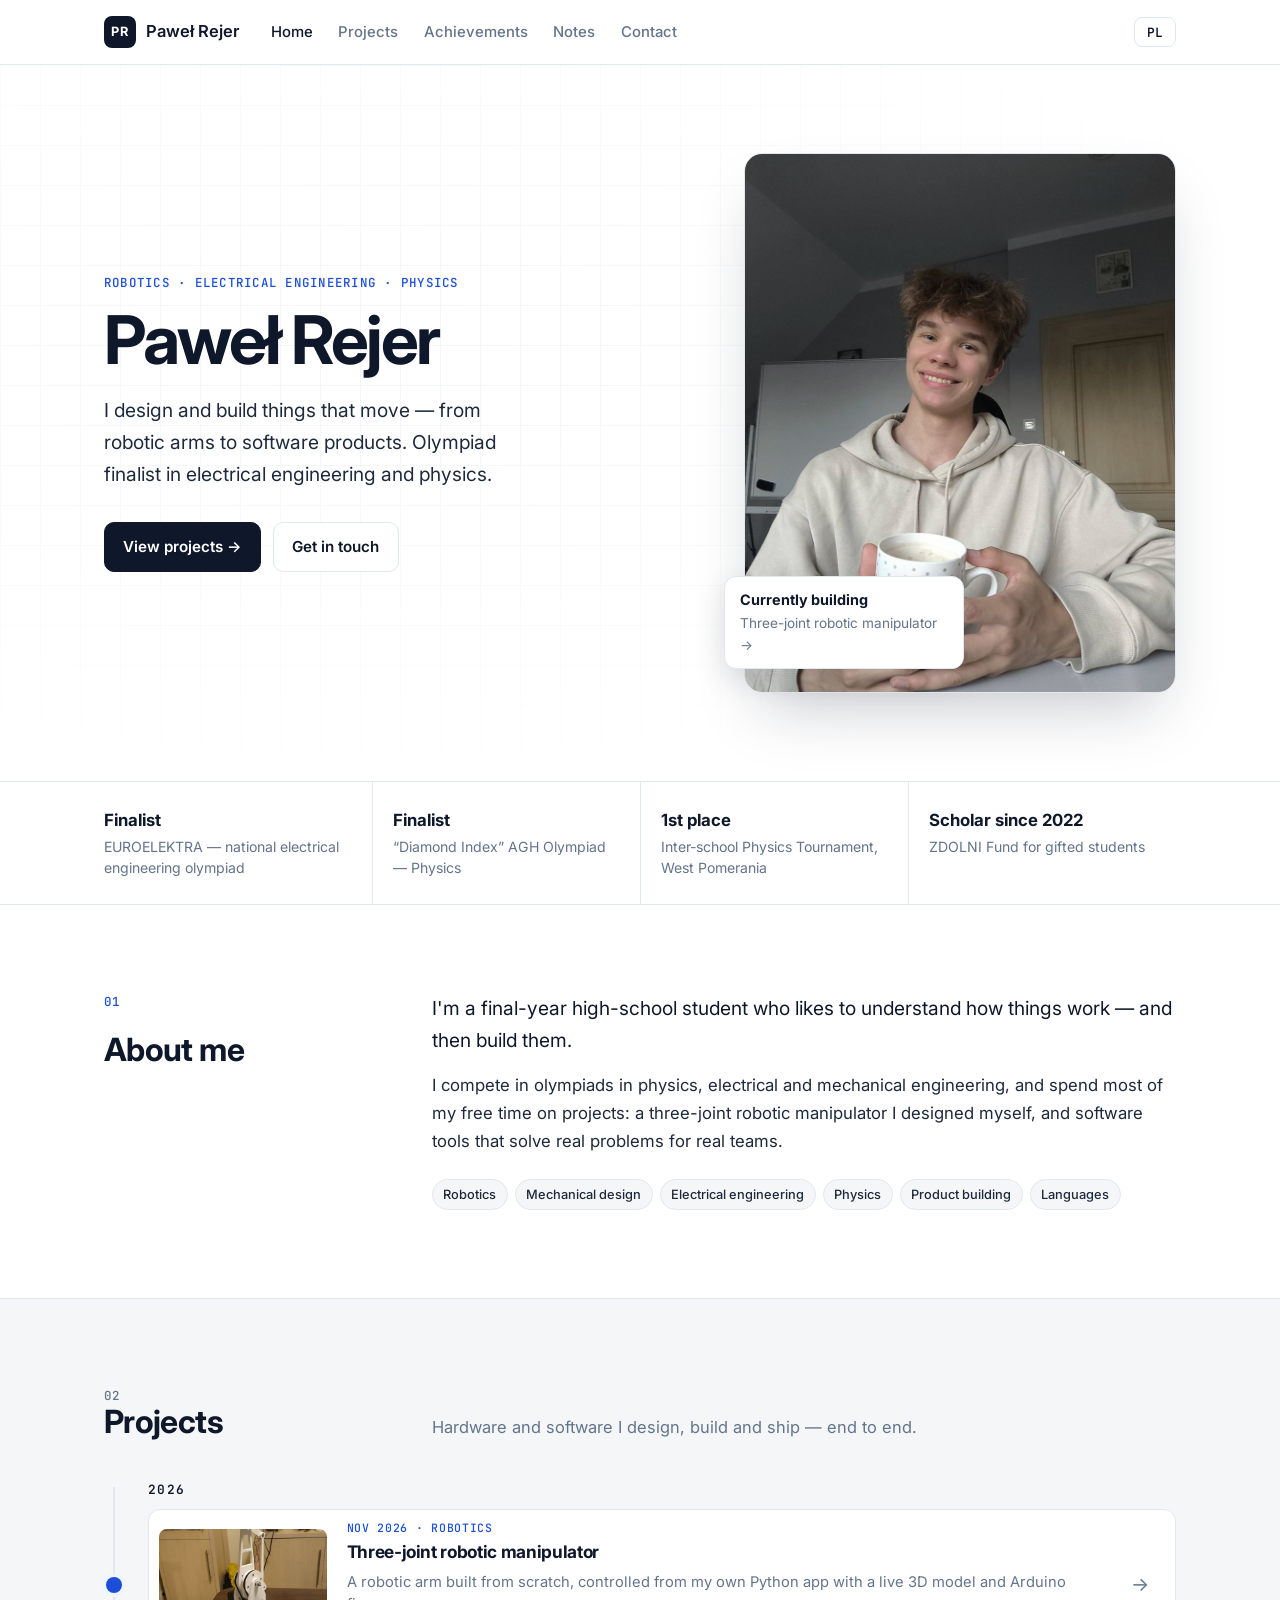
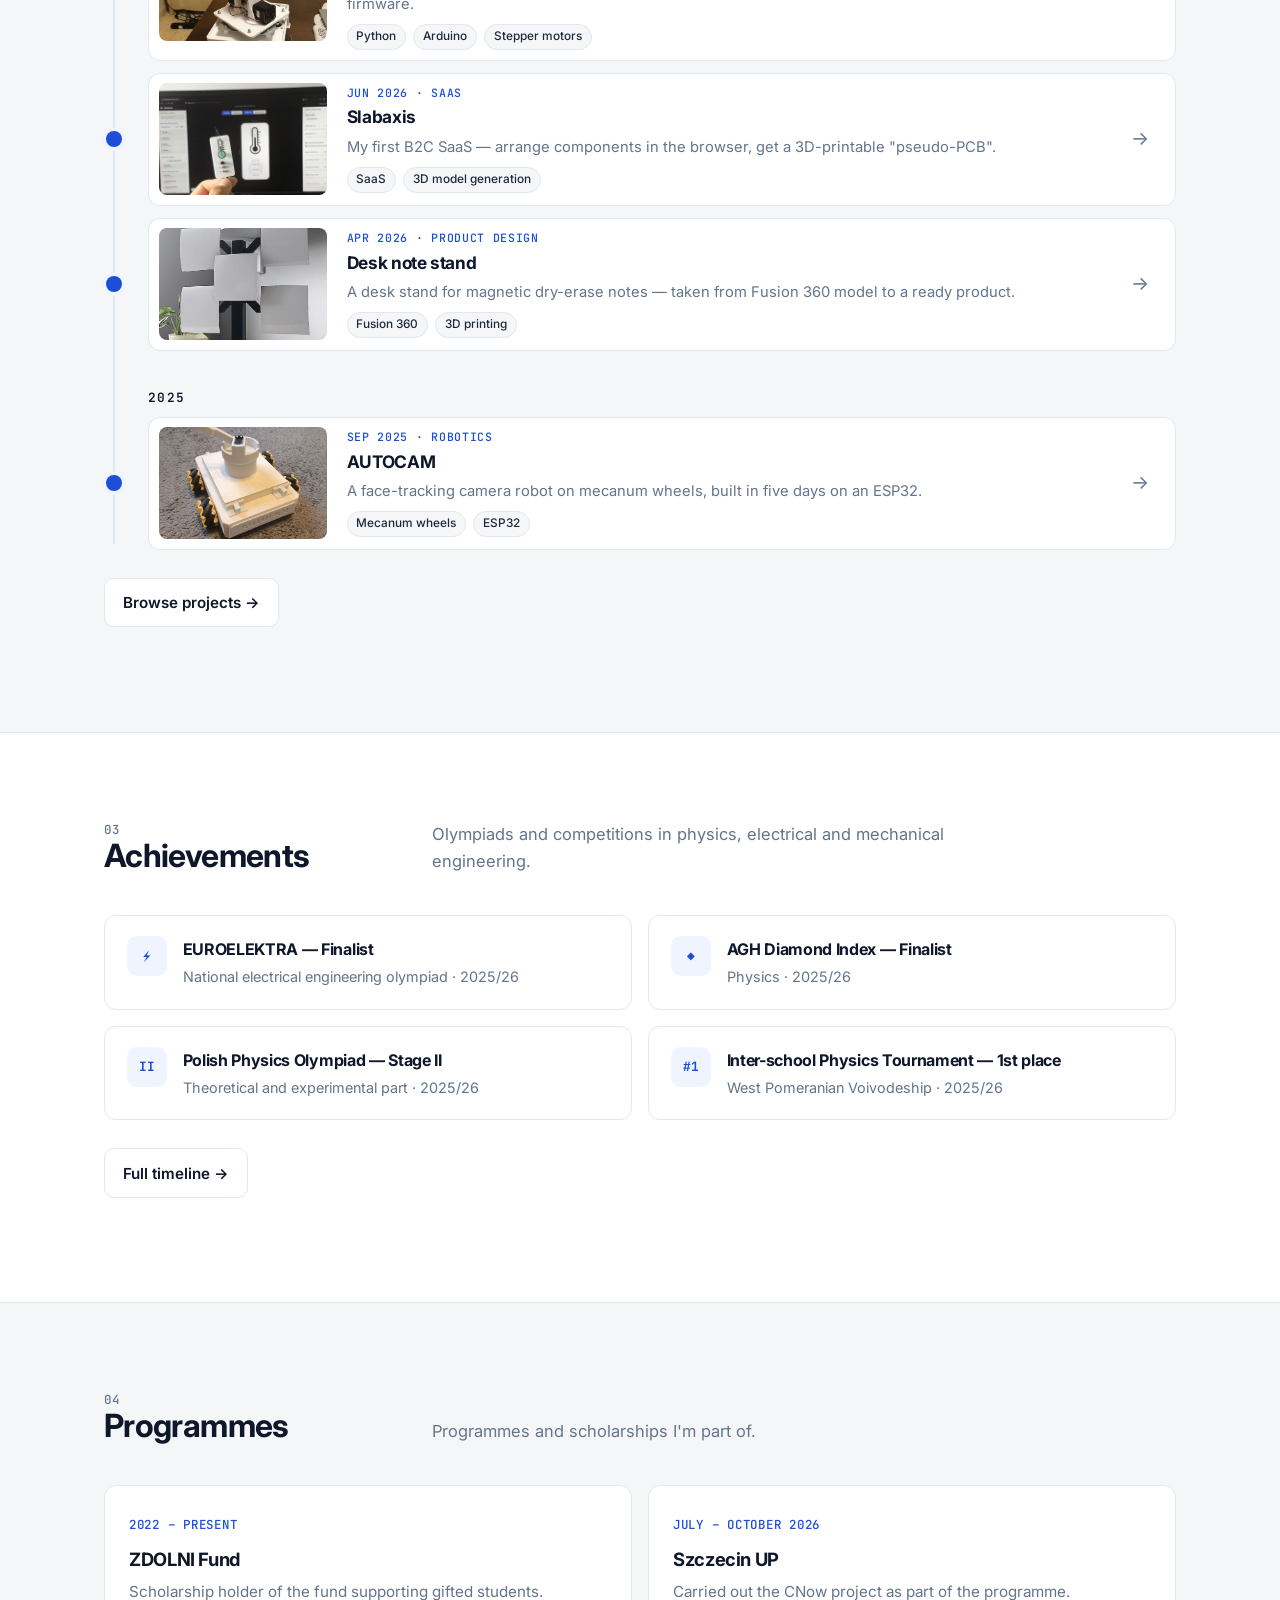
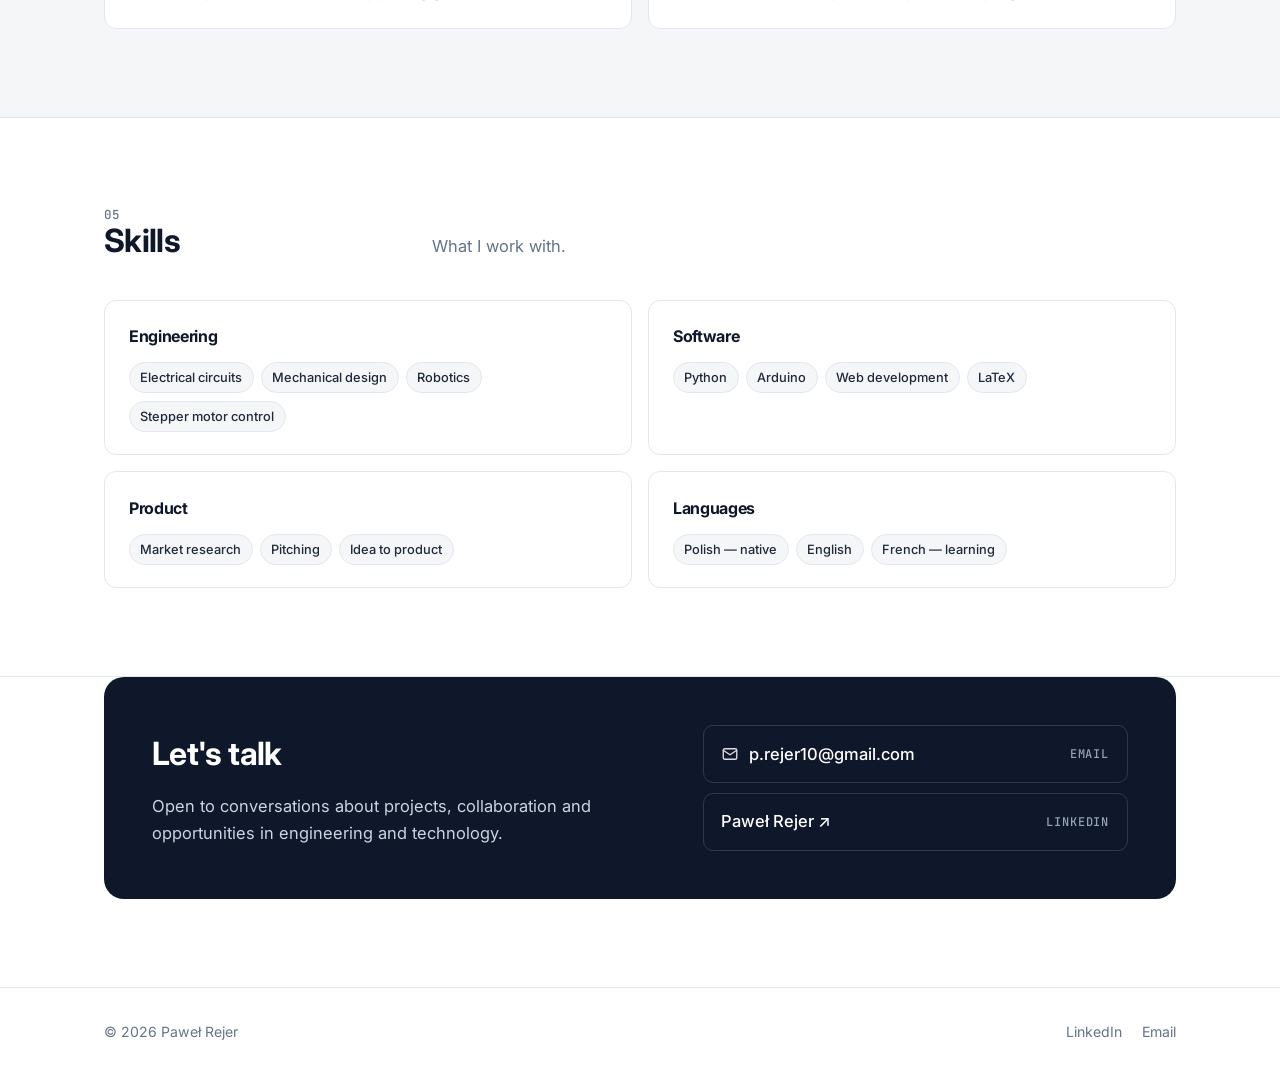
<file: index.html>
<!DOCTYPE html>
<html lang="en">
<head>
  <meta charset="UTF-8">
  <meta name="site-version" content="20261118214422">
  <meta http-equiv="Cache-Control" content="no-cache">
  <meta name="viewport" content="width=device-width, initial-scale=1.0">
  <title>Paweł Rejer — Engineering, Robotics, Physics</title>
  <meta name="description" content="Paweł Rejer — building robots and software. EUROELEKTRA and AGH Diamond Index finalist.">
  <meta property="og:title" content="Paweł Rejer">
  <meta property="og:description" content="Engineering, robotics, physics — projects and achievements.">
  <meta property="og:image" content="https://prejer.github.io/assets/pawel.jpg">
  <link rel="preconnect" href="https://fonts.googleapis.com">
  <link rel="preconnect" href="https://fonts.gstatic.com" crossorigin>
  <link href="https://fonts.googleapis.com/css2?family=Inter:wght@400;500;600;700&family=JetBrains+Mono:wght@500;600&display=swap" rel="stylesheet">
  <link rel="stylesheet" href="style.css?v=20261118214422">
</head>
<body>
  <header class="topbar">
    <div class="wrap">
      <a href="index.html" class="brand"><span class="mark">PR</span><span>Paweł Rejer</span></a>
      <nav>
        <a href="index.html" class="active" data-i18n="nav.home">Home</a>
        <a href="projects.html" data-i18n="nav.projects">Projects</a>
        <a href="competitions.html" data-i18n="nav.competitions">Achievements</a>
        <a href="notes.html" data-i18n="nav.notes">Notes</a>
        <a href="index.html#contact" data-i18n="nav.contact">Contact</a>
      </nav>
      <button class="lang" id="lang-toggle" aria-label="Switch language">PL</button>
    </div>
  </header>

  <main>
    <!-- HERO -->
    <section class="hero">
      <div class="wrap">
        <div>
          <p class="eyebrow" data-i18n="hero.eyebrow">Robotics · Electrical engineering · Physics</p>
          <h1>Paweł Rejer</h1>
          <p class="lead" data-i18n="hero.lead">I design and build things that move — from robotic arms to software products. Olympiad finalist in electrical engineering and physics.</p>
          <div class="btns">
            <a class="btn primary" href="projects.html" data-i18n="hero.cta1">View projects →</a>
            <a class="btn ghost" href="#contact" data-i18n="hero.cta2">Get in touch</a>
          </div>
        </div>
        <div class="hero-media">
          <img src="assets/pawel.jpg" alt="Paweł Rejer" style="object-position:center 30%">
          <a class="tag" href="manipulator.html"><strong data-i18n="hero.tag.t2">Currently building</strong><span class="muted" data-i18n="hero.tag.d2">Three-joint robotic manipulator →</span></a>
        </div>
      </div>
      </div>
    </section>

    <!-- STATS -->
    <section class="stats">
      <div class="wrap">
        <div class="stat"><b data-i18n="st.1.t">Finalist</b><span data-i18n="st.1.d">EUROELEKTRA — national electrical engineering olympiad</span></div>
        <div class="stat"><b data-i18n="st.2.t">Finalist</b><span data-i18n="st.2.d">“Diamond Index” AGH Olympiad — Physics</span></div>
        <div class="stat"><b data-i18n="st.3.t">1st place</b><span data-i18n="st.3.d">Inter-school Physics Tournament, West Pomerania</span></div>
        <div class="stat"><b data-i18n="st.4.t">Scholar since 2022</b><span data-i18n="st.4.d">ZDOLNI Fund for gifted students</span></div>
      </div>
    </section>

    <!-- ABOUT -->
    <section class="section" id="about">
      <div class="wrap split">
        <div>
          <p class="eyebrow">01</p>
          <h2 style="font-size:2rem;margin:0" data-i18n="about.title">About me</h2>
        </div>
        <div class="body">
          <p data-i18n="about.p1">I'm a final-year high-school student who likes to understand how things work — and then build them.</p>
          <p data-i18n="about.p2">I compete in olympiads in physics, electrical and mechanical engineering, and spend most of my free time on projects: a three-joint robotic manipulator I designed myself, and software tools that solve real problems for real teams.</p>
          <ul class="chips" style="margin-top:1.5rem">
            <li data-i18n="about.i1">Robotics</li>
            <li data-i18n="about.i2">Mechanical design</li>
            <li data-i18n="about.i3">Electrical engineering</li>
            <li data-i18n="about.i4">Physics</li>
            <li data-i18n="about.i5">Product building</li>
            <li data-i18n="about.i7">Languages</li>
          </ul>
        </div>
      </div>
    </section>

    <!-- PROJECTS -->
    <section class="section alt">
      <div class="wrap">
        <div class="sec-head">
          <div><p class="eyebrow">02</p><h2 data-i18n="projects.title">Projects</h2></div>
          <p data-i18n="projects.lead">Hardware and software I design, build and ship — end to end.</p>
        </div>
        <ol class="ptl">
          <li class="pt-year">2026</li>
          <li class="pt-item">
            <a class="pt-card" href="manipulator.html">
              <img src="assets/manipulator/thumbs/manipulator-11.jpg" alt="" loading="lazy">
              <div class="pt-body">
                <div class="pt-meta"><time data-i18n="manip.date">Nov 2026</time> · <span data-i18n="feat.cat.robo">Robotics</span></div>
                <h3 data-i18n="manip.title">Three-joint robotic manipulator</h3>
                <p data-i18n="manip.tl">A robotic arm built from scratch, controlled from my own Python app with a live 3D model and Arduino firmware.</p>
                <ul class="chips"><li>Python</li><li>Arduino</li><li data-i18n="chip.steppers">Stepper motors</li></ul>
              </div>
              <span class="pt-arrow">→</span>
            </a>
          </li>
          <li class="pt-item">
            <a class="pt-card" href="slabaxis.html">
              <img src="assets/slabaxis/thumbs/slabaxis-01.jpg" alt="" loading="lazy">
              <div class="pt-body">
                <div class="pt-meta"><time data-i18n="sx.date">Jun 2026</time> · <span data-i18n="feat.cat.saas">SaaS</span></div>
                <h3>Slabaxis</h3>
                <p data-i18n="sx.tl">My first B2C SaaS — arrange components in the browser, get a 3D-printable "pseudo-PCB".</p>
                <ul class="chips"><li>SaaS</li><li data-i18n="sx.c2">3D model generation</li></ul>
              </div>
              <span class="pt-arrow">→</span>
            </a>
          </li>
          <li class="pt-item">
            <a class="pt-card" href="notes-stand.html">
              <img src="assets/stand/thumbs/stand-08.jpg" alt="" loading="lazy">
              <div class="pt-body">
                <div class="pt-meta"><time data-i18n="stand.date">Apr 2026</time> · <span data-i18n="feat.cat.prod">Product design</span></div>
                <h3 data-i18n="stand.title">Desk note stand</h3>
                <p data-i18n="stand.tl">A desk stand for magnetic dry-erase notes — taken from Fusion 360 model to a ready product.</p>
                <ul class="chips"><li>Fusion 360</li><li data-i18n="chip.3dp">3D printing</li></ul>
              </div>
              <span class="pt-arrow">→</span>
            </a>
          </li>
          <li class="pt-year">2025</li>
          <li class="pt-item">
            <a class="pt-card" href="autocam.html">
              <img src="assets/autocam/thumbs/autocam-03.jpg" alt="" loading="lazy">
              <div class="pt-body">
                <div class="pt-meta"><time data-i18n="ac.date">Sep 2025</time> · <span data-i18n="feat.cat.robo">Robotics</span></div>
                <h3>AUTOCAM</h3>
                <p data-i18n="ac.tl">A face-tracking camera robot on mecanum wheels, built in five days on an ESP32.</p>
                <ul class="chips"><li data-i18n="ac.c1">Mecanum wheels</li><li>ESP32</li></ul>
              </div>
              <span class="pt-arrow">→</span>
            </a>
          </li>
        </ol>
        <p style="margin-top:1.75rem"><a class="btn ghost" href="projects.html" data-i18n="more.allprojects">Browse projects →</a></p>
      </div>
    </section>

    <!-- ACHIEVEMENTS -->
    <section class="section">
      <div class="wrap">
        <div class="sec-head">
          <div><p class="eyebrow">03</p><h2 data-i18n="comp.title">Achievements</h2></div>
          <p data-i18n="comp.homelead">Olympiads and competitions in physics, electrical and mechanical engineering.</p>
        </div>
        <div class="ach">
          <div class="item"><div class="ico">⚡</div><div><h3 data-i18n="ach.1.t">EUROELEKTRA — Finalist</h3><p data-i18n="ach.1.d">National electrical engineering olympiad · 2025/26</p></div></div>
          <div class="item"><div class="ico">◆</div><div><h3 data-i18n="ach.2.t">AGH Diamond Index — Finalist</h3><p data-i18n="ach.2.d">Physics · 2025/26</p></div></div>
          <div class="item"><div class="ico">II</div><div><h3 data-i18n="ach.3.t">Polish Physics Olympiad — Stage II</h3><p data-i18n="ach.3.d">Theoretical and experimental part · 2025/26</p></div></div>
          <div class="item"><div class="ico">#1</div><div><h3 data-i18n="ach.4.t">Inter-school Physics Tournament — 1st place</h3><p data-i18n="ach.4.d">West Pomeranian Voivodeship · 2025/26</p></div></div>
        </div>
        <p style="margin-top:1.75rem"><a class="btn ghost" href="competitions.html" data-i18n="more.timeline">Full timeline →</a></p>
      </div>
    </section>

    <!-- PROGRAMMES -->
    <section class="section alt" id="programs">
      <div class="wrap">
        <div class="sec-head">
          <div><p class="eyebrow">04</p><h2 data-i18n="prog.title">Programmes</h2></div>
          <p data-i18n="prog.lead">Programmes and scholarships I'm part of.</p>
        </div>
        <div class="prog">
          <div class="item">
            <time data-i18n="prog.zdolni.when">2022 – present</time>
            <h3 data-i18n="prog.zdolni.name">ZDOLNI Fund</h3>
            <p data-i18n="prog.zdolni.desc">Scholarship holder of the fund supporting gifted students.</p>
          </div>
          <div class="item">
            <time data-i18n="prog.up.when">July – October 2026</time>
            <h3>Szczecin UP</h3>
            <p data-i18n="prog.up.desc">Carried out the CNow project as part of the programme.</p>
          </div>
        </div>
      </div>
    </section>

    <!-- SKILLS -->
    <section class="section" id="skills">
      <div class="wrap">
        <div class="sec-head">
          <div><p class="eyebrow">05</p><h2 data-i18n="skills.title">Skills</h2></div>
          <p data-i18n="skills.lead">What I work with.</p>
        </div>
        <div class="skills">
          <div class="skill"><h3 data-i18n="skills.eng">Engineering</h3><ul class="chips"><li data-i18n="sk.e1">Electrical circuits</li><li data-i18n="sk.e2">Mechanical design</li><li data-i18n="sk.e3">Robotics</li><li data-i18n="sk.e4">Stepper motor control</li></ul></div>
          <div class="skill"><h3 data-i18n="skills.sw">Software</h3><ul class="chips"><li>Python</li><li>Arduino</li><li data-i18n="sk.s3">Web development</li><li>LaTeX</li></ul></div>
          <div class="skill"><h3 data-i18n="skills.biz">Product</h3><ul class="chips"><li data-i18n="sk.b1">Market research</li><li data-i18n="sk.b2">Pitching</li><li data-i18n="sk.b3">Idea to product</li></ul></div>
          <div class="skill"><h3 data-i18n="skills.lang">Languages</h3><ul class="chips"><li data-i18n="sk.l1">Polish — native</li><li data-i18n="sk.l2">English</li><li data-i18n="sk.l3">French — learning</li></ul></div>
        </div>
      </div>
    </section>

    <!-- CONTACT -->
    <section class="section" id="contact" style="padding-top:0">
      <div class="wrap">
        <div class="contact-card">
          <div>
            <h2 data-i18n="contact.title">Let's talk</h2>
            <p data-i18n="contact.p">Open to conversations about projects, collaboration and opportunities in engineering and technology.</p>
          </div>
          <div class="contact-links">
            <a href="mailto:p.rejer10@gmail.com"><span class="ci"><svg width="18" height="18" viewBox="0 0 24 24" fill="none" stroke="currentColor" stroke-width="1.8" stroke-linecap="round" stroke-linejoin="round" aria-hidden="true"><rect x="3" y="5" width="18" height="14" rx="2"/><path d="m3 7 9 6 9-6"/></svg>p.rejer10@gmail.com</span><small>Email</small></a>
            <a href="https://www.linkedin.com/in/pawel-rejer/" target="_blank" rel="noopener"><span class="ci">Paweł Rejer ↗</span><small>LinkedIn</small></a>
          </div>
        </div>
      </div>
    </section>
  </main>

  <footer>
    <div class="wrap">
      <span>© <span class="year"></span> Paweł Rejer</span>
      <nav><a href="https://www.linkedin.com/in/pawel-rejer/" target="_blank" rel="noopener">LinkedIn</a><a href="mailto:p.rejer10@gmail.com">Email</a></nav>
    </div>
  </footer>
  <script src="script.js?v=20261118214422"></script>
</body>
</html>
</file>
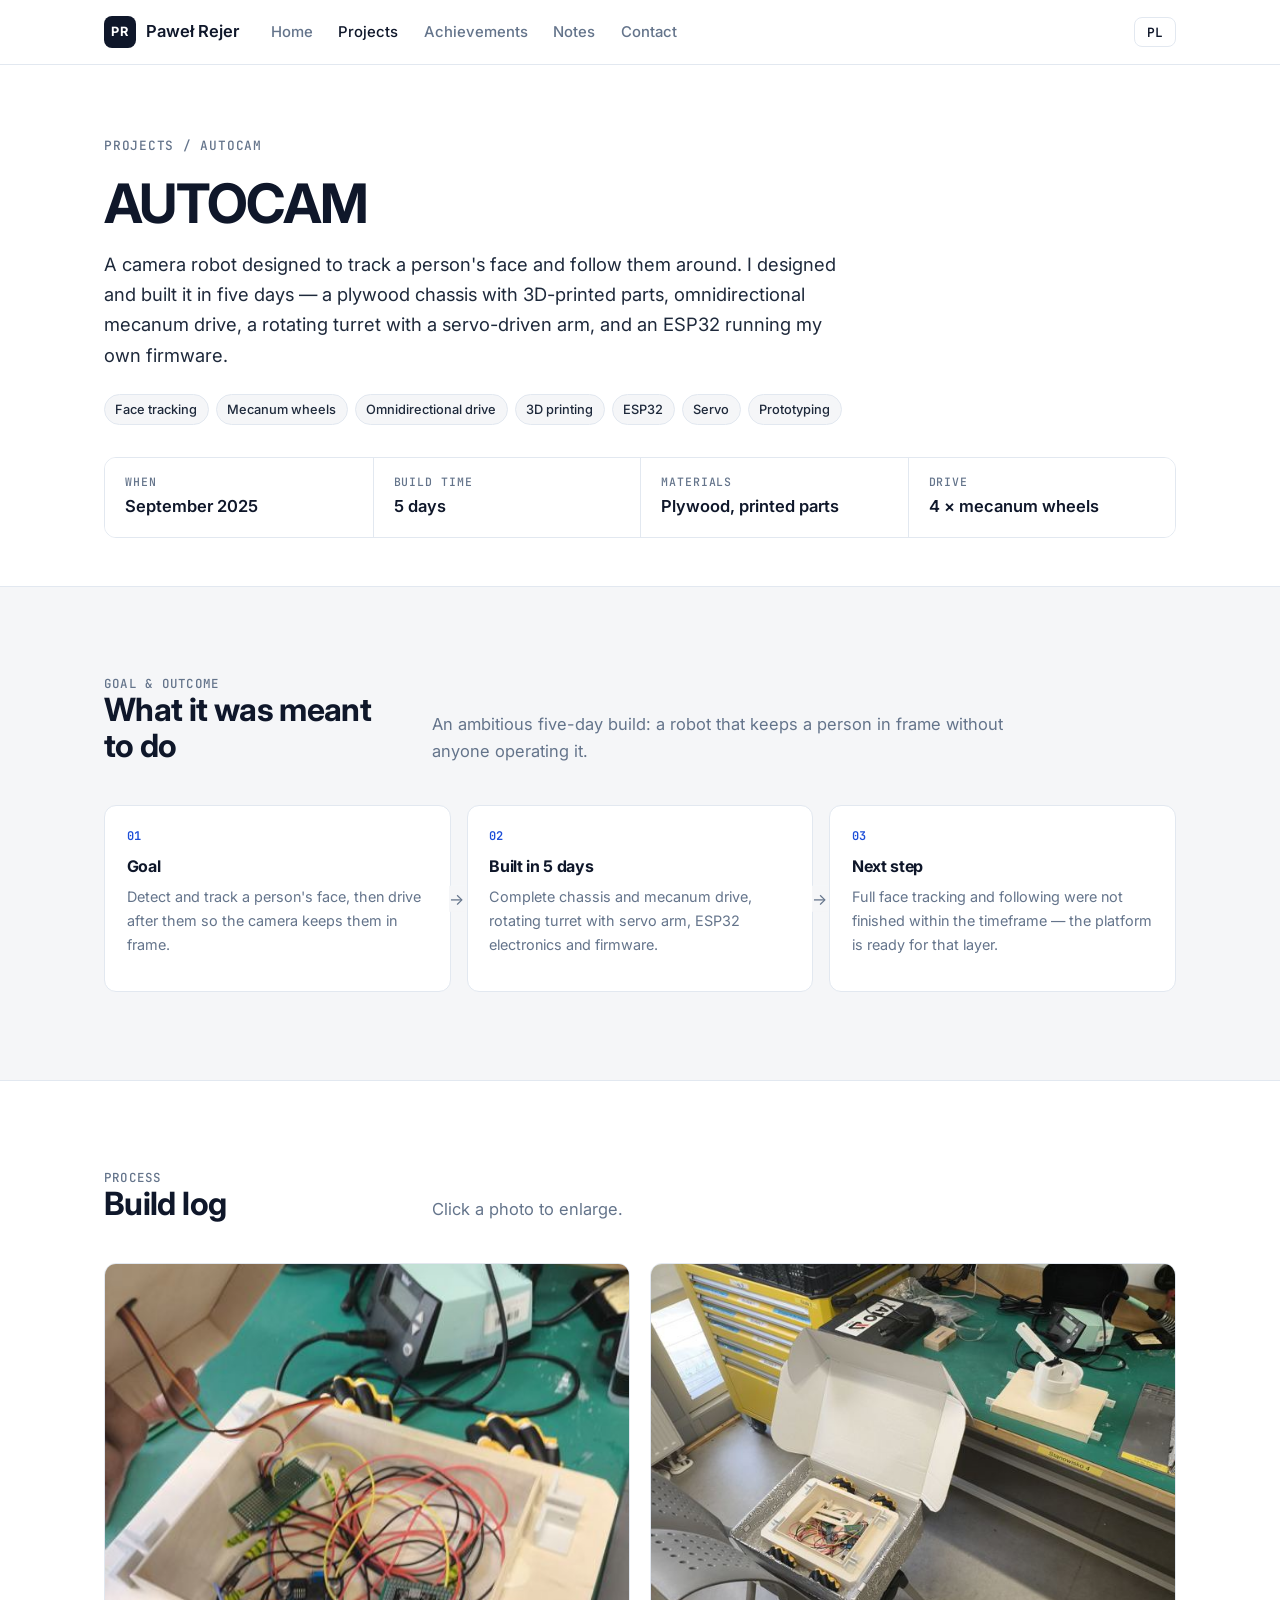
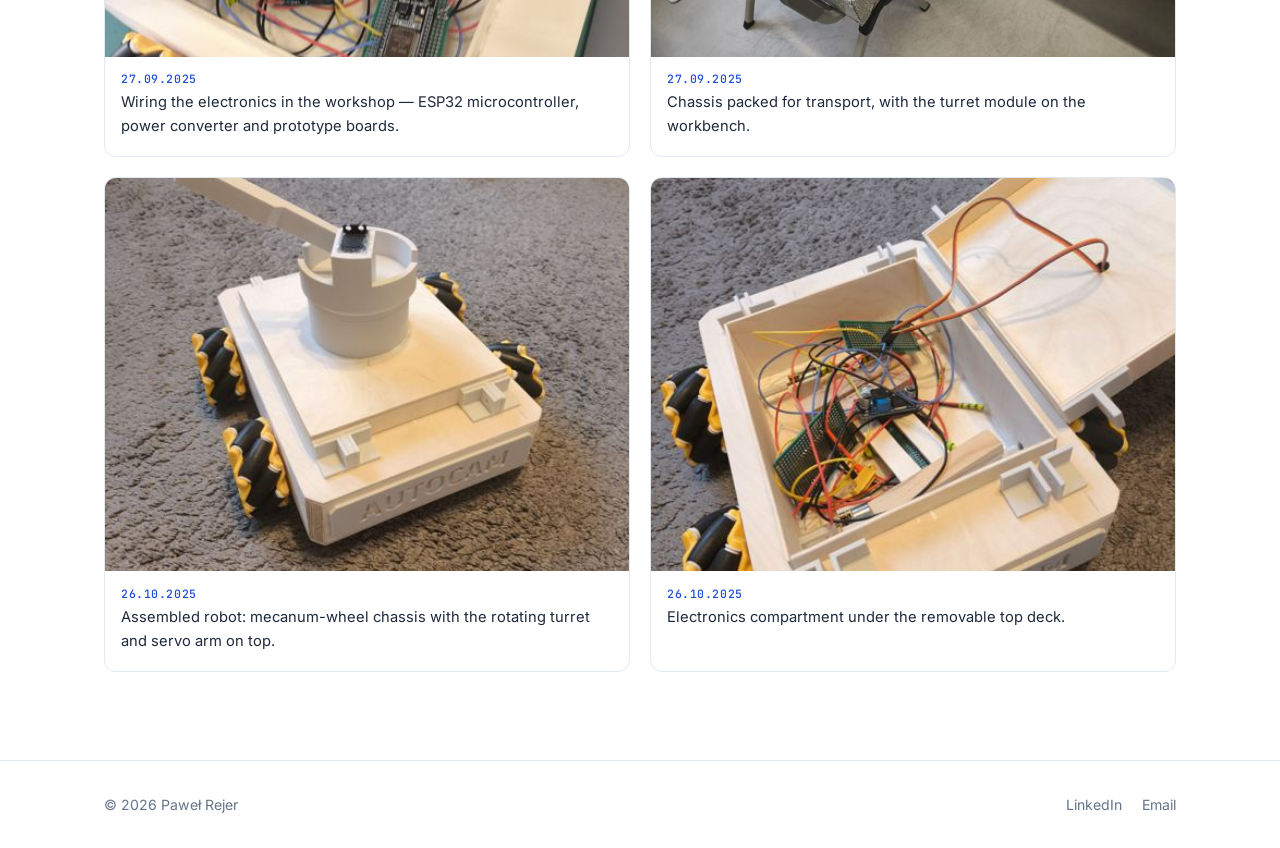
<file: autocam.html>
<!DOCTYPE html>
<html lang="en">
<head>
  <meta charset="UTF-8">
  <meta name="site-version" content="20261118214422">
  <meta http-equiv="Cache-Control" content="no-cache">
  <meta name="viewport" content="width=device-width, initial-scale=1.0">
  <title>AUTOCAM — Paweł Rejer</title>
  <meta name="description" content="AUTOCAM — a camera robot meant to track a face and follow a person, on mecanum wheels, designed and built in 5 days by Paweł Rejer.">
  <meta property="og:image" content="https://prejer.github.io/assets/autocam/autocam-03.jpg">
  <link rel="preconnect" href="https://fonts.googleapis.com">
  <link rel="preconnect" href="https://fonts.gstatic.com" crossorigin>
  <link href="https://fonts.googleapis.com/css2?family=Inter:wght@400;500;600;700&family=JetBrains+Mono:wght@500;600&display=swap" rel="stylesheet">
  <link rel="stylesheet" href="style.css?v=20261118214422">
</head>
<body>
  <header class="topbar">
    <div class="wrap">
      <a href="index.html" class="brand"><span class="mark">PR</span><span>Paweł Rejer</span></a>
      <nav>
        <a href="index.html" data-i18n="nav.home">Home</a>
        <a href="projects.html" class="active" data-i18n="nav.projects">Projects</a>
        <a href="competitions.html" data-i18n="nav.competitions">Achievements</a>
        <a href="notes.html" data-i18n="nav.notes">Notes</a>
        <a href="index.html#contact" data-i18n="nav.contact">Contact</a>
      </nav>
      <button class="lang" id="lang-toggle" aria-label="Switch language">PL</button>
    </div>
  </header>

  <main>
    <section class="page-head">
      <div class="wrap">
        <div class="crumbs"><a href="projects.html" data-i18n="nav.projects">Projects</a> / <span>AUTOCAM</span></div>
        <h1>AUTOCAM</h1>
        <p class="lead" data-i18n="ac.desc">A camera robot designed to track a person's face and follow them around. I designed and built it in five days — a plywood chassis with 3D-printed parts, omnidirectional mecanum drive, a rotating turret with a servo-driven arm, and an ESP32 running my own firmware.</p>
        <ul class="chips"><li data-i18n="ac.c4">Face tracking</li><li data-i18n="ac.c1">Mecanum wheels</li><li data-i18n="ac.c2">Omnidirectional drive</li><li data-i18n="chip.3dp">3D printing</li><li>ESP32</li><li data-i18n="ac.c3">Servo</li><li data-i18n="chip.proto">Prototyping</li></ul>
        <dl class="facts">
          <div><dt data-i18n="sf.when">When</dt><dd data-i18n="ac.when">September 2025</dd></div>
          <div><dt data-i18n="ac.time">Build time</dt><dd data-i18n="ac.time.v">5 days</dd></div>
          <div><dt data-i18n="sf.mat">Materials</dt><dd data-i18n="ac.mat.v">Plywood, printed parts</dd></div>
          <div><dt data-i18n="ac.drive">Drive</dt><dd data-i18n="ac.drive.v">4 × mecanum wheels</dd></div>
        </dl>
      </div>
    </section>

    <section class="section alt">
      <div class="wrap">
        <div class="sec-head">
          <div><p class="eyebrow" data-i18n="ac.glabel2">Goal &amp; outcome</p><h2 data-i18n="ac.gtitle2">What it was meant to do</h2></div>
          <p data-i18n="ac.glead">An ambitious five-day build: a robot that keeps a person in frame without anyone operating it.</p>
        </div>
        <div class="pipeline" style="grid-template-columns:repeat(3,1fr)">
          <div class="step"><h3 data-i18n="ac.s1.t">Goal</h3><p data-i18n="ac.s1.d">Detect and track a person's face, then drive after them so the camera keeps them in frame.</p></div>
          <div class="step"><h3 data-i18n="ac.s2.t">Built in 5 days</h3><p data-i18n="ac.s2.d">Complete chassis and mecanum drive, rotating turret with servo arm, ESP32 electronics and firmware.</p></div>
          <div class="step"><h3 data-i18n="ac.s3.t">Next step</h3><p data-i18n="ac.s3.d">Full face tracking and following were not finished within the timeframe — the platform is ready for that layer.</p></div>
        </div>
      </div>
    </section>

    <section class="section">
      <div class="wrap">
        <div class="sec-head">
          <div><p class="eyebrow" data-i18n="log.label">Process</p><h2 data-i18n="log.title">Build log</h2></div>
          <p data-i18n="log.lead2">Click a photo to enlarge.</p>
        </div>
        <ol class="log" style="grid-template-columns:repeat(2,1fr)">
          <li><figure><img class="zoom" src="assets/autocam/thumbs/autocam-01.jpg" data-full="assets/autocam/autocam-01.jpg" alt="" loading="lazy"><figcaption><time>27.09.2025</time><span data-i18n="ac.p3">Wiring the electronics in the workshop — ESP32 microcontroller, power converter and prototype boards.</span></figcaption></figure></li>
          <li><figure><img class="zoom" src="assets/autocam/thumbs/autocam-02.jpg" data-full="assets/autocam/autocam-02.jpg" alt="" loading="lazy"><figcaption><time>27.09.2025</time><span data-i18n="ac.p4">Chassis packed for transport, with the turret module on the workbench.</span></figcaption></figure></li>
          <li><figure><img class="zoom" src="assets/autocam/thumbs/autocam-03.jpg" data-full="assets/autocam/autocam-03.jpg" alt="" loading="lazy"><figcaption><time>26.10.2025</time><span data-i18n="ac.p1">Assembled robot: mecanum-wheel chassis with the rotating turret and servo arm on top.</span></figcaption></figure></li>
          <li><figure><img class="zoom" src="assets/autocam/thumbs/autocam-04.jpg" data-full="assets/autocam/autocam-04.jpg" alt="" loading="lazy"><figcaption><time>26.10.2025</time><span data-i18n="ac.p2">Electronics compartment under the removable top deck.</span></figcaption></figure></li>
        </ol>
      </div>
    </section>
  </main>

  <footer>
    <div class="wrap">
      <span>© <span class="year"></span> Paweł Rejer</span>
      <nav><a href="https://www.linkedin.com/in/pawel-rejer/" target="_blank" rel="noopener">LinkedIn</a><a href="mailto:p.rejer10@gmail.com">Email</a></nav>
    </div>
  </footer>
  <script src="script.js?v=20261118214422"></script>
</body>
</html>
</file>
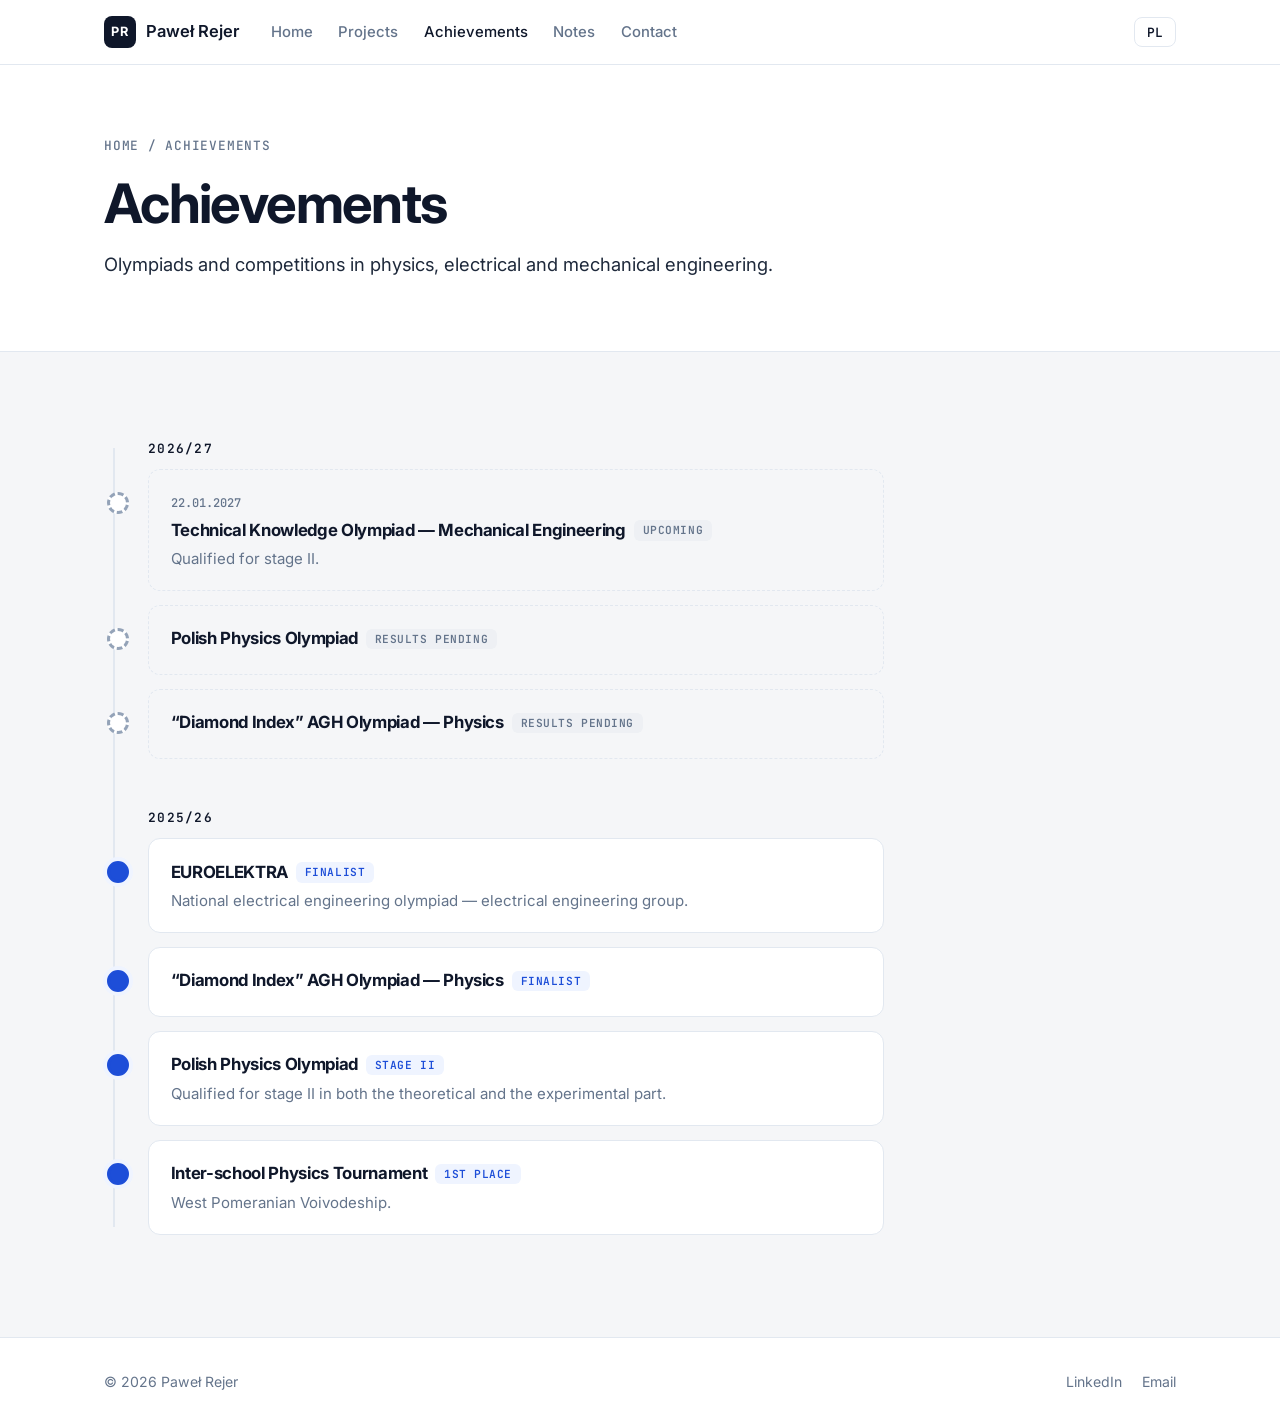
<file: competitions.html>
<!DOCTYPE html>
<html lang="en">
<head>
  <meta charset="UTF-8">
  <meta name="site-version" content="20261118214422">
  <meta http-equiv="Cache-Control" content="no-cache">
  <meta name="viewport" content="width=device-width, initial-scale=1.0">
  <title>Achievements — Paweł Rejer</title>
  <link rel="preconnect" href="https://fonts.googleapis.com">
  <link rel="preconnect" href="https://fonts.gstatic.com" crossorigin>
  <link href="https://fonts.googleapis.com/css2?family=Inter:wght@400;500;600;700&family=JetBrains+Mono:wght@500;600&display=swap" rel="stylesheet">
  <link rel="stylesheet" href="style.css?v=20261118214422">
</head>
<body>
  <header class="topbar">
    <div class="wrap">
      <a href="index.html" class="brand"><span class="mark">PR</span><span>Paweł Rejer</span></a>
      <nav>
        <a href="index.html" data-i18n="nav.home">Home</a>
        <a href="projects.html" data-i18n="nav.projects">Projects</a>
        <a href="competitions.html" class="active" data-i18n="nav.competitions">Achievements</a>
        <a href="notes.html" data-i18n="nav.notes">Notes</a>
        <a href="index.html#contact" data-i18n="nav.contact">Contact</a>
      </nav>
      <button class="lang" id="lang-toggle" aria-label="Switch language">PL</button>
    </div>
  </header>

  <main>
    <section class="page-head">
      <div class="wrap">
        <div class="crumbs"><a href="index.html" data-i18n="nav.home">Home</a> / <span data-i18n="nav.competitions">Achievements</span></div>
        <h1 data-i18n="comp.title">Achievements</h1>
        <p class="lead" data-i18n="comp.lead">Olympiads and competitions in physics, electrical and mechanical engineering.</p>
      </div>
    </section>

    <section class="section alt">
      <div class="wrap">
        <!--
          HOW TO EDIT: each event is one <li class="ev">.
          class="ev done"      → achieved (filled dot)
          class="ev upcoming"  → still ahead / waiting (dashed)
          Polish text for each data-i18n key lives in script.js.
        -->
        <ol class="timeline">
          <li class="year">2026/27</li>
          <li class="ev upcoming">
            <time>22.01.2027</time>
            <h3><span data-i18n="comp.owt.name">Technical Knowledge Olympiad — Mechanical Engineering</span> <span class="badge" data-i18n="b.upcoming">Upcoming</span></h3>
            <p data-i18n="t.owt2">Qualified for stage II.</p>
          </li>
          <li class="ev upcoming">
            <h3><span data-i18n="comp.of.name">Polish Physics Olympiad</span> <span class="badge" data-i18n="b.pending">Results pending</span></h3>
          </li>
          <li class="ev upcoming">
            <h3><span data-i18n="comp.agh.name">“Diamond Index” AGH Olympiad — Physics</span> <span class="badge" data-i18n="b.pending">Results pending</span></h3>
          </li>

          <li class="year">2025/26</li>
          <li class="ev done">
            <h3>EUROELEKTRA <span class="badge win" data-i18n="b.finalist">Finalist</span></h3>
            <p data-i18n="t.euro">National electrical engineering olympiad — electrical engineering group.</p>
          </li>
          <li class="ev done">
            <h3><span data-i18n="comp.agh.name">“Diamond Index” AGH Olympiad — Physics</span> <span class="badge win" data-i18n="b.finalist">Finalist</span></h3>
          </li>
          <li class="ev done">
            <h3><span data-i18n="comp.of.name">Polish Physics Olympiad</span> <span class="badge win" data-i18n="b.stage2">Stage II</span></h3>
            <p data-i18n="t.of25">Qualified for stage II in both the theoretical and the experimental part.</p>
          </li>
          <li class="ev done">
            <h3><span data-i18n="comp.mtf.name">Inter-school Physics Tournament</span> <span class="badge win" data-i18n="b.first">1st place</span></h3>
            <p data-i18n="t.mtf">West Pomeranian Voivodeship.</p>
          </li>
        </ol>
      </div>
    </section>
  </main>

  <footer>
    <div class="wrap">
      <span>© <span class="year"></span> Paweł Rejer</span>
      <nav><a href="https://www.linkedin.com/in/pawel-rejer/" target="_blank" rel="noopener">LinkedIn</a><a href="mailto:p.rejer10@gmail.com">Email</a></nav>
    </div>
  </footer>
  <script src="script.js?v=20261118214422"></script>
</body>
</html>
</file>
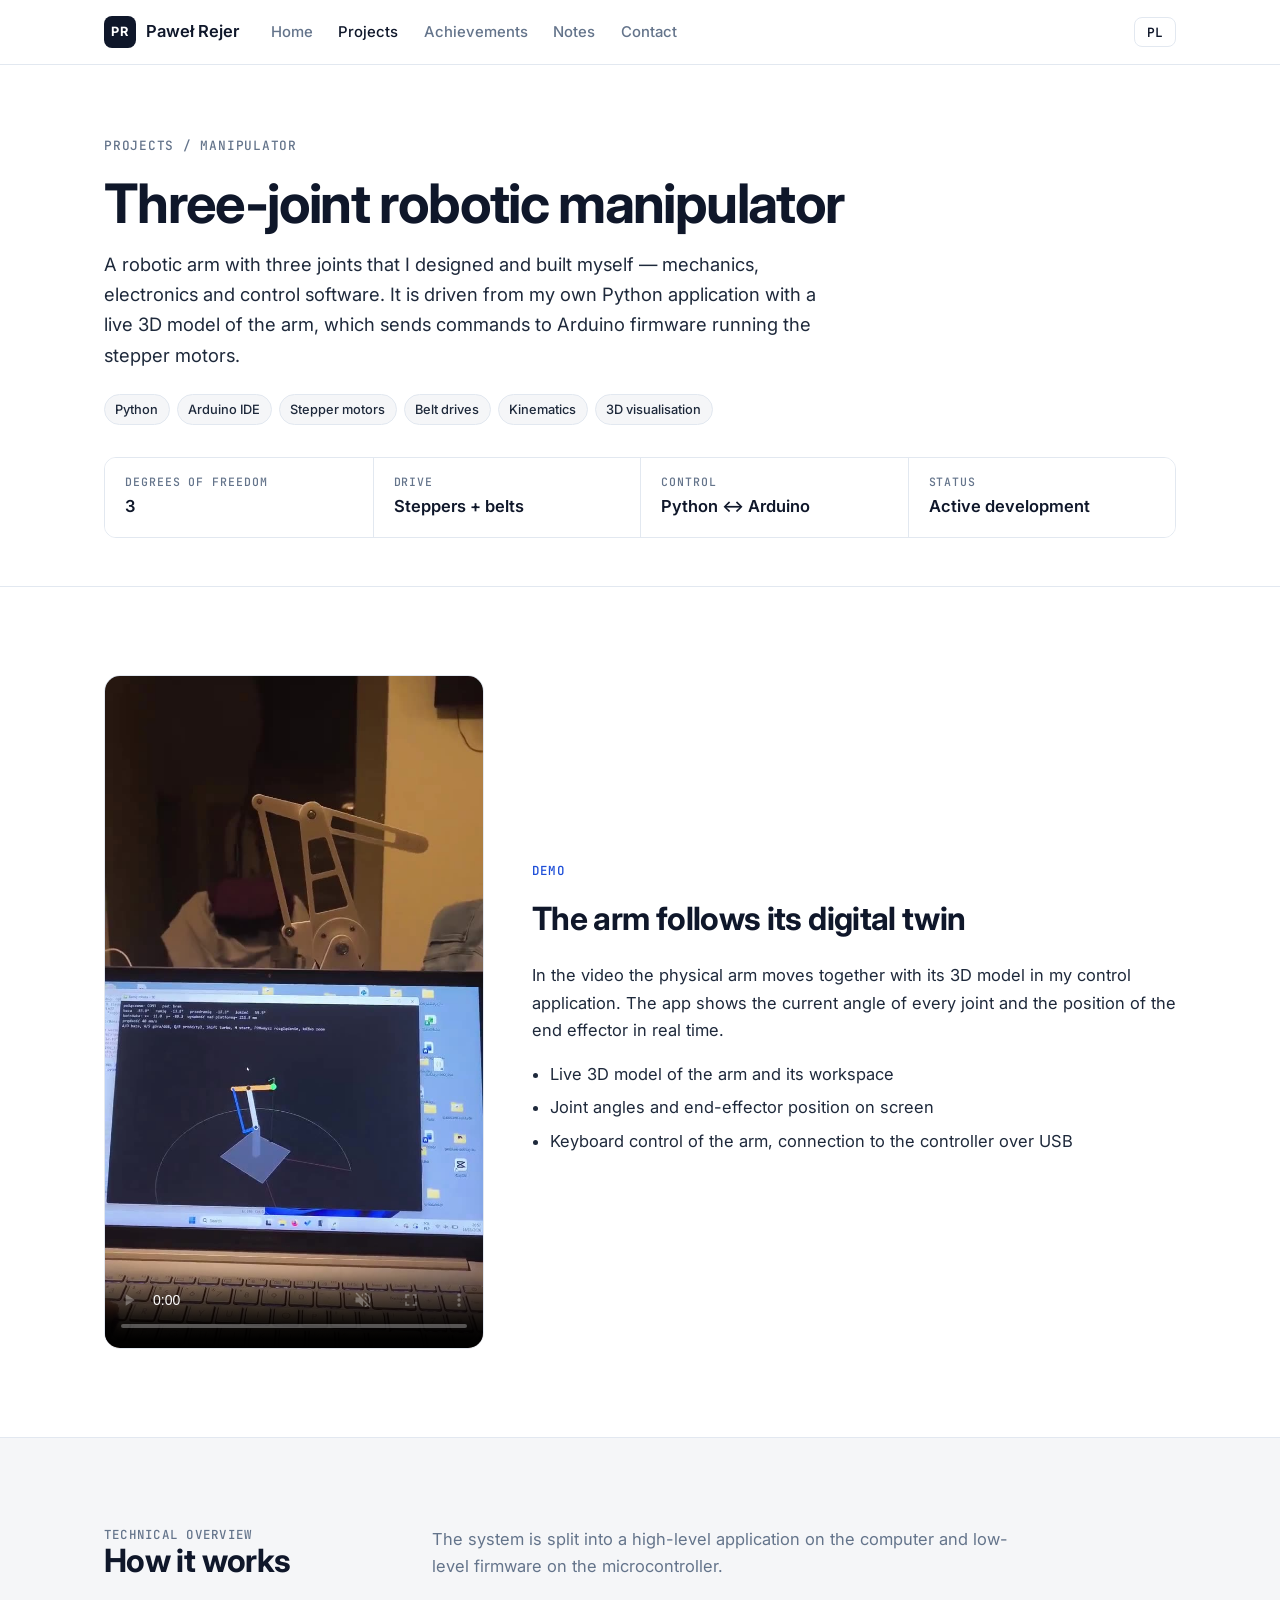
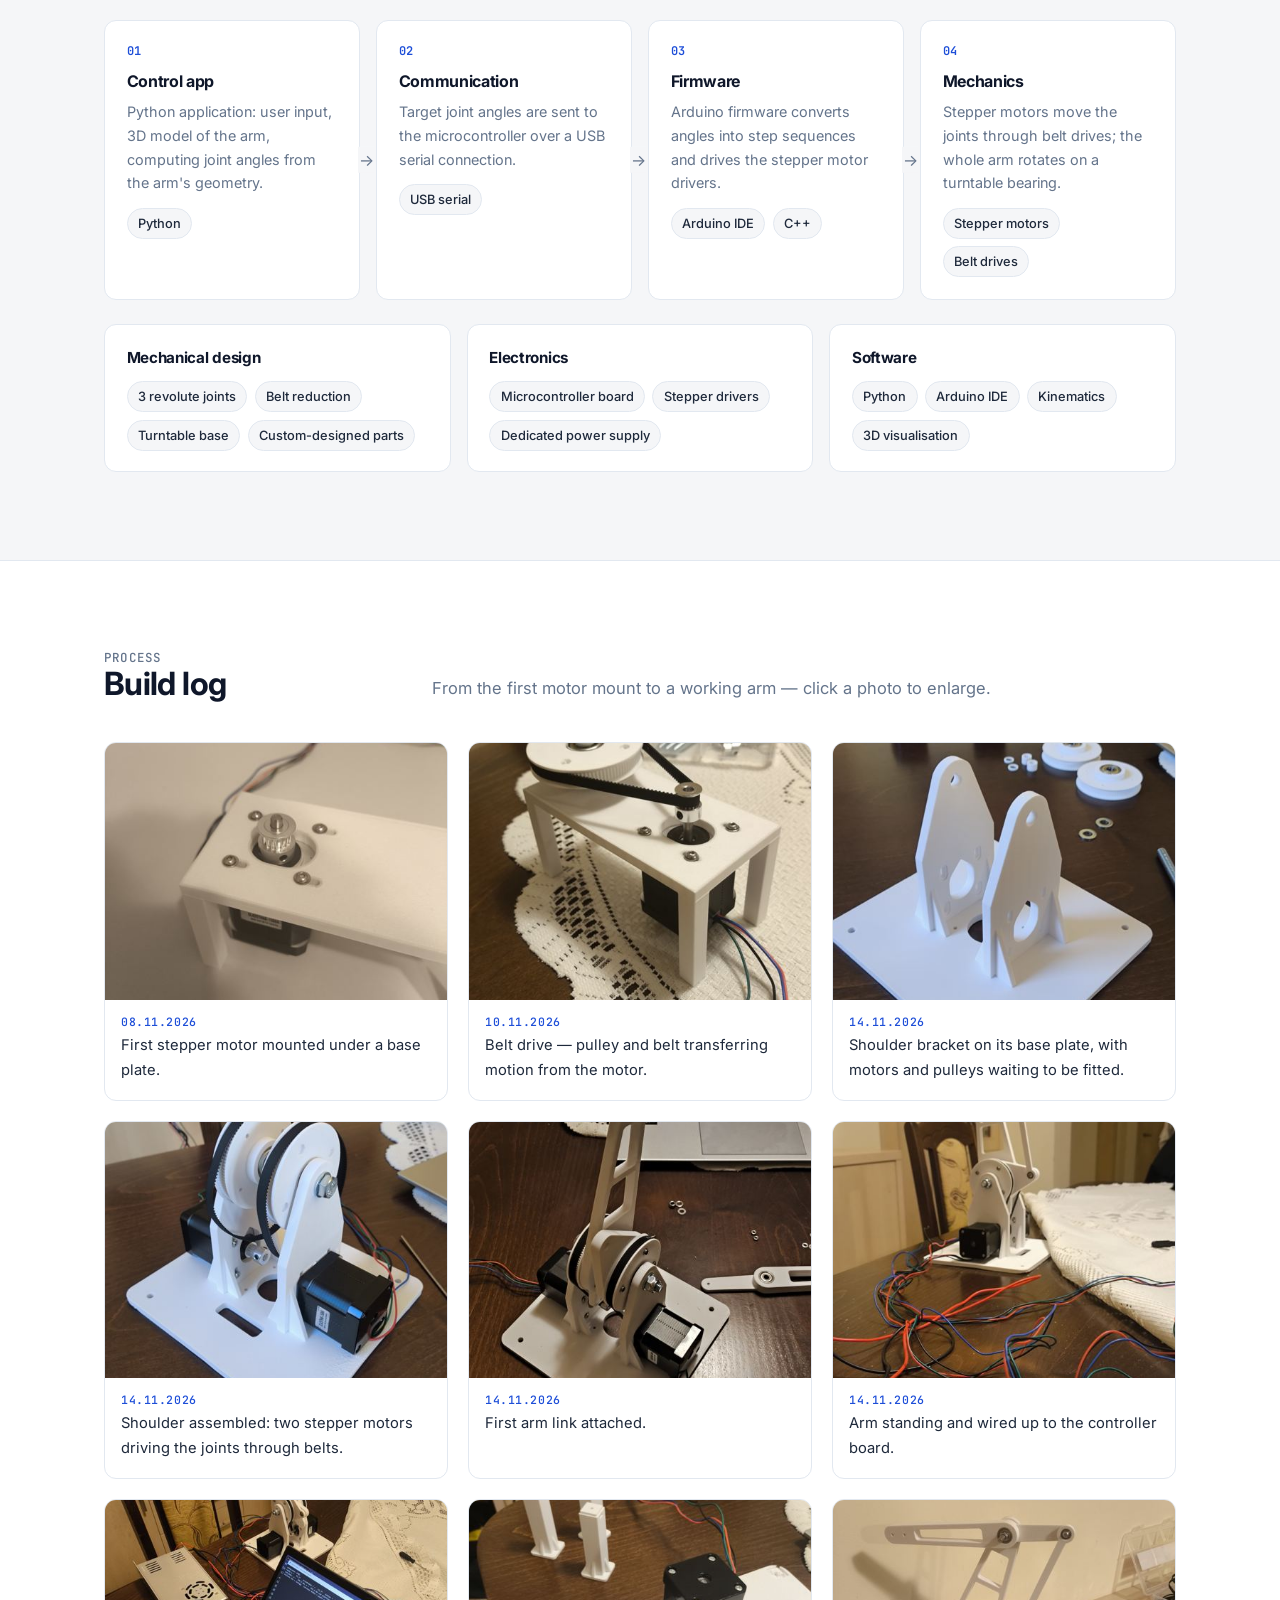
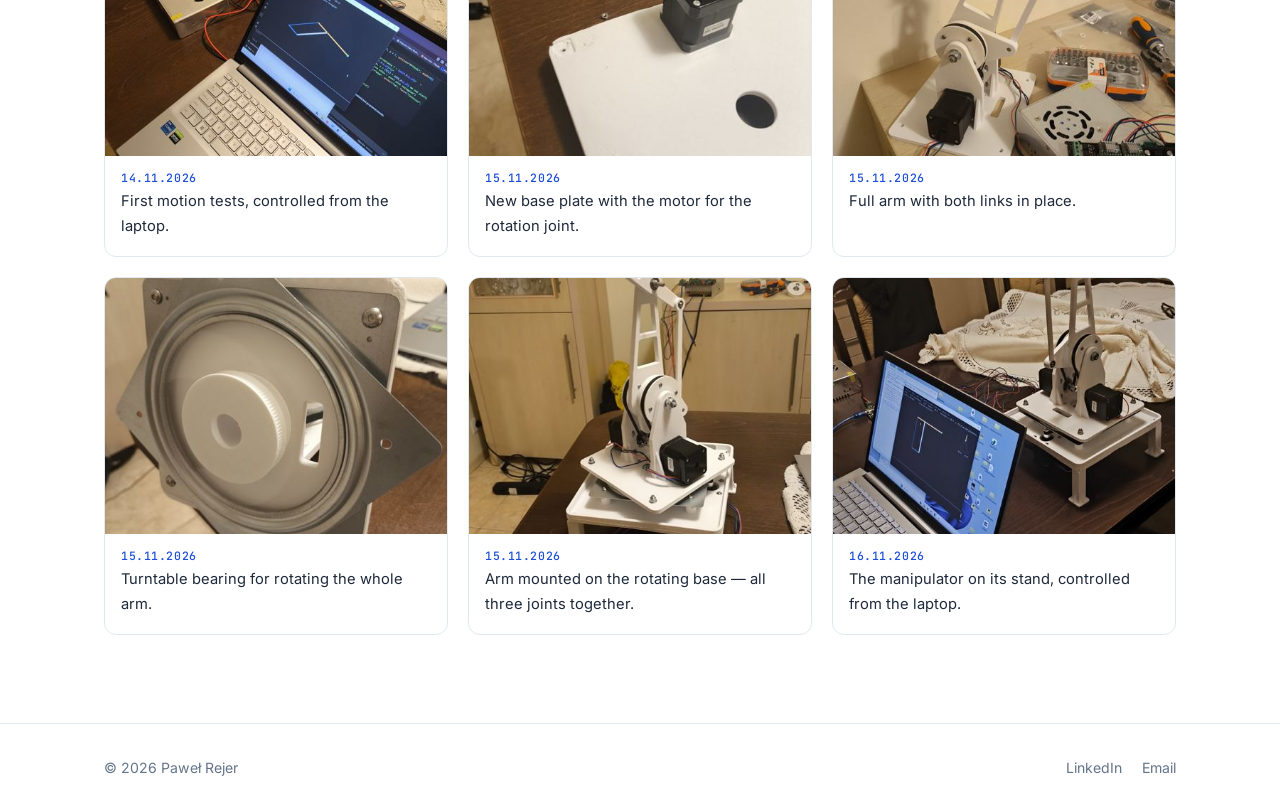
<file: manipulator.html>
<!DOCTYPE html>
<html lang="en">
<head>
  <meta charset="UTF-8">
  <meta name="site-version" content="20261118214422">
  <meta http-equiv="Cache-Control" content="no-cache">
  <meta name="viewport" content="width=device-width, initial-scale=1.0">
  <title>Three-joint robotic manipulator — Paweł Rejer</title>
  <meta name="description" content="A three-joint robotic arm designed and built from scratch, controlled from a Python app with live 3D visualisation and Arduino firmware.">
  <meta property="og:image" content="https://prejer.github.io/assets/manipulator/manipulator-11.jpg">
  <link rel="preconnect" href="https://fonts.googleapis.com">
  <link rel="preconnect" href="https://fonts.gstatic.com" crossorigin>
  <link href="https://fonts.googleapis.com/css2?family=Inter:wght@400;500;600;700&family=JetBrains+Mono:wght@500;600&display=swap" rel="stylesheet">
  <link rel="stylesheet" href="style.css?v=20261118214422">
</head>
<body>
  <header class="topbar">
    <div class="wrap">
      <a href="index.html" class="brand"><span class="mark">PR</span><span>Paweł Rejer</span></a>
      <nav>
        <a href="index.html" data-i18n="nav.home">Home</a>
        <a href="projects.html" class="active" data-i18n="nav.projects">Projects</a>
        <a href="competitions.html" data-i18n="nav.competitions">Achievements</a>
        <a href="notes.html" data-i18n="nav.notes">Notes</a>
        <a href="index.html#contact" data-i18n="nav.contact">Contact</a>
      </nav>
      <button class="lang" id="lang-toggle" aria-label="Switch language">PL</button>
    </div>
  </header>

  <main>
    <section class="page-head">
      <div class="wrap">
        <div class="crumbs"><a href="projects.html" data-i18n="nav.projects">Projects</a> / <span data-i18n="crumb.manip">Manipulator</span></div>
        <h1 data-i18n="manip.title">Three-joint robotic manipulator</h1>
        <p class="lead" data-i18n="manip.desc">A robotic arm with three joints that I designed and built myself — mechanics, electronics and control software. It is driven from my own Python application with a live 3D model of the arm, which sends commands to Arduino firmware running the stepper motors.</p>
        <ul class="chips"><li>Python</li><li>Arduino IDE</li><li data-i18n="chip.steppers">Stepper motors</li><li data-i18n="chip.belts">Belt drives</li><li data-i18n="chip.kin">Kinematics</li><li data-i18n="chip.3d">3D visualisation</li></ul>
        <dl class="facts">
          <div><dt data-i18n="f.joints">Degrees of freedom</dt><dd>3</dd></div>
          <div><dt data-i18n="f.drive">Drive</dt><dd data-i18n="f.drive.v">Steppers + belts</dd></div>
          <div><dt data-i18n="f.ctrl">Control</dt><dd>Python ↔ Arduino</dd></div>
          <div><dt data-i18n="f.status">Status</dt><dd data-i18n="f.status.v">Active development</dd></div>
        </dl>
      </div>
    </section>

    <!-- DEMO -->
    <section class="section">
      <div class="wrap demo-grid">
        <video class="demo" src="assets/manipulator/demo.mp4" poster="assets/manipulator/demo-poster.jpg" autoplay muted loop playsinline controls preload="metadata"></video>
        <div>
          <p class="eyebrow" data-i18n="demo.label">Demo</p>
          <h2 data-i18n="demo.title">The arm follows its digital twin</h2>
          <p data-i18n="demo.p">In the video the physical arm moves together with its 3D model in my control application. The app shows the current angle of every joint and the position of the end effector in real time.</p>
          <ul>
            <li data-i18n="demo.l1">Live 3D model of the arm and its workspace</li>
            <li data-i18n="demo.l2">Joint angles and end-effector position on screen</li>
            <li data-i18n="demo.l3">Keyboard control of the arm, connection to the controller over USB</li>
          </ul>
        </div>
      </div>
    </section>

    <!-- HOW IT WORKS -->
    <section class="section alt">
      <div class="wrap">
        <div class="sec-head">
          <div><p class="eyebrow" data-i18n="tech.label">Technical overview</p><h2 data-i18n="tech.title">How it works</h2></div>
          <p data-i18n="tech.lead">The system is split into a high-level application on the computer and low-level firmware on the microcontroller.</p>
        </div>
        <div class="pipeline">
          <div class="step">
            <h3 data-i18n="p1.t">Control app</h3>
            <p data-i18n="p1.d">Python application: user input, 3D model of the arm, computing joint angles from the arm's geometry.</p>
            <ul class="chips"><li>Python</li></ul>
          </div>
          <div class="step">
            <h3 data-i18n="p2.t">Communication</h3>
            <p data-i18n="p2.d">Target joint angles are sent to the microcontroller over a USB serial connection.</p>
            <ul class="chips"><li>USB serial</li></ul>
          </div>
          <div class="step">
            <h3 data-i18n="p3.t">Firmware</h3>
            <p data-i18n="p3.d">Arduino firmware converts angles into step sequences and drives the stepper motor drivers.</p>
            <ul class="chips"><li>Arduino IDE</li><li>C++</li></ul>
          </div>
          <div class="step">
            <h3 data-i18n="p4.t">Mechanics</h3>
            <p data-i18n="p4.d">Stepper motors move the joints through belt drives; the whole arm rotates on a turntable bearing.</p>
            <ul class="chips"><li data-i18n="chip.steppers">Stepper motors</li><li data-i18n="chip.belts">Belt drives</li></ul>
          </div>
        </div>
        <div class="stack">
          <div>
            <h3 data-i18n="s1.t">Mechanical design</h3>
            <ul class="chips"><li data-i18n="s1.1">3 revolute joints</li><li data-i18n="s1.2">Belt reduction</li><li data-i18n="s1.3">Turntable base</li><li data-i18n="s1.4">Custom-designed parts</li></ul>
          </div>
          <div>
            <h3 data-i18n="s2.t">Electronics</h3>
            <ul class="chips"><li data-i18n="s2.1">Microcontroller board</li><li data-i18n="s2.2">Stepper drivers</li><li data-i18n="s2.3">Dedicated power supply</li></ul>
          </div>
          <div>
            <h3 data-i18n="s3.t">Software</h3>
            <ul class="chips"><li>Python</li><li>Arduino IDE</li><li data-i18n="s3.1">Kinematics</li><li data-i18n="s3.2">3D visualisation</li></ul>
          </div>
        </div>
      </div>
    </section>

    <!-- BUILD LOG -->
    <section class="section">
      <div class="wrap">
        <div class="sec-head">
          <div><p class="eyebrow" data-i18n="log.label">Process</p><h2 data-i18n="log.title">Build log</h2></div>
          <p data-i18n="log.lead">From the first motor mount to a working arm — click a photo to enlarge.</p>
        </div>
        <ol class="log">
          <li><figure><img class="zoom" src="assets/manipulator/thumbs/manipulator-01.jpg" data-full="assets/manipulator/manipulator-01.jpg" alt="" loading="lazy"><figcaption><time>08.11.2026</time><span data-i18n="log.01">First stepper motor mounted under a base plate.</span></figcaption></figure></li>
          <li><figure><img class="zoom" src="assets/manipulator/thumbs/manipulator-02.jpg" data-full="assets/manipulator/manipulator-02.jpg" alt="" loading="lazy"><figcaption><time>10.11.2026</time><span data-i18n="log.02">Belt drive — pulley and belt transferring motion from the motor.</span></figcaption></figure></li>
          <li><figure><img class="zoom" src="assets/manipulator/thumbs/manipulator-03.jpg" data-full="assets/manipulator/manipulator-03.jpg" alt="" loading="lazy"><figcaption><time>14.11.2026</time><span data-i18n="log.03">Shoulder bracket on its base plate, with motors and pulleys waiting to be fitted.</span></figcaption></figure></li>
          <li><figure><img class="zoom" src="assets/manipulator/thumbs/manipulator-04.jpg" data-full="assets/manipulator/manipulator-04.jpg" alt="" loading="lazy"><figcaption><time>14.11.2026</time><span data-i18n="log.04">Shoulder assembled: two stepper motors driving the joints through belts.</span></figcaption></figure></li>
          <li><figure><img class="zoom" src="assets/manipulator/thumbs/manipulator-05.jpg" data-full="assets/manipulator/manipulator-05.jpg" alt="" loading="lazy"><figcaption><time>14.11.2026</time><span data-i18n="log.05">First arm link attached.</span></figcaption></figure></li>
          <li><figure><img class="zoom" src="assets/manipulator/thumbs/manipulator-06.jpg" data-full="assets/manipulator/manipulator-06.jpg" alt="" loading="lazy"><figcaption><time>14.11.2026</time><span data-i18n="log.06">Arm standing and wired up to the controller board.</span></figcaption></figure></li>
          <li><figure><img class="zoom" src="assets/manipulator/thumbs/manipulator-07.jpg" data-full="assets/manipulator/manipulator-07.jpg" alt="" loading="lazy"><figcaption><time>14.11.2026</time><span data-i18n="log.07">First motion tests, controlled from the laptop.</span></figcaption></figure></li>
          <li><figure><img class="zoom" src="assets/manipulator/thumbs/manipulator-08.jpg" data-full="assets/manipulator/manipulator-08.jpg" alt="" loading="lazy"><figcaption><time>15.11.2026</time><span data-i18n="log.08">New base plate with the motor for the rotation joint.</span></figcaption></figure></li>
          <li><figure><img class="zoom" src="assets/manipulator/thumbs/manipulator-09.jpg" data-full="assets/manipulator/manipulator-09.jpg" alt="" loading="lazy"><figcaption><time>15.11.2026</time><span data-i18n="log.09">Full arm with both links in place.</span></figcaption></figure></li>
          <li><figure><img class="zoom" src="assets/manipulator/thumbs/manipulator-10.jpg" data-full="assets/manipulator/manipulator-10.jpg" alt="" loading="lazy"><figcaption><time>15.11.2026</time><span data-i18n="log.10">Turntable bearing for rotating the whole arm.</span></figcaption></figure></li>
          <li><figure><img class="zoom" src="assets/manipulator/thumbs/manipulator-11.jpg" data-full="assets/manipulator/manipulator-11.jpg" alt="" loading="lazy"><figcaption><time>15.11.2026</time><span data-i18n="log.11">Arm mounted on the rotating base — all three joints together.</span></figcaption></figure></li>
          <li><figure><img class="zoom" src="assets/manipulator/thumbs/manipulator-12.jpg" data-full="assets/manipulator/manipulator-12.jpg" alt="" loading="lazy"><figcaption><time>16.11.2026</time><span data-i18n="log.12">The manipulator on its stand, controlled from the laptop.</span></figcaption></figure></li>
        </ol>
      </div>
    </section>
  </main>

  <footer>
    <div class="wrap">
      <span>© <span class="year"></span> Paweł Rejer</span>
      <nav><a href="https://www.linkedin.com/in/pawel-rejer/" target="_blank" rel="noopener">LinkedIn</a><a href="mailto:p.rejer10@gmail.com">Email</a></nav>
    </div>
  </footer>
  <script src="script.js?v=20261118214422"></script>
</body>
</html>
</file>
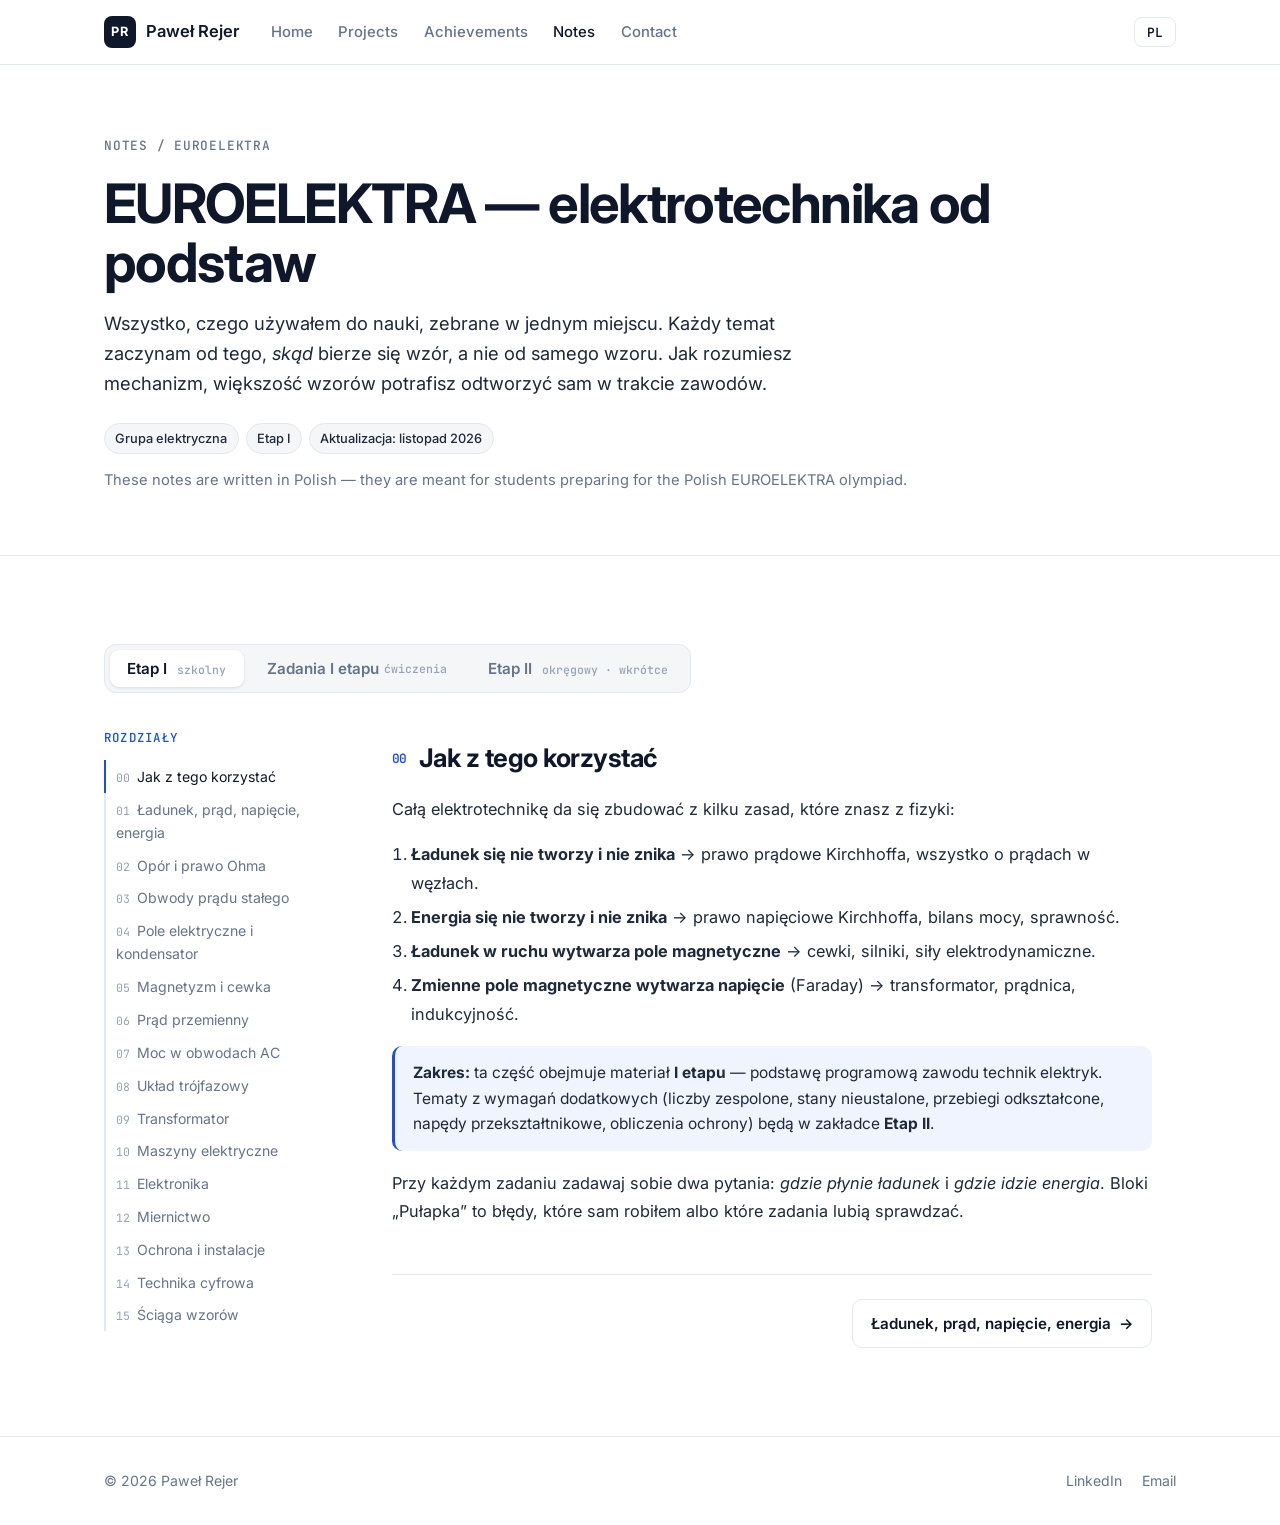
<file: notes-euroelektra.html>
<!DOCTYPE html>
<html lang="en">
<head>
  <meta charset="UTF-8">
  <meta name="site-version" content="20261118214422">
  <meta http-equiv="Cache-Control" content="no-cache">
  <meta name="description" content="Notatki do olimpiady EUROELEKTRA (grupa elektryczna) — elektrotechnika wyjaśniona od podstaw, z ściągą wzorów.">
  <meta name="viewport" content="width=device-width, initial-scale=1.0">
  <title>EUROELEKTRA — elektrotechnika od podstaw · Paweł Rejer</title>
  <link rel="preconnect" href="https://fonts.googleapis.com">
  <link rel="preconnect" href="https://fonts.gstatic.com" crossorigin>
  <link href="https://fonts.googleapis.com/css2?family=Inter:wght@400;500;600;700&family=JetBrains+Mono:wght@500;600&display=swap" rel="stylesheet">
  <link rel="stylesheet" href="style.css?v=20261118214422">
  <link rel="stylesheet" href="assets/katex/katex.min.css">
</head>
<body>
  <header class="topbar">
    <div class="wrap">
      <a href="index.html" class="brand"><span class="mark">PR</span><span>Paweł Rejer</span></a>
      <nav>
        <a href="index.html" data-i18n="nav.home">Home</a>
        <a href="projects.html" data-i18n="nav.projects">Projects</a>
        <a href="competitions.html" data-i18n="nav.competitions">Achievements</a>
        <a href="notes.html" class="active" data-i18n="nav.notes">Notes</a>
        <a href="index.html#contact" data-i18n="nav.contact">Contact</a>
      </nav>
      <button class="lang" id="lang-toggle" aria-label="Switch language">PL</button>
    </div>
  </header>

  <main>
<!--notes:start-->
    <section class="page-head">
      <div class="wrap">
        <div class="crumbs"><a href="notes.html" data-i18n="nav.notes">Notes</a> / <span>EUROELEKTRA</span></div>
        <h1>EUROELEKTRA — elektrotechnika od podstaw</h1>
        <p class="lead">Wszystko, czego używałem do nauki, zebrane w jednym miejscu. Każdy temat zaczynam od tego, <em>skąd</em> bierze się wzór, a nie od samego wzoru. Jak rozumiesz mechanizm, większość wzorów potrafisz odtworzyć sam w trakcie zawodów.</p>
        <p class="note-meta"><span class="chip">Grupa elektryczna</span><span class="chip">Etap I</span><span class="chip">Aktualizacja: listopad 2026</span></p>
        <p class="en-only muted" style="font-size:.92rem">These notes are written in Polish — they are meant for students preparing for the Polish EUROELEKTRA olympiad.</p>
      </div>
    </section>

    <section class="section notes-wrap">
      <div class="wrap">
        <div class="stage-tabs" role="tablist">
          <button class="stage-tab on" data-stage="s1" role="tab">Etap I <small>szkolny</small></button>
          <a class="stage-tab" href="zadania-euroelektra.html">Zadania I etapu <small>ćwiczenia</small></a>
          <button class="stage-tab" data-stage="s2" role="tab">Etap II <small>okręgowy · wkrótce</small></button>
        </div>

        <div class="stage" id="s1">
          <div class="notes-grid">
            <aside class="toc">
              <p class="eyebrow">Rozdziały</p>
              <ol role="tablist">
            <li><a href="#mapa" role="tab">Jak z tego korzystać</a></li>
            <li><a href="#fundament" role="tab">Ładunek, prąd, napięcie, energia</a></li>
            <li><a href="#opor" role="tab">Opór i prawo Ohma</a></li>
            <li><a href="#kirchhoff" role="tab">Obwody prądu stałego</a></li>
            <li><a href="#kondensator" role="tab">Pole elektryczne i kondensator</a></li>
            <li><a href="#magnetyzm" role="tab">Magnetyzm i cewka</a></li>
            <li><a href="#ac" role="tab">Prąd przemienny</a></li>
            <li><a href="#moc" role="tab">Moc w obwodach AC</a></li>
            <li><a href="#trojfaz" role="tab">Układ trójfazowy</a></li>
            <li><a href="#transformator" role="tab">Transformator</a></li>
            <li><a href="#maszyny" role="tab">Maszyny elektryczne</a></li>
            <li><a href="#elektronika" role="tab">Elektronika</a></li>
            <li><a href="#pomiary" role="tab">Miernictwo</a></li>
            <li><a href="#ochrona" role="tab">Ochrona i instalacje</a></li>
            <li><a href="#cyfrowa" role="tab">Technika cyfrowa</a></li>
            <li><a href="#sciaga" role="tab">Ściąga wzorów</a></li>
              </ol>
            </aside>
            <article class="notes">
<section class="chapter" id="mapa" data-title="Jak z tego korzystać">
<h2><span class="num">00</span> Jak z tego korzystać</h2>
<p>Całą elektrotechnikę da się zbudować z kilku zasad, które znasz z fizyki:</p>
<ol>
  <li><b>Ładunek się nie tworzy i nie znika</b> → prawo prądowe Kirchhoffa, wszystko o prądach w węzłach.</li>
  <li><b>Energia się nie tworzy i nie znika</b> → prawo napięciowe Kirchhoffa, bilans mocy, sprawność.</li>
  <li><b>Ładunek w ruchu wytwarza pole magnetyczne</b> → cewki, silniki, siły elektrodynamiczne.</li>
  <li><b>Zmienne pole magnetyczne wytwarza napięcie</b> (Faraday) → transformator, prądnica, indukcyjność.</li>
</ol>
<div class="callout"><b>Zakres:</b> ta część obejmuje materiał <b>I etapu</b> — podstawę programową zawodu technik elektryk. Tematy z wymagań dodatkowych (liczby zespolone, stany nieustalone, przebiegi odkształcone, napędy przekształtnikowe, obliczenia ochrony) będą w zakładce <b>Etap II</b>.</div>
<p>Przy każdym zadaniu zadawaj sobie dwa pytania: <em>gdzie płynie ładunek</em> i <em>gdzie idzie energia</em>. Bloki „Pułapka” to błędy, które sam robiłem albo które zadania lubią sprawdzać.</p>
</section>
<section class="chapter" id="fundament" data-title="Ładunek, prąd, napięcie, energia">
<h2><span class="num">01</span> Ładunek, prąd, napięcie, energia</h2>
<p><b>Prąd</b> to po prostu tempo przepływu ładunku przez przekrój przewodu:</p>
<span class="katex-display"><span class="katex"><span class="katex-html" aria-hidden="true"><span class="base"><span class="strut" style="height:0.6595em;"></span><span class="mord mathnormal">i</span><span class="mspace" style="margin-right:0.2778em;"></span><span class="mrel">=</span><span class="mspace" style="margin-right:0.2778em;"></span></span><span class="base"><span class="strut" style="height:2.0574em;vertical-align:-0.686em;"></span><span class="mord"><span class="mopen nulldelimiter"></span><span class="mfrac"><span class="vlist-t vlist-t2"><span class="vlist-r"><span class="vlist" style="height:1.3714em;"><span style="top:-2.314em;"><span class="pstrut" style="height:3em;"></span><span class="mord"><span class="mord mathnormal">d</span><span class="mord mathnormal">t</span></span></span><span style="top:-3.23em;"><span class="pstrut" style="height:3em;"></span><span class="frac-line" style="border-bottom-width:0.04em;"></span></span><span style="top:-3.677em;"><span class="pstrut" style="height:3em;"></span><span class="mord"><span class="mord mathnormal">d</span><span class="mord mathnormal" style="margin-right:0.03588em;">q</span></span></span></span><span class="vlist-s">​</span></span><span class="vlist-r"><span class="vlist" style="height:0.686em;"><span></span></span></span></span></span><span class="mclose nulldelimiter"></span></span><span class="mpunct">,</span><span class="mspace" style="margin-right:2em;"></span><span class="mspace" style="margin-right:0.1667em;"></span><span class="mord mathnormal" style="margin-right:0.07847em;">I</span><span class="mspace" style="margin-right:0.2778em;"></span><span class="mrel">=</span><span class="mspace" style="margin-right:0.2778em;"></span></span><span class="base"><span class="strut" style="height:2.0463em;vertical-align:-0.686em;"></span><span class="mord"><span class="mopen nulldelimiter"></span><span class="mfrac"><span class="vlist-t vlist-t2"><span class="vlist-r"><span class="vlist" style="height:1.3603em;"><span style="top:-2.314em;"><span class="pstrut" style="height:3em;"></span><span class="mord"><span class="mord mathnormal">t</span></span></span><span style="top:-3.23em;"><span class="pstrut" style="height:3em;"></span><span class="frac-line" style="border-bottom-width:0.04em;"></span></span><span style="top:-3.677em;"><span class="pstrut" style="height:3em;"></span><span class="mord"><span class="mord mathnormal">Q</span></span></span></span><span class="vlist-s">​</span></span><span class="vlist-r"><span class="vlist" style="height:0.686em;"><span></span></span></span></span></span><span class="mclose nulldelimiter"></span></span><span class="mspace"> </span><span class="mord text"><span class="mord">(dla sta</span><span class="mord latin_fallback">ł</span><span class="mord">ego pr</span><span class="mord latin_fallback">ą</span><span class="mord">du)</span></span></span></span></span></span>
<p><b>Napięcie</b> to energia przypadająca na jednostkę ładunku. Jeśli ładunek <span class="katex"><span class="katex-html" aria-hidden="true"><span class="base"><span class="strut" style="height:0.8778em;vertical-align:-0.1944em;"></span><span class="mord mathnormal">Q</span></span></span></span> przechodzi między punktami o napięciu <span class="katex"><span class="katex-html" aria-hidden="true"><span class="base"><span class="strut" style="height:0.6833em;"></span><span class="mord mathnormal" style="margin-right:0.10903em;">U</span></span></span></span>, to oddaje (albo pobiera) energię:</p>
<span class="katex-display"><span class="katex"><span class="katex-html" aria-hidden="true"><span class="base"><span class="strut" style="height:0.6833em;"></span><span class="mord mathnormal" style="margin-right:0.13889em;">W</span><span class="mspace" style="margin-right:0.2778em;"></span><span class="mrel">=</span><span class="mspace" style="margin-right:0.2778em;"></span></span><span class="base"><span class="strut" style="height:0.8778em;vertical-align:-0.1944em;"></span><span class="mord mathnormal">Q</span><span class="mspace" style="margin-right:0.1667em;"></span><span class="mord mathnormal" style="margin-right:0.10903em;">U</span><span class="mspace" style="margin-right:1em;"></span><span class="mspace" style="margin-right:0.2778em;"></span><span class="mrel">⇒</span><span class="mspace" style="margin-right:1em;"></span><span class="mspace" style="margin-right:0.2778em;"></span></span><span class="base"><span class="strut" style="height:0.6833em;"></span><span class="mord">1</span><span class="mspace" style="margin-right:0.1667em;"></span><span class="mord text"><span class="mord">V</span></span><span class="mspace" style="margin-right:0.2778em;"></span><span class="mrel">=</span><span class="mspace" style="margin-right:0.2778em;"></span></span><span class="base"><span class="strut" style="height:1.2173em;vertical-align:-0.345em;"></span><span class="mord">1</span><span class="mspace" style="margin-right:0.1667em;"></span><span class="mord"><span class="mopen nulldelimiter"></span><span class="mfrac"><span class="vlist-t vlist-t2"><span class="vlist-r"><span class="vlist" style="height:0.8723em;"><span style="top:-2.655em;"><span class="pstrut" style="height:3em;"></span><span class="sizing reset-size6 size3 mtight"><span class="mord mtight"><span class="mord text mtight"><span class="mord mtight">C</span></span></span></span></span><span style="top:-3.23em;"><span class="pstrut" style="height:3em;"></span><span class="frac-line" style="border-bottom-width:0.04em;"></span></span><span style="top:-3.394em;"><span class="pstrut" style="height:3em;"></span><span class="sizing reset-size6 size3 mtight"><span class="mord mtight"><span class="mord text mtight"><span class="mord mtight">J</span></span></span></span></span></span><span class="vlist-s">​</span></span><span class="vlist-r"><span class="vlist" style="height:0.345em;"><span></span></span></span></span></span><span class="mclose nulldelimiter"></span></span></span></span></span></span>
<p><b>Moc</b> to tempo przekazywania energii. Z dwóch definicji powyżej dostajesz najważniejszy wzór elektrotechniki bez uczenia się go na pamięć:</p>
<span class="katex-display"><span class="katex"><span class="katex-html" aria-hidden="true"><span class="base"><span class="strut" style="height:0.6833em;"></span><span class="mord mathnormal" style="margin-right:0.13889em;">P</span><span class="mspace" style="margin-right:0.2778em;"></span><span class="mrel">=</span><span class="mspace" style="margin-right:0.2778em;"></span></span><span class="base"><span class="strut" style="height:2.0574em;vertical-align:-0.686em;"></span><span class="mord"><span class="mopen nulldelimiter"></span><span class="mfrac"><span class="vlist-t vlist-t2"><span class="vlist-r"><span class="vlist" style="height:1.3714em;"><span style="top:-2.314em;"><span class="pstrut" style="height:3em;"></span><span class="mord"><span class="mord mathnormal">d</span><span class="mord mathnormal">t</span></span></span><span style="top:-3.23em;"><span class="pstrut" style="height:3em;"></span><span class="frac-line" style="border-bottom-width:0.04em;"></span></span><span style="top:-3.677em;"><span class="pstrut" style="height:3em;"></span><span class="mord"><span class="mord mathnormal">d</span><span class="mord mathnormal" style="margin-right:0.13889em;">W</span></span></span></span><span class="vlist-s">​</span></span><span class="vlist-r"><span class="vlist" style="height:0.686em;"><span></span></span></span></span></span><span class="mclose nulldelimiter"></span></span><span class="mspace" style="margin-right:0.2778em;"></span><span class="mrel">=</span><span class="mspace" style="margin-right:0.2778em;"></span></span><span class="base"><span class="strut" style="height:2.0574em;vertical-align:-0.686em;"></span><span class="mord mathnormal" style="margin-right:0.10903em;">U</span><span class="mord"><span class="mopen nulldelimiter"></span><span class="mfrac"><span class="vlist-t vlist-t2"><span class="vlist-r"><span class="vlist" style="height:1.3714em;"><span style="top:-2.314em;"><span class="pstrut" style="height:3em;"></span><span class="mord"><span class="mord mathnormal">d</span><span class="mord mathnormal">t</span></span></span><span style="top:-3.23em;"><span class="pstrut" style="height:3em;"></span><span class="frac-line" style="border-bottom-width:0.04em;"></span></span><span style="top:-3.677em;"><span class="pstrut" style="height:3em;"></span><span class="mord"><span class="mord mathnormal">d</span><span class="mord mathnormal" style="margin-right:0.03588em;">q</span></span></span></span><span class="vlist-s">​</span></span><span class="vlist-r"><span class="vlist" style="height:0.686em;"><span></span></span></span></span></span><span class="mclose nulldelimiter"></span></span><span class="mspace" style="margin-right:0.2778em;"></span><span class="mrel">=</span><span class="mspace" style="margin-right:0.2778em;"></span></span><span class="base"><span class="strut" style="height:0.6833em;"></span><span class="mord mathnormal" style="margin-right:0.10903em;">U</span><span class="mspace" style="margin-right:0.1667em;"></span><span class="mord mathnormal" style="margin-right:0.07847em;">I</span></span></span></span></span>
<div class="callout"><b>Intuicja:</b> napięcie mówi, ile energii niesie każdy „kawałek” ładunku, a prąd — ile takich kawałków przechodzi na sekundę. Iloczyn to energia na sekundę.</div>
<div class="trap"><b>Pułapka:</b> kWh to jednostka <em>energii</em>, nie mocy: <span class="katex"><span class="katex-html" aria-hidden="true"><span class="base"><span class="strut" style="height:0.6944em;"></span><span class="mord">1</span><span class="mspace" style="margin-right:0.1667em;"></span><span class="mord text"><span class="mord">kWh</span></span><span class="mspace" style="margin-right:0.2778em;"></span><span class="mrel">=</span><span class="mspace" style="margin-right:0.2778em;"></span></span><span class="base"><span class="strut" style="height:0.6833em;"></span><span class="mord">1000</span><span class="mspace" style="margin-right:0.1667em;"></span><span class="mord text"><span class="mord">W</span></span><span class="mspace" style="margin-right:0.2222em;"></span><span class="mbin">⋅</span><span class="mspace" style="margin-right:0.2222em;"></span></span><span class="base"><span class="strut" style="height:0.6444em;"></span><span class="mord">3600</span><span class="mspace" style="margin-right:0.1667em;"></span><span class="mord text"><span class="mord">s</span></span><span class="mspace" style="margin-right:0.2778em;"></span><span class="mrel">=</span><span class="mspace" style="margin-right:0.2778em;"></span></span><span class="base"><span class="strut" style="height:0.8778em;vertical-align:-0.1944em;"></span><span class="mord">3</span><span class="mord"><span class="mpunct">,</span></span><span class="mord">6</span><span class="mspace" style="margin-right:0.1667em;"></span><span class="mord text"><span class="mord">MJ</span></span></span></span></span>.</div>
</section>
<section class="chapter" id="opor" data-title="Opór i prawo Ohma">
<h2><span class="num">02</span> Opór i prawo Ohma</h2>
<p>W przewodniku ładunki są przyspieszane przez pole, ale ciągle zderzają się z siecią krystaliczną. Wynik: prędkość dryfu (a więc prąd) jest proporcjonalna do pola, czyli do napięcia. To jest właśnie prawo Ohma:</p>
<span class="katex-display"><span class="katex"><span class="katex-html" aria-hidden="true"><span class="base"><span class="strut" style="height:0.6833em;"></span><span class="mord mathnormal" style="margin-right:0.10903em;">U</span><span class="mspace" style="margin-right:0.2778em;"></span><span class="mrel">=</span><span class="mspace" style="margin-right:0.2778em;"></span></span><span class="base"><span class="strut" style="height:0.6833em;"></span><span class="mord mathnormal" style="margin-right:0.00773em;">R</span><span class="mspace" style="margin-right:0.1667em;"></span><span class="mord mathnormal" style="margin-right:0.07847em;">I</span></span></span></span></span>
<p>Opór zależy od geometrii w sposób, który łatwo „zobaczyć”: dłuższy przewód = więcej zderzeń po drodze, grubszy = więcej równoległych „ścieżek”:</p>
<span class="katex-display"><span class="katex"><span class="katex-html" aria-hidden="true"><span class="base"><span class="strut" style="height:0.6833em;"></span><span class="mord mathnormal" style="margin-right:0.00773em;">R</span><span class="mspace" style="margin-right:0.2778em;"></span><span class="mrel">=</span><span class="mspace" style="margin-right:0.2778em;"></span></span><span class="base"><span class="strut" style="height:2.0574em;vertical-align:-0.686em;"></span><span class="mord mathnormal">ρ</span><span class="mspace" style="margin-right:0.1667em;"></span><span class="mord"><span class="mopen nulldelimiter"></span><span class="mfrac"><span class="vlist-t vlist-t2"><span class="vlist-r"><span class="vlist" style="height:1.3714em;"><span style="top:-2.314em;"><span class="pstrut" style="height:3em;"></span><span class="mord"><span class="mord mathnormal" style="margin-right:0.05764em;">S</span></span></span><span style="top:-3.23em;"><span class="pstrut" style="height:3em;"></span><span class="frac-line" style="border-bottom-width:0.04em;"></span></span><span style="top:-3.677em;"><span class="pstrut" style="height:3em;"></span><span class="mord"><span class="mord mathnormal" style="margin-right:0.01968em;">l</span></span></span></span><span class="vlist-s">​</span></span><span class="vlist-r"><span class="vlist" style="height:0.686em;"><span></span></span></span></span></span><span class="mclose nulldelimiter"></span></span><span class="mspace" style="margin-right:2em;"></span><span class="mord"><span class="mord mathnormal">ρ</span><span class="msupsub"><span class="vlist-t vlist-t2"><span class="vlist-r"><span class="vlist" style="height:0.3283em;"><span style="top:-2.55em;margin-left:0em;margin-right:0.05em;"><span class="pstrut" style="height:2.7em;"></span><span class="sizing reset-size6 size3 mtight"><span class="mord mtight"><span class="mord text mtight"><span class="mord mtight">Cu</span></span></span></span></span></span><span class="vlist-s">​</span></span><span class="vlist-r"><span class="vlist" style="height:0.15em;"><span></span></span></span></span></span></span><span class="mspace" style="margin-right:0.2778em;"></span><span class="mrel">≈</span><span class="mspace" style="margin-right:0.2778em;"></span></span><span class="base"><span class="strut" style="height:1.3629em;vertical-align:-0.345em;"></span><span class="mord">0</span><span class="mord"><span class="mpunct">,</span></span><span class="mord">0175</span><span class="mspace"> </span><span class="mord"><span class="mopen nulldelimiter"></span><span class="mfrac"><span class="vlist-t vlist-t2"><span class="vlist-r"><span class="vlist" style="height:1.0179em;"><span style="top:-2.655em;"><span class="pstrut" style="height:3em;"></span><span class="sizing reset-size6 size3 mtight"><span class="mord mtight"><span class="mord text mtight"><span class="mord mtight">m</span></span></span></span></span><span style="top:-3.23em;"><span class="pstrut" style="height:3em;"></span><span class="frac-line" style="border-bottom-width:0.04em;"></span></span><span style="top:-3.394em;"><span class="pstrut" style="height:3em;"></span><span class="sizing reset-size6 size3 mtight"><span class="mord mtight"><span class="mord mtight">Ω</span><span class="mspace mtight" style="margin-right:0.1952em;"></span><span class="mord mtight"><span class="mord text mtight"><span class="mord mtight">mm</span></span><span class="msupsub"><span class="vlist-t"><span class="vlist-r"><span class="vlist" style="height:0.8913em;"><span style="top:-2.931em;margin-right:0.0714em;"><span class="pstrut" style="height:2.5em;"></span><span class="sizing reset-size3 size1 mtight"><span class="mord mtight">2</span></span></span></span></span></span></span></span></span></span></span></span><span class="vlist-s">​</span></span><span class="vlist-r"><span class="vlist" style="height:0.345em;"><span></span></span></span></span></span><span class="mclose nulldelimiter"></span></span><span class="mpunct">,</span><span class="mspace" style="margin-right:1em;"></span><span class="mspace" style="margin-right:0.1667em;"></span><span class="mord"><span class="mord mathnormal">ρ</span><span class="msupsub"><span class="vlist-t vlist-t2"><span class="vlist-r"><span class="vlist" style="height:0.3361em;"><span style="top:-2.55em;margin-left:0em;margin-right:0.05em;"><span class="pstrut" style="height:2.7em;"></span><span class="sizing reset-size6 size3 mtight"><span class="mord mtight"><span class="mord text mtight"><span class="mord mtight">Al</span></span></span></span></span></span><span class="vlist-s">​</span></span><span class="vlist-r"><span class="vlist" style="height:0.15em;"><span></span></span></span></span></span></span><span class="mspace" style="margin-right:0.2778em;"></span><span class="mrel">≈</span><span class="mspace" style="margin-right:0.2778em;"></span></span><span class="base"><span class="strut" style="height:1.3629em;vertical-align:-0.345em;"></span><span class="mord">0</span><span class="mord"><span class="mpunct">,</span></span><span class="mord">028</span><span class="mspace"> </span><span class="mord"><span class="mopen nulldelimiter"></span><span class="mfrac"><span class="vlist-t vlist-t2"><span class="vlist-r"><span class="vlist" style="height:1.0179em;"><span style="top:-2.655em;"><span class="pstrut" style="height:3em;"></span><span class="sizing reset-size6 size3 mtight"><span class="mord mtight"><span class="mord text mtight"><span class="mord mtight">m</span></span></span></span></span><span style="top:-3.23em;"><span class="pstrut" style="height:3em;"></span><span class="frac-line" style="border-bottom-width:0.04em;"></span></span><span style="top:-3.394em;"><span class="pstrut" style="height:3em;"></span><span class="sizing reset-size6 size3 mtight"><span class="mord mtight"><span class="mord mtight">Ω</span><span class="mspace mtight" style="margin-right:0.1952em;"></span><span class="mord mtight"><span class="mord text mtight"><span class="mord mtight">mm</span></span><span class="msupsub"><span class="vlist-t"><span class="vlist-r"><span class="vlist" style="height:0.8913em;"><span style="top:-2.931em;margin-right:0.0714em;"><span class="pstrut" style="height:2.5em;"></span><span class="sizing reset-size3 size1 mtight"><span class="mord mtight">2</span></span></span></span></span></span></span></span></span></span></span></span><span class="vlist-s">​</span></span><span class="vlist-r"><span class="vlist" style="height:0.345em;"><span></span></span></span></span></span><span class="mclose nulldelimiter"></span></span></span></span></span></span>
<p>W metalach wraz z temperaturą drgania sieci rosną, więc zderzeń jest więcej i opór rośnie:</p>
<span class="katex-display"><span class="katex"><span class="katex-html" aria-hidden="true"><span class="base"><span class="strut" style="height:0.8333em;vertical-align:-0.15em;"></span><span class="mord"><span class="mord mathnormal" style="margin-right:0.00773em;">R</span><span class="msupsub"><span class="vlist-t vlist-t2"><span class="vlist-r"><span class="vlist" style="height:0.3283em;"><span style="top:-2.55em;margin-left:-0.0077em;margin-right:0.05em;"><span class="pstrut" style="height:2.7em;"></span><span class="sizing reset-size6 size3 mtight"><span class="mord mathnormal mtight" style="margin-right:0.13889em;">T</span></span></span></span><span class="vlist-s">​</span></span><span class="vlist-r"><span class="vlist" style="height:0.15em;"><span></span></span></span></span></span></span><span class="mspace" style="margin-right:0.2778em;"></span><span class="mrel">=</span><span class="mspace" style="margin-right:0.2778em;"></span></span><span class="base"><span class="strut" style="height:1.2em;vertical-align:-0.35em;"></span><span class="mord"><span class="mord mathnormal" style="margin-right:0.00773em;">R</span><span class="msupsub"><span class="vlist-t vlist-t2"><span class="vlist-r"><span class="vlist" style="height:0.3011em;"><span style="top:-2.55em;margin-left:-0.0077em;margin-right:0.05em;"><span class="pstrut" style="height:2.7em;"></span><span class="sizing reset-size6 size3 mtight"><span class="mord mtight"><span class="mord mtight">20</span></span></span></span></span><span class="vlist-s">​</span></span><span class="vlist-r"><span class="vlist" style="height:0.15em;"><span></span></span></span></span></span></span><span class="mspace" style="margin-right:0.1667em;"></span><span class="mopen"><span class="delimsizing size1">(</span></span><span class="mord">1</span><span class="mspace" style="margin-right:0.2222em;"></span><span class="mbin">+</span><span class="mspace" style="margin-right:0.2222em;"></span></span><span class="base"><span class="strut" style="height:1em;vertical-align:-0.25em;"></span><span class="mord mathnormal" style="margin-right:0.0037em;">α</span><span class="mspace" style="margin-right:0.1667em;"></span><span class="mopen">(</span><span class="mord mathnormal" style="margin-right:0.13889em;">T</span><span class="mspace" style="margin-right:0.2222em;"></span><span class="mbin">−</span><span class="mspace" style="margin-right:0.2222em;"></span></span><span class="base"><span class="strut" style="height:1.2em;vertical-align:-0.35em;"></span><span class="mord">2</span><span class="mord"><span class="mord">0</span><span class="msupsub"><span class="vlist-t"><span class="vlist-r"><span class="vlist" style="height:0.7241em;"><span style="top:-3.113em;margin-right:0.05em;"><span class="pstrut" style="height:2.7em;"></span><span class="sizing reset-size6 size3 mtight"><span class="mbin mtight">∘</span></span></span></span></span></span></span></span><span class="mord text"><span class="mord">C</span></span><span class="mclose">)</span><span class="mclose"><span class="delimsizing size1">)</span></span><span class="mpunct">,</span><span class="mspace" style="margin-right:2em;"></span><span class="mspace" style="margin-right:0.1667em;"></span><span class="mord"><span class="mord mathnormal" style="margin-right:0.0037em;">α</span><span class="msupsub"><span class="vlist-t vlist-t2"><span class="vlist-r"><span class="vlist" style="height:0.3283em;"><span style="top:-2.55em;margin-left:-0.0037em;margin-right:0.05em;"><span class="pstrut" style="height:2.7em;"></span><span class="sizing reset-size6 size3 mtight"><span class="mord mtight"><span class="mord text mtight"><span class="mord mtight">Cu</span></span></span></span></span></span><span class="vlist-s">​</span></span><span class="vlist-r"><span class="vlist" style="height:0.15em;"><span></span></span></span></span></span></span><span class="mspace" style="margin-right:0.2778em;"></span><span class="mrel">≈</span><span class="mspace" style="margin-right:0.2778em;"></span></span><span class="base"><span class="strut" style="height:1.0818em;vertical-align:-0.1944em;"></span><span class="mord">0</span><span class="mord"><span class="mpunct">,</span></span><span class="mord">0039</span><span class="mspace"> </span><span class="mord"><span class="mord text"><span class="mord">K</span></span><span class="msupsub"><span class="vlist-t"><span class="vlist-r"><span class="vlist" style="height:0.8873em;"><span style="top:-3.1362em;margin-right:0.05em;"><span class="pstrut" style="height:2.7em;"></span><span class="sizing reset-size6 size3 mtight"><span class="mord mtight"><span class="mord mtight">−</span><span class="mord mtight">1</span></span></span></span></span></span></span></span></span></span></span></span></span>
<p><b>Ciepło Joule'a.</b> Cała energia, którą ładunki tracą na zderzeniach, zamienia się w ciepło. Wstawiając prawo Ohma do <span class="katex"><span class="katex-html" aria-hidden="true"><span class="base"><span class="strut" style="height:0.6833em;"></span><span class="mord mathnormal" style="margin-right:0.13889em;">P</span><span class="mspace" style="margin-right:0.2778em;"></span><span class="mrel">=</span><span class="mspace" style="margin-right:0.2778em;"></span></span><span class="base"><span class="strut" style="height:0.6833em;"></span><span class="mord mathnormal" style="margin-right:0.10903em;">U</span><span class="mord mathnormal" style="margin-right:0.07847em;">I</span></span></span></span>:</p>
<span class="katex-display"><span class="katex"><span class="katex-html" aria-hidden="true"><span class="base"><span class="strut" style="height:0.6833em;"></span><span class="mord mathnormal" style="margin-right:0.13889em;">P</span><span class="mspace" style="margin-right:0.2778em;"></span><span class="mrel">=</span><span class="mspace" style="margin-right:0.2778em;"></span></span><span class="base"><span class="strut" style="height:0.6833em;"></span><span class="mord mathnormal" style="margin-right:0.10903em;">U</span><span class="mord mathnormal" style="margin-right:0.07847em;">I</span><span class="mspace" style="margin-right:0.2778em;"></span><span class="mrel">=</span><span class="mspace" style="margin-right:0.2778em;"></span></span><span class="base"><span class="strut" style="height:0.8641em;"></span><span class="mord"><span class="mord mathnormal" style="margin-right:0.07847em;">I</span><span class="msupsub"><span class="vlist-t"><span class="vlist-r"><span class="vlist" style="height:0.8641em;"><span style="top:-3.113em;margin-right:0.05em;"><span class="pstrut" style="height:2.7em;"></span><span class="sizing reset-size6 size3 mtight"><span class="mord mtight">2</span></span></span></span></span></span></span></span><span class="mord mathnormal" style="margin-right:0.00773em;">R</span><span class="mspace" style="margin-right:0.2778em;"></span><span class="mrel">=</span><span class="mspace" style="margin-right:0.2778em;"></span></span><span class="base"><span class="strut" style="height:2.1771em;vertical-align:-0.686em;"></span><span class="mord"><span class="mopen nulldelimiter"></span><span class="mfrac"><span class="vlist-t vlist-t2"><span class="vlist-r"><span class="vlist" style="height:1.4911em;"><span style="top:-2.314em;"><span class="pstrut" style="height:3em;"></span><span class="mord"><span class="mord mathnormal" style="margin-right:0.00773em;">R</span></span></span><span style="top:-3.23em;"><span class="pstrut" style="height:3em;"></span><span class="frac-line" style="border-bottom-width:0.04em;"></span></span><span style="top:-3.677em;"><span class="pstrut" style="height:3em;"></span><span class="mord"><span class="mord"><span class="mord mathnormal" style="margin-right:0.10903em;">U</span><span class="msupsub"><span class="vlist-t"><span class="vlist-r"><span class="vlist" style="height:0.8141em;"><span style="top:-3.063em;margin-right:0.05em;"><span class="pstrut" style="height:2.7em;"></span><span class="sizing reset-size6 size3 mtight"><span class="mord mtight">2</span></span></span></span></span></span></span></span></span></span></span><span class="vlist-s">​</span></span><span class="vlist-r"><span class="vlist" style="height:0.686em;"><span></span></span></span></span></span><span class="mclose nulldelimiter"></span></span></span></span></span></span>
<div class="trap"><b>Pułapka:</b> który wzór wybrać? Patrz, co jest <em>stałe</em>. Przy stałym napięciu (gniazdko) mniejsze <span class="katex"><span class="katex-html" aria-hidden="true"><span class="base"><span class="strut" style="height:0.6833em;"></span><span class="mord mathnormal" style="margin-right:0.00773em;">R</span></span></span></span> = większa moc (<span class="katex"><span class="katex-html" aria-hidden="true"><span class="base"><span class="strut" style="height:1.0641em;vertical-align:-0.25em;"></span><span class="mord"><span class="mord mathnormal" style="margin-right:0.10903em;">U</span><span class="msupsub"><span class="vlist-t"><span class="vlist-r"><span class="vlist" style="height:0.8141em;"><span style="top:-3.063em;margin-right:0.05em;"><span class="pstrut" style="height:2.7em;"></span><span class="sizing reset-size6 size3 mtight"><span class="mord mtight">2</span></span></span></span></span></span></span></span><span class="mord">/</span><span class="mord mathnormal" style="margin-right:0.00773em;">R</span></span></span></span>). Przy stałym prądzie (elementy szeregowo) większe <span class="katex"><span class="katex-html" aria-hidden="true"><span class="base"><span class="strut" style="height:0.6833em;"></span><span class="mord mathnormal" style="margin-right:0.00773em;">R</span></span></span></span> = większa moc (<span class="katex"><span class="katex-html" aria-hidden="true"><span class="base"><span class="strut" style="height:0.8141em;"></span><span class="mord"><span class="mord mathnormal" style="margin-right:0.07847em;">I</span><span class="msupsub"><span class="vlist-t"><span class="vlist-r"><span class="vlist" style="height:0.8141em;"><span style="top:-3.063em;margin-right:0.05em;"><span class="pstrut" style="height:2.7em;"></span><span class="sizing reset-size6 size3 mtight"><span class="mord mtight">2</span></span></span></span></span></span></span></span><span class="mord mathnormal" style="margin-right:0.00773em;">R</span></span></span></span>). Dlatego w szeregu z dwóch żarówek mocniej świeci ta o <em>mniejszej</em> mocy znamionowej.</div>
<div class="trap"><b>Pułapka:</b> „przewód 2× dłuższy i 2× grubszy (średnica)” → przekrój rośnie 4×, więc <span class="katex"><span class="katex-html" aria-hidden="true"><span class="base"><span class="strut" style="height:0.6833em;"></span><span class="mord mathnormal" style="margin-right:0.00773em;">R</span></span></span></span> maleje 2×.</div>
</section>
<section class="chapter" id="kirchhoff" data-title="Obwody prądu stałego">
<h2><span class="num">03</span> Obwody prądu stałego</h2>
<h3>Prawa Kirchhoffa — to tylko zasady zachowania</h3>
<p><b>I prawo (prądowe):</b> ładunek nie gromadzi się w węźle, więc ile wpływa, tyle wypływa: <span class="katex"><span class="katex-html" aria-hidden="true"><span class="base"><span class="strut" style="height:1.0361em;vertical-align:-0.2861em;"></span><span class="mop op-symbol small-op" style="position:relative;top:0em;">∑</span><span class="mspace" style="margin-right:0.1667em;"></span><span class="mord"><span class="mord mathnormal" style="margin-right:0.07847em;">I</span><span class="msupsub"><span class="vlist-t vlist-t2"><span class="vlist-r"><span class="vlist" style="height:0.3283em;"><span style="top:-2.55em;margin-left:-0.0785em;margin-right:0.05em;"><span class="pstrut" style="height:2.7em;"></span><span class="sizing reset-size6 size3 mtight"><span class="mord mtight"><span class="mord text mtight"><span class="mord mtight">wp</span><span class="mord latin_fallback mtight">ł</span></span></span></span></span></span><span class="vlist-s">​</span></span><span class="vlist-r"><span class="vlist" style="height:0.2861em;"><span></span></span></span></span></span></span><span class="mspace" style="margin-right:0.2778em;"></span><span class="mrel">=</span><span class="mspace" style="margin-right:0.2778em;"></span></span><span class="base"><span class="strut" style="height:1.0361em;vertical-align:-0.2861em;"></span><span class="mop op-symbol small-op" style="position:relative;top:0em;">∑</span><span class="mspace" style="margin-right:0.1667em;"></span><span class="mord"><span class="mord mathnormal" style="margin-right:0.07847em;">I</span><span class="msupsub"><span class="vlist-t vlist-t2"><span class="vlist-r"><span class="vlist" style="height:0.3283em;"><span style="top:-2.55em;margin-left:-0.0785em;margin-right:0.05em;"><span class="pstrut" style="height:2.7em;"></span><span class="sizing reset-size6 size3 mtight"><span class="mord mtight"><span class="mord text mtight"><span class="mord mtight">wyp</span><span class="mord latin_fallback mtight">ł</span></span></span></span></span></span><span class="vlist-s">​</span></span><span class="vlist-r"><span class="vlist" style="height:0.2861em;"><span></span></span></span></span></span></span></span></span></span>.</p>
<p><b>II prawo (napięciowe):</b> jeśli obejdziesz dowolne oczko i wrócisz do punktu startu, ładunek ma tę samą energię co na początku. Suma napięć w oczku wynosi zero: <span class="katex"><span class="katex-html" aria-hidden="true"><span class="base"><span class="strut" style="height:1em;vertical-align:-0.25em;"></span><span class="mop op-symbol small-op" style="position:relative;top:0em;">∑</span><span class="mspace" style="margin-right:0.1667em;"></span><span class="mord mathnormal" style="margin-right:0.05764em;">E</span><span class="mspace" style="margin-right:0.2778em;"></span><span class="mrel">=</span><span class="mspace" style="margin-right:0.2778em;"></span></span><span class="base"><span class="strut" style="height:1em;vertical-align:-0.25em;"></span><span class="mop op-symbol small-op" style="position:relative;top:0em;">∑</span><span class="mspace" style="margin-right:0.1667em;"></span><span class="mord mathnormal" style="margin-right:0.00773em;">R</span><span class="mord mathnormal" style="margin-right:0.07847em;">I</span></span></span></span>.</p>

<h3>Łączenie rezystorów</h3>
<p><b>Szeregowo</b> ten sam prąd przechodzi przez wszystkie, napięcia się sumują → opory się dodają. <b>Równolegle</b> to samo napięcie, prądy się sumują → dodają się przewodności <span class="katex"><span class="katex-html" aria-hidden="true"><span class="base"><span class="strut" style="height:0.6833em;"></span><span class="mord mathnormal">G</span><span class="mspace" style="margin-right:0.2778em;"></span><span class="mrel">=</span><span class="mspace" style="margin-right:0.2778em;"></span></span><span class="base"><span class="strut" style="height:1em;vertical-align:-0.25em;"></span><span class="mord">1/</span><span class="mord mathnormal" style="margin-right:0.00773em;">R</span></span></span></span>:</p>
<span class="katex-display"><span class="katex"><span class="katex-html" aria-hidden="true"><span class="base"><span class="strut" style="height:0.8333em;vertical-align:-0.15em;"></span><span class="mord"><span class="mord mathnormal" style="margin-right:0.00773em;">R</span><span class="msupsub"><span class="vlist-t vlist-t2"><span class="vlist-r"><span class="vlist" style="height:0.1514em;"><span style="top:-2.55em;margin-left:-0.0077em;margin-right:0.05em;"><span class="pstrut" style="height:2.7em;"></span><span class="sizing reset-size6 size3 mtight"><span class="mord mtight"><span class="mord text mtight"><span class="mord mtight">sz</span></span></span></span></span></span><span class="vlist-s">​</span></span><span class="vlist-r"><span class="vlist" style="height:0.15em;"><span></span></span></span></span></span></span><span class="mspace" style="margin-right:0.2778em;"></span><span class="mrel">=</span><span class="mspace" style="margin-right:0.2778em;"></span></span><span class="base"><span class="strut" style="height:0.8333em;vertical-align:-0.15em;"></span><span class="mord"><span class="mord mathnormal" style="margin-right:0.00773em;">R</span><span class="msupsub"><span class="vlist-t vlist-t2"><span class="vlist-r"><span class="vlist" style="height:0.3011em;"><span style="top:-2.55em;margin-left:-0.0077em;margin-right:0.05em;"><span class="pstrut" style="height:2.7em;"></span><span class="sizing reset-size6 size3 mtight"><span class="mord mtight">1</span></span></span></span><span class="vlist-s">​</span></span><span class="vlist-r"><span class="vlist" style="height:0.15em;"><span></span></span></span></span></span></span><span class="mspace" style="margin-right:0.2222em;"></span><span class="mbin">+</span><span class="mspace" style="margin-right:0.2222em;"></span></span><span class="base"><span class="strut" style="height:0.8333em;vertical-align:-0.15em;"></span><span class="mord"><span class="mord mathnormal" style="margin-right:0.00773em;">R</span><span class="msupsub"><span class="vlist-t vlist-t2"><span class="vlist-r"><span class="vlist" style="height:0.3011em;"><span style="top:-2.55em;margin-left:-0.0077em;margin-right:0.05em;"><span class="pstrut" style="height:2.7em;"></span><span class="sizing reset-size6 size3 mtight"><span class="mord mtight">2</span></span></span></span><span class="vlist-s">​</span></span><span class="vlist-r"><span class="vlist" style="height:0.15em;"><span></span></span></span></span></span></span><span class="mspace" style="margin-right:0.2222em;"></span><span class="mbin">+</span><span class="mspace" style="margin-right:0.2222em;"></span></span><span class="base"><span class="strut" style="height:2.1574em;vertical-align:-0.836em;"></span><span class="minner">…</span><span class="mspace" style="margin-right:2em;"></span><span class="mspace" style="margin-right:0.1667em;"></span><span class="mord"><span class="mopen nulldelimiter"></span><span class="mfrac"><span class="vlist-t vlist-t2"><span class="vlist-r"><span class="vlist" style="height:1.3214em;"><span style="top:-2.314em;"><span class="pstrut" style="height:3em;"></span><span class="mord"><span class="mord"><span class="mord mathnormal" style="margin-right:0.00773em;">R</span><span class="msupsub"><span class="vlist-t vlist-t2"><span class="vlist-r"><span class="vlist" style="height:0.1514em;"><span style="top:-2.55em;margin-left:-0.0077em;margin-right:0.05em;"><span class="pstrut" style="height:2.7em;"></span><span class="sizing reset-size6 size3 mtight"><span class="mord mtight"><span class="mord text mtight"><span class="mord mtight">r</span></span></span></span></span></span><span class="vlist-s">​</span></span><span class="vlist-r"><span class="vlist" style="height:0.15em;"><span></span></span></span></span></span></span></span></span><span style="top:-3.23em;"><span class="pstrut" style="height:3em;"></span><span class="frac-line" style="border-bottom-width:0.04em;"></span></span><span style="top:-3.677em;"><span class="pstrut" style="height:3em;"></span><span class="mord"><span class="mord">1</span></span></span></span><span class="vlist-s">​</span></span><span class="vlist-r"><span class="vlist" style="height:0.836em;"><span></span></span></span></span></span><span class="mclose nulldelimiter"></span></span><span class="mspace" style="margin-right:0.2778em;"></span><span class="mrel">=</span><span class="mspace" style="margin-right:0.2778em;"></span></span><span class="base"><span class="strut" style="height:2.1574em;vertical-align:-0.836em;"></span><span class="mord"><span class="mopen nulldelimiter"></span><span class="mfrac"><span class="vlist-t vlist-t2"><span class="vlist-r"><span class="vlist" style="height:1.3214em;"><span style="top:-2.314em;"><span class="pstrut" style="height:3em;"></span><span class="mord"><span class="mord"><span class="mord mathnormal" style="margin-right:0.00773em;">R</span><span class="msupsub"><span class="vlist-t vlist-t2"><span class="vlist-r"><span class="vlist" style="height:0.3011em;"><span style="top:-2.55em;margin-left:-0.0077em;margin-right:0.05em;"><span class="pstrut" style="height:2.7em;"></span><span class="sizing reset-size6 size3 mtight"><span class="mord mtight">1</span></span></span></span><span class="vlist-s">​</span></span><span class="vlist-r"><span class="vlist" style="height:0.15em;"><span></span></span></span></span></span></span></span></span><span style="top:-3.23em;"><span class="pstrut" style="height:3em;"></span><span class="frac-line" style="border-bottom-width:0.04em;"></span></span><span style="top:-3.677em;"><span class="pstrut" style="height:3em;"></span><span class="mord"><span class="mord">1</span></span></span></span><span class="vlist-s">​</span></span><span class="vlist-r"><span class="vlist" style="height:0.836em;"><span></span></span></span></span></span><span class="mclose nulldelimiter"></span></span><span class="mspace" style="margin-right:0.2222em;"></span><span class="mbin">+</span><span class="mspace" style="margin-right:0.2222em;"></span></span><span class="base"><span class="strut" style="height:2.1574em;vertical-align:-0.836em;"></span><span class="mord"><span class="mopen nulldelimiter"></span><span class="mfrac"><span class="vlist-t vlist-t2"><span class="vlist-r"><span class="vlist" style="height:1.3214em;"><span style="top:-2.314em;"><span class="pstrut" style="height:3em;"></span><span class="mord"><span class="mord"><span class="mord mathnormal" style="margin-right:0.00773em;">R</span><span class="msupsub"><span class="vlist-t vlist-t2"><span class="vlist-r"><span class="vlist" style="height:0.3011em;"><span style="top:-2.55em;margin-left:-0.0077em;margin-right:0.05em;"><span class="pstrut" style="height:2.7em;"></span><span class="sizing reset-size6 size3 mtight"><span class="mord mtight">2</span></span></span></span><span class="vlist-s">​</span></span><span class="vlist-r"><span class="vlist" style="height:0.15em;"><span></span></span></span></span></span></span></span></span><span style="top:-3.23em;"><span class="pstrut" style="height:3em;"></span><span class="frac-line" style="border-bottom-width:0.04em;"></span></span><span style="top:-3.677em;"><span class="pstrut" style="height:3em;"></span><span class="mord"><span class="mord">1</span></span></span></span><span class="vlist-s">​</span></span><span class="vlist-r"><span class="vlist" style="height:0.836em;"><span></span></span></span></span></span><span class="mclose nulldelimiter"></span></span><span class="mspace" style="margin-right:0.2222em;"></span><span class="mbin">+</span><span class="mspace" style="margin-right:0.2222em;"></span></span><span class="base"><span class="strut" style="height:1em;vertical-align:-0.25em;"></span><span class="minner">…</span><span class="mspace" style="margin-right:2em;"></span><span class="mspace" style="margin-right:0.1667em;"></span><span class="mord"><span class="mord mathnormal" style="margin-right:0.00773em;">R</span><span class="msupsub"><span class="vlist-t vlist-t2"><span class="vlist-r"><span class="vlist" style="height:0.3011em;"><span style="top:-2.55em;margin-left:-0.0077em;margin-right:0.05em;"><span class="pstrut" style="height:2.7em;"></span><span class="sizing reset-size6 size3 mtight"><span class="mord mtight">1</span></span></span></span><span class="vlist-s">​</span></span><span class="vlist-r"><span class="vlist" style="height:0.15em;"><span></span></span></span></span></span></span><span class="mspace" style="margin-right:0.2778em;"></span><span class="mrel">∥</span><span class="mspace" style="margin-right:0.2778em;"></span></span><span class="base"><span class="strut" style="height:0.8333em;vertical-align:-0.15em;"></span><span class="mord"><span class="mord mathnormal" style="margin-right:0.00773em;">R</span><span class="msupsub"><span class="vlist-t vlist-t2"><span class="vlist-r"><span class="vlist" style="height:0.3011em;"><span style="top:-2.55em;margin-left:-0.0077em;margin-right:0.05em;"><span class="pstrut" style="height:2.7em;"></span><span class="sizing reset-size6 size3 mtight"><span class="mord mtight">2</span></span></span></span><span class="vlist-s">​</span></span><span class="vlist-r"><span class="vlist" style="height:0.15em;"><span></span></span></span></span></span></span><span class="mspace" style="margin-right:0.2778em;"></span><span class="mrel">=</span><span class="mspace" style="margin-right:0.2778em;"></span></span><span class="base"><span class="strut" style="height:2.1963em;vertical-align:-0.836em;"></span><span class="mord"><span class="mopen nulldelimiter"></span><span class="mfrac"><span class="vlist-t vlist-t2"><span class="vlist-r"><span class="vlist" style="height:1.3603em;"><span style="top:-2.314em;"><span class="pstrut" style="height:3em;"></span><span class="mord"><span class="mord"><span class="mord mathnormal" style="margin-right:0.00773em;">R</span><span class="msupsub"><span class="vlist-t vlist-t2"><span class="vlist-r"><span class="vlist" style="height:0.3011em;"><span style="top:-2.55em;margin-left:-0.0077em;margin-right:0.05em;"><span class="pstrut" style="height:2.7em;"></span><span class="sizing reset-size6 size3 mtight"><span class="mord mtight">1</span></span></span></span><span class="vlist-s">​</span></span><span class="vlist-r"><span class="vlist" style="height:0.15em;"><span></span></span></span></span></span></span><span class="mspace" style="margin-right:0.2222em;"></span><span class="mbin">+</span><span class="mspace" style="margin-right:0.2222em;"></span><span class="mord"><span class="mord mathnormal" style="margin-right:0.00773em;">R</span><span class="msupsub"><span class="vlist-t vlist-t2"><span class="vlist-r"><span class="vlist" style="height:0.3011em;"><span style="top:-2.55em;margin-left:-0.0077em;margin-right:0.05em;"><span class="pstrut" style="height:2.7em;"></span><span class="sizing reset-size6 size3 mtight"><span class="mord mtight">2</span></span></span></span><span class="vlist-s">​</span></span><span class="vlist-r"><span class="vlist" style="height:0.15em;"><span></span></span></span></span></span></span></span></span><span style="top:-3.23em;"><span class="pstrut" style="height:3em;"></span><span class="frac-line" style="border-bottom-width:0.04em;"></span></span><span style="top:-3.677em;"><span class="pstrut" style="height:3em;"></span><span class="mord"><span class="mord"><span class="mord mathnormal" style="margin-right:0.00773em;">R</span><span class="msupsub"><span class="vlist-t vlist-t2"><span class="vlist-r"><span class="vlist" style="height:0.3011em;"><span style="top:-2.55em;margin-left:-0.0077em;margin-right:0.05em;"><span class="pstrut" style="height:2.7em;"></span><span class="sizing reset-size6 size3 mtight"><span class="mord mtight">1</span></span></span></span><span class="vlist-s">​</span></span><span class="vlist-r"><span class="vlist" style="height:0.15em;"><span></span></span></span></span></span></span><span class="mord"><span class="mord mathnormal" style="margin-right:0.00773em;">R</span><span class="msupsub"><span class="vlist-t vlist-t2"><span class="vlist-r"><span class="vlist" style="height:0.3011em;"><span style="top:-2.55em;margin-left:-0.0077em;margin-right:0.05em;"><span class="pstrut" style="height:2.7em;"></span><span class="sizing reset-size6 size3 mtight"><span class="mord mtight">2</span></span></span></span><span class="vlist-s">​</span></span><span class="vlist-r"><span class="vlist" style="height:0.15em;"><span></span></span></span></span></span></span></span></span></span><span class="vlist-s">​</span></span><span class="vlist-r"><span class="vlist" style="height:0.836em;"><span></span></span></span></span></span><span class="mclose nulldelimiter"></span></span></span></span></span></span>
<p>Kontrola zdrowego rozsądku: wypadkowa równoległa jest zawsze <em>mniejsza</em> od najmniejszego oporu (dodajesz kolejne ścieżki).</p>

<h3>Dzielnik napięcia i prądu</h3>
<span class="katex-display"><span class="katex"><span class="katex-html" aria-hidden="true"><span class="base"><span class="strut" style="height:0.8333em;vertical-align:-0.15em;"></span><span class="mord"><span class="mord mathnormal" style="margin-right:0.10903em;">U</span><span class="msupsub"><span class="vlist-t vlist-t2"><span class="vlist-r"><span class="vlist" style="height:0.3011em;"><span style="top:-2.55em;margin-left:-0.109em;margin-right:0.05em;"><span class="pstrut" style="height:2.7em;"></span><span class="sizing reset-size6 size3 mtight"><span class="mord mtight">2</span></span></span></span><span class="vlist-s">​</span></span><span class="vlist-r"><span class="vlist" style="height:0.15em;"><span></span></span></span></span></span></span><span class="mspace" style="margin-right:0.2778em;"></span><span class="mrel">=</span><span class="mspace" style="margin-right:0.2778em;"></span></span><span class="base"><span class="strut" style="height:2.1963em;vertical-align:-0.836em;"></span><span class="mord mathnormal" style="margin-right:0.10903em;">U</span><span class="mspace" style="margin-right:0.1667em;"></span><span class="mord"><span class="mopen nulldelimiter"></span><span class="mfrac"><span class="vlist-t vlist-t2"><span class="vlist-r"><span class="vlist" style="height:1.3603em;"><span style="top:-2.314em;"><span class="pstrut" style="height:3em;"></span><span class="mord"><span class="mord"><span class="mord mathnormal" style="margin-right:0.00773em;">R</span><span class="msupsub"><span class="vlist-t vlist-t2"><span class="vlist-r"><span class="vlist" style="height:0.3011em;"><span style="top:-2.55em;margin-left:-0.0077em;margin-right:0.05em;"><span class="pstrut" style="height:2.7em;"></span><span class="sizing reset-size6 size3 mtight"><span class="mord mtight">1</span></span></span></span><span class="vlist-s">​</span></span><span class="vlist-r"><span class="vlist" style="height:0.15em;"><span></span></span></span></span></span></span><span class="mspace" style="margin-right:0.2222em;"></span><span class="mbin">+</span><span class="mspace" style="margin-right:0.2222em;"></span><span class="mord"><span class="mord mathnormal" style="margin-right:0.00773em;">R</span><span class="msupsub"><span class="vlist-t vlist-t2"><span class="vlist-r"><span class="vlist" style="height:0.3011em;"><span style="top:-2.55em;margin-left:-0.0077em;margin-right:0.05em;"><span class="pstrut" style="height:2.7em;"></span><span class="sizing reset-size6 size3 mtight"><span class="mord mtight">2</span></span></span></span><span class="vlist-s">​</span></span><span class="vlist-r"><span class="vlist" style="height:0.15em;"><span></span></span></span></span></span></span></span></span><span style="top:-3.23em;"><span class="pstrut" style="height:3em;"></span><span class="frac-line" style="border-bottom-width:0.04em;"></span></span><span style="top:-3.677em;"><span class="pstrut" style="height:3em;"></span><span class="mord"><span class="mord"><span class="mord mathnormal" style="margin-right:0.00773em;">R</span><span class="msupsub"><span class="vlist-t vlist-t2"><span class="vlist-r"><span class="vlist" style="height:0.3011em;"><span style="top:-2.55em;margin-left:-0.0077em;margin-right:0.05em;"><span class="pstrut" style="height:2.7em;"></span><span class="sizing reset-size6 size3 mtight"><span class="mord mtight">2</span></span></span></span><span class="vlist-s">​</span></span><span class="vlist-r"><span class="vlist" style="height:0.15em;"><span></span></span></span></span></span></span></span></span></span><span class="vlist-s">​</span></span><span class="vlist-r"><span class="vlist" style="height:0.836em;"><span></span></span></span></span></span><span class="mclose nulldelimiter"></span></span><span class="mspace" style="margin-right:2em;"></span><span class="mspace" style="margin-right:2em;"></span><span class="mord"><span class="mord mathnormal" style="margin-right:0.07847em;">I</span><span class="msupsub"><span class="vlist-t vlist-t2"><span class="vlist-r"><span class="vlist" style="height:0.3011em;"><span style="top:-2.55em;margin-left:-0.0785em;margin-right:0.05em;"><span class="pstrut" style="height:2.7em;"></span><span class="sizing reset-size6 size3 mtight"><span class="mord mtight">2</span></span></span></span><span class="vlist-s">​</span></span><span class="vlist-r"><span class="vlist" style="height:0.15em;"><span></span></span></span></span></span></span><span class="mspace" style="margin-right:0.2778em;"></span><span class="mrel">=</span><span class="mspace" style="margin-right:0.2778em;"></span></span><span class="base"><span class="strut" style="height:2.1963em;vertical-align:-0.836em;"></span><span class="mord mathnormal" style="margin-right:0.07847em;">I</span><span class="mspace" style="margin-right:0.1667em;"></span><span class="mord"><span class="mopen nulldelimiter"></span><span class="mfrac"><span class="vlist-t vlist-t2"><span class="vlist-r"><span class="vlist" style="height:1.3603em;"><span style="top:-2.314em;"><span class="pstrut" style="height:3em;"></span><span class="mord"><span class="mord"><span class="mord mathnormal" style="margin-right:0.00773em;">R</span><span class="msupsub"><span class="vlist-t vlist-t2"><span class="vlist-r"><span class="vlist" style="height:0.3011em;"><span style="top:-2.55em;margin-left:-0.0077em;margin-right:0.05em;"><span class="pstrut" style="height:2.7em;"></span><span class="sizing reset-size6 size3 mtight"><span class="mord mtight">1</span></span></span></span><span class="vlist-s">​</span></span><span class="vlist-r"><span class="vlist" style="height:0.15em;"><span></span></span></span></span></span></span><span class="mspace" style="margin-right:0.2222em;"></span><span class="mbin">+</span><span class="mspace" style="margin-right:0.2222em;"></span><span class="mord"><span class="mord mathnormal" style="margin-right:0.00773em;">R</span><span class="msupsub"><span class="vlist-t vlist-t2"><span class="vlist-r"><span class="vlist" style="height:0.3011em;"><span style="top:-2.55em;margin-left:-0.0077em;margin-right:0.05em;"><span class="pstrut" style="height:2.7em;"></span><span class="sizing reset-size6 size3 mtight"><span class="mord mtight">2</span></span></span></span><span class="vlist-s">​</span></span><span class="vlist-r"><span class="vlist" style="height:0.15em;"><span></span></span></span></span></span></span></span></span><span style="top:-3.23em;"><span class="pstrut" style="height:3em;"></span><span class="frac-line" style="border-bottom-width:0.04em;"></span></span><span style="top:-3.677em;"><span class="pstrut" style="height:3em;"></span><span class="mord"><span class="mord"><span class="mord mathnormal" style="margin-right:0.00773em;">R</span><span class="msupsub"><span class="vlist-t vlist-t2"><span class="vlist-r"><span class="vlist" style="height:0.3011em;"><span style="top:-2.55em;margin-left:-0.0077em;margin-right:0.05em;"><span class="pstrut" style="height:2.7em;"></span><span class="sizing reset-size6 size3 mtight"><span class="mord mtight">1</span></span></span></span><span class="vlist-s">​</span></span><span class="vlist-r"><span class="vlist" style="height:0.15em;"><span></span></span></span></span></span></span></span></span></span><span class="vlist-s">​</span></span><span class="vlist-r"><span class="vlist" style="height:0.836em;"><span></span></span></span></span></span><span class="mclose nulldelimiter"></span></span></span></span></span></span>
<p>Napięcie dzieli się proporcjonalnie do oporów, a prąd — odwrotnie proporcjonalnie (więcej prądu idzie łatwiejszą drogą). Zauważ, że w dzielniku prądu w liczniku jest opór <em>drugiej</em> gałęzi.</p>

<h3>Rzeczywiste źródło i dopasowanie</h3>
<p>Każde źródło ma opór wewnętrzny <span class="katex"><span class="katex-html" aria-hidden="true"><span class="base"><span class="strut" style="height:0.8333em;vertical-align:-0.15em;"></span><span class="mord"><span class="mord mathnormal" style="margin-right:0.00773em;">R</span><span class="msupsub"><span class="vlist-t vlist-t2"><span class="vlist-r"><span class="vlist" style="height:0.1514em;"><span style="top:-2.55em;margin-left:-0.0077em;margin-right:0.05em;"><span class="pstrut" style="height:2.7em;"></span><span class="sizing reset-size6 size3 mtight"><span class="mord mathnormal mtight" style="margin-right:0.02691em;">w</span></span></span></span><span class="vlist-s">​</span></span><span class="vlist-r"><span class="vlist" style="height:0.15em;"><span></span></span></span></span></span></span></span></span></span>. Napięcie na zaciskach spada pod obciążeniem: <span class="katex"><span class="katex-html" aria-hidden="true"><span class="base"><span class="strut" style="height:0.6833em;"></span><span class="mord mathnormal" style="margin-right:0.10903em;">U</span><span class="mspace" style="margin-right:0.2778em;"></span><span class="mrel">=</span><span class="mspace" style="margin-right:0.2778em;"></span></span><span class="base"><span class="strut" style="height:0.7667em;vertical-align:-0.0833em;"></span><span class="mord mathnormal" style="margin-right:0.05764em;">E</span><span class="mspace" style="margin-right:0.2222em;"></span><span class="mbin">−</span><span class="mspace" style="margin-right:0.2222em;"></span></span><span class="base"><span class="strut" style="height:0.8333em;vertical-align:-0.15em;"></span><span class="mord mathnormal" style="margin-right:0.07847em;">I</span><span class="mord"><span class="mord mathnormal" style="margin-right:0.00773em;">R</span><span class="msupsub"><span class="vlist-t vlist-t2"><span class="vlist-r"><span class="vlist" style="height:0.1514em;"><span style="top:-2.55em;margin-left:-0.0077em;margin-right:0.05em;"><span class="pstrut" style="height:2.7em;"></span><span class="sizing reset-size6 size3 mtight"><span class="mord mathnormal mtight" style="margin-right:0.02691em;">w</span></span></span></span><span class="vlist-s">​</span></span><span class="vlist-r"><span class="vlist" style="height:0.15em;"><span></span></span></span></span></span></span></span></span></span>. Moc w odbiorniku <span class="katex"><span class="katex-html" aria-hidden="true"><span class="base"><span class="strut" style="height:0.8333em;vertical-align:-0.15em;"></span><span class="mord"><span class="mord mathnormal" style="margin-right:0.00773em;">R</span><span class="msupsub"><span class="vlist-t vlist-t2"><span class="vlist-r"><span class="vlist" style="height:0.1514em;"><span style="top:-2.55em;margin-left:-0.0077em;margin-right:0.05em;"><span class="pstrut" style="height:2.7em;"></span><span class="sizing reset-size6 size3 mtight"><span class="mord mathnormal mtight">o</span></span></span></span><span class="vlist-s">​</span></span><span class="vlist-r"><span class="vlist" style="height:0.15em;"><span></span></span></span></span></span></span></span></span></span>:</p>
<span class="katex-display"><span class="katex"><span class="katex-html" aria-hidden="true"><span class="base"><span class="strut" style="height:0.8333em;vertical-align:-0.15em;"></span><span class="mord"><span class="mord mathnormal" style="margin-right:0.13889em;">P</span><span class="msupsub"><span class="vlist-t vlist-t2"><span class="vlist-r"><span class="vlist" style="height:0.1514em;"><span style="top:-2.55em;margin-left:-0.1389em;margin-right:0.05em;"><span class="pstrut" style="height:2.7em;"></span><span class="sizing reset-size6 size3 mtight"><span class="mord mathnormal mtight">o</span></span></span></span><span class="vlist-s">​</span></span><span class="vlist-r"><span class="vlist" style="height:0.15em;"><span></span></span></span></span></span></span><span class="mspace" style="margin-right:0.2778em;"></span><span class="mrel">=</span><span class="mspace" style="margin-right:0.2778em;"></span></span><span class="base"><span class="strut" style="height:2.4271em;vertical-align:-0.936em;"></span><span class="mord"><span class="mopen nulldelimiter"></span><span class="mfrac"><span class="vlist-t vlist-t2"><span class="vlist-r"><span class="vlist" style="height:1.4911em;"><span style="top:-2.314em;"><span class="pstrut" style="height:3em;"></span><span class="mord"><span class="mopen">(</span><span class="mord"><span class="mord mathnormal" style="margin-right:0.00773em;">R</span><span class="msupsub"><span class="vlist-t vlist-t2"><span class="vlist-r"><span class="vlist" style="height:0.1514em;"><span style="top:-2.55em;margin-left:-0.0077em;margin-right:0.05em;"><span class="pstrut" style="height:2.7em;"></span><span class="sizing reset-size6 size3 mtight"><span class="mord mathnormal mtight">o</span></span></span></span><span class="vlist-s">​</span></span><span class="vlist-r"><span class="vlist" style="height:0.15em;"><span></span></span></span></span></span></span><span class="mspace" style="margin-right:0.2222em;"></span><span class="mbin">+</span><span class="mspace" style="margin-right:0.2222em;"></span><span class="mord"><span class="mord mathnormal" style="margin-right:0.00773em;">R</span><span class="msupsub"><span class="vlist-t vlist-t2"><span class="vlist-r"><span class="vlist" style="height:0.1514em;"><span style="top:-2.55em;margin-left:-0.0077em;margin-right:0.05em;"><span class="pstrut" style="height:2.7em;"></span><span class="sizing reset-size6 size3 mtight"><span class="mord mathnormal mtight" style="margin-right:0.02691em;">w</span></span></span></span><span class="vlist-s">​</span></span><span class="vlist-r"><span class="vlist" style="height:0.15em;"><span></span></span></span></span></span></span><span class="mclose"><span class="mclose">)</span><span class="msupsub"><span class="vlist-t"><span class="vlist-r"><span class="vlist" style="height:0.7401em;"><span style="top:-2.989em;margin-right:0.05em;"><span class="pstrut" style="height:2.7em;"></span><span class="sizing reset-size6 size3 mtight"><span class="mord mtight">2</span></span></span></span></span></span></span></span></span></span><span style="top:-3.23em;"><span class="pstrut" style="height:3em;"></span><span class="frac-line" style="border-bottom-width:0.04em;"></span></span><span style="top:-3.677em;"><span class="pstrut" style="height:3em;"></span><span class="mord"><span class="mord"><span class="mord mathnormal" style="margin-right:0.05764em;">E</span><span class="msupsub"><span class="vlist-t"><span class="vlist-r"><span class="vlist" style="height:0.8141em;"><span style="top:-3.063em;margin-right:0.05em;"><span class="pstrut" style="height:2.7em;"></span><span class="sizing reset-size6 size3 mtight"><span class="mord mtight">2</span></span></span></span></span></span></span></span><span class="mord"><span class="mord mathnormal" style="margin-right:0.00773em;">R</span><span class="msupsub"><span class="vlist-t vlist-t2"><span class="vlist-r"><span class="vlist" style="height:0.1514em;"><span style="top:-2.55em;margin-left:-0.0077em;margin-right:0.05em;"><span class="pstrut" style="height:2.7em;"></span><span class="sizing reset-size6 size3 mtight"><span class="mord mathnormal mtight">o</span></span></span></span><span class="vlist-s">​</span></span><span class="vlist-r"><span class="vlist" style="height:0.15em;"><span></span></span></span></span></span></span></span></span></span><span class="vlist-s">​</span></span><span class="vlist-r"><span class="vlist" style="height:0.936em;"><span></span></span></span></span></span><span class="mclose nulldelimiter"></span></span><span class="mspace" style="margin-right:1em;"></span><span class="mord text"><span class="mord">jest maksymalna dla</span></span><span class="mspace" style="margin-right:1em;"></span><span class="mord"><span class="mord mathnormal" style="margin-right:0.00773em;">R</span><span class="msupsub"><span class="vlist-t vlist-t2"><span class="vlist-r"><span class="vlist" style="height:0.1514em;"><span style="top:-2.55em;margin-left:-0.0077em;margin-right:0.05em;"><span class="pstrut" style="height:2.7em;"></span><span class="sizing reset-size6 size3 mtight"><span class="mord mathnormal mtight">o</span></span></span></span><span class="vlist-s">​</span></span><span class="vlist-r"><span class="vlist" style="height:0.15em;"><span></span></span></span></span></span></span><span class="mspace" style="margin-right:0.2778em;"></span><span class="mrel">=</span><span class="mspace" style="margin-right:0.2778em;"></span></span><span class="base"><span class="strut" style="height:0.8778em;vertical-align:-0.1944em;"></span><span class="mord"><span class="mord mathnormal" style="margin-right:0.00773em;">R</span><span class="msupsub"><span class="vlist-t vlist-t2"><span class="vlist-r"><span class="vlist" style="height:0.1514em;"><span style="top:-2.55em;margin-left:-0.0077em;margin-right:0.05em;"><span class="pstrut" style="height:2.7em;"></span><span class="sizing reset-size6 size3 mtight"><span class="mord mathnormal mtight" style="margin-right:0.02691em;">w</span></span></span></span><span class="vlist-s">​</span></span><span class="vlist-r"><span class="vlist" style="height:0.15em;"><span></span></span></span></span></span></span><span class="mpunct">,</span><span class="mspace" style="margin-right:2em;"></span><span class="mspace" style="margin-right:0.1667em;"></span><span class="mord"><span class="mord mathnormal" style="margin-right:0.13889em;">P</span><span class="msupsub"><span class="vlist-t vlist-t2"><span class="vlist-r"><span class="vlist" style="height:0.1514em;"><span style="top:-2.55em;margin-left:-0.1389em;margin-right:0.05em;"><span class="pstrut" style="height:2.7em;"></span><span class="sizing reset-size6 size3 mtight"><span class="mord mtight"><span class="mop mtight"><span class="mtight">m</span><span class="mtight">a</span><span class="mtight">x</span></span></span></span></span></span><span class="vlist-s">​</span></span><span class="vlist-r"><span class="vlist" style="height:0.15em;"><span></span></span></span></span></span></span><span class="mspace" style="margin-right:0.2778em;"></span><span class="mrel">=</span><span class="mspace" style="margin-right:0.2778em;"></span></span><span class="base"><span class="strut" style="height:2.3271em;vertical-align:-0.836em;"></span><span class="mord"><span class="mopen nulldelimiter"></span><span class="mfrac"><span class="vlist-t vlist-t2"><span class="vlist-r"><span class="vlist" style="height:1.4911em;"><span style="top:-2.314em;"><span class="pstrut" style="height:3em;"></span><span class="mord"><span class="mord">4</span><span class="mord"><span class="mord mathnormal" style="margin-right:0.00773em;">R</span><span class="msupsub"><span class="vlist-t vlist-t2"><span class="vlist-r"><span class="vlist" style="height:0.1514em;"><span style="top:-2.55em;margin-left:-0.0077em;margin-right:0.05em;"><span class="pstrut" style="height:2.7em;"></span><span class="sizing reset-size6 size3 mtight"><span class="mord mathnormal mtight" style="margin-right:0.02691em;">w</span></span></span></span><span class="vlist-s">​</span></span><span class="vlist-r"><span class="vlist" style="height:0.15em;"><span></span></span></span></span></span></span></span></span><span style="top:-3.23em;"><span class="pstrut" style="height:3em;"></span><span class="frac-line" style="border-bottom-width:0.04em;"></span></span><span style="top:-3.677em;"><span class="pstrut" style="height:3em;"></span><span class="mord"><span class="mord"><span class="mord mathnormal" style="margin-right:0.05764em;">E</span><span class="msupsub"><span class="vlist-t"><span class="vlist-r"><span class="vlist" style="height:0.8141em;"><span style="top:-3.063em;margin-right:0.05em;"><span class="pstrut" style="height:2.7em;"></span><span class="sizing reset-size6 size3 mtight"><span class="mord mtight">2</span></span></span></span></span></span></span></span></span></span></span><span class="vlist-s">​</span></span><span class="vlist-r"><span class="vlist" style="height:0.836em;"><span></span></span></span></span></span><span class="mclose nulldelimiter"></span></span><span class="mpunct">,</span><span class="mspace" style="margin-right:1em;"></span><span class="mspace" style="margin-right:0.1667em;"></span><span class="mord mathnormal" style="margin-right:0.03588em;">η</span><span class="mspace" style="margin-right:0.2778em;"></span><span class="mrel">=</span><span class="mspace" style="margin-right:0.2778em;"></span></span><span class="base"><span class="strut" style="height:0.8056em;vertical-align:-0.0556em;"></span><span class="mord">50%</span></span></span></span></span>
<div class="callout"><b>Intuicja:</b> małe <span class="katex"><span class="katex-html" aria-hidden="true"><span class="base"><span class="strut" style="height:0.8333em;vertical-align:-0.15em;"></span><span class="mord"><span class="mord mathnormal" style="margin-right:0.00773em;">R</span><span class="msupsub"><span class="vlist-t vlist-t2"><span class="vlist-r"><span class="vlist" style="height:0.1514em;"><span style="top:-2.55em;margin-left:-0.0077em;margin-right:0.05em;"><span class="pstrut" style="height:2.7em;"></span><span class="sizing reset-size6 size3 mtight"><span class="mord mathnormal mtight">o</span></span></span></span><span class="vlist-s">​</span></span><span class="vlist-r"><span class="vlist" style="height:0.15em;"><span></span></span></span></span></span></span></span></span></span> = duży prąd, ale prawie całe napięcie odkłada się na <span class="katex"><span class="katex-html" aria-hidden="true"><span class="base"><span class="strut" style="height:0.8333em;vertical-align:-0.15em;"></span><span class="mord"><span class="mord mathnormal" style="margin-right:0.00773em;">R</span><span class="msupsub"><span class="vlist-t vlist-t2"><span class="vlist-r"><span class="vlist" style="height:0.1514em;"><span style="top:-2.55em;margin-left:-0.0077em;margin-right:0.05em;"><span class="pstrut" style="height:2.7em;"></span><span class="sizing reset-size6 size3 mtight"><span class="mord mathnormal mtight" style="margin-right:0.02691em;">w</span></span></span></span><span class="vlist-s">​</span></span><span class="vlist-r"><span class="vlist" style="height:0.15em;"><span></span></span></span></span></span></span></span></span></span>. Duże <span class="katex"><span class="katex-html" aria-hidden="true"><span class="base"><span class="strut" style="height:0.8333em;vertical-align:-0.15em;"></span><span class="mord"><span class="mord mathnormal" style="margin-right:0.00773em;">R</span><span class="msupsub"><span class="vlist-t vlist-t2"><span class="vlist-r"><span class="vlist" style="height:0.1514em;"><span style="top:-2.55em;margin-left:-0.0077em;margin-right:0.05em;"><span class="pstrut" style="height:2.7em;"></span><span class="sizing reset-size6 size3 mtight"><span class="mord mathnormal mtight">o</span></span></span></span><span class="vlist-s">​</span></span><span class="vlist-r"><span class="vlist" style="height:0.15em;"><span></span></span></span></span></span></span></span></span></span> = pełne napięcie, ale prąd znikomy. Optimum jest pośrodku. W energetyce <em>nie</em> chcemy dopasowania (połowa energii w źródle!), w telekomunikacji — chcemy.</div>

<h3>Twierdzenia Thevenina i Nortona</h3>
<p>Dowolny liniowy obwód „widziany” z dwóch zacisków zachowuje się jak jedno źródło z jednym oporem. Przepis:</p>
<ol>
  <li><span class="katex"><span class="katex-html" aria-hidden="true"><span class="base"><span class="strut" style="height:0.8333em;vertical-align:-0.15em;"></span><span class="mord"><span class="mord mathnormal" style="margin-right:0.05764em;">E</span><span class="msupsub"><span class="vlist-t vlist-t2"><span class="vlist-r"><span class="vlist" style="height:0.3283em;"><span style="top:-2.55em;margin-left:-0.0576em;margin-right:0.05em;"><span class="pstrut" style="height:2.7em;"></span><span class="sizing reset-size6 size3 mtight"><span class="mord mathnormal mtight" style="margin-right:0.13889em;">T</span></span></span></span><span class="vlist-s">​</span></span><span class="vlist-r"><span class="vlist" style="height:0.15em;"><span></span></span></span></span></span></span></span></span></span> = napięcie na otwartych zaciskach (stan jałowy).</li>
  <li><span class="katex"><span class="katex-html" aria-hidden="true"><span class="base"><span class="strut" style="height:0.8333em;vertical-align:-0.15em;"></span><span class="mord"><span class="mord mathnormal" style="margin-right:0.00773em;">R</span><span class="msupsub"><span class="vlist-t vlist-t2"><span class="vlist-r"><span class="vlist" style="height:0.3283em;"><span style="top:-2.55em;margin-left:-0.0077em;margin-right:0.05em;"><span class="pstrut" style="height:2.7em;"></span><span class="sizing reset-size6 size3 mtight"><span class="mord mathnormal mtight" style="margin-right:0.13889em;">T</span></span></span></span><span class="vlist-s">​</span></span><span class="vlist-r"><span class="vlist" style="height:0.15em;"><span></span></span></span></span></span></span></span></span></span> = opór widziany z zacisków po <b>zwarciu źródeł napięcia</b> i <b>rozwarciu źródeł prądu</b>.</li>
  <li>Norton: <span class="katex"><span class="katex-html" aria-hidden="true"><span class="base"><span class="strut" style="height:0.8333em;vertical-align:-0.15em;"></span><span class="mord"><span class="mord mathnormal" style="margin-right:0.07847em;">I</span><span class="msupsub"><span class="vlist-t vlist-t2"><span class="vlist-r"><span class="vlist" style="height:0.3283em;"><span style="top:-2.55em;margin-left:-0.0785em;margin-right:0.05em;"><span class="pstrut" style="height:2.7em;"></span><span class="sizing reset-size6 size3 mtight"><span class="mord mathnormal mtight" style="margin-right:0.10903em;">N</span></span></span></span><span class="vlist-s">​</span></span><span class="vlist-r"><span class="vlist" style="height:0.15em;"><span></span></span></span></span></span></span><span class="mspace" style="margin-right:0.2778em;"></span><span class="mrel">=</span><span class="mspace" style="margin-right:0.2778em;"></span></span><span class="base"><span class="strut" style="height:1em;vertical-align:-0.25em;"></span><span class="mord"><span class="mord mathnormal" style="margin-right:0.05764em;">E</span><span class="msupsub"><span class="vlist-t vlist-t2"><span class="vlist-r"><span class="vlist" style="height:0.3283em;"><span style="top:-2.55em;margin-left:-0.0576em;margin-right:0.05em;"><span class="pstrut" style="height:2.7em;"></span><span class="sizing reset-size6 size3 mtight"><span class="mord mathnormal mtight" style="margin-right:0.13889em;">T</span></span></span></span><span class="vlist-s">​</span></span><span class="vlist-r"><span class="vlist" style="height:0.15em;"><span></span></span></span></span></span></span><span class="mord">/</span><span class="mord"><span class="mord mathnormal" style="margin-right:0.00773em;">R</span><span class="msupsub"><span class="vlist-t vlist-t2"><span class="vlist-r"><span class="vlist" style="height:0.3283em;"><span style="top:-2.55em;margin-left:-0.0077em;margin-right:0.05em;"><span class="pstrut" style="height:2.7em;"></span><span class="sizing reset-size6 size3 mtight"><span class="mord mathnormal mtight" style="margin-right:0.13889em;">T</span></span></span></span><span class="vlist-s">​</span></span><span class="vlist-r"><span class="vlist" style="height:0.15em;"><span></span></span></span></span></span></span></span></span></span> (prąd zwarcia), równolegle <span class="katex"><span class="katex-html" aria-hidden="true"><span class="base"><span class="strut" style="height:0.8333em;vertical-align:-0.15em;"></span><span class="mord"><span class="mord mathnormal" style="margin-right:0.00773em;">R</span><span class="msupsub"><span class="vlist-t vlist-t2"><span class="vlist-r"><span class="vlist" style="height:0.3283em;"><span style="top:-2.55em;margin-left:-0.0077em;margin-right:0.05em;"><span class="pstrut" style="height:2.7em;"></span><span class="sizing reset-size6 size3 mtight"><span class="mord mathnormal mtight" style="margin-right:0.13889em;">T</span></span></span></span><span class="vlist-s">​</span></span><span class="vlist-r"><span class="vlist" style="height:0.15em;"><span></span></span></span></span></span></span></span></span></span>.</li>
</ol>
<p><b>Superpozycja:</b> w obwodzie liniowym liczysz wpływ każdego źródła osobno (pozostałe „wyłączone” jak wyżej) i sumujesz. Działa dla prądów i napięć, <em>nie</em> dla mocy (moc jest kwadratowa).</p>

<h3>Mostek Wheatstone'a</h3>
<p>Mostek jest w równowadze (przez gałąź środkową nie płynie prąd), gdy <span class="katex"><span class="katex-html" aria-hidden="true"><span class="base"><span class="strut" style="height:0.8333em;vertical-align:-0.15em;"></span><span class="mord"><span class="mord mathnormal" style="margin-right:0.00773em;">R</span><span class="msupsub"><span class="vlist-t vlist-t2"><span class="vlist-r"><span class="vlist" style="height:0.3011em;"><span style="top:-2.55em;margin-left:-0.0077em;margin-right:0.05em;"><span class="pstrut" style="height:2.7em;"></span><span class="sizing reset-size6 size3 mtight"><span class="mord mtight">1</span></span></span></span><span class="vlist-s">​</span></span><span class="vlist-r"><span class="vlist" style="height:0.15em;"><span></span></span></span></span></span></span><span class="mord"><span class="mord mathnormal" style="margin-right:0.00773em;">R</span><span class="msupsub"><span class="vlist-t vlist-t2"><span class="vlist-r"><span class="vlist" style="height:0.3011em;"><span style="top:-2.55em;margin-left:-0.0077em;margin-right:0.05em;"><span class="pstrut" style="height:2.7em;"></span><span class="sizing reset-size6 size3 mtight"><span class="mord mtight">4</span></span></span></span><span class="vlist-s">​</span></span><span class="vlist-r"><span class="vlist" style="height:0.15em;"><span></span></span></span></span></span></span><span class="mspace" style="margin-right:0.2778em;"></span><span class="mrel">=</span><span class="mspace" style="margin-right:0.2778em;"></span></span><span class="base"><span class="strut" style="height:0.8333em;vertical-align:-0.15em;"></span><span class="mord"><span class="mord mathnormal" style="margin-right:0.00773em;">R</span><span class="msupsub"><span class="vlist-t vlist-t2"><span class="vlist-r"><span class="vlist" style="height:0.3011em;"><span style="top:-2.55em;margin-left:-0.0077em;margin-right:0.05em;"><span class="pstrut" style="height:2.7em;"></span><span class="sizing reset-size6 size3 mtight"><span class="mord mtight">2</span></span></span></span><span class="vlist-s">​</span></span><span class="vlist-r"><span class="vlist" style="height:0.15em;"><span></span></span></span></span></span></span><span class="mord"><span class="mord mathnormal" style="margin-right:0.00773em;">R</span><span class="msupsub"><span class="vlist-t vlist-t2"><span class="vlist-r"><span class="vlist" style="height:0.3011em;"><span style="top:-2.55em;margin-left:-0.0077em;margin-right:0.05em;"><span class="pstrut" style="height:2.7em;"></span><span class="sizing reset-size6 size3 mtight"><span class="mord mtight">3</span></span></span></span><span class="vlist-s">​</span></span><span class="vlist-r"><span class="vlist" style="height:0.15em;"><span></span></span></span></span></span></span></span></span></span>, czyli gdy oba dzielniki dzielą napięcie w tej samej proporcji. Gałąź środkową możesz wtedy usunąć — to częsty trik w zadaniach „policz rezystancję zastępczą”.</p>
<p><b>Gwiazda ↔ trójkąt</b> (gdy nic nie jest ani szeregowo, ani równolegle):</p>
<span class="katex-display"><span class="katex"><span class="katex-html" aria-hidden="true"><span class="base"><span class="strut" style="height:0.8333em;vertical-align:-0.15em;"></span><span class="mord"><span class="mord mathnormal" style="margin-right:0.00773em;">R</span><span class="msupsub"><span class="vlist-t vlist-t2"><span class="vlist-r"><span class="vlist" style="height:0.3283em;"><span style="top:-2.55em;margin-left:-0.0077em;margin-right:0.05em;"><span class="pstrut" style="height:2.7em;"></span><span class="sizing reset-size6 size3 mtight"><span class="mord mtight"><span class="mord text mtight"><span class="mord mtight">Y</span></span></span></span></span></span><span class="vlist-s">​</span></span><span class="vlist-r"><span class="vlist" style="height:0.15em;"><span></span></span></span></span></span></span><span class="mspace" style="margin-right:0.2778em;"></span><span class="mrel">=</span><span class="mspace" style="margin-right:0.2778em;"></span></span><span class="base"><span class="strut" style="height:2.1963em;vertical-align:-0.836em;"></span><span class="mord"><span class="mopen nulldelimiter"></span><span class="mfrac"><span class="vlist-t vlist-t2"><span class="vlist-r"><span class="vlist" style="height:1.3603em;"><span style="top:-2.314em;"><span class="pstrut" style="height:3em;"></span><span class="mord"><span class="mord"><span class="mord mathnormal" style="margin-right:0.00773em;">R</span><span class="msupsub"><span class="vlist-t vlist-t2"><span class="vlist-r"><span class="vlist" style="height:0.1514em;"><span style="top:-2.55em;margin-left:-0.0077em;margin-right:0.05em;"><span class="pstrut" style="height:2.7em;"></span><span class="sizing reset-size6 size3 mtight"><span class="mord mathnormal mtight">a</span></span></span></span><span class="vlist-s">​</span></span><span class="vlist-r"><span class="vlist" style="height:0.15em;"><span></span></span></span></span></span></span><span class="mspace" style="margin-right:0.2222em;"></span><span class="mbin">+</span><span class="mspace" style="margin-right:0.2222em;"></span><span class="mord"><span class="mord mathnormal" style="margin-right:0.00773em;">R</span><span class="msupsub"><span class="vlist-t vlist-t2"><span class="vlist-r"><span class="vlist" style="height:0.3361em;"><span style="top:-2.55em;margin-left:-0.0077em;margin-right:0.05em;"><span class="pstrut" style="height:2.7em;"></span><span class="sizing reset-size6 size3 mtight"><span class="mord mathnormal mtight">b</span></span></span></span><span class="vlist-s">​</span></span><span class="vlist-r"><span class="vlist" style="height:0.15em;"><span></span></span></span></span></span></span><span class="mspace" style="margin-right:0.2222em;"></span><span class="mbin">+</span><span class="mspace" style="margin-right:0.2222em;"></span><span class="mord"><span class="mord mathnormal" style="margin-right:0.00773em;">R</span><span class="msupsub"><span class="vlist-t vlist-t2"><span class="vlist-r"><span class="vlist" style="height:0.1514em;"><span style="top:-2.55em;margin-left:-0.0077em;margin-right:0.05em;"><span class="pstrut" style="height:2.7em;"></span><span class="sizing reset-size6 size3 mtight"><span class="mord mathnormal mtight">c</span></span></span></span><span class="vlist-s">​</span></span><span class="vlist-r"><span class="vlist" style="height:0.15em;"><span></span></span></span></span></span></span></span></span><span style="top:-3.23em;"><span class="pstrut" style="height:3em;"></span><span class="frac-line" style="border-bottom-width:0.04em;"></span></span><span style="top:-3.677em;"><span class="pstrut" style="height:3em;"></span><span class="mord"><span class="mord"><span class="mord mathnormal" style="margin-right:0.00773em;">R</span><span class="msupsub"><span class="vlist-t vlist-t2"><span class="vlist-r"><span class="vlist" style="height:0.1514em;"><span style="top:-2.55em;margin-left:-0.0077em;margin-right:0.05em;"><span class="pstrut" style="height:2.7em;"></span><span class="sizing reset-size6 size3 mtight"><span class="mord mathnormal mtight">a</span></span></span></span><span class="vlist-s">​</span></span><span class="vlist-r"><span class="vlist" style="height:0.15em;"><span></span></span></span></span></span></span><span class="mord"><span class="mord mathnormal" style="margin-right:0.00773em;">R</span><span class="msupsub"><span class="vlist-t vlist-t2"><span class="vlist-r"><span class="vlist" style="height:0.3361em;"><span style="top:-2.55em;margin-left:-0.0077em;margin-right:0.05em;"><span class="pstrut" style="height:2.7em;"></span><span class="sizing reset-size6 size3 mtight"><span class="mord mathnormal mtight">b</span></span></span></span><span class="vlist-s">​</span></span><span class="vlist-r"><span class="vlist" style="height:0.15em;"><span></span></span></span></span></span></span></span></span></span><span class="vlist-s">​</span></span><span class="vlist-r"><span class="vlist" style="height:0.836em;"><span></span></span></span></span></span><span class="mclose nulldelimiter"></span></span><span class="mspace" style="margin-right:2em;"></span><span class="mord"><span class="mord mathnormal" style="margin-right:0.00773em;">R</span><span class="msupsub"><span class="vlist-t vlist-t2"><span class="vlist-r"><span class="vlist" style="height:0.3283em;"><span style="top:-2.55em;margin-left:-0.0077em;margin-right:0.05em;"><span class="pstrut" style="height:2.7em;"></span><span class="sizing reset-size6 size3 mtight"><span class="mord mtight"><span class="mord mtight">Δ</span></span></span></span></span><span class="vlist-s">​</span></span><span class="vlist-r"><span class="vlist" style="height:0.15em;"><span></span></span></span></span></span></span><span class="mspace" style="margin-right:0.2778em;"></span><span class="mrel">=</span><span class="mspace" style="margin-right:0.2778em;"></span></span><span class="base"><span class="strut" style="height:1em;vertical-align:-0.25em;"></span><span class="mord">3</span><span class="mord"><span class="mord mathnormal" style="margin-right:0.00773em;">R</span><span class="msupsub"><span class="vlist-t vlist-t2"><span class="vlist-r"><span class="vlist" style="height:0.3283em;"><span style="top:-2.55em;margin-left:-0.0077em;margin-right:0.05em;"><span class="pstrut" style="height:2.7em;"></span><span class="sizing reset-size6 size3 mtight"><span class="mord mtight"><span class="mord text mtight"><span class="mord mtight">Y</span></span></span></span></span></span><span class="vlist-s">​</span></span><span class="vlist-r"><span class="vlist" style="height:0.15em;"><span></span></span></span></span></span></span><span class="mspace"> </span><span class="mord text"><span class="mord">(dla symetrycznych)</span></span></span></span></span></span>
</section>
<section class="chapter" id="kondensator" data-title="Pole elektryczne i kondensator">
<h2><span class="num">04</span> Pole elektryczne i kondensator</h2>
<p>Kondensator to dwie okładki, na których gromadzi się ładunek <span class="katex"><span class="katex-html" aria-hidden="true"><span class="base"><span class="strut" style="height:0.8778em;vertical-align:-0.1944em;"></span><span class="mord">+</span><span class="mord mathnormal">Q</span></span></span></span> i <span class="katex"><span class="katex-html" aria-hidden="true"><span class="base"><span class="strut" style="height:0.8778em;vertical-align:-0.1944em;"></span><span class="mord">−</span><span class="mord mathnormal">Q</span></span></span></span>. Im więcej ładunku, tym silniejsze pole i większe napięcie — proporcjonalnie. Współczynnik to pojemność:</p>
<span class="katex-display"><span class="katex"><span class="katex-html" aria-hidden="true"><span class="base"><span class="strut" style="height:0.8778em;vertical-align:-0.1944em;"></span><span class="mord mathnormal">Q</span><span class="mspace" style="margin-right:0.2778em;"></span><span class="mrel">=</span><span class="mspace" style="margin-right:0.2778em;"></span></span><span class="base"><span class="strut" style="height:0.8778em;vertical-align:-0.1944em;"></span><span class="mord mathnormal" style="margin-right:0.07153em;">C</span><span class="mspace" style="margin-right:0.1667em;"></span><span class="mord mathnormal" style="margin-right:0.10903em;">U</span><span class="mpunct">,</span><span class="mspace" style="margin-right:2em;"></span><span class="mspace" style="margin-right:0.1667em;"></span><span class="mord mathnormal" style="margin-right:0.07153em;">C</span><span class="mspace" style="margin-right:0.2778em;"></span><span class="mrel">=</span><span class="mspace" style="margin-right:0.2778em;"></span></span><span class="base"><span class="strut" style="height:2.0463em;vertical-align:-0.686em;"></span><span class="mord"><span class="mord mathnormal">ε</span><span class="msupsub"><span class="vlist-t vlist-t2"><span class="vlist-r"><span class="vlist" style="height:0.3011em;"><span style="top:-2.55em;margin-left:0em;margin-right:0.05em;"><span class="pstrut" style="height:2.7em;"></span><span class="sizing reset-size6 size3 mtight"><span class="mord mtight">0</span></span></span></span><span class="vlist-s">​</span></span><span class="vlist-r"><span class="vlist" style="height:0.15em;"><span></span></span></span></span></span></span><span class="mord"><span class="mord mathnormal">ε</span><span class="msupsub"><span class="vlist-t vlist-t2"><span class="vlist-r"><span class="vlist" style="height:0.1514em;"><span style="top:-2.55em;margin-left:0em;margin-right:0.05em;"><span class="pstrut" style="height:2.7em;"></span><span class="sizing reset-size6 size3 mtight"><span class="mord mathnormal mtight" style="margin-right:0.02778em;">r</span></span></span></span><span class="vlist-s">​</span></span><span class="vlist-r"><span class="vlist" style="height:0.15em;"><span></span></span></span></span></span></span><span class="mord"><span class="mopen nulldelimiter"></span><span class="mfrac"><span class="vlist-t vlist-t2"><span class="vlist-r"><span class="vlist" style="height:1.3603em;"><span style="top:-2.314em;"><span class="pstrut" style="height:3em;"></span><span class="mord"><span class="mord mathnormal">d</span></span></span><span style="top:-3.23em;"><span class="pstrut" style="height:3em;"></span><span class="frac-line" style="border-bottom-width:0.04em;"></span></span><span style="top:-3.677em;"><span class="pstrut" style="height:3em;"></span><span class="mord"><span class="mord mathnormal" style="margin-right:0.05764em;">S</span></span></span></span><span class="vlist-s">​</span></span><span class="vlist-r"><span class="vlist" style="height:0.686em;"><span></span></span></span></span></span><span class="mclose nulldelimiter"></span></span><span class="mpunct">,</span><span class="mspace" style="margin-right:2em;"></span><span class="mspace" style="margin-right:0.1667em;"></span><span class="mord"><span class="mord mathnormal">ε</span><span class="msupsub"><span class="vlist-t vlist-t2"><span class="vlist-r"><span class="vlist" style="height:0.3011em;"><span style="top:-2.55em;margin-left:0em;margin-right:0.05em;"><span class="pstrut" style="height:2.7em;"></span><span class="sizing reset-size6 size3 mtight"><span class="mord mtight">0</span></span></span></span><span class="vlist-s">​</span></span><span class="vlist-r"><span class="vlist" style="height:0.15em;"><span></span></span></span></span></span></span><span class="mspace" style="margin-right:0.2778em;"></span><span class="mrel">≈</span><span class="mspace" style="margin-right:0.2778em;"></span></span><span class="base"><span class="strut" style="height:0.8389em;vertical-align:-0.1944em;"></span><span class="mord">8</span><span class="mord"><span class="mpunct">,</span></span><span class="mord">85</span><span class="mspace" style="margin-right:0.2222em;"></span><span class="mbin">⋅</span><span class="mspace" style="margin-right:0.2222em;"></span></span><span class="base"><span class="strut" style="height:1.2173em;vertical-align:-0.345em;"></span><span class="mord">1</span><span class="mord"><span class="mord">0</span><span class="msupsub"><span class="vlist-t"><span class="vlist-r"><span class="vlist" style="height:0.8641em;"><span style="top:-3.113em;margin-right:0.05em;"><span class="pstrut" style="height:2.7em;"></span><span class="sizing reset-size6 size3 mtight"><span class="mord mtight"><span class="mord mtight">−</span><span class="mord mtight">12</span></span></span></span></span></span></span></span></span><span class="mspace"> </span><span class="mord"><span class="mopen nulldelimiter"></span><span class="mfrac"><span class="vlist-t vlist-t2"><span class="vlist-r"><span class="vlist" style="height:0.8723em;"><span style="top:-2.655em;"><span class="pstrut" style="height:3em;"></span><span class="sizing reset-size6 size3 mtight"><span class="mord mtight"><span class="mord text mtight"><span class="mord mtight">m</span></span></span></span></span><span style="top:-3.23em;"><span class="pstrut" style="height:3em;"></span><span class="frac-line" style="border-bottom-width:0.04em;"></span></span><span style="top:-3.394em;"><span class="pstrut" style="height:3em;"></span><span class="sizing reset-size6 size3 mtight"><span class="mord mtight"><span class="mord text mtight"><span class="mord mtight">F</span></span></span></span></span></span><span class="vlist-s">​</span></span><span class="vlist-r"><span class="vlist" style="height:0.345em;"><span></span></span></span></span></span><span class="mclose nulldelimiter"></span></span></span></span></span></span>
<p>Większa powierzchnia = więcej miejsca na ładunek, mniejsza odległość = ten sam ładunek daje mniejsze napięcie (bo <span class="katex"><span class="katex-html" aria-hidden="true"><span class="base"><span class="strut" style="height:0.6833em;"></span><span class="mord mathnormal" style="margin-right:0.10903em;">U</span><span class="mspace" style="margin-right:0.2778em;"></span><span class="mrel">=</span><span class="mspace" style="margin-right:0.2778em;"></span></span><span class="base"><span class="strut" style="height:0.6944em;"></span><span class="mord mathnormal" style="margin-right:0.05764em;">E</span><span class="mspace" style="margin-right:0.1667em;"></span><span class="mord mathnormal">d</span></span></span></span>). Dielektryk osłabia pole, więc mieści się więcej ładunku.</p>
<p><b>Energia</b> — ładując od zera, każdy kolejny ładunek wnosisz pod coraz większe napięcie (średnio <span class="katex"><span class="katex-html" aria-hidden="true"><span class="base"><span class="strut" style="height:1em;vertical-align:-0.25em;"></span><span class="mord mathnormal" style="margin-right:0.10903em;">U</span><span class="mord">/2</span></span></span></span>):</p>
<span class="katex-display"><span class="katex"><span class="katex-html" aria-hidden="true"><span class="base"><span class="strut" style="height:0.6833em;"></span><span class="mord mathnormal" style="margin-right:0.13889em;">W</span><span class="mspace" style="margin-right:0.2778em;"></span><span class="mrel">=</span><span class="mspace" style="margin-right:0.2778em;"></span></span><span class="base"><span class="strut" style="height:1.2091em;vertical-align:-0.345em;"></span><span class="mord"><span class="mopen nulldelimiter"></span><span class="mfrac"><span class="vlist-t vlist-t2"><span class="vlist-r"><span class="vlist" style="height:0.8451em;"><span style="top:-2.655em;"><span class="pstrut" style="height:3em;"></span><span class="sizing reset-size6 size3 mtight"><span class="mord mtight"><span class="mord mtight">2</span></span></span></span><span style="top:-3.23em;"><span class="pstrut" style="height:3em;"></span><span class="frac-line" style="border-bottom-width:0.04em;"></span></span><span style="top:-3.394em;"><span class="pstrut" style="height:3em;"></span><span class="sizing reset-size6 size3 mtight"><span class="mord mtight"><span class="mord mtight">1</span></span></span></span></span><span class="vlist-s">​</span></span><span class="vlist-r"><span class="vlist" style="height:0.345em;"><span></span></span></span></span></span><span class="mclose nulldelimiter"></span></span><span class="mord mathnormal" style="margin-right:0.07153em;">C</span><span class="mord"><span class="mord mathnormal" style="margin-right:0.10903em;">U</span><span class="msupsub"><span class="vlist-t"><span class="vlist-r"><span class="vlist" style="height:0.8641em;"><span style="top:-3.113em;margin-right:0.05em;"><span class="pstrut" style="height:2.7em;"></span><span class="sizing reset-size6 size3 mtight"><span class="mord mtight">2</span></span></span></span></span></span></span></span><span class="mspace" style="margin-right:0.2778em;"></span><span class="mrel">=</span><span class="mspace" style="margin-right:0.2778em;"></span></span><span class="base"><span class="strut" style="height:2.1771em;vertical-align:-0.686em;"></span><span class="mord"><span class="mopen nulldelimiter"></span><span class="mfrac"><span class="vlist-t vlist-t2"><span class="vlist-r"><span class="vlist" style="height:1.4911em;"><span style="top:-2.314em;"><span class="pstrut" style="height:3em;"></span><span class="mord"><span class="mord">2</span><span class="mord mathnormal" style="margin-right:0.07153em;">C</span></span></span><span style="top:-3.23em;"><span class="pstrut" style="height:3em;"></span><span class="frac-line" style="border-bottom-width:0.04em;"></span></span><span style="top:-3.677em;"><span class="pstrut" style="height:3em;"></span><span class="mord"><span class="mord"><span class="mord mathnormal">Q</span><span class="msupsub"><span class="vlist-t"><span class="vlist-r"><span class="vlist" style="height:0.8141em;"><span style="top:-3.063em;margin-right:0.05em;"><span class="pstrut" style="height:2.7em;"></span><span class="sizing reset-size6 size3 mtight"><span class="mord mtight">2</span></span></span></span></span></span></span></span></span></span></span><span class="vlist-s">​</span></span><span class="vlist-r"><span class="vlist" style="height:0.686em;"><span></span></span></span></span></span><span class="mclose nulldelimiter"></span></span></span></span></span></span>
<p><b>Prąd kondensatora:</b> z <span class="katex"><span class="katex-html" aria-hidden="true"><span class="base"><span class="strut" style="height:0.625em;vertical-align:-0.1944em;"></span><span class="mord mathnormal" style="margin-right:0.03588em;">q</span><span class="mspace" style="margin-right:0.2778em;"></span><span class="mrel">=</span><span class="mspace" style="margin-right:0.2778em;"></span></span><span class="base"><span class="strut" style="height:0.6833em;"></span><span class="mord mathnormal" style="margin-right:0.07153em;">C</span><span class="mord mathnormal">u</span></span></span></span> różniczkując: <span class="katex"><span class="katex-html" aria-hidden="true"><span class="base"><span class="strut" style="height:0.6595em;"></span><span class="mord mathnormal">i</span><span class="mspace" style="margin-right:0.2778em;"></span><span class="mrel">=</span><span class="mspace" style="margin-right:0.2778em;"></span></span><span class="base"><span class="strut" style="height:2.0574em;vertical-align:-0.686em;"></span><span class="mord mathnormal" style="margin-right:0.07153em;">C</span><span class="mspace" style="margin-right:0.1667em;"></span><span class="mord"><span class="mopen nulldelimiter"></span><span class="mfrac"><span class="vlist-t vlist-t2"><span class="vlist-r"><span class="vlist" style="height:1.3714em;"><span style="top:-2.314em;"><span class="pstrut" style="height:3em;"></span><span class="mord"><span class="mord mathnormal">d</span><span class="mord mathnormal">t</span></span></span><span style="top:-3.23em;"><span class="pstrut" style="height:3em;"></span><span class="frac-line" style="border-bottom-width:0.04em;"></span></span><span style="top:-3.677em;"><span class="pstrut" style="height:3em;"></span><span class="mord"><span class="mord mathnormal">d</span><span class="mord mathnormal">u</span></span></span></span><span class="vlist-s">​</span></span><span class="vlist-r"><span class="vlist" style="height:0.686em;"><span></span></span></span></span></span><span class="mclose nulldelimiter"></span></span></span></span></span>. Wniosek: napięcie na kondensatorze nie może zmienić się skokowo (wymagałoby to nieskończonego prądu).</p>
<p><b>Łączenie</b> działa „na odwrót” niż rezystory: równolegle dodajesz powierzchnie, więc <span class="katex"><span class="katex-html" aria-hidden="true"><span class="base"><span class="strut" style="height:0.6833em;"></span><span class="mord mathnormal" style="margin-right:0.07153em;">C</span><span class="mspace" style="margin-right:0.2778em;"></span><span class="mrel">=</span><span class="mspace" style="margin-right:0.2778em;"></span></span><span class="base"><span class="strut" style="height:0.8333em;vertical-align:-0.15em;"></span><span class="mord"><span class="mord mathnormal" style="margin-right:0.07153em;">C</span><span class="msupsub"><span class="vlist-t vlist-t2"><span class="vlist-r"><span class="vlist" style="height:0.3011em;"><span style="top:-2.55em;margin-left:-0.0715em;margin-right:0.05em;"><span class="pstrut" style="height:2.7em;"></span><span class="sizing reset-size6 size3 mtight"><span class="mord mtight">1</span></span></span></span><span class="vlist-s">​</span></span><span class="vlist-r"><span class="vlist" style="height:0.15em;"><span></span></span></span></span></span></span><span class="mspace" style="margin-right:0.2222em;"></span><span class="mbin">+</span><span class="mspace" style="margin-right:0.2222em;"></span></span><span class="base"><span class="strut" style="height:0.8333em;vertical-align:-0.15em;"></span><span class="mord"><span class="mord mathnormal" style="margin-right:0.07153em;">C</span><span class="msupsub"><span class="vlist-t vlist-t2"><span class="vlist-r"><span class="vlist" style="height:0.3011em;"><span style="top:-2.55em;margin-left:-0.0715em;margin-right:0.05em;"><span class="pstrut" style="height:2.7em;"></span><span class="sizing reset-size6 size3 mtight"><span class="mord mtight">2</span></span></span></span><span class="vlist-s">​</span></span><span class="vlist-r"><span class="vlist" style="height:0.15em;"><span></span></span></span></span></span></span></span></span></span>; szeregowo napięcia się dodają przy tym samym ładunku, więc <span class="katex"><span class="katex-html" aria-hidden="true"><span class="base"><span class="strut" style="height:1.1901em;vertical-align:-0.345em;"></span><span class="mord"><span class="mopen nulldelimiter"></span><span class="mfrac"><span class="vlist-t vlist-t2"><span class="vlist-r"><span class="vlist" style="height:0.8451em;"><span style="top:-2.655em;"><span class="pstrut" style="height:3em;"></span><span class="sizing reset-size6 size3 mtight"><span class="mord mtight"><span class="mord mathnormal mtight" style="margin-right:0.07153em;">C</span></span></span></span><span style="top:-3.23em;"><span class="pstrut" style="height:3em;"></span><span class="frac-line" style="border-bottom-width:0.04em;"></span></span><span style="top:-3.394em;"><span class="pstrut" style="height:3em;"></span><span class="sizing reset-size6 size3 mtight"><span class="mord mtight"><span class="mord mtight">1</span></span></span></span></span><span class="vlist-s">​</span></span><span class="vlist-r"><span class="vlist" style="height:0.345em;"><span></span></span></span></span></span><span class="mclose nulldelimiter"></span></span><span class="mspace" style="margin-right:0.2778em;"></span><span class="mrel">=</span><span class="mspace" style="margin-right:0.2778em;"></span></span><span class="base"><span class="strut" style="height:1.2902em;vertical-align:-0.4451em;"></span><span class="mord"><span class="mopen nulldelimiter"></span><span class="mfrac"><span class="vlist-t vlist-t2"><span class="vlist-r"><span class="vlist" style="height:0.8451em;"><span style="top:-2.655em;"><span class="pstrut" style="height:3em;"></span><span class="sizing reset-size6 size3 mtight"><span class="mord mtight"><span class="mord mtight"><span class="mord mathnormal mtight" style="margin-right:0.07153em;">C</span><span class="msupsub"><span class="vlist-t vlist-t2"><span class="vlist-r"><span class="vlist" style="height:0.3173em;"><span style="top:-2.357em;margin-left:-0.0715em;margin-right:0.0714em;"><span class="pstrut" style="height:2.5em;"></span><span class="sizing reset-size3 size1 mtight"><span class="mord mtight">1</span></span></span></span><span class="vlist-s">​</span></span><span class="vlist-r"><span class="vlist" style="height:0.143em;"><span></span></span></span></span></span></span></span></span></span><span style="top:-3.23em;"><span class="pstrut" style="height:3em;"></span><span class="frac-line" style="border-bottom-width:0.04em;"></span></span><span style="top:-3.394em;"><span class="pstrut" style="height:3em;"></span><span class="sizing reset-size6 size3 mtight"><span class="mord mtight"><span class="mord mtight">1</span></span></span></span></span><span class="vlist-s">​</span></span><span class="vlist-r"><span class="vlist" style="height:0.4451em;"><span></span></span></span></span></span><span class="mclose nulldelimiter"></span></span><span class="mspace" style="margin-right:0.2222em;"></span><span class="mbin">+</span><span class="mspace" style="margin-right:0.2222em;"></span></span><span class="base"><span class="strut" style="height:1.2902em;vertical-align:-0.4451em;"></span><span class="mord"><span class="mopen nulldelimiter"></span><span class="mfrac"><span class="vlist-t vlist-t2"><span class="vlist-r"><span class="vlist" style="height:0.8451em;"><span style="top:-2.655em;"><span class="pstrut" style="height:3em;"></span><span class="sizing reset-size6 size3 mtight"><span class="mord mtight"><span class="mord mtight"><span class="mord mathnormal mtight" style="margin-right:0.07153em;">C</span><span class="msupsub"><span class="vlist-t vlist-t2"><span class="vlist-r"><span class="vlist" style="height:0.3173em;"><span style="top:-2.357em;margin-left:-0.0715em;margin-right:0.0714em;"><span class="pstrut" style="height:2.5em;"></span><span class="sizing reset-size3 size1 mtight"><span class="mord mtight">2</span></span></span></span><span class="vlist-s">​</span></span><span class="vlist-r"><span class="vlist" style="height:0.143em;"><span></span></span></span></span></span></span></span></span></span><span style="top:-3.23em;"><span class="pstrut" style="height:3em;"></span><span class="frac-line" style="border-bottom-width:0.04em;"></span></span><span style="top:-3.394em;"><span class="pstrut" style="height:3em;"></span><span class="sizing reset-size6 size3 mtight"><span class="mord mtight"><span class="mord mtight">1</span></span></span></span></span><span class="vlist-s">​</span></span><span class="vlist-r"><span class="vlist" style="height:0.4451em;"><span></span></span></span></span></span><span class="mclose nulldelimiter"></span></span></span></span></span>.</p>
<div class="trap"><b>Pułapka:</b> szeregowo połączone kondensatory mają ten sam <em>ładunek</em>, nie to samo napięcie. Napięcie rozkłada się odwrotnie do pojemności: mniejszy kondensator dostaje większe napięcie (ważne przy dobieraniu napięcia znamionowego).</div>
</section>
<section class="chapter" id="magnetyzm" data-title="Magnetyzm i cewka">
<h2><span class="num">05</span> Magnetyzm i cewka</h2>
<p><b>Prąd wytwarza pole magnetyczne.</b> Cewka skupia je w środku. Strumień magnetyczny <span class="katex"><span class="katex-html" aria-hidden="true"><span class="base"><span class="strut" style="height:0.6833em;"></span><span class="mord">Φ</span><span class="mspace" style="margin-right:0.2778em;"></span><span class="mrel">=</span><span class="mspace" style="margin-right:0.2778em;"></span></span><span class="base"><span class="strut" style="height:0.6833em;"></span><span class="mord mathnormal" style="margin-right:0.05017em;">B</span><span class="mspace" style="margin-right:0.1667em;"></span><span class="mord mathnormal" style="margin-right:0.05764em;">S</span></span></span></span> to „ile pola” przechodzi przez powierzchnię zwoju.</p>
<p><b>Siła na przewodnik z prądem</b> (podstawa każdego silnika):</p>
<span class="katex-display"><span class="katex"><span class="katex-html" aria-hidden="true"><span class="base"><span class="strut" style="height:0.6833em;"></span><span class="mord mathnormal" style="margin-right:0.13889em;">F</span><span class="mspace" style="margin-right:0.2778em;"></span><span class="mrel">=</span><span class="mspace" style="margin-right:0.2778em;"></span></span><span class="base"><span class="strut" style="height:0.6944em;"></span><span class="mord mathnormal" style="margin-right:0.05017em;">B</span><span class="mspace" style="margin-right:0.1667em;"></span><span class="mord mathnormal" style="margin-right:0.07847em;">I</span><span class="mspace" style="margin-right:0.1667em;"></span><span class="mord mathnormal" style="margin-right:0.01968em;">l</span><span class="mspace" style="margin-right:0.1667em;"></span><span class="mspace" style="margin-right:0.1667em;"></span><span class="mop">sin</span><span class="mspace" style="margin-right:0.1667em;"></span><span class="mord mathnormal" style="margin-right:0.0037em;">α</span></span></span></span></span>
<p><b>Prawo Faradaya</b> — zmiana strumienia indukuje napięcie, a reguła Lenza mówi, że skutek przeciwdziała przyczynie (stąd minus):</p>
<span class="katex-display"><span class="katex"><span class="katex-html" aria-hidden="true"><span class="base"><span class="strut" style="height:0.4306em;"></span><span class="mord mathnormal">e</span><span class="mspace" style="margin-right:0.2778em;"></span><span class="mrel">=</span><span class="mspace" style="margin-right:0.2778em;"></span></span><span class="base"><span class="strut" style="height:2.0574em;vertical-align:-0.686em;"></span><span class="mord">−</span><span class="mord mathnormal" style="margin-right:0.10903em;">N</span><span class="mord"><span class="mopen nulldelimiter"></span><span class="mfrac"><span class="vlist-t vlist-t2"><span class="vlist-r"><span class="vlist" style="height:1.3714em;"><span style="top:-2.314em;"><span class="pstrut" style="height:3em;"></span><span class="mord"><span class="mord mathnormal">d</span><span class="mord mathnormal">t</span></span></span><span style="top:-3.23em;"><span class="pstrut" style="height:3em;"></span><span class="frac-line" style="border-bottom-width:0.04em;"></span></span><span style="top:-3.677em;"><span class="pstrut" style="height:3em;"></span><span class="mord"><span class="mord mathnormal">d</span><span class="mord">Φ</span></span></span></span><span class="vlist-s">​</span></span><span class="vlist-r"><span class="vlist" style="height:0.686em;"><span></span></span></span></span></span><span class="mclose nulldelimiter"></span></span><span class="mspace" style="margin-right:2em;"></span><span class="mord text"><span class="mord">przew</span><span class="mord accent"><span class="vlist-t"><span class="vlist-r"><span class="vlist" style="height:0.6944em;"><span style="top:-3em;"><span class="pstrut" style="height:3em;"></span><span class="mord">o</span></span><span style="top:-3em;"><span class="pstrut" style="height:3em;"></span><span class="accent-body" style="left:-0.25em;"><span class="mord">ˊ</span></span></span></span></span></span></span><span class="mord">d poruszaj</span><span class="mord latin_fallback">ą</span><span class="mord">cy si</span><span class="mord latin_fallback">ę</span><span class="mord"> w polu:</span></span><span class="mspace" style="margin-right:1em;"></span><span class="mord mathnormal">e</span><span class="mspace" style="margin-right:0.2778em;"></span><span class="mrel">=</span><span class="mspace" style="margin-right:0.2778em;"></span></span><span class="base"><span class="strut" style="height:0.6944em;"></span><span class="mord mathnormal" style="margin-right:0.05017em;">B</span><span class="mspace" style="margin-right:0.1667em;"></span><span class="mord mathnormal" style="margin-right:0.01968em;">l</span><span class="mspace" style="margin-right:0.1667em;"></span><span class="mord mathnormal" style="margin-right:0.03588em;">v</span></span></span></span></span>
<p><b>Indukcyjność.</b> Prąd w cewce tworzy własny strumień, <span class="katex"><span class="katex-html" aria-hidden="true"><span class="base"><span class="strut" style="height:0.6833em;"></span><span class="mord mathnormal" style="margin-right:0.10903em;">N</span><span class="mord">Φ</span><span class="mspace" style="margin-right:0.2778em;"></span><span class="mrel">=</span><span class="mspace" style="margin-right:0.2778em;"></span></span><span class="base"><span class="strut" style="height:0.6833em;"></span><span class="mord mathnormal">L</span><span class="mspace" style="margin-right:0.1667em;"></span><span class="mord mathnormal">i</span></span></span></span>. Zmiana prądu zmienia strumień, więc cewka indukuje napięcie, które „hamuje” zmianę:</p>
<span class="katex-display"><span class="katex"><span class="katex-html" aria-hidden="true"><span class="base"><span class="strut" style="height:0.5806em;vertical-align:-0.15em;"></span><span class="mord"><span class="mord mathnormal">u</span><span class="msupsub"><span class="vlist-t vlist-t2"><span class="vlist-r"><span class="vlist" style="height:0.3283em;"><span style="top:-2.55em;margin-left:0em;margin-right:0.05em;"><span class="pstrut" style="height:2.7em;"></span><span class="sizing reset-size6 size3 mtight"><span class="mord mathnormal mtight">L</span></span></span></span><span class="vlist-s">​</span></span><span class="vlist-r"><span class="vlist" style="height:0.15em;"><span></span></span></span></span></span></span><span class="mspace" style="margin-right:0.2778em;"></span><span class="mrel">=</span><span class="mspace" style="margin-right:0.2778em;"></span></span><span class="base"><span class="strut" style="height:2.0574em;vertical-align:-0.686em;"></span><span class="mord mathnormal">L</span><span class="mspace" style="margin-right:0.1667em;"></span><span class="mord"><span class="mopen nulldelimiter"></span><span class="mfrac"><span class="vlist-t vlist-t2"><span class="vlist-r"><span class="vlist" style="height:1.3714em;"><span style="top:-2.314em;"><span class="pstrut" style="height:3em;"></span><span class="mord"><span class="mord mathnormal">d</span><span class="mord mathnormal">t</span></span></span><span style="top:-3.23em;"><span class="pstrut" style="height:3em;"></span><span class="frac-line" style="border-bottom-width:0.04em;"></span></span><span style="top:-3.677em;"><span class="pstrut" style="height:3em;"></span><span class="mord"><span class="mord mathnormal">d</span><span class="mord mathnormal">i</span></span></span></span><span class="vlist-s">​</span></span><span class="vlist-r"><span class="vlist" style="height:0.686em;"><span></span></span></span></span></span><span class="mclose nulldelimiter"></span></span><span class="mpunct">,</span><span class="mspace" style="margin-right:2em;"></span><span class="mspace" style="margin-right:0.1667em;"></span><span class="mord mathnormal" style="margin-right:0.13889em;">W</span><span class="mspace" style="margin-right:0.2778em;"></span><span class="mrel">=</span><span class="mspace" style="margin-right:0.2778em;"></span></span><span class="base"><span class="strut" style="height:1.2091em;vertical-align:-0.345em;"></span><span class="mord"><span class="mopen nulldelimiter"></span><span class="mfrac"><span class="vlist-t vlist-t2"><span class="vlist-r"><span class="vlist" style="height:0.8451em;"><span style="top:-2.655em;"><span class="pstrut" style="height:3em;"></span><span class="sizing reset-size6 size3 mtight"><span class="mord mtight"><span class="mord mtight">2</span></span></span></span><span style="top:-3.23em;"><span class="pstrut" style="height:3em;"></span><span class="frac-line" style="border-bottom-width:0.04em;"></span></span><span style="top:-3.394em;"><span class="pstrut" style="height:3em;"></span><span class="sizing reset-size6 size3 mtight"><span class="mord mtight"><span class="mord mtight">1</span></span></span></span></span><span class="vlist-s">​</span></span><span class="vlist-r"><span class="vlist" style="height:0.345em;"><span></span></span></span></span></span><span class="mclose nulldelimiter"></span></span><span class="mord mathnormal">L</span><span class="mord"><span class="mord mathnormal" style="margin-right:0.07847em;">I</span><span class="msupsub"><span class="vlist-t"><span class="vlist-r"><span class="vlist" style="height:0.8641em;"><span style="top:-3.113em;margin-right:0.05em;"><span class="pstrut" style="height:2.7em;"></span><span class="sizing reset-size6 size3 mtight"><span class="mord mtight">2</span></span></span></span></span></span></span></span><span class="mpunct">,</span><span class="mspace" style="margin-right:2em;"></span><span class="mspace" style="margin-right:0.1667em;"></span><span class="mord mathnormal">L</span><span class="mspace" style="margin-right:0.2778em;"></span><span class="mrel">=</span><span class="mspace" style="margin-right:0.2778em;"></span></span><span class="base"><span class="strut" style="height:2.1771em;vertical-align:-0.686em;"></span><span class="mord"><span class="mord mathnormal">μ</span><span class="msupsub"><span class="vlist-t vlist-t2"><span class="vlist-r"><span class="vlist" style="height:0.3011em;"><span style="top:-2.55em;margin-left:0em;margin-right:0.05em;"><span class="pstrut" style="height:2.7em;"></span><span class="sizing reset-size6 size3 mtight"><span class="mord mtight">0</span></span></span></span><span class="vlist-s">​</span></span><span class="vlist-r"><span class="vlist" style="height:0.15em;"><span></span></span></span></span></span></span><span class="mord"><span class="mord mathnormal">μ</span><span class="msupsub"><span class="vlist-t vlist-t2"><span class="vlist-r"><span class="vlist" style="height:0.1514em;"><span style="top:-2.55em;margin-left:0em;margin-right:0.05em;"><span class="pstrut" style="height:2.7em;"></span><span class="sizing reset-size6 size3 mtight"><span class="mord mathnormal mtight" style="margin-right:0.02778em;">r</span></span></span></span><span class="vlist-s">​</span></span><span class="vlist-r"><span class="vlist" style="height:0.15em;"><span></span></span></span></span></span></span><span class="mord"><span class="mopen nulldelimiter"></span><span class="mfrac"><span class="vlist-t vlist-t2"><span class="vlist-r"><span class="vlist" style="height:1.4911em;"><span style="top:-2.314em;"><span class="pstrut" style="height:3em;"></span><span class="mord"><span class="mord mathnormal" style="margin-right:0.01968em;">l</span></span></span><span style="top:-3.23em;"><span class="pstrut" style="height:3em;"></span><span class="frac-line" style="border-bottom-width:0.04em;"></span></span><span style="top:-3.677em;"><span class="pstrut" style="height:3em;"></span><span class="mord"><span class="mord"><span class="mord mathnormal" style="margin-right:0.10903em;">N</span><span class="msupsub"><span class="vlist-t"><span class="vlist-r"><span class="vlist" style="height:0.8141em;"><span style="top:-3.063em;margin-right:0.05em;"><span class="pstrut" style="height:2.7em;"></span><span class="sizing reset-size6 size3 mtight"><span class="mord mtight">2</span></span></span></span></span></span></span></span><span class="mord mathnormal" style="margin-right:0.05764em;">S</span></span></span></span><span class="vlist-s">​</span></span><span class="vlist-r"><span class="vlist" style="height:0.686em;"><span></span></span></span></span></span><span class="mclose nulldelimiter"></span></span></span></span></span></span>
<div class="callout"><b>Intuicja:</b> cewka to „bezwładność” prądu, tak jak masa to bezwładność ruchu. Prądu w cewce nie da się zmienić skokowo. Dlatego przy rozłączaniu obwodu z cewką powstaje iskra / przepięcie — cewka „próbuje” utrzymać prąd. Dioda gasząca (zwrotna) równolegle do cewki przekaźnika daje temu prądowi bezpieczną drogę.</div>
<div class="trap"><b>Pułapka:</b> <span class="katex"><span class="katex-html" aria-hidden="true"><span class="base"><span class="strut" style="height:0.6833em;"></span><span class="mord mathnormal">L</span><span class="mspace" style="margin-right:0.2778em;"></span><span class="mrel">∼</span><span class="mspace" style="margin-right:0.2778em;"></span></span><span class="base"><span class="strut" style="height:0.8141em;"></span><span class="mord"><span class="mord mathnormal" style="margin-right:0.10903em;">N</span><span class="msupsub"><span class="vlist-t"><span class="vlist-r"><span class="vlist" style="height:0.8141em;"><span style="top:-3.063em;margin-right:0.05em;"><span class="pstrut" style="height:2.7em;"></span><span class="sizing reset-size6 size3 mtight"><span class="mord mtight">2</span></span></span></span></span></span></span></span></span></span></span>, nie <span class="katex"><span class="katex-html" aria-hidden="true"><span class="base"><span class="strut" style="height:0.6833em;"></span><span class="mord mathnormal" style="margin-right:0.10903em;">N</span></span></span></span>. Podwojenie liczby zwojów = 4× większa indukcyjność.</div>
<p><b>Dualność C ↔ L</b> (bardzo pomaga zapamiętać): <span class="katex"><span class="katex-html" aria-hidden="true"><span class="base"><span class="strut" style="height:0.6595em;"></span><span class="mord mathnormal">i</span><span class="mspace" style="margin-right:0.2778em;"></span><span class="mrel">=</span><span class="mspace" style="margin-right:0.2778em;"></span></span><span class="base"><span class="strut" style="height:1em;vertical-align:-0.25em;"></span><span class="mord mathnormal" style="margin-right:0.07153em;">C</span><span class="mspace" style="margin-right:0.1667em;"></span><span class="mord mathnormal">d</span><span class="mord mathnormal">u</span><span class="mord">/</span><span class="mord mathnormal">d</span><span class="mord mathnormal">t</span></span></span></span> ↔ <span class="katex"><span class="katex-html" aria-hidden="true"><span class="base"><span class="strut" style="height:0.4306em;"></span><span class="mord mathnormal">u</span><span class="mspace" style="margin-right:0.2778em;"></span><span class="mrel">=</span><span class="mspace" style="margin-right:0.2778em;"></span></span><span class="base"><span class="strut" style="height:1em;vertical-align:-0.25em;"></span><span class="mord mathnormal">L</span><span class="mspace" style="margin-right:0.1667em;"></span><span class="mord mathnormal">d</span><span class="mord mathnormal">i</span><span class="mord">/</span><span class="mord mathnormal">d</span><span class="mord mathnormal">t</span></span></span></span>; <span class="katex"><span class="katex-html" aria-hidden="true"><span class="base"><span class="strut" style="height:1.1901em;vertical-align:-0.345em;"></span><span class="mord"><span class="mopen nulldelimiter"></span><span class="mfrac"><span class="vlist-t vlist-t2"><span class="vlist-r"><span class="vlist" style="height:0.8451em;"><span style="top:-2.655em;"><span class="pstrut" style="height:3em;"></span><span class="sizing reset-size6 size3 mtight"><span class="mord mtight"><span class="mord mtight">2</span></span></span></span><span style="top:-3.23em;"><span class="pstrut" style="height:3em;"></span><span class="frac-line" style="border-bottom-width:0.04em;"></span></span><span style="top:-3.394em;"><span class="pstrut" style="height:3em;"></span><span class="sizing reset-size6 size3 mtight"><span class="mord mtight"><span class="mord mtight">1</span></span></span></span></span><span class="vlist-s">​</span></span><span class="vlist-r"><span class="vlist" style="height:0.345em;"><span></span></span></span></span></span><span class="mclose nulldelimiter"></span></span><span class="mord mathnormal" style="margin-right:0.07153em;">C</span><span class="mord"><span class="mord mathnormal" style="margin-right:0.10903em;">U</span><span class="msupsub"><span class="vlist-t"><span class="vlist-r"><span class="vlist" style="height:0.8141em;"><span style="top:-3.063em;margin-right:0.05em;"><span class="pstrut" style="height:2.7em;"></span><span class="sizing reset-size6 size3 mtight"><span class="mord mtight">2</span></span></span></span></span></span></span></span></span></span></span> ↔ <span class="katex"><span class="katex-html" aria-hidden="true"><span class="base"><span class="strut" style="height:1.1901em;vertical-align:-0.345em;"></span><span class="mord"><span class="mopen nulldelimiter"></span><span class="mfrac"><span class="vlist-t vlist-t2"><span class="vlist-r"><span class="vlist" style="height:0.8451em;"><span style="top:-2.655em;"><span class="pstrut" style="height:3em;"></span><span class="sizing reset-size6 size3 mtight"><span class="mord mtight"><span class="mord mtight">2</span></span></span></span><span style="top:-3.23em;"><span class="pstrut" style="height:3em;"></span><span class="frac-line" style="border-bottom-width:0.04em;"></span></span><span style="top:-3.394em;"><span class="pstrut" style="height:3em;"></span><span class="sizing reset-size6 size3 mtight"><span class="mord mtight"><span class="mord mtight">1</span></span></span></span></span><span class="vlist-s">​</span></span><span class="vlist-r"><span class="vlist" style="height:0.345em;"><span></span></span></span></span></span><span class="mclose nulldelimiter"></span></span><span class="mord mathnormal">L</span><span class="mord"><span class="mord mathnormal" style="margin-right:0.07847em;">I</span><span class="msupsub"><span class="vlist-t"><span class="vlist-r"><span class="vlist" style="height:0.8141em;"><span style="top:-3.063em;margin-right:0.05em;"><span class="pstrut" style="height:2.7em;"></span><span class="sizing reset-size6 size3 mtight"><span class="mord mtight">2</span></span></span></span></span></span></span></span></span></span></span>; kondensator „trzyma” napięcie, cewka „trzyma” prąd; w stanie ustalonym DC kondensator = przerwa, cewka = zwarcie.</p>
</section>
<section class="chapter" id="ac" data-title="Prąd przemienny">
<h2><span class="num">06</span> Prąd przemienny</h2>
<p>Napięcie sinusoidalne: <span class="katex"><span class="katex-html" aria-hidden="true"><span class="base"><span class="strut" style="height:1em;vertical-align:-0.25em;"></span><span class="mord mathnormal">u</span><span class="mopen">(</span><span class="mord mathnormal">t</span><span class="mclose">)</span><span class="mspace" style="margin-right:0.2778em;"></span><span class="mrel">=</span><span class="mspace" style="margin-right:0.2778em;"></span></span><span class="base"><span class="strut" style="height:1em;vertical-align:-0.25em;"></span><span class="mord"><span class="mord mathnormal" style="margin-right:0.10903em;">U</span><span class="msupsub"><span class="vlist-t vlist-t2"><span class="vlist-r"><span class="vlist" style="height:0.1514em;"><span style="top:-2.55em;margin-left:-0.109em;margin-right:0.05em;"><span class="pstrut" style="height:2.7em;"></span><span class="sizing reset-size6 size3 mtight"><span class="mord mathnormal mtight">m</span></span></span></span><span class="vlist-s">​</span></span><span class="vlist-r"><span class="vlist" style="height:0.15em;"><span></span></span></span></span></span></span><span class="mspace" style="margin-right:0.1667em;"></span><span class="mop">sin</span><span class="mopen">(</span><span class="mord mathnormal" style="margin-right:0.03588em;">ω</span><span class="mord mathnormal">t</span><span class="mspace" style="margin-right:0.2222em;"></span><span class="mbin">+</span><span class="mspace" style="margin-right:0.2222em;"></span></span><span class="base"><span class="strut" style="height:1em;vertical-align:-0.25em;"></span><span class="mord mathnormal">φ</span><span class="mclose">)</span></span></span></span>, gdzie <span class="katex"><span class="katex-html" aria-hidden="true"><span class="base"><span class="strut" style="height:0.4306em;"></span><span class="mord mathnormal" style="margin-right:0.03588em;">ω</span><span class="mspace" style="margin-right:0.2778em;"></span><span class="mrel">=</span><span class="mspace" style="margin-right:0.2778em;"></span></span><span class="base"><span class="strut" style="height:0.8889em;vertical-align:-0.1944em;"></span><span class="mord">2</span><span class="mord mathnormal" style="margin-right:0.03588em;">π</span><span class="mord mathnormal" style="margin-right:0.10764em;">f</span></span></span></span>. W Polsce <span class="katex"><span class="katex-html" aria-hidden="true"><span class="base"><span class="strut" style="height:0.8889em;vertical-align:-0.1944em;"></span><span class="mord mathnormal" style="margin-right:0.10764em;">f</span><span class="mspace" style="margin-right:0.2778em;"></span><span class="mrel">=</span><span class="mspace" style="margin-right:0.2778em;"></span></span><span class="base"><span class="strut" style="height:0.6833em;"></span><span class="mord">50</span><span class="mspace" style="margin-right:0.1667em;"></span><span class="mord text"><span class="mord">Hz</span></span></span></span></span>, <span class="katex"><span class="katex-html" aria-hidden="true"><span class="base"><span class="strut" style="height:0.4831em;"></span><span class="mord mathnormal" style="margin-right:0.03588em;">ω</span><span class="mspace" style="margin-right:0.2778em;"></span><span class="mrel">≈</span><span class="mspace" style="margin-right:0.2778em;"></span></span><span class="base"><span class="strut" style="height:1em;vertical-align:-0.25em;"></span><span class="mord">314</span><span class="mspace" style="margin-right:0.1667em;"></span><span class="mord text"><span class="mord">rad/s</span></span></span></span></span>.</p>
<h3>Wartość skuteczna — definicja z energii</h3>
<p>Wartość skuteczna to takie napięcie stałe, które w tym samym oporniku wydziela tę samą moc. Średnia z <span class="katex"><span class="katex-html" aria-hidden="true"><span class="base"><span class="strut" style="height:0.8719em;"></span><span class="mop"><span class="mop">sin</span><span class="msupsub"><span class="vlist-t"><span class="vlist-r"><span class="vlist" style="height:0.8719em;"><span style="top:-3.1208em;margin-right:0.05em;"><span class="pstrut" style="height:2.7em;"></span><span class="sizing reset-size6 size3 mtight"><span class="mord mtight">2</span></span></span></span></span></span></span></span></span></span></span> to <span class="katex"><span class="katex-html" aria-hidden="true"><span class="base"><span class="strut" style="height:1.1901em;vertical-align:-0.345em;"></span><span class="mord"><span class="mopen nulldelimiter"></span><span class="mfrac"><span class="vlist-t vlist-t2"><span class="vlist-r"><span class="vlist" style="height:0.8451em;"><span style="top:-2.655em;"><span class="pstrut" style="height:3em;"></span><span class="sizing reset-size6 size3 mtight"><span class="mord mtight"><span class="mord mtight">2</span></span></span></span><span style="top:-3.23em;"><span class="pstrut" style="height:3em;"></span><span class="frac-line" style="border-bottom-width:0.04em;"></span></span><span style="top:-3.394em;"><span class="pstrut" style="height:3em;"></span><span class="sizing reset-size6 size3 mtight"><span class="mord mtight"><span class="mord mtight">1</span></span></span></span></span><span class="vlist-s">​</span></span><span class="vlist-r"><span class="vlist" style="height:0.345em;"><span></span></span></span></span></span><span class="mclose nulldelimiter"></span></span></span></span></span>, stąd:</p>
<span class="katex-display"><span class="katex"><span class="katex-html" aria-hidden="true"><span class="base"><span class="strut" style="height:0.6833em;"></span><span class="mord mathnormal" style="margin-right:0.10903em;">U</span><span class="mspace" style="margin-right:0.2778em;"></span><span class="mrel">=</span><span class="mspace" style="margin-right:0.2778em;"></span></span><span class="base"><span class="strut" style="height:3.04em;vertical-align:-1.0665em;"></span><span class="mord sqrt"><span class="vlist-t vlist-t2"><span class="vlist-r"><span class="vlist" style="height:1.9735em;"><span class="svg-align" style="top:-5em;"><span class="pstrut" style="height:5em;"></span><span class="mord" style="padding-left:1em;"><span class="mord"><span class="mopen nulldelimiter"></span><span class="mfrac"><span class="vlist-t vlist-t2"><span class="vlist-r"><span class="vlist" style="height:1.3214em;"><span style="top:-2.314em;"><span class="pstrut" style="height:3em;"></span><span class="mord"><span class="mord mathnormal" style="margin-right:0.13889em;">T</span></span></span><span style="top:-3.23em;"><span class="pstrut" style="height:3em;"></span><span class="frac-line" style="border-bottom-width:0.04em;"></span></span><span style="top:-3.677em;"><span class="pstrut" style="height:3em;"></span><span class="mord"><span class="mord">1</span></span></span></span><span class="vlist-s">​</span></span><span class="vlist-r"><span class="vlist" style="height:0.686em;"><span></span></span></span></span></span><span class="mclose nulldelimiter"></span></span><span class="mspace" style="margin-right:0.1667em;"></span><span class="mop"><span class="mop op-symbol large-op" style="margin-right:0.44445em;position:relative;top:-0.0011em;">∫</span><span class="msupsub"><span class="vlist-t vlist-t2"><span class="vlist-r"><span class="vlist" style="height:1.5912em;"><span style="top:-1.7881em;margin-left:-0.4445em;margin-right:0.05em;"><span class="pstrut" style="height:2.7em;"></span><span class="sizing reset-size6 size3 mtight"><span class="mord mtight">0</span></span></span><span style="top:-3.8129em;margin-right:0.05em;"><span class="pstrut" style="height:2.7em;"></span><span class="sizing reset-size6 size3 mtight"><span class="mord mathnormal mtight" style="margin-right:0.13889em;">T</span></span></span></span><span class="vlist-s">​</span></span><span class="vlist-r"><span class="vlist" style="height:0.9119em;"><span></span></span></span></span></span></span><span class="mspace" style="margin-right:0.1667em;"></span><span class="mord"><span class="mord mathnormal">u</span><span class="msupsub"><span class="vlist-t"><span class="vlist-r"><span class="vlist" style="height:0.7401em;"><span style="top:-2.989em;margin-right:0.05em;"><span class="pstrut" style="height:2.7em;"></span><span class="sizing reset-size6 size3 mtight"><span class="mord mtight">2</span></span></span></span></span></span></span></span><span class="mspace" style="margin-right:0.1667em;"></span><span class="mord mathnormal">d</span><span class="mord mathnormal">t</span></span></span><span style="top:-3.9335em;"><span class="pstrut" style="height:5em;"></span><span class="hide-tail" style="min-width:1.02em;height:3.08em;"><svg xmlns="http://www.w3.org/2000/svg" width="400em" height="3.08em" viewBox="0 0 400000 3240" preserveAspectRatio="xMinYMin slice"><path d="M473,2793
c339.3,-1799.3,509.3,-2700,510,-2702 l0 -0
c3.3,-7.3,9.3,-11,18,-11 H400000v40H1017.7
s-90.5,478,-276.2,1466c-185.7,988,-279.5,1483,-281.5,1485c-2,6,-10,9,-24,9
c-8,0,-12,-0.7,-12,-2c0,-1.3,-5.3,-32,-16,-92c-50.7,-293.3,-119.7,-693.3,-207,-1200
c0,-1.3,-5.3,8.7,-16,30c-10.7,21.3,-21.3,42.7,-32,64s-16,33,-16,33s-26,-26,-26,-26
s76,-153,76,-153s77,-151,77,-151c0.7,0.7,35.7,202,105,604c67.3,400.7,102,602.7,104,
606zM1001 80h400000v40H1017.7z"/></svg></span></span></span><span class="vlist-s">​</span></span><span class="vlist-r"><span class="vlist" style="height:1.0665em;"><span></span></span></span></span></span><span class="mspace" style="margin-right:0.2778em;"></span><span class="mrel">=</span><span class="mspace" style="margin-right:0.2778em;"></span></span><span class="base"><span class="strut" style="height:2.2903em;vertical-align:-0.93em;"></span><span class="mord"><span class="mopen nulldelimiter"></span><span class="mfrac"><span class="vlist-t vlist-t2"><span class="vlist-r"><span class="vlist" style="height:1.3603em;"><span style="top:-2.2028em;"><span class="pstrut" style="height:3em;"></span><span class="mord"><span class="mord sqrt"><span class="vlist-t vlist-t2"><span class="vlist-r"><span class="vlist" style="height:0.9072em;"><span class="svg-align" style="top:-3em;"><span class="pstrut" style="height:3em;"></span><span class="mord" style="padding-left:0.833em;">2</span></span><span style="top:-2.8672em;"><span class="pstrut" style="height:3em;"></span><span class="hide-tail" style="min-width:0.853em;height:1.08em;"><svg xmlns="http://www.w3.org/2000/svg" width="400em" height="1.08em" viewBox="0 0 400000 1080" preserveAspectRatio="xMinYMin slice"><path d="M95,702
c-2.7,0,-7.17,-2.7,-13.5,-8c-5.8,-5.3,-9.5,-10,-9.5,-14
c0,-2,0.3,-3.3,1,-4c1.3,-2.7,23.83,-20.7,67.5,-54
c44.2,-33.3,65.8,-50.3,66.5,-51c1.3,-1.3,3,-2,5,-2c4.7,0,8.7,3.3,12,10
s173,378,173,378c0.7,0,35.3,-71,104,-213c68.7,-142,137.5,-285,206.5,-429
c69,-144,104.5,-217.7,106.5,-221
l0 -0
c5.3,-9.3,12,-14,20,-14
H400000v40H845.2724
s-225.272,467,-225.272,467s-235,486,-235,486c-2.7,4.7,-9,7,-19,7
c-6,0,-10,-1,-12,-3s-194,-422,-194,-422s-65,47,-65,47z
M834 80h400000v40h-400000z"/></svg></span></span></span><span class="vlist-s">​</span></span><span class="vlist-r"><span class="vlist" style="height:0.1328em;"><span></span></span></span></span></span></span></span><span style="top:-3.23em;"><span class="pstrut" style="height:3em;"></span><span class="frac-line" style="border-bottom-width:0.04em;"></span></span><span style="top:-3.677em;"><span class="pstrut" style="height:3em;"></span><span class="mord"><span class="mord"><span class="mord mathnormal" style="margin-right:0.10903em;">U</span><span class="msupsub"><span class="vlist-t vlist-t2"><span class="vlist-r"><span class="vlist" style="height:0.1514em;"><span style="top:-2.55em;margin-left:-0.109em;margin-right:0.05em;"><span class="pstrut" style="height:2.7em;"></span><span class="sizing reset-size6 size3 mtight"><span class="mord mathnormal mtight">m</span></span></span></span><span class="vlist-s">​</span></span><span class="vlist-r"><span class="vlist" style="height:0.15em;"><span></span></span></span></span></span></span></span></span></span><span class="vlist-s">​</span></span><span class="vlist-r"><span class="vlist" style="height:0.93em;"><span></span></span></span></span></span><span class="mclose nulldelimiter"></span></span><span class="mspace" style="margin-right:0.2778em;"></span><span class="mrel">≈</span><span class="mspace" style="margin-right:0.2778em;"></span></span><span class="base"><span class="strut" style="height:0.8778em;vertical-align:-0.1944em;"></span><span class="mord">0</span><span class="mord"><span class="mpunct">,</span></span><span class="mord">707</span><span class="mspace" style="margin-right:0.1667em;"></span><span class="mord"><span class="mord mathnormal" style="margin-right:0.10903em;">U</span><span class="msupsub"><span class="vlist-t vlist-t2"><span class="vlist-r"><span class="vlist" style="height:0.1514em;"><span style="top:-2.55em;margin-left:-0.109em;margin-right:0.05em;"><span class="pstrut" style="height:2.7em;"></span><span class="sizing reset-size6 size3 mtight"><span class="mord mathnormal mtight">m</span></span></span></span><span class="vlist-s">​</span></span><span class="vlist-r"><span class="vlist" style="height:0.15em;"><span></span></span></span></span></span></span></span></span></span></span>
<p>„230 V” w gniazdku to wartość skuteczna; amplituda to <span class="katex"><span class="katex-html" aria-hidden="true"><span class="base"><span class="strut" style="height:1.04em;vertical-align:-0.1328em;"></span><span class="mord">230</span><span class="mord sqrt"><span class="vlist-t vlist-t2"><span class="vlist-r"><span class="vlist" style="height:0.9072em;"><span class="svg-align" style="top:-3em;"><span class="pstrut" style="height:3em;"></span><span class="mord" style="padding-left:0.833em;">2</span></span><span style="top:-2.8672em;"><span class="pstrut" style="height:3em;"></span><span class="hide-tail" style="min-width:0.853em;height:1.08em;"><svg xmlns="http://www.w3.org/2000/svg" width="400em" height="1.08em" viewBox="0 0 400000 1080" preserveAspectRatio="xMinYMin slice"><path d="M95,702
c-2.7,0,-7.17,-2.7,-13.5,-8c-5.8,-5.3,-9.5,-10,-9.5,-14
c0,-2,0.3,-3.3,1,-4c1.3,-2.7,23.83,-20.7,67.5,-54
c44.2,-33.3,65.8,-50.3,66.5,-51c1.3,-1.3,3,-2,5,-2c4.7,0,8.7,3.3,12,10
s173,378,173,378c0.7,0,35.3,-71,104,-213c68.7,-142,137.5,-285,206.5,-429
c69,-144,104.5,-217.7,106.5,-221
l0 -0
c5.3,-9.3,12,-14,20,-14
H400000v40H845.2724
s-225.272,467,-225.272,467s-235,486,-235,486c-2.7,4.7,-9,7,-19,7
c-6,0,-10,-1,-12,-3s-194,-422,-194,-422s-65,47,-65,47z
M834 80h400000v40h-400000z"/></svg></span></span></span><span class="vlist-s">​</span></span><span class="vlist-r"><span class="vlist" style="height:0.1328em;"><span></span></span></span></span></span><span class="mspace" style="margin-right:0.2778em;"></span><span class="mrel">≈</span><span class="mspace" style="margin-right:0.2778em;"></span></span><span class="base"><span class="strut" style="height:0.6833em;"></span><span class="mord">325</span><span class="mspace" style="margin-right:0.1667em;"></span><span class="mord text"><span class="mord">V</span></span></span></span></span>. Wartość średnia sinusoidy za pełny okres to 0, a za półokres <span class="katex"><span class="katex-html" aria-hidden="true"><span class="base"><span class="strut" style="height:1.1901em;vertical-align:-0.345em;"></span><span class="mord"><span class="mopen nulldelimiter"></span><span class="mfrac"><span class="vlist-t vlist-t2"><span class="vlist-r"><span class="vlist" style="height:0.8451em;"><span style="top:-2.655em;"><span class="pstrut" style="height:3em;"></span><span class="sizing reset-size6 size3 mtight"><span class="mord mtight"><span class="mord mathnormal mtight" style="margin-right:0.03588em;">π</span></span></span></span><span style="top:-3.23em;"><span class="pstrut" style="height:3em;"></span><span class="frac-line" style="border-bottom-width:0.04em;"></span></span><span style="top:-3.394em;"><span class="pstrut" style="height:3em;"></span><span class="sizing reset-size6 size3 mtight"><span class="mord mtight"><span class="mord mtight">2</span></span></span></span></span><span class="vlist-s">​</span></span><span class="vlist-r"><span class="vlist" style="height:0.345em;"><span></span></span></span></span></span><span class="mclose nulldelimiter"></span></span><span class="mord"><span class="mord mathnormal" style="margin-right:0.10903em;">U</span><span class="msupsub"><span class="vlist-t vlist-t2"><span class="vlist-r"><span class="vlist" style="height:0.1514em;"><span style="top:-2.55em;margin-left:-0.109em;margin-right:0.05em;"><span class="pstrut" style="height:2.7em;"></span><span class="sizing reset-size6 size3 mtight"><span class="mord mathnormal mtight">m</span></span></span></span><span class="vlist-s">​</span></span><span class="vlist-r"><span class="vlist" style="height:0.15em;"><span></span></span></span></span></span></span><span class="mspace" style="margin-right:0.2778em;"></span><span class="mrel">≈</span><span class="mspace" style="margin-right:0.2778em;"></span></span><span class="base"><span class="strut" style="height:0.8778em;vertical-align:-0.1944em;"></span><span class="mord">0</span><span class="mord"><span class="mpunct">,</span></span><span class="mord">637</span><span class="mspace" style="margin-right:0.1667em;"></span><span class="mord"><span class="mord mathnormal" style="margin-right:0.10903em;">U</span><span class="msupsub"><span class="vlist-t vlist-t2"><span class="vlist-r"><span class="vlist" style="height:0.1514em;"><span style="top:-2.55em;margin-left:-0.109em;margin-right:0.05em;"><span class="pstrut" style="height:2.7em;"></span><span class="sizing reset-size6 size3 mtight"><span class="mord mathnormal mtight">m</span></span></span></span><span class="vlist-s">​</span></span><span class="vlist-r"><span class="vlist" style="height:0.15em;"><span></span></span></span></span></span></span></span></span></span>.</p>
<div class="trap"><b>Pułapka:</b> <span class="katex"><span class="katex-html" aria-hidden="true"><span class="base"><span class="strut" style="height:1.1572em;vertical-align:-0.25em;"></span><span class="mord"><span class="mord mathnormal" style="margin-right:0.10903em;">U</span><span class="msupsub"><span class="vlist-t vlist-t2"><span class="vlist-r"><span class="vlist" style="height:0.1514em;"><span style="top:-2.55em;margin-left:-0.109em;margin-right:0.05em;"><span class="pstrut" style="height:2.7em;"></span><span class="sizing reset-size6 size3 mtight"><span class="mord mathnormal mtight">m</span></span></span></span><span class="vlist-s">​</span></span><span class="vlist-r"><span class="vlist" style="height:0.15em;"><span></span></span></span></span></span></span><span class="mord">/</span><span class="mord sqrt"><span class="vlist-t vlist-t2"><span class="vlist-r"><span class="vlist" style="height:0.9072em;"><span class="svg-align" style="top:-3em;"><span class="pstrut" style="height:3em;"></span><span class="mord" style="padding-left:0.833em;">2</span></span><span style="top:-2.8672em;"><span class="pstrut" style="height:3em;"></span><span class="hide-tail" style="min-width:0.853em;height:1.08em;"><svg xmlns="http://www.w3.org/2000/svg" width="400em" height="1.08em" viewBox="0 0 400000 1080" preserveAspectRatio="xMinYMin slice"><path d="M95,702
c-2.7,0,-7.17,-2.7,-13.5,-8c-5.8,-5.3,-9.5,-10,-9.5,-14
c0,-2,0.3,-3.3,1,-4c1.3,-2.7,23.83,-20.7,67.5,-54
c44.2,-33.3,65.8,-50.3,66.5,-51c1.3,-1.3,3,-2,5,-2c4.7,0,8.7,3.3,12,10
s173,378,173,378c0.7,0,35.3,-71,104,-213c68.7,-142,137.5,-285,206.5,-429
c69,-144,104.5,-217.7,106.5,-221
l0 -0
c5.3,-9.3,12,-14,20,-14
H400000v40H845.2724
s-225.272,467,-225.272,467s-235,486,-235,486c-2.7,4.7,-9,7,-19,7
c-6,0,-10,-1,-12,-3s-194,-422,-194,-422s-65,47,-65,47z
M834 80h400000v40h-400000z"/></svg></span></span></span><span class="vlist-s">​</span></span><span class="vlist-r"><span class="vlist" style="height:0.1328em;"><span></span></span></span></span></span></span></span></span> działa <em>tylko</em> dla sinusoidy. Dla prostokąta <span class="katex"><span class="katex-html" aria-hidden="true"><span class="base"><span class="strut" style="height:0.6833em;"></span><span class="mord mathnormal" style="margin-right:0.10903em;">U</span><span class="mspace" style="margin-right:0.2778em;"></span><span class="mrel">=</span><span class="mspace" style="margin-right:0.2778em;"></span></span><span class="base"><span class="strut" style="height:0.8333em;vertical-align:-0.15em;"></span><span class="mord"><span class="mord mathnormal" style="margin-right:0.10903em;">U</span><span class="msupsub"><span class="vlist-t vlist-t2"><span class="vlist-r"><span class="vlist" style="height:0.1514em;"><span style="top:-2.55em;margin-left:-0.109em;margin-right:0.05em;"><span class="pstrut" style="height:2.7em;"></span><span class="sizing reset-size6 size3 mtight"><span class="mord mathnormal mtight">m</span></span></span></span><span class="vlist-s">​</span></span><span class="vlist-r"><span class="vlist" style="height:0.15em;"><span></span></span></span></span></span></span></span></span></span>, dla trójkąta <span class="katex"><span class="katex-html" aria-hidden="true"><span class="base"><span class="strut" style="height:0.6833em;"></span><span class="mord mathnormal" style="margin-right:0.10903em;">U</span><span class="mspace" style="margin-right:0.2778em;"></span><span class="mrel">=</span><span class="mspace" style="margin-right:0.2778em;"></span></span><span class="base"><span class="strut" style="height:1.1572em;vertical-align:-0.25em;"></span><span class="mord"><span class="mord mathnormal" style="margin-right:0.10903em;">U</span><span class="msupsub"><span class="vlist-t vlist-t2"><span class="vlist-r"><span class="vlist" style="height:0.1514em;"><span style="top:-2.55em;margin-left:-0.109em;margin-right:0.05em;"><span class="pstrut" style="height:2.7em;"></span><span class="sizing reset-size6 size3 mtight"><span class="mord mathnormal mtight">m</span></span></span></span><span class="vlist-s">​</span></span><span class="vlist-r"><span class="vlist" style="height:0.15em;"><span></span></span></span></span></span></span><span class="mord">/</span><span class="mord sqrt"><span class="vlist-t vlist-t2"><span class="vlist-r"><span class="vlist" style="height:0.9072em;"><span class="svg-align" style="top:-3em;"><span class="pstrut" style="height:3em;"></span><span class="mord" style="padding-left:0.833em;">3</span></span><span style="top:-2.8672em;"><span class="pstrut" style="height:3em;"></span><span class="hide-tail" style="min-width:0.853em;height:1.08em;"><svg xmlns="http://www.w3.org/2000/svg" width="400em" height="1.08em" viewBox="0 0 400000 1080" preserveAspectRatio="xMinYMin slice"><path d="M95,702
c-2.7,0,-7.17,-2.7,-13.5,-8c-5.8,-5.3,-9.5,-10,-9.5,-14
c0,-2,0.3,-3.3,1,-4c1.3,-2.7,23.83,-20.7,67.5,-54
c44.2,-33.3,65.8,-50.3,66.5,-51c1.3,-1.3,3,-2,5,-2c4.7,0,8.7,3.3,12,10
s173,378,173,378c0.7,0,35.3,-71,104,-213c68.7,-142,137.5,-285,206.5,-429
c69,-144,104.5,-217.7,106.5,-221
l0 -0
c5.3,-9.3,12,-14,20,-14
H400000v40H845.2724
s-225.272,467,-225.272,467s-235,486,-235,486c-2.7,4.7,-9,7,-19,7
c-6,0,-10,-1,-12,-3s-194,-422,-194,-422s-65,47,-65,47z
M834 80h400000v40h-400000z"/></svg></span></span></span><span class="vlist-s">​</span></span><span class="vlist-r"><span class="vlist" style="height:0.1328em;"><span></span></span></span></span></span></span></span></span>. Wtedy licz z definicji.</div>

<h3>Reaktancje — skąd się biorą</h3>
<p>Z <span class="katex"><span class="katex-html" aria-hidden="true"><span class="base"><span class="strut" style="height:0.6595em;"></span><span class="mord mathnormal">i</span><span class="mspace" style="margin-right:0.2778em;"></span><span class="mrel">=</span><span class="mspace" style="margin-right:0.2778em;"></span></span><span class="base"><span class="strut" style="height:1em;vertical-align:-0.25em;"></span><span class="mord mathnormal" style="margin-right:0.07153em;">C</span><span class="mspace" style="margin-right:0.1667em;"></span><span class="mord mathnormal">d</span><span class="mord mathnormal">u</span><span class="mord">/</span><span class="mord mathnormal">d</span><span class="mord mathnormal">t</span></span></span></span>: pochodna sinusa to cosinus, czyli przesunięcie o 90° i pomnożenie przez <span class="katex"><span class="katex-html" aria-hidden="true"><span class="base"><span class="strut" style="height:0.4306em;"></span><span class="mord mathnormal" style="margin-right:0.03588em;">ω</span></span></span></span>. Dlatego:</p>
<span class="katex-display"><span class="katex"><span class="katex-html" aria-hidden="true"><span class="base"><span class="strut" style="height:0.8333em;vertical-align:-0.15em;"></span><span class="mord"><span class="mord mathnormal" style="margin-right:0.07847em;">X</span><span class="msupsub"><span class="vlist-t vlist-t2"><span class="vlist-r"><span class="vlist" style="height:0.3283em;"><span style="top:-2.55em;margin-left:-0.0785em;margin-right:0.05em;"><span class="pstrut" style="height:2.7em;"></span><span class="sizing reset-size6 size3 mtight"><span class="mord mathnormal mtight">L</span></span></span></span><span class="vlist-s">​</span></span><span class="vlist-r"><span class="vlist" style="height:0.15em;"><span></span></span></span></span></span></span><span class="mspace" style="margin-right:0.2778em;"></span><span class="mrel">=</span><span class="mspace" style="margin-right:0.2778em;"></span></span><span class="base"><span class="strut" style="height:0.8333em;vertical-align:-0.15em;"></span><span class="mord mathnormal" style="margin-right:0.03588em;">ω</span><span class="mord mathnormal">L</span><span class="mspace" style="margin-right:2em;"></span><span class="mord"><span class="mord mathnormal" style="margin-right:0.07847em;">X</span><span class="msupsub"><span class="vlist-t vlist-t2"><span class="vlist-r"><span class="vlist" style="height:0.3283em;"><span style="top:-2.55em;margin-left:-0.0785em;margin-right:0.05em;"><span class="pstrut" style="height:2.7em;"></span><span class="sizing reset-size6 size3 mtight"><span class="mord mathnormal mtight" style="margin-right:0.07153em;">C</span></span></span></span><span class="vlist-s">​</span></span><span class="vlist-r"><span class="vlist" style="height:0.15em;"><span></span></span></span></span></span></span><span class="mspace" style="margin-right:0.2778em;"></span><span class="mrel">=</span><span class="mspace" style="margin-right:0.2778em;"></span></span><span class="base"><span class="strut" style="height:2.0074em;vertical-align:-0.686em;"></span><span class="mord"><span class="mopen nulldelimiter"></span><span class="mfrac"><span class="vlist-t vlist-t2"><span class="vlist-r"><span class="vlist" style="height:1.3214em;"><span style="top:-2.314em;"><span class="pstrut" style="height:3em;"></span><span class="mord"><span class="mord mathnormal" style="margin-right:0.03588em;">ω</span><span class="mord mathnormal" style="margin-right:0.07153em;">C</span></span></span><span style="top:-3.23em;"><span class="pstrut" style="height:3em;"></span><span class="frac-line" style="border-bottom-width:0.04em;"></span></span><span style="top:-3.677em;"><span class="pstrut" style="height:3em;"></span><span class="mord"><span class="mord">1</span></span></span></span><span class="vlist-s">​</span></span><span class="vlist-r"><span class="vlist" style="height:0.686em;"><span></span></span></span></span></span><span class="mclose nulldelimiter"></span></span></span></span></span></span>
<ul>
  <li><b>Cewka:</b> prąd <em>opóźnia się</em> za napięciem o 90°. Im wyższa częstotliwość, tym trudniej szybko zmieniać prąd → większa reaktancja.</li>
  <li><b>Kondensator:</b> prąd <em>wyprzedza</em> napięcie o 90°. Przy wyższej częstotliwości ładunek szybciej „przelewa się” tam i z powrotem → mniejsza reaktancja. Dla DC (<span class="katex"><span class="katex-html" aria-hidden="true"><span class="base"><span class="strut" style="height:0.4306em;"></span><span class="mord mathnormal" style="margin-right:0.03588em;">ω</span><span class="mspace" style="margin-right:0.2778em;"></span><span class="mrel">=</span><span class="mspace" style="margin-right:0.2778em;"></span></span><span class="base"><span class="strut" style="height:0.6444em;"></span><span class="mord">0</span></span></span></span>) — przerwa.</li>
</ul>
<p>Mnemotechnika: <b>CIVIL</b> — w C prąd (I) przed napięciem (V); w L napięcie (V) przed prądem (I).</p>

<h3>Impedancja — trójkąt oporów</h3>
<p>W obwodzie szeregowym RLC napięcie na R jest w fazie z prądem, a napięcia na L i C są przesunięte o ±90°. Dlatego opory nie dodają się zwyczajnie, tylko jak boki trójkąta prostokątnego:</p>
<span class="katex-display"><span class="katex"><span class="katex-html" aria-hidden="true"><span class="base"><span class="strut" style="height:0.6833em;"></span><span class="mord mathnormal" style="margin-right:0.07153em;">Z</span><span class="mspace" style="margin-right:0.2778em;"></span><span class="mrel">=</span><span class="mspace" style="margin-right:0.2778em;"></span></span><span class="base"><span class="strut" style="height:1.24em;vertical-align:-0.2561em;"></span><span class="mord sqrt"><span class="vlist-t vlist-t2"><span class="vlist-r"><span class="vlist" style="height:0.9839em;"><span class="svg-align" style="top:-3.2em;"><span class="pstrut" style="height:3.2em;"></span><span class="mord" style="padding-left:1em;"><span class="mord"><span class="mord mathnormal" style="margin-right:0.00773em;">R</span><span class="msupsub"><span class="vlist-t"><span class="vlist-r"><span class="vlist" style="height:0.7401em;"><span style="top:-2.989em;margin-right:0.05em;"><span class="pstrut" style="height:2.7em;"></span><span class="sizing reset-size6 size3 mtight"><span class="mord mtight">2</span></span></span></span></span></span></span></span><span class="mspace" style="margin-right:0.2222em;"></span><span class="mbin">+</span><span class="mspace" style="margin-right:0.2222em;"></span><span class="mopen">(</span><span class="mord"><span class="mord mathnormal" style="margin-right:0.07847em;">X</span><span class="msupsub"><span class="vlist-t vlist-t2"><span class="vlist-r"><span class="vlist" style="height:0.3283em;"><span style="top:-2.55em;margin-left:-0.0785em;margin-right:0.05em;"><span class="pstrut" style="height:2.7em;"></span><span class="sizing reset-size6 size3 mtight"><span class="mord mathnormal mtight">L</span></span></span></span><span class="vlist-s">​</span></span><span class="vlist-r"><span class="vlist" style="height:0.15em;"><span></span></span></span></span></span></span><span class="mspace" style="margin-right:0.2222em;"></span><span class="mbin">−</span><span class="mspace" style="margin-right:0.2222em;"></span><span class="mord"><span class="mord mathnormal" style="margin-right:0.07847em;">X</span><span class="msupsub"><span class="vlist-t vlist-t2"><span class="vlist-r"><span class="vlist" style="height:0.3283em;"><span style="top:-2.55em;margin-left:-0.0785em;margin-right:0.05em;"><span class="pstrut" style="height:2.7em;"></span><span class="sizing reset-size6 size3 mtight"><span class="mord mathnormal mtight" style="margin-right:0.07153em;">C</span></span></span></span><span class="vlist-s">​</span></span><span class="vlist-r"><span class="vlist" style="height:0.15em;"><span></span></span></span></span></span></span><span class="mclose"><span class="mclose">)</span><span class="msupsub"><span class="vlist-t"><span class="vlist-r"><span class="vlist" style="height:0.7401em;"><span style="top:-2.989em;margin-right:0.05em;"><span class="pstrut" style="height:2.7em;"></span><span class="sizing reset-size6 size3 mtight"><span class="mord mtight">2</span></span></span></span></span></span></span></span></span></span><span style="top:-2.9439em;"><span class="pstrut" style="height:3.2em;"></span><span class="hide-tail" style="min-width:1.02em;height:1.28em;"><svg xmlns="http://www.w3.org/2000/svg" width="400em" height="1.28em" viewBox="0 0 400000 1296" preserveAspectRatio="xMinYMin slice"><path d="M263,681c0.7,0,18,39.7,52,119
c34,79.3,68.167,158.7,102.5,238c34.3,79.3,51.8,119.3,52.5,120
c340,-704.7,510.7,-1060.3,512,-1067
l0 -0
c4.7,-7.3,11,-11,19,-11
H40000v40H1012.3
s-271.3,567,-271.3,567c-38.7,80.7,-84,175,-136,283c-52,108,-89.167,185.3,-111.5,232
c-22.3,46.7,-33.8,70.3,-34.5,71c-4.7,4.7,-12.3,7,-23,7s-12,-1,-12,-1
s-109,-253,-109,-253c-72.7,-168,-109.3,-252,-110,-252c-10.7,8,-22,16.7,-34,26
c-22,17.3,-33.3,26,-34,26s-26,-26,-26,-26s76,-59,76,-59s76,-60,76,-60z
M1001 80h400000v40h-400000z"/></svg></span></span></span><span class="vlist-s">​</span></span><span class="vlist-r"><span class="vlist" style="height:0.2561em;"><span></span></span></span></span></span><span class="mpunct">,</span><span class="mspace" style="margin-right:2em;"></span><span class="mspace" style="margin-right:0.1667em;"></span><span class="mop">cos</span><span class="mspace" style="margin-right:0.1667em;"></span><span class="mord mathnormal">φ</span><span class="mspace" style="margin-right:0.2778em;"></span><span class="mrel">=</span><span class="mspace" style="margin-right:0.2778em;"></span></span><span class="base"><span class="strut" style="height:2.0463em;vertical-align:-0.686em;"></span><span class="mord"><span class="mopen nulldelimiter"></span><span class="mfrac"><span class="vlist-t vlist-t2"><span class="vlist-r"><span class="vlist" style="height:1.3603em;"><span style="top:-2.314em;"><span class="pstrut" style="height:3em;"></span><span class="mord"><span class="mord mathnormal" style="margin-right:0.07153em;">Z</span></span></span><span style="top:-3.23em;"><span class="pstrut" style="height:3em;"></span><span class="frac-line" style="border-bottom-width:0.04em;"></span></span><span style="top:-3.677em;"><span class="pstrut" style="height:3em;"></span><span class="mord"><span class="mord mathnormal" style="margin-right:0.00773em;">R</span></span></span></span><span class="vlist-s">​</span></span><span class="vlist-r"><span class="vlist" style="height:0.686em;"><span></span></span></span></span></span><span class="mclose nulldelimiter"></span></span><span class="mpunct">,</span><span class="mspace" style="margin-right:2em;"></span><span class="mspace" style="margin-right:0.1667em;"></span><span class="mord mathnormal" style="margin-right:0.07847em;">I</span><span class="mspace" style="margin-right:0.2778em;"></span><span class="mrel">=</span><span class="mspace" style="margin-right:0.2778em;"></span></span><span class="base"><span class="strut" style="height:2.0463em;vertical-align:-0.686em;"></span><span class="mord"><span class="mopen nulldelimiter"></span><span class="mfrac"><span class="vlist-t vlist-t2"><span class="vlist-r"><span class="vlist" style="height:1.3603em;"><span style="top:-2.314em;"><span class="pstrut" style="height:3em;"></span><span class="mord"><span class="mord mathnormal" style="margin-right:0.07153em;">Z</span></span></span><span style="top:-3.23em;"><span class="pstrut" style="height:3em;"></span><span class="frac-line" style="border-bottom-width:0.04em;"></span></span><span style="top:-3.677em;"><span class="pstrut" style="height:3em;"></span><span class="mord"><span class="mord mathnormal" style="margin-right:0.10903em;">U</span></span></span></span><span class="vlist-s">​</span></span><span class="vlist-r"><span class="vlist" style="height:0.686em;"><span></span></span></span></span></span><span class="mclose nulldelimiter"></span></span></span></span></span></span>
<p>Gdy <span class="katex"><span class="katex-html" aria-hidden="true"><span class="base"><span class="strut" style="height:0.8333em;vertical-align:-0.15em;"></span><span class="mord"><span class="mord mathnormal" style="margin-right:0.07847em;">X</span><span class="msupsub"><span class="vlist-t vlist-t2"><span class="vlist-r"><span class="vlist" style="height:0.3283em;"><span style="top:-2.55em;margin-left:-0.0785em;margin-right:0.05em;"><span class="pstrut" style="height:2.7em;"></span><span class="sizing reset-size6 size3 mtight"><span class="mord mathnormal mtight">L</span></span></span></span><span class="vlist-s">​</span></span><span class="vlist-r"><span class="vlist" style="height:0.15em;"><span></span></span></span></span></span></span><span class="mspace" style="margin-right:0.2778em;"></span><span class="mrel">&gt;</span><span class="mspace" style="margin-right:0.2778em;"></span></span><span class="base"><span class="strut" style="height:0.8333em;vertical-align:-0.15em;"></span><span class="mord"><span class="mord mathnormal" style="margin-right:0.07847em;">X</span><span class="msupsub"><span class="vlist-t vlist-t2"><span class="vlist-r"><span class="vlist" style="height:0.3283em;"><span style="top:-2.55em;margin-left:-0.0785em;margin-right:0.05em;"><span class="pstrut" style="height:2.7em;"></span><span class="sizing reset-size6 size3 mtight"><span class="mord mathnormal mtight" style="margin-right:0.07153em;">C</span></span></span></span><span class="vlist-s">​</span></span><span class="vlist-r"><span class="vlist" style="height:0.15em;"><span></span></span></span></span></span></span></span></span></span>, obwód ma charakter indukcyjny (prąd się spóźnia za napięciem), gdy <span class="katex"><span class="katex-html" aria-hidden="true"><span class="base"><span class="strut" style="height:0.8333em;vertical-align:-0.15em;"></span><span class="mord"><span class="mord mathnormal" style="margin-right:0.07847em;">X</span><span class="msupsub"><span class="vlist-t vlist-t2"><span class="vlist-r"><span class="vlist" style="height:0.3283em;"><span style="top:-2.55em;margin-left:-0.0785em;margin-right:0.05em;"><span class="pstrut" style="height:2.7em;"></span><span class="sizing reset-size6 size3 mtight"><span class="mord mathnormal mtight" style="margin-right:0.07153em;">C</span></span></span></span><span class="vlist-s">​</span></span><span class="vlist-r"><span class="vlist" style="height:0.15em;"><span></span></span></span></span></span></span><span class="mspace" style="margin-right:0.2778em;"></span><span class="mrel">&gt;</span><span class="mspace" style="margin-right:0.2778em;"></span></span><span class="base"><span class="strut" style="height:0.8333em;vertical-align:-0.15em;"></span><span class="mord"><span class="mord mathnormal" style="margin-right:0.07847em;">X</span><span class="msupsub"><span class="vlist-t vlist-t2"><span class="vlist-r"><span class="vlist" style="height:0.3283em;"><span style="top:-2.55em;margin-left:-0.0785em;margin-right:0.05em;"><span class="pstrut" style="height:2.7em;"></span><span class="sizing reset-size6 size3 mtight"><span class="mord mathnormal mtight">L</span></span></span></span><span class="vlist-s">​</span></span><span class="vlist-r"><span class="vlist" style="height:0.15em;"><span></span></span></span></span></span></span></span></span></span> — pojemnościowy.</p>
<div class="trap"><b>Pułapka:</b> w szeregowym RLC napięcia na elementach dodają się <em>geometrycznie</em>: <span class="katex"><span class="katex-html" aria-hidden="true"><span class="base"><span class="strut" style="height:0.6833em;"></span><span class="mord mathnormal" style="margin-right:0.10903em;">U</span><span class="mspace" style="margin-right:0.2778em;"></span><span class="mrel">=</span><span class="mspace" style="margin-right:0.2778em;"></span></span><span class="base"><span class="strut" style="height:1.24em;vertical-align:-0.3038em;"></span><span class="mord sqrt"><span class="vlist-t vlist-t2"><span class="vlist-r"><span class="vlist" style="height:0.9362em;"><span class="svg-align" style="top:-3.2em;"><span class="pstrut" style="height:3.2em;"></span><span class="mord" style="padding-left:1em;"><span class="mord"><span class="mord mathnormal" style="margin-right:0.10903em;">U</span><span class="msupsub"><span class="vlist-t vlist-t2"><span class="vlist-r"><span class="vlist" style="height:0.7959em;"><span style="top:-2.4065em;margin-left:-0.109em;margin-right:0.05em;"><span class="pstrut" style="height:2.7em;"></span><span class="sizing reset-size6 size3 mtight"><span class="mord mathnormal mtight" style="margin-right:0.00773em;">R</span></span></span><span style="top:-3.0448em;margin-right:0.05em;"><span class="pstrut" style="height:2.7em;"></span><span class="sizing reset-size6 size3 mtight"><span class="mord mtight">2</span></span></span></span><span class="vlist-s">​</span></span><span class="vlist-r"><span class="vlist" style="height:0.2935em;"><span></span></span></span></span></span></span><span class="mspace" style="margin-right:0.2222em;"></span><span class="mbin">+</span><span class="mspace" style="margin-right:0.2222em;"></span><span class="mopen">(</span><span class="mord"><span class="mord mathnormal" style="margin-right:0.10903em;">U</span><span class="msupsub"><span class="vlist-t vlist-t2"><span class="vlist-r"><span class="vlist" style="height:0.3283em;"><span style="top:-2.55em;margin-left:-0.109em;margin-right:0.05em;"><span class="pstrut" style="height:2.7em;"></span><span class="sizing reset-size6 size3 mtight"><span class="mord mathnormal mtight">L</span></span></span></span><span class="vlist-s">​</span></span><span class="vlist-r"><span class="vlist" style="height:0.15em;"><span></span></span></span></span></span></span><span class="mspace" style="margin-right:0.2222em;"></span><span class="mbin">−</span><span class="mspace" style="margin-right:0.2222em;"></span><span class="mord"><span class="mord mathnormal" style="margin-right:0.10903em;">U</span><span class="msupsub"><span class="vlist-t vlist-t2"><span class="vlist-r"><span class="vlist" style="height:0.3283em;"><span style="top:-2.55em;margin-left:-0.109em;margin-right:0.05em;"><span class="pstrut" style="height:2.7em;"></span><span class="sizing reset-size6 size3 mtight"><span class="mord mathnormal mtight" style="margin-right:0.07153em;">C</span></span></span></span><span class="vlist-s">​</span></span><span class="vlist-r"><span class="vlist" style="height:0.15em;"><span></span></span></span></span></span></span><span class="mclose"><span class="mclose">)</span><span class="msupsub"><span class="vlist-t"><span class="vlist-r"><span class="vlist" style="height:0.7401em;"><span style="top:-2.989em;margin-right:0.05em;"><span class="pstrut" style="height:2.7em;"></span><span class="sizing reset-size6 size3 mtight"><span class="mord mtight">2</span></span></span></span></span></span></span></span></span></span><span style="top:-2.8962em;"><span class="pstrut" style="height:3.2em;"></span><span class="hide-tail" style="min-width:1.02em;height:1.28em;"><svg xmlns="http://www.w3.org/2000/svg" width="400em" height="1.28em" viewBox="0 0 400000 1296" preserveAspectRatio="xMinYMin slice"><path d="M263,681c0.7,0,18,39.7,52,119
c34,79.3,68.167,158.7,102.5,238c34.3,79.3,51.8,119.3,52.5,120
c340,-704.7,510.7,-1060.3,512,-1067
l0 -0
c4.7,-7.3,11,-11,19,-11
H40000v40H1012.3
s-271.3,567,-271.3,567c-38.7,80.7,-84,175,-136,283c-52,108,-89.167,185.3,-111.5,232
c-22.3,46.7,-33.8,70.3,-34.5,71c-4.7,4.7,-12.3,7,-23,7s-12,-1,-12,-1
s-109,-253,-109,-253c-72.7,-168,-109.3,-252,-110,-252c-10.7,8,-22,16.7,-34,26
c-22,17.3,-33.3,26,-34,26s-26,-26,-26,-26s76,-59,76,-59s76,-60,76,-60z
M1001 80h400000v40h-400000z"/></svg></span></span></span><span class="vlist-s">​</span></span><span class="vlist-r"><span class="vlist" style="height:0.3038em;"><span></span></span></span></span></span></span></span></span>. Napięcie na L lub C może być wielokrotnie większe niż napięcie zasilania (szczególnie przy rezonansie).</div>

<h3>Rezonans</h3>
<p>Gdy <span class="katex"><span class="katex-html" aria-hidden="true"><span class="base"><span class="strut" style="height:0.8333em;vertical-align:-0.15em;"></span><span class="mord"><span class="mord mathnormal" style="margin-right:0.07847em;">X</span><span class="msupsub"><span class="vlist-t vlist-t2"><span class="vlist-r"><span class="vlist" style="height:0.3283em;"><span style="top:-2.55em;margin-left:-0.0785em;margin-right:0.05em;"><span class="pstrut" style="height:2.7em;"></span><span class="sizing reset-size6 size3 mtight"><span class="mord mathnormal mtight">L</span></span></span></span><span class="vlist-s">​</span></span><span class="vlist-r"><span class="vlist" style="height:0.15em;"><span></span></span></span></span></span></span><span class="mspace" style="margin-right:0.2778em;"></span><span class="mrel">=</span><span class="mspace" style="margin-right:0.2778em;"></span></span><span class="base"><span class="strut" style="height:0.8333em;vertical-align:-0.15em;"></span><span class="mord"><span class="mord mathnormal" style="margin-right:0.07847em;">X</span><span class="msupsub"><span class="vlist-t vlist-t2"><span class="vlist-r"><span class="vlist" style="height:0.3283em;"><span style="top:-2.55em;margin-left:-0.0785em;margin-right:0.05em;"><span class="pstrut" style="height:2.7em;"></span><span class="sizing reset-size6 size3 mtight"><span class="mord mathnormal mtight" style="margin-right:0.07153em;">C</span></span></span></span><span class="vlist-s">​</span></span><span class="vlist-r"><span class="vlist" style="height:0.15em;"><span></span></span></span></span></span></span></span></span></span>, reaktancje się znoszą:</p>
<span class="katex-display"><span class="katex"><span class="katex-html" aria-hidden="true"><span class="base"><span class="strut" style="height:0.8889em;vertical-align:-0.1944em;"></span><span class="mord"><span class="mord mathnormal" style="margin-right:0.10764em;">f</span><span class="msupsub"><span class="vlist-t vlist-t2"><span class="vlist-r"><span class="vlist" style="height:0.3011em;"><span style="top:-2.55em;margin-left:-0.1076em;margin-right:0.05em;"><span class="pstrut" style="height:2.7em;"></span><span class="sizing reset-size6 size3 mtight"><span class="mord mtight">0</span></span></span></span><span class="vlist-s">​</span></span><span class="vlist-r"><span class="vlist" style="height:0.15em;"><span></span></span></span></span></span></span><span class="mspace" style="margin-right:0.2778em;"></span><span class="mrel">=</span><span class="mspace" style="margin-right:0.2778em;"></span></span><span class="base"><span class="strut" style="height:2.2514em;vertical-align:-0.93em;"></span><span class="mord"><span class="mopen nulldelimiter"></span><span class="mfrac"><span class="vlist-t vlist-t2"><span class="vlist-r"><span class="vlist" style="height:1.3214em;"><span style="top:-2.1833em;"><span class="pstrut" style="height:3em;"></span><span class="mord"><span class="mord">2</span><span class="mord mathnormal" style="margin-right:0.03588em;">π</span><span class="mord sqrt"><span class="vlist-t vlist-t2"><span class="vlist-r"><span class="vlist" style="height:0.9267em;"><span class="svg-align" style="top:-3em;"><span class="pstrut" style="height:3em;"></span><span class="mord" style="padding-left:0.833em;"><span class="mord mathnormal">L</span><span class="mord mathnormal" style="margin-right:0.07153em;">C</span></span></span><span style="top:-2.8867em;"><span class="pstrut" style="height:3em;"></span><span class="hide-tail" style="min-width:0.853em;height:1.08em;"><svg xmlns="http://www.w3.org/2000/svg" width="400em" height="1.08em" viewBox="0 0 400000 1080" preserveAspectRatio="xMinYMin slice"><path d="M95,702
c-2.7,0,-7.17,-2.7,-13.5,-8c-5.8,-5.3,-9.5,-10,-9.5,-14
c0,-2,0.3,-3.3,1,-4c1.3,-2.7,23.83,-20.7,67.5,-54
c44.2,-33.3,65.8,-50.3,66.5,-51c1.3,-1.3,3,-2,5,-2c4.7,0,8.7,3.3,12,10
s173,378,173,378c0.7,0,35.3,-71,104,-213c68.7,-142,137.5,-285,206.5,-429
c69,-144,104.5,-217.7,106.5,-221
l0 -0
c5.3,-9.3,12,-14,20,-14
H400000v40H845.2724
s-225.272,467,-225.272,467s-235,486,-235,486c-2.7,4.7,-9,7,-19,7
c-6,0,-10,-1,-12,-3s-194,-422,-194,-422s-65,47,-65,47z
M834 80h400000v40h-400000z"/></svg></span></span></span><span class="vlist-s">​</span></span><span class="vlist-r"><span class="vlist" style="height:0.1133em;"><span></span></span></span></span></span></span></span><span style="top:-3.23em;"><span class="pstrut" style="height:3em;"></span><span class="frac-line" style="border-bottom-width:0.04em;"></span></span><span style="top:-3.677em;"><span class="pstrut" style="height:3em;"></span><span class="mord"><span class="mord">1</span></span></span></span><span class="vlist-s">​</span></span><span class="vlist-r"><span class="vlist" style="height:0.93em;"><span></span></span></span></span></span><span class="mclose nulldelimiter"></span></span></span></span></span></span>
<ul>
  <li><b>Szeregowy:</b> <span class="katex"><span class="katex-html" aria-hidden="true"><span class="base"><span class="strut" style="height:0.6833em;"></span><span class="mord mathnormal" style="margin-right:0.07153em;">Z</span><span class="mspace" style="margin-right:0.2778em;"></span><span class="mrel">=</span><span class="mspace" style="margin-right:0.2778em;"></span></span><span class="base"><span class="strut" style="height:0.6833em;"></span><span class="mord mathnormal" style="margin-right:0.00773em;">R</span></span></span></span> minimalne, prąd maksymalny, napięcia na L i C są równe, przeciwne i mogą być ogromne. Dobroć <span class="katex"><span class="katex-html" aria-hidden="true"><span class="base"><span class="strut" style="height:0.8778em;vertical-align:-0.1944em;"></span><span class="mord mathnormal">Q</span><span class="mspace" style="margin-right:0.2778em;"></span><span class="mrel">=</span><span class="mspace" style="margin-right:0.2778em;"></span></span><span class="base"><span class="strut" style="height:1.2336em;vertical-align:-0.345em;"></span><span class="mord"><span class="mopen nulldelimiter"></span><span class="mfrac"><span class="vlist-t vlist-t2"><span class="vlist-r"><span class="vlist" style="height:0.8886em;"><span style="top:-2.655em;"><span class="pstrut" style="height:3em;"></span><span class="sizing reset-size6 size3 mtight"><span class="mord mtight"><span class="mord mathnormal mtight" style="margin-right:0.00773em;">R</span></span></span></span><span style="top:-3.23em;"><span class="pstrut" style="height:3em;"></span><span class="frac-line" style="border-bottom-width:0.04em;"></span></span><span style="top:-3.4103em;"><span class="pstrut" style="height:3em;"></span><span class="sizing reset-size6 size3 mtight"><span class="mord mtight"><span class="mord mtight"><span class="mord mathnormal mtight" style="margin-right:0.07847em;">X</span><span class="msupsub"><span class="vlist-t vlist-t2"><span class="vlist-r"><span class="vlist" style="height:0.3448em;"><span style="top:-2.3567em;margin-left:-0.0785em;margin-right:0.0714em;"><span class="pstrut" style="height:2.5em;"></span><span class="sizing reset-size3 size1 mtight"><span class="mord mathnormal mtight">L</span></span></span></span><span class="vlist-s">​</span></span><span class="vlist-r"><span class="vlist" style="height:0.1433em;"><span></span></span></span></span></span></span></span></span></span></span><span class="vlist-s">​</span></span><span class="vlist-r"><span class="vlist" style="height:0.345em;"><span></span></span></span></span></span><span class="mclose nulldelimiter"></span></span><span class="mspace" style="margin-right:0.2778em;"></span><span class="mrel">=</span><span class="mspace" style="margin-right:0.2778em;"></span></span><span class="base"><span class="strut" style="height:1.2336em;vertical-align:-0.345em;"></span><span class="mord"><span class="mopen nulldelimiter"></span><span class="mfrac"><span class="vlist-t vlist-t2"><span class="vlist-r"><span class="vlist" style="height:0.8886em;"><span style="top:-2.655em;"><span class="pstrut" style="height:3em;"></span><span class="sizing reset-size6 size3 mtight"><span class="mord mtight"><span class="mord mathnormal mtight" style="margin-right:0.10903em;">U</span></span></span></span><span style="top:-3.23em;"><span class="pstrut" style="height:3em;"></span><span class="frac-line" style="border-bottom-width:0.04em;"></span></span><span style="top:-3.4103em;"><span class="pstrut" style="height:3em;"></span><span class="sizing reset-size6 size3 mtight"><span class="mord mtight"><span class="mord mtight"><span class="mord mathnormal mtight" style="margin-right:0.10903em;">U</span><span class="msupsub"><span class="vlist-t vlist-t2"><span class="vlist-r"><span class="vlist" style="height:0.3448em;"><span style="top:-2.3567em;margin-left:-0.109em;margin-right:0.0714em;"><span class="pstrut" style="height:2.5em;"></span><span class="sizing reset-size3 size1 mtight"><span class="mord mathnormal mtight">L</span></span></span></span><span class="vlist-s">​</span></span><span class="vlist-r"><span class="vlist" style="height:0.1433em;"><span></span></span></span></span></span></span></span></span></span></span><span class="vlist-s">​</span></span><span class="vlist-r"><span class="vlist" style="height:0.345em;"><span></span></span></span></span></span><span class="mclose nulldelimiter"></span></span></span></span></span>.</li>
  <li><b>Równoległy:</b> impedancja maksymalna, prąd ze źródła minimalny, między L i C krąży duży prąd wewnętrzny.</li>
</ul>
</section>
<section class="chapter" id="moc" data-title="Moc w obwodach AC">
<h2><span class="num">07</span> Moc w obwodach AC</h2>
<p>Energia oddana przez źródło częściowo wykonuje pracę (ciepło, ruch), a częściowo tylko „wędruje” w tę i z powrotem między źródłem a polem cewki lub kondensatora. Stąd trzy moce:</p>
<span class="katex-display"><span class="katex"><span class="katex-html" aria-hidden="true"><span class="base"><span class="strut" style="height:0.6833em;"></span><span class="mord mathnormal" style="margin-right:0.13889em;">P</span><span class="mspace" style="margin-right:0.2778em;"></span><span class="mrel">=</span><span class="mspace" style="margin-right:0.2778em;"></span></span><span class="base"><span class="strut" style="height:1em;vertical-align:-0.25em;"></span><span class="mord mathnormal" style="margin-right:0.10903em;">U</span><span class="mord mathnormal" style="margin-right:0.07847em;">I</span><span class="mspace" style="margin-right:0.1667em;"></span><span class="mop">cos</span><span class="mspace" style="margin-right:0.1667em;"></span><span class="mord mathnormal">φ</span><span class="mspace"> </span><span class="mopen">[</span><span class="mord text"><span class="mord">W</span></span><span class="mclose">]</span><span class="mspace" style="margin-right:2em;"></span><span class="mord mathnormal">Q</span><span class="mspace" style="margin-right:0.2778em;"></span><span class="mrel">=</span><span class="mspace" style="margin-right:0.2778em;"></span></span><span class="base"><span class="strut" style="height:1em;vertical-align:-0.25em;"></span><span class="mord mathnormal" style="margin-right:0.10903em;">U</span><span class="mord mathnormal" style="margin-right:0.07847em;">I</span><span class="mspace" style="margin-right:0.1667em;"></span><span class="mop">sin</span><span class="mspace" style="margin-right:0.1667em;"></span><span class="mord mathnormal">φ</span><span class="mspace"> </span><span class="mopen">[</span><span class="mord text"><span class="mord">var</span></span><span class="mclose">]</span><span class="mspace" style="margin-right:2em;"></span><span class="mord mathnormal" style="margin-right:0.05764em;">S</span><span class="mspace" style="margin-right:0.2778em;"></span><span class="mrel">=</span><span class="mspace" style="margin-right:0.2778em;"></span></span><span class="base"><span class="strut" style="height:1.1141em;vertical-align:-0.25em;"></span><span class="mord mathnormal" style="margin-right:0.10903em;">U</span><span class="mord mathnormal" style="margin-right:0.07847em;">I</span><span class="mspace"> </span><span class="mopen">[</span><span class="mord text"><span class="mord">VA</span></span><span class="mclose">]</span><span class="mspace" style="margin-right:2em;"></span><span class="mord"><span class="mord mathnormal" style="margin-right:0.05764em;">S</span><span class="msupsub"><span class="vlist-t"><span class="vlist-r"><span class="vlist" style="height:0.8641em;"><span style="top:-3.113em;margin-right:0.05em;"><span class="pstrut" style="height:2.7em;"></span><span class="sizing reset-size6 size3 mtight"><span class="mord mtight">2</span></span></span></span></span></span></span></span><span class="mspace" style="margin-right:0.2778em;"></span><span class="mrel">=</span><span class="mspace" style="margin-right:0.2778em;"></span></span><span class="base"><span class="strut" style="height:0.9474em;vertical-align:-0.0833em;"></span><span class="mord"><span class="mord mathnormal" style="margin-right:0.13889em;">P</span><span class="msupsub"><span class="vlist-t"><span class="vlist-r"><span class="vlist" style="height:0.8641em;"><span style="top:-3.113em;margin-right:0.05em;"><span class="pstrut" style="height:2.7em;"></span><span class="sizing reset-size6 size3 mtight"><span class="mord mtight">2</span></span></span></span></span></span></span></span><span class="mspace" style="margin-right:0.2222em;"></span><span class="mbin">+</span><span class="mspace" style="margin-right:0.2222em;"></span></span><span class="base"><span class="strut" style="height:1.0585em;vertical-align:-0.1944em;"></span><span class="mord"><span class="mord mathnormal">Q</span><span class="msupsub"><span class="vlist-t"><span class="vlist-r"><span class="vlist" style="height:0.8641em;"><span style="top:-3.113em;margin-right:0.05em;"><span class="pstrut" style="height:2.7em;"></span><span class="sizing reset-size6 size3 mtight"><span class="mord mtight">2</span></span></span></span></span></span></span></span></span></span></span></span>
<ul>
  <li><b>P (czynna)</b> — rzeczywiście zużywana energia na sekundę. Wydziela się tylko na R.</li>
  <li><b>Q (bierna)</b> — energia „pożyczana” i oddawana co ćwierć okresu. Nic nie robi, ale obciąża przewody prądem.</li>
  <li><b>S (pozorna)</b> — na nią trzeba zwymiarować przewody, transformatory i generatory.</li>
</ul>
<p><b>Kompensacja mocy biernej.</b> Silniki pobierają moc bierną indukcyjną. Dołączenie kondensatorów równolegle dostarcza mocy biernej „lokalnie”, więc z sieci płynie mniejszy prąd przy tej samej mocy czynnej:</p>
<span class="katex-display"><span class="katex"><span class="katex-html" aria-hidden="true"><span class="base"><span class="strut" style="height:0.8778em;vertical-align:-0.1944em;"></span><span class="mord"><span class="mord mathnormal">Q</span><span class="msupsub"><span class="vlist-t vlist-t2"><span class="vlist-r"><span class="vlist" style="height:0.3283em;"><span style="top:-2.55em;margin-left:0em;margin-right:0.05em;"><span class="pstrut" style="height:2.7em;"></span><span class="sizing reset-size6 size3 mtight"><span class="mord mathnormal mtight" style="margin-right:0.07153em;">C</span></span></span></span><span class="vlist-s">​</span></span><span class="vlist-r"><span class="vlist" style="height:0.15em;"><span></span></span></span></span></span></span><span class="mspace" style="margin-right:0.2778em;"></span><span class="mrel">=</span><span class="mspace" style="margin-right:0.2778em;"></span></span><span class="base"><span class="strut" style="height:1em;vertical-align:-0.25em;"></span><span class="mord mathnormal" style="margin-right:0.13889em;">P</span><span class="mspace" style="margin-right:0.1667em;"></span><span class="mopen">(</span><span class="mop"><span class="mord mathrm" style="margin-right:0.01389em;">tg</span></span><span class="mspace" style="margin-right:0.1667em;"></span><span class="mord"><span class="mord mathnormal">φ</span><span class="msupsub"><span class="vlist-t vlist-t2"><span class="vlist-r"><span class="vlist" style="height:0.3011em;"><span style="top:-2.55em;margin-left:0em;margin-right:0.05em;"><span class="pstrut" style="height:2.7em;"></span><span class="sizing reset-size6 size3 mtight"><span class="mord mtight">1</span></span></span></span><span class="vlist-s">​</span></span><span class="vlist-r"><span class="vlist" style="height:0.15em;"><span></span></span></span></span></span></span><span class="mspace" style="margin-right:0.2222em;"></span><span class="mbin">−</span><span class="mspace" style="margin-right:0.2222em;"></span></span><span class="base"><span class="strut" style="height:1em;vertical-align:-0.25em;"></span><span class="mop"><span class="mord mathrm" style="margin-right:0.01389em;">tg</span></span><span class="mspace" style="margin-right:0.1667em;"></span><span class="mord"><span class="mord mathnormal">φ</span><span class="msupsub"><span class="vlist-t vlist-t2"><span class="vlist-r"><span class="vlist" style="height:0.3011em;"><span style="top:-2.55em;margin-left:0em;margin-right:0.05em;"><span class="pstrut" style="height:2.7em;"></span><span class="sizing reset-size6 size3 mtight"><span class="mord mtight">2</span></span></span></span><span class="vlist-s">​</span></span><span class="vlist-r"><span class="vlist" style="height:0.15em;"><span></span></span></span></span></span></span><span class="mclose">)</span><span class="mpunct">,</span><span class="mspace" style="margin-right:2em;"></span><span class="mspace" style="margin-right:0.1667em;"></span><span class="mord mathnormal" style="margin-right:0.07153em;">C</span><span class="mspace" style="margin-right:0.2778em;"></span><span class="mrel">=</span><span class="mspace" style="margin-right:0.2778em;"></span></span><span class="base"><span class="strut" style="height:2.0463em;vertical-align:-0.686em;"></span><span class="mord"><span class="mopen nulldelimiter"></span><span class="mfrac"><span class="vlist-t vlist-t2"><span class="vlist-r"><span class="vlist" style="height:1.3603em;"><span style="top:-2.314em;"><span class="pstrut" style="height:3em;"></span><span class="mord"><span class="mord mathnormal" style="margin-right:0.03588em;">ω</span><span class="mord"><span class="mord mathnormal" style="margin-right:0.10903em;">U</span><span class="msupsub"><span class="vlist-t"><span class="vlist-r"><span class="vlist" style="height:0.7401em;"><span style="top:-2.989em;margin-right:0.05em;"><span class="pstrut" style="height:2.7em;"></span><span class="sizing reset-size6 size3 mtight"><span class="mord mtight">2</span></span></span></span></span></span></span></span></span></span><span style="top:-3.23em;"><span class="pstrut" style="height:3em;"></span><span class="frac-line" style="border-bottom-width:0.04em;"></span></span><span style="top:-3.677em;"><span class="pstrut" style="height:3em;"></span><span class="mord"><span class="mord"><span class="mord mathnormal">Q</span><span class="msupsub"><span class="vlist-t vlist-t2"><span class="vlist-r"><span class="vlist" style="height:0.3283em;"><span style="top:-2.55em;margin-left:0em;margin-right:0.05em;"><span class="pstrut" style="height:2.7em;"></span><span class="sizing reset-size6 size3 mtight"><span class="mord mathnormal mtight" style="margin-right:0.07153em;">C</span></span></span></span><span class="vlist-s">​</span></span><span class="vlist-r"><span class="vlist" style="height:0.15em;"><span></span></span></span></span></span></span></span></span></span><span class="vlist-s">​</span></span><span class="vlist-r"><span class="vlist" style="height:0.686em;"><span></span></span></span></span></span><span class="mclose nulldelimiter"></span></span></span></span></span></span>
<div class="trap"><b>Pułapka:</b> kompensacja nie zmienia mocy czynnej odbiornika ani prądu w samym odbiorniku. Zmniejsza prąd w <em>linii</em> przed punktem kompensacji, a więc straty <span class="katex"><span class="katex-html" aria-hidden="true"><span class="base"><span class="strut" style="height:0.8141em;"></span><span class="mord"><span class="mord mathnormal" style="margin-right:0.07847em;">I</span><span class="msupsub"><span class="vlist-t"><span class="vlist-r"><span class="vlist" style="height:0.8141em;"><span style="top:-3.063em;margin-right:0.05em;"><span class="pstrut" style="height:2.7em;"></span><span class="sizing reset-size6 size3 mtight"><span class="mord mtight">2</span></span></span></span></span></span></span></span><span class="mord mathnormal" style="margin-right:0.00773em;">R</span></span></span></span> w sieci.</div>
</section>
<section class="chapter" id="trojfaz" data-title="Układ trójfazowy">
<h2><span class="num">08</span> Układ trójfazowy</h2>
<p>Trzy napięcia o tej samej amplitudzie, przesunięte o 120°. Ich suma w każdej chwili wynosi zero — dlatego przy symetrycznym obciążeniu przewód neutralny nie przewodzi prądu, a moc chwilowa jest stała (silniki pracują równo, bez pulsowania).</p>
<p><b>Napięcia:</b> fazowe <span class="katex"><span class="katex-html" aria-hidden="true"><span class="base"><span class="strut" style="height:0.9694em;vertical-align:-0.2861em;"></span><span class="mord"><span class="mord mathnormal" style="margin-right:0.10903em;">U</span><span class="msupsub"><span class="vlist-t vlist-t2"><span class="vlist-r"><span class="vlist" style="height:0.3361em;"><span style="top:-2.55em;margin-left:-0.109em;margin-right:0.05em;"><span class="pstrut" style="height:2.7em;"></span><span class="sizing reset-size6 size3 mtight"><span class="mord mathnormal mtight" style="margin-right:0.10764em;">f</span></span></span></span><span class="vlist-s">​</span></span><span class="vlist-r"><span class="vlist" style="height:0.2861em;"><span></span></span></span></span></span></span></span></span></span> (faza–N) i międzyfazowe <span class="katex"><span class="katex-html" aria-hidden="true"><span class="base"><span class="strut" style="height:0.6833em;"></span><span class="mord mathnormal" style="margin-right:0.10903em;">U</span></span></span></span> (faza–faza). Różnica dwóch wektorów o tej samej długości przesuniętych o 120° ma długość <span class="katex"><span class="katex-html" aria-hidden="true"><span class="base"><span class="strut" style="height:1.04em;vertical-align:-0.1328em;"></span><span class="mord sqrt"><span class="vlist-t vlist-t2"><span class="vlist-r"><span class="vlist" style="height:0.9072em;"><span class="svg-align" style="top:-3em;"><span class="pstrut" style="height:3em;"></span><span class="mord" style="padding-left:0.833em;">3</span></span><span style="top:-2.8672em;"><span class="pstrut" style="height:3em;"></span><span class="hide-tail" style="min-width:0.853em;height:1.08em;"><svg xmlns="http://www.w3.org/2000/svg" width="400em" height="1.08em" viewBox="0 0 400000 1080" preserveAspectRatio="xMinYMin slice"><path d="M95,702
c-2.7,0,-7.17,-2.7,-13.5,-8c-5.8,-5.3,-9.5,-10,-9.5,-14
c0,-2,0.3,-3.3,1,-4c1.3,-2.7,23.83,-20.7,67.5,-54
c44.2,-33.3,65.8,-50.3,66.5,-51c1.3,-1.3,3,-2,5,-2c4.7,0,8.7,3.3,12,10
s173,378,173,378c0.7,0,35.3,-71,104,-213c68.7,-142,137.5,-285,206.5,-429
c69,-144,104.5,-217.7,106.5,-221
l0 -0
c5.3,-9.3,12,-14,20,-14
H400000v40H845.2724
s-225.272,467,-225.272,467s-235,486,-235,486c-2.7,4.7,-9,7,-19,7
c-6,0,-10,-1,-12,-3s-194,-422,-194,-422s-65,47,-65,47z
M834 80h400000v40h-400000z"/></svg></span></span></span><span class="vlist-s">​</span></span><span class="vlist-r"><span class="vlist" style="height:0.1328em;"><span></span></span></span></span></span></span></span></span> razy większą:</p>
<span class="katex-display"><span class="katex"><span class="katex-html" aria-hidden="true"><span class="base"><span class="strut" style="height:0.6833em;"></span><span class="mord mathnormal" style="margin-right:0.10903em;">U</span><span class="mspace" style="margin-right:0.2778em;"></span><span class="mrel">=</span><span class="mspace" style="margin-right:0.2778em;"></span></span><span class="base"><span class="strut" style="height:1.2422em;vertical-align:-0.2861em;"></span><span class="mord sqrt"><span class="vlist-t vlist-t2"><span class="vlist-r"><span class="vlist" style="height:0.9561em;"><span class="svg-align" style="top:-3em;"><span class="pstrut" style="height:3em;"></span><span class="mord" style="padding-left:0.833em;">3</span></span><span style="top:-2.9161em;"><span class="pstrut" style="height:3em;"></span><span class="hide-tail" style="min-width:0.853em;height:1.08em;"><svg xmlns="http://www.w3.org/2000/svg" width="400em" height="1.08em" viewBox="0 0 400000 1080" preserveAspectRatio="xMinYMin slice"><path d="M95,702
c-2.7,0,-7.17,-2.7,-13.5,-8c-5.8,-5.3,-9.5,-10,-9.5,-14
c0,-2,0.3,-3.3,1,-4c1.3,-2.7,23.83,-20.7,67.5,-54
c44.2,-33.3,65.8,-50.3,66.5,-51c1.3,-1.3,3,-2,5,-2c4.7,0,8.7,3.3,12,10
s173,378,173,378c0.7,0,35.3,-71,104,-213c68.7,-142,137.5,-285,206.5,-429
c69,-144,104.5,-217.7,106.5,-221
l0 -0
c5.3,-9.3,12,-14,20,-14
H400000v40H845.2724
s-225.272,467,-225.272,467s-235,486,-235,486c-2.7,4.7,-9,7,-19,7
c-6,0,-10,-1,-12,-3s-194,-422,-194,-422s-65,47,-65,47z
M834 80h400000v40h-400000z"/></svg></span></span></span><span class="vlist-s">​</span></span><span class="vlist-r"><span class="vlist" style="height:0.0839em;"><span></span></span></span></span></span><span class="mspace" style="margin-right:0.1667em;"></span><span class="mord"><span class="mord mathnormal" style="margin-right:0.10903em;">U</span><span class="msupsub"><span class="vlist-t vlist-t2"><span class="vlist-r"><span class="vlist" style="height:0.3361em;"><span style="top:-2.55em;margin-left:-0.109em;margin-right:0.05em;"><span class="pstrut" style="height:2.7em;"></span><span class="sizing reset-size6 size3 mtight"><span class="mord mathnormal mtight" style="margin-right:0.10764em;">f</span></span></span></span><span class="vlist-s">​</span></span><span class="vlist-r"><span class="vlist" style="height:0.2861em;"><span></span></span></span></span></span></span><span class="mspace" style="margin-right:2em;"></span><span class="mord">400</span><span class="mspace" style="margin-right:0.1667em;"></span><span class="mord text"><span class="mord">V</span></span><span class="mspace" style="margin-right:0.2778em;"></span><span class="mrel">=</span><span class="mspace" style="margin-right:0.2778em;"></span></span><span class="base"><span class="strut" style="height:1.04em;vertical-align:-0.0839em;"></span><span class="mord sqrt"><span class="vlist-t vlist-t2"><span class="vlist-r"><span class="vlist" style="height:0.9561em;"><span class="svg-align" style="top:-3em;"><span class="pstrut" style="height:3em;"></span><span class="mord" style="padding-left:0.833em;">3</span></span><span style="top:-2.9161em;"><span class="pstrut" style="height:3em;"></span><span class="hide-tail" style="min-width:0.853em;height:1.08em;"><svg xmlns="http://www.w3.org/2000/svg" width="400em" height="1.08em" viewBox="0 0 400000 1080" preserveAspectRatio="xMinYMin slice"><path d="M95,702
c-2.7,0,-7.17,-2.7,-13.5,-8c-5.8,-5.3,-9.5,-10,-9.5,-14
c0,-2,0.3,-3.3,1,-4c1.3,-2.7,23.83,-20.7,67.5,-54
c44.2,-33.3,65.8,-50.3,66.5,-51c1.3,-1.3,3,-2,5,-2c4.7,0,8.7,3.3,12,10
s173,378,173,378c0.7,0,35.3,-71,104,-213c68.7,-142,137.5,-285,206.5,-429
c69,-144,104.5,-217.7,106.5,-221
l0 -0
c5.3,-9.3,12,-14,20,-14
H400000v40H845.2724
s-225.272,467,-225.272,467s-235,486,-235,486c-2.7,4.7,-9,7,-19,7
c-6,0,-10,-1,-12,-3s-194,-422,-194,-422s-65,47,-65,47z
M834 80h400000v40h-400000z"/></svg></span></span></span><span class="vlist-s">​</span></span><span class="vlist-r"><span class="vlist" style="height:0.0839em;"><span></span></span></span></span></span><span class="mspace" style="margin-right:0.2222em;"></span><span class="mbin">⋅</span><span class="mspace" style="margin-right:0.2222em;"></span></span><span class="base"><span class="strut" style="height:0.6833em;"></span><span class="mord">230</span><span class="mspace" style="margin-right:0.1667em;"></span><span class="mord text"><span class="mord">V</span></span></span></span></span></span>
<table class="t">
  <tr><th></th><th>Gwiazda (Y)</th><th>Trójkąt (Δ)</th></tr>
  <tr><td>Napięcie na odbiorniku</td><td><span class="katex"><span class="katex-html" aria-hidden="true"><span class="base"><span class="strut" style="height:0.9694em;vertical-align:-0.2861em;"></span><span class="mord"><span class="mord mathnormal" style="margin-right:0.10903em;">U</span><span class="msupsub"><span class="vlist-t vlist-t2"><span class="vlist-r"><span class="vlist" style="height:0.3361em;"><span style="top:-2.55em;margin-left:-0.109em;margin-right:0.05em;"><span class="pstrut" style="height:2.7em;"></span><span class="sizing reset-size6 size3 mtight"><span class="mord mathnormal mtight" style="margin-right:0.10764em;">f</span></span></span></span><span class="vlist-s">​</span></span><span class="vlist-r"><span class="vlist" style="height:0.2861em;"><span></span></span></span></span></span></span><span class="mspace" style="margin-right:0.2778em;"></span><span class="mrel">=</span><span class="mspace" style="margin-right:0.2778em;"></span></span><span class="base"><span class="strut" style="height:1.1572em;vertical-align:-0.25em;"></span><span class="mord mathnormal" style="margin-right:0.10903em;">U</span><span class="mord">/</span><span class="mord sqrt"><span class="vlist-t vlist-t2"><span class="vlist-r"><span class="vlist" style="height:0.9072em;"><span class="svg-align" style="top:-3em;"><span class="pstrut" style="height:3em;"></span><span class="mord" style="padding-left:0.833em;">3</span></span><span style="top:-2.8672em;"><span class="pstrut" style="height:3em;"></span><span class="hide-tail" style="min-width:0.853em;height:1.08em;"><svg xmlns="http://www.w3.org/2000/svg" width="400em" height="1.08em" viewBox="0 0 400000 1080" preserveAspectRatio="xMinYMin slice"><path d="M95,702
c-2.7,0,-7.17,-2.7,-13.5,-8c-5.8,-5.3,-9.5,-10,-9.5,-14
c0,-2,0.3,-3.3,1,-4c1.3,-2.7,23.83,-20.7,67.5,-54
c44.2,-33.3,65.8,-50.3,66.5,-51c1.3,-1.3,3,-2,5,-2c4.7,0,8.7,3.3,12,10
s173,378,173,378c0.7,0,35.3,-71,104,-213c68.7,-142,137.5,-285,206.5,-429
c69,-144,104.5,-217.7,106.5,-221
l0 -0
c5.3,-9.3,12,-14,20,-14
H400000v40H845.2724
s-225.272,467,-225.272,467s-235,486,-235,486c-2.7,4.7,-9,7,-19,7
c-6,0,-10,-1,-12,-3s-194,-422,-194,-422s-65,47,-65,47z
M834 80h400000v40h-400000z"/></svg></span></span></span><span class="vlist-s">​</span></span><span class="vlist-r"><span class="vlist" style="height:0.1328em;"><span></span></span></span></span></span></span></span></span></td><td><span class="katex"><span class="katex-html" aria-hidden="true"><span class="base"><span class="strut" style="height:0.6833em;"></span><span class="mord mathnormal" style="margin-right:0.10903em;">U</span></span></span></span> (międzyfazowe)</td></tr>
  <tr><td>Prąd w linii</td><td><span class="katex"><span class="katex-html" aria-hidden="true"><span class="base"><span class="strut" style="height:0.6833em;"></span><span class="mord mathnormal" style="margin-right:0.07847em;">I</span><span class="mspace" style="margin-right:0.2778em;"></span><span class="mrel">=</span><span class="mspace" style="margin-right:0.2778em;"></span></span><span class="base"><span class="strut" style="height:0.9694em;vertical-align:-0.2861em;"></span><span class="mord"><span class="mord mathnormal" style="margin-right:0.07847em;">I</span><span class="msupsub"><span class="vlist-t vlist-t2"><span class="vlist-r"><span class="vlist" style="height:0.3361em;"><span style="top:-2.55em;margin-left:-0.0785em;margin-right:0.05em;"><span class="pstrut" style="height:2.7em;"></span><span class="sizing reset-size6 size3 mtight"><span class="mord mathnormal mtight" style="margin-right:0.10764em;">f</span></span></span></span><span class="vlist-s">​</span></span><span class="vlist-r"><span class="vlist" style="height:0.2861em;"><span></span></span></span></span></span></span></span></span></span></td><td><span class="katex"><span class="katex-html" aria-hidden="true"><span class="base"><span class="strut" style="height:0.6833em;"></span><span class="mord mathnormal" style="margin-right:0.07847em;">I</span><span class="mspace" style="margin-right:0.2778em;"></span><span class="mrel">=</span><span class="mspace" style="margin-right:0.2778em;"></span></span><span class="base"><span class="strut" style="height:1.1933em;vertical-align:-0.2861em;"></span><span class="mord sqrt"><span class="vlist-t vlist-t2"><span class="vlist-r"><span class="vlist" style="height:0.9072em;"><span class="svg-align" style="top:-3em;"><span class="pstrut" style="height:3em;"></span><span class="mord" style="padding-left:0.833em;">3</span></span><span style="top:-2.8672em;"><span class="pstrut" style="height:3em;"></span><span class="hide-tail" style="min-width:0.853em;height:1.08em;"><svg xmlns="http://www.w3.org/2000/svg" width="400em" height="1.08em" viewBox="0 0 400000 1080" preserveAspectRatio="xMinYMin slice"><path d="M95,702
c-2.7,0,-7.17,-2.7,-13.5,-8c-5.8,-5.3,-9.5,-10,-9.5,-14
c0,-2,0.3,-3.3,1,-4c1.3,-2.7,23.83,-20.7,67.5,-54
c44.2,-33.3,65.8,-50.3,66.5,-51c1.3,-1.3,3,-2,5,-2c4.7,0,8.7,3.3,12,10
s173,378,173,378c0.7,0,35.3,-71,104,-213c68.7,-142,137.5,-285,206.5,-429
c69,-144,104.5,-217.7,106.5,-221
l0 -0
c5.3,-9.3,12,-14,20,-14
H400000v40H845.2724
s-225.272,467,-225.272,467s-235,486,-235,486c-2.7,4.7,-9,7,-19,7
c-6,0,-10,-1,-12,-3s-194,-422,-194,-422s-65,47,-65,47z
M834 80h400000v40h-400000z"/></svg></span></span></span><span class="vlist-s">​</span></span><span class="vlist-r"><span class="vlist" style="height:0.1328em;"><span></span></span></span></span></span><span class="mspace" style="margin-right:0.1667em;"></span><span class="mord"><span class="mord mathnormal" style="margin-right:0.07847em;">I</span><span class="msupsub"><span class="vlist-t vlist-t2"><span class="vlist-r"><span class="vlist" style="height:0.3361em;"><span style="top:-2.55em;margin-left:-0.0785em;margin-right:0.05em;"><span class="pstrut" style="height:2.7em;"></span><span class="sizing reset-size6 size3 mtight"><span class="mord mathnormal mtight" style="margin-right:0.10764em;">f</span></span></span></span><span class="vlist-s">​</span></span><span class="vlist-r"><span class="vlist" style="height:0.2861em;"><span></span></span></span></span></span></span></span></span></span></td></tr>
</table>
<span class="katex-display"><span class="katex"><span class="katex-html" aria-hidden="true"><span class="base"><span class="strut" style="height:0.6833em;"></span><span class="mord mathnormal" style="margin-right:0.13889em;">P</span><span class="mspace" style="margin-right:0.2778em;"></span><span class="mrel">=</span><span class="mspace" style="margin-right:0.2778em;"></span></span><span class="base"><span class="strut" style="height:1.1505em;vertical-align:-0.1944em;"></span><span class="mord sqrt"><span class="vlist-t vlist-t2"><span class="vlist-r"><span class="vlist" style="height:0.9561em;"><span class="svg-align" style="top:-3em;"><span class="pstrut" style="height:3em;"></span><span class="mord" style="padding-left:0.833em;">3</span></span><span style="top:-2.9161em;"><span class="pstrut" style="height:3em;"></span><span class="hide-tail" style="min-width:0.853em;height:1.08em;"><svg xmlns="http://www.w3.org/2000/svg" width="400em" height="1.08em" viewBox="0 0 400000 1080" preserveAspectRatio="xMinYMin slice"><path d="M95,702
c-2.7,0,-7.17,-2.7,-13.5,-8c-5.8,-5.3,-9.5,-10,-9.5,-14
c0,-2,0.3,-3.3,1,-4c1.3,-2.7,23.83,-20.7,67.5,-54
c44.2,-33.3,65.8,-50.3,66.5,-51c1.3,-1.3,3,-2,5,-2c4.7,0,8.7,3.3,12,10
s173,378,173,378c0.7,0,35.3,-71,104,-213c68.7,-142,137.5,-285,206.5,-429
c69,-144,104.5,-217.7,106.5,-221
l0 -0
c5.3,-9.3,12,-14,20,-14
H400000v40H845.2724
s-225.272,467,-225.272,467s-235,486,-235,486c-2.7,4.7,-9,7,-19,7
c-6,0,-10,-1,-12,-3s-194,-422,-194,-422s-65,47,-65,47z
M834 80h400000v40h-400000z"/></svg></span></span></span><span class="vlist-s">​</span></span><span class="vlist-r"><span class="vlist" style="height:0.0839em;"><span></span></span></span></span></span><span class="mspace" style="margin-right:0.1667em;"></span><span class="mord mathnormal" style="margin-right:0.10903em;">U</span><span class="mspace" style="margin-right:0.1667em;"></span><span class="mord mathnormal" style="margin-right:0.07847em;">I</span><span class="mspace" style="margin-right:0.1667em;"></span><span class="mop">cos</span><span class="mspace" style="margin-right:0.1667em;"></span><span class="mord mathnormal">φ</span><span class="mspace" style="margin-right:0.2778em;"></span><span class="mrel">=</span><span class="mspace" style="margin-right:0.2778em;"></span></span><span class="base"><span class="strut" style="height:0.9694em;vertical-align:-0.2861em;"></span><span class="mord">3</span><span class="mspace" style="margin-right:0.1667em;"></span><span class="mord"><span class="mord mathnormal" style="margin-right:0.10903em;">U</span><span class="msupsub"><span class="vlist-t vlist-t2"><span class="vlist-r"><span class="vlist" style="height:0.3361em;"><span style="top:-2.55em;margin-left:-0.109em;margin-right:0.05em;"><span class="pstrut" style="height:2.7em;"></span><span class="sizing reset-size6 size3 mtight"><span class="mord mathnormal mtight" style="margin-right:0.10764em;">f</span></span></span></span><span class="vlist-s">​</span></span><span class="vlist-r"><span class="vlist" style="height:0.2861em;"><span></span></span></span></span></span></span><span class="mord"><span class="mord mathnormal" style="margin-right:0.07847em;">I</span><span class="msupsub"><span class="vlist-t vlist-t2"><span class="vlist-r"><span class="vlist" style="height:0.3361em;"><span style="top:-2.55em;margin-left:-0.0785em;margin-right:0.05em;"><span class="pstrut" style="height:2.7em;"></span><span class="sizing reset-size6 size3 mtight"><span class="mord mathnormal mtight" style="margin-right:0.10764em;">f</span></span></span></span><span class="vlist-s">​</span></span><span class="vlist-r"><span class="vlist" style="height:0.2861em;"><span></span></span></span></span></span></span><span class="mspace" style="margin-right:0.1667em;"></span><span class="mop">cos</span><span class="mspace" style="margin-right:0.1667em;"></span><span class="mord mathnormal">φ</span></span></span></span></span>
<div class="callout"><b>Ważny wynik:</b> ten sam odbiornik (te same impedancje) połączony w trójkąt pobiera <b>3 razy</b> większą moc niż w gwiazdę (napięcie na każdej impedancji rośnie <span class="katex"><span class="katex-html" aria-hidden="true"><span class="base"><span class="strut" style="height:1.04em;vertical-align:-0.1328em;"></span><span class="mord sqrt"><span class="vlist-t vlist-t2"><span class="vlist-r"><span class="vlist" style="height:0.9072em;"><span class="svg-align" style="top:-3em;"><span class="pstrut" style="height:3em;"></span><span class="mord" style="padding-left:0.833em;">3</span></span><span style="top:-2.8672em;"><span class="pstrut" style="height:3em;"></span><span class="hide-tail" style="min-width:0.853em;height:1.08em;"><svg xmlns="http://www.w3.org/2000/svg" width="400em" height="1.08em" viewBox="0 0 400000 1080" preserveAspectRatio="xMinYMin slice"><path d="M95,702
c-2.7,0,-7.17,-2.7,-13.5,-8c-5.8,-5.3,-9.5,-10,-9.5,-14
c0,-2,0.3,-3.3,1,-4c1.3,-2.7,23.83,-20.7,67.5,-54
c44.2,-33.3,65.8,-50.3,66.5,-51c1.3,-1.3,3,-2,5,-2c4.7,0,8.7,3.3,12,10
s173,378,173,378c0.7,0,35.3,-71,104,-213c68.7,-142,137.5,-285,206.5,-429
c69,-144,104.5,-217.7,106.5,-221
l0 -0
c5.3,-9.3,12,-14,20,-14
H400000v40H845.2724
s-225.272,467,-225.272,467s-235,486,-235,486c-2.7,4.7,-9,7,-19,7
c-6,0,-10,-1,-12,-3s-194,-422,-194,-422s-65,47,-65,47z
M834 80h400000v40h-400000z"/></svg></span></span></span><span class="vlist-s">​</span></span><span class="vlist-r"><span class="vlist" style="height:0.1328em;"><span></span></span></span></span></span></span></span></span> razy, moc <span class="katex"><span class="katex-html" aria-hidden="true"><span class="base"><span class="strut" style="height:0.3669em;"></span><span class="mrel">∼</span><span class="mspace" style="margin-right:0.2778em;"></span></span><span class="base"><span class="strut" style="height:0.8141em;"></span><span class="mord"><span class="mord mathnormal" style="margin-right:0.10903em;">U</span><span class="msupsub"><span class="vlist-t"><span class="vlist-r"><span class="vlist" style="height:0.8141em;"><span style="top:-3.063em;margin-right:0.05em;"><span class="pstrut" style="height:2.7em;"></span><span class="sizing reset-size6 size3 mtight"><span class="mord mtight">2</span></span></span></span></span></span></span></span></span></span></span>). Na tym opiera się rozruch silnika przełącznikiem gwiazda–trójkąt: najpierw Y (3× mniejszy prąd rozruchowy), potem Δ.</div>
<div class="trap"><b>Pułapka:</b> przerwa przewodu N przy niesymetrycznym obciążeniu w gwieździe → napięcia na odbiornikach się „rozjeżdżają”; mniej obciążona faza może dostać prawie 400 V. Dlatego w N nie montuje się bezpieczników.</div>
</section>
<section class="chapter" id="transformator" data-title="Transformator">
<h2><span class="num">09</span> Transformator</h2>
<p>Dwa uzwojenia na wspólnym rdzeniu. Zmienny prąd w pierwotnym → zmienny strumień w rdzeniu → przez <em>każdy</em> zwój obu uzwojeń przechodzi ten sam strumień, więc indukuje się to samo napięcie na zwój (Faraday). Stąd przekładnia:</p>
<span class="katex-display"><span class="katex"><span class="katex-html" aria-hidden="true"><span class="base"><span class="strut" style="height:0.6944em;"></span><span class="mord mathnormal">ϑ</span><span class="mspace" style="margin-right:0.2778em;"></span><span class="mrel">=</span><span class="mspace" style="margin-right:0.2778em;"></span></span><span class="base"><span class="strut" style="height:2.1963em;vertical-align:-0.836em;"></span><span class="mord"><span class="mopen nulldelimiter"></span><span class="mfrac"><span class="vlist-t vlist-t2"><span class="vlist-r"><span class="vlist" style="height:1.3603em;"><span style="top:-2.314em;"><span class="pstrut" style="height:3em;"></span><span class="mord"><span class="mord"><span class="mord mathnormal" style="margin-right:0.10903em;">U</span><span class="msupsub"><span class="vlist-t vlist-t2"><span class="vlist-r"><span class="vlist" style="height:0.3011em;"><span style="top:-2.55em;margin-left:-0.109em;margin-right:0.05em;"><span class="pstrut" style="height:2.7em;"></span><span class="sizing reset-size6 size3 mtight"><span class="mord mtight">2</span></span></span></span><span class="vlist-s">​</span></span><span class="vlist-r"><span class="vlist" style="height:0.15em;"><span></span></span></span></span></span></span></span></span><span style="top:-3.23em;"><span class="pstrut" style="height:3em;"></span><span class="frac-line" style="border-bottom-width:0.04em;"></span></span><span style="top:-3.677em;"><span class="pstrut" style="height:3em;"></span><span class="mord"><span class="mord"><span class="mord mathnormal" style="margin-right:0.10903em;">U</span><span class="msupsub"><span class="vlist-t vlist-t2"><span class="vlist-r"><span class="vlist" style="height:0.3011em;"><span style="top:-2.55em;margin-left:-0.109em;margin-right:0.05em;"><span class="pstrut" style="height:2.7em;"></span><span class="sizing reset-size6 size3 mtight"><span class="mord mtight">1</span></span></span></span><span class="vlist-s">​</span></span><span class="vlist-r"><span class="vlist" style="height:0.15em;"><span></span></span></span></span></span></span></span></span></span><span class="vlist-s">​</span></span><span class="vlist-r"><span class="vlist" style="height:0.836em;"><span></span></span></span></span></span><span class="mclose nulldelimiter"></span></span><span class="mspace" style="margin-right:0.2778em;"></span><span class="mrel">≈</span><span class="mspace" style="margin-right:0.2778em;"></span></span><span class="base"><span class="strut" style="height:2.1963em;vertical-align:-0.836em;"></span><span class="mord"><span class="mopen nulldelimiter"></span><span class="mfrac"><span class="vlist-t vlist-t2"><span class="vlist-r"><span class="vlist" style="height:1.3603em;"><span style="top:-2.314em;"><span class="pstrut" style="height:3em;"></span><span class="mord"><span class="mord"><span class="mord mathnormal" style="margin-right:0.10903em;">N</span><span class="msupsub"><span class="vlist-t vlist-t2"><span class="vlist-r"><span class="vlist" style="height:0.3011em;"><span style="top:-2.55em;margin-left:-0.109em;margin-right:0.05em;"><span class="pstrut" style="height:2.7em;"></span><span class="sizing reset-size6 size3 mtight"><span class="mord mtight">2</span></span></span></span><span class="vlist-s">​</span></span><span class="vlist-r"><span class="vlist" style="height:0.15em;"><span></span></span></span></span></span></span></span></span><span style="top:-3.23em;"><span class="pstrut" style="height:3em;"></span><span class="frac-line" style="border-bottom-width:0.04em;"></span></span><span style="top:-3.677em;"><span class="pstrut" style="height:3em;"></span><span class="mord"><span class="mord"><span class="mord mathnormal" style="margin-right:0.10903em;">N</span><span class="msupsub"><span class="vlist-t vlist-t2"><span class="vlist-r"><span class="vlist" style="height:0.3011em;"><span style="top:-2.55em;margin-left:-0.109em;margin-right:0.05em;"><span class="pstrut" style="height:2.7em;"></span><span class="sizing reset-size6 size3 mtight"><span class="mord mtight">1</span></span></span></span><span class="vlist-s">​</span></span><span class="vlist-r"><span class="vlist" style="height:0.15em;"><span></span></span></span></span></span></span></span></span></span><span class="vlist-s">​</span></span><span class="vlist-r"><span class="vlist" style="height:0.836em;"><span></span></span></span></span></span><span class="mclose nulldelimiter"></span></span><span class="mspace" style="margin-right:0.2778em;"></span><span class="mrel">≈</span><span class="mspace" style="margin-right:0.2778em;"></span></span><span class="base"><span class="strut" style="height:2.1963em;vertical-align:-0.836em;"></span><span class="mord"><span class="mopen nulldelimiter"></span><span class="mfrac"><span class="vlist-t vlist-t2"><span class="vlist-r"><span class="vlist" style="height:1.3603em;"><span style="top:-2.314em;"><span class="pstrut" style="height:3em;"></span><span class="mord"><span class="mord"><span class="mord mathnormal" style="margin-right:0.07847em;">I</span><span class="msupsub"><span class="vlist-t vlist-t2"><span class="vlist-r"><span class="vlist" style="height:0.3011em;"><span style="top:-2.55em;margin-left:-0.0785em;margin-right:0.05em;"><span class="pstrut" style="height:2.7em;"></span><span class="sizing reset-size6 size3 mtight"><span class="mord mtight">1</span></span></span></span><span class="vlist-s">​</span></span><span class="vlist-r"><span class="vlist" style="height:0.15em;"><span></span></span></span></span></span></span></span></span><span style="top:-3.23em;"><span class="pstrut" style="height:3em;"></span><span class="frac-line" style="border-bottom-width:0.04em;"></span></span><span style="top:-3.677em;"><span class="pstrut" style="height:3em;"></span><span class="mord"><span class="mord"><span class="mord mathnormal" style="margin-right:0.07847em;">I</span><span class="msupsub"><span class="vlist-t vlist-t2"><span class="vlist-r"><span class="vlist" style="height:0.3011em;"><span style="top:-2.55em;margin-left:-0.0785em;margin-right:0.05em;"><span class="pstrut" style="height:2.7em;"></span><span class="sizing reset-size6 size3 mtight"><span class="mord mtight">2</span></span></span></span><span class="vlist-s">​</span></span><span class="vlist-r"><span class="vlist" style="height:0.15em;"><span></span></span></span></span></span></span></span></span></span><span class="vlist-s">​</span></span><span class="vlist-r"><span class="vlist" style="height:0.836em;"><span></span></span></span></span></span><span class="mclose nulldelimiter"></span></span></span></span></span></span>
<p>Prądy są w odwrotnej proporcji, bo moc wejściowa ≈ moc wyjściowa (bilans energii). Impedancja „przeliczona” na stronę pierwotną: <span class="katex"><span class="katex-html" aria-hidden="true"><span class="base"><span class="strut" style="height:0.7519em;"></span><span class="mord"><span class="mord mathnormal" style="margin-right:0.07153em;">Z</span><span class="msupsub"><span class="vlist-t"><span class="vlist-r"><span class="vlist" style="height:0.7519em;"><span style="top:-3.063em;margin-right:0.05em;"><span class="pstrut" style="height:2.7em;"></span><span class="sizing reset-size6 size3 mtight"><span class="mord mtight"><span class="mord mtight">′</span></span></span></span></span></span></span></span></span><span class="mspace" style="margin-right:0.2778em;"></span><span class="mrel">=</span><span class="mspace" style="margin-right:0.2778em;"></span></span><span class="base"><span class="strut" style="height:0.8141em;"></span><span class="mord"><span class="mord mathnormal">ϑ</span><span class="msupsub"><span class="vlist-t"><span class="vlist-r"><span class="vlist" style="height:0.8141em;"><span style="top:-3.063em;margin-right:0.05em;"><span class="pstrut" style="height:2.7em;"></span><span class="sizing reset-size6 size3 mtight"><span class="mord mtight">2</span></span></span></span></span></span></span></span><span class="mord mathnormal" style="margin-right:0.07153em;">Z</span></span></span></span>.</p>
<ul>
  <li><b>Dlaczego tylko AC?</b> Prąd stały daje stały strumień — <span class="katex"><span class="katex-html" aria-hidden="true"><span class="base"><span class="strut" style="height:1em;vertical-align:-0.25em;"></span><span class="mord mathnormal">d</span><span class="mord">Φ/</span><span class="mord mathnormal">d</span><span class="mord mathnormal">t</span><span class="mspace" style="margin-right:0.2778em;"></span><span class="mrel">=</span><span class="mspace" style="margin-right:0.2778em;"></span></span><span class="base"><span class="strut" style="height:0.6444em;"></span><span class="mord">0</span></span></span></span>, nic się nie indukuje, a uzwojenie pierwotne to praktycznie zwarcie.</li>
  <li><b>Straty w żelazie</b> (histereza + prądy wirowe) zależą od napięcia i częstotliwości — są prawie stałe, mierzy się je w <b>stanie jałowym</b>. Rdzeń z cienkich, izolowanych blach ogranicza prądy wirowe.</li>
  <li><b>Straty w miedzi</b> <span class="katex"><span class="katex-html" aria-hidden="true"><span class="base"><span class="strut" style="height:0.3669em;"></span><span class="mrel">∼</span><span class="mspace" style="margin-right:0.2778em;"></span></span><span class="base"><span class="strut" style="height:0.8141em;"></span><span class="mord"><span class="mord mathnormal" style="margin-right:0.07847em;">I</span><span class="msupsub"><span class="vlist-t"><span class="vlist-r"><span class="vlist" style="height:0.8141em;"><span style="top:-3.063em;margin-right:0.05em;"><span class="pstrut" style="height:2.7em;"></span><span class="sizing reset-size6 size3 mtight"><span class="mord mtight">2</span></span></span></span></span></span></span></span></span></span></span> zależą od obciążenia, mierzy się je w <b>próbie zwarcia</b>.</li>
  <li><b>Napięcie zwarcia <span class="katex"><span class="katex-html" aria-hidden="true"><span class="base"><span class="strut" style="height:0.9em;vertical-align:-0.15em;"></span><span class="mord"><span class="mord mathnormal">u</span><span class="msupsub"><span class="vlist-t vlist-t2"><span class="vlist-r"><span class="vlist" style="height:0.3361em;"><span style="top:-2.55em;margin-left:0em;margin-right:0.05em;"><span class="pstrut" style="height:2.7em;"></span><span class="sizing reset-size6 size3 mtight"><span class="mord mathnormal mtight" style="margin-right:0.03148em;">k</span></span></span></span><span class="vlist-s">​</span></span><span class="vlist-r"><span class="vlist" style="height:0.15em;"><span></span></span></span></span></span></span><span class="mord">%</span></span></span></span></b> — przy jakim procencie napięcia znamionowego po zwarciu wtórnego płynie prąd znamionowy. Prąd zwarciowy w sieci: <span class="katex"><span class="katex-html" aria-hidden="true"><span class="base"><span class="strut" style="height:0.8333em;vertical-align:-0.15em;"></span><span class="mord"><span class="mord mathnormal" style="margin-right:0.07847em;">I</span><span class="msupsub"><span class="vlist-t vlist-t2"><span class="vlist-r"><span class="vlist" style="height:0.3361em;"><span style="top:-2.55em;margin-left:-0.0785em;margin-right:0.05em;"><span class="pstrut" style="height:2.7em;"></span><span class="sizing reset-size6 size3 mtight"><span class="mord mathnormal mtight" style="margin-right:0.03148em;">k</span></span></span></span><span class="vlist-s">​</span></span><span class="vlist-r"><span class="vlist" style="height:0.15em;"><span></span></span></span></span></span></span><span class="mspace" style="margin-right:0.2778em;"></span><span class="mrel">≈</span><span class="mspace" style="margin-right:0.2778em;"></span></span><span class="base"><span class="strut" style="height:0.8333em;vertical-align:-0.15em;"></span><span class="mord"><span class="mord mathnormal" style="margin-right:0.07847em;">I</span><span class="msupsub"><span class="vlist-t vlist-t2"><span class="vlist-r"><span class="vlist" style="height:0.1514em;"><span style="top:-2.55em;margin-left:-0.0785em;margin-right:0.05em;"><span class="pstrut" style="height:2.7em;"></span><span class="sizing reset-size6 size3 mtight"><span class="mord mathnormal mtight">n</span></span></span></span><span class="vlist-s">​</span></span><span class="vlist-r"><span class="vlist" style="height:0.15em;"><span></span></span></span></span></span></span><span class="mspace" style="margin-right:0.2222em;"></span><span class="mbin">⋅</span><span class="mspace" style="margin-right:0.2222em;"></span></span><span class="base"><span class="strut" style="height:1.296em;vertical-align:-0.4509em;"></span><span class="mord"><span class="mopen nulldelimiter"></span><span class="mfrac"><span class="vlist-t vlist-t2"><span class="vlist-r"><span class="vlist" style="height:0.8451em;"><span style="top:-2.655em;"><span class="pstrut" style="height:3em;"></span><span class="sizing reset-size6 size3 mtight"><span class="mord mtight"><span class="mord mtight"><span class="mord mathnormal mtight">u</span><span class="msupsub"><span class="vlist-t vlist-t2"><span class="vlist-r"><span class="vlist" style="height:0.3448em;"><span style="top:-2.3488em;margin-left:0em;margin-right:0.0714em;"><span class="pstrut" style="height:2.5em;"></span><span class="sizing reset-size3 size1 mtight"><span class="mord mathnormal mtight" style="margin-right:0.03148em;">k</span></span></span></span><span class="vlist-s">​</span></span><span class="vlist-r"><span class="vlist" style="height:0.1512em;"><span></span></span></span></span></span></span><span class="mord mtight">%</span></span></span></span><span style="top:-3.23em;"><span class="pstrut" style="height:3em;"></span><span class="frac-line" style="border-bottom-width:0.04em;"></span></span><span style="top:-3.394em;"><span class="pstrut" style="height:3em;"></span><span class="sizing reset-size6 size3 mtight"><span class="mord mtight"><span class="mord mtight">100</span></span></span></span></span><span class="vlist-s">​</span></span><span class="vlist-r"><span class="vlist" style="height:0.4509em;"><span></span></span></span></span></span><span class="mclose nulldelimiter"></span></span></span></span></span>.</li>
  <li>Sprawność jest maksymalna, gdy straty w miedzi = straty w żelazie.</li>
</ul>
</section>
<section class="chapter" id="maszyny" data-title="Maszyny elektryczne">
<h2><span class="num">10</span> Maszyny elektryczne</h2>
<p>Każda maszyna to dwa zjawiska naraz: siła na przewodnik z prądem w polu (<span class="katex"><span class="katex-html" aria-hidden="true"><span class="base"><span class="strut" style="height:0.6833em;"></span><span class="mord mathnormal" style="margin-right:0.13889em;">F</span><span class="mspace" style="margin-right:0.2778em;"></span><span class="mrel">=</span><span class="mspace" style="margin-right:0.2778em;"></span></span><span class="base"><span class="strut" style="height:0.6944em;"></span><span class="mord mathnormal" style="margin-right:0.05017em;">B</span><span class="mord mathnormal" style="margin-right:0.07847em;">I</span><span class="mord mathnormal" style="margin-right:0.01968em;">l</span></span></span></span>) i napięcie indukowane w poruszającym się przewodniku (<span class="katex"><span class="katex-html" aria-hidden="true"><span class="base"><span class="strut" style="height:0.4306em;"></span><span class="mord mathnormal">e</span><span class="mspace" style="margin-right:0.2778em;"></span><span class="mrel">=</span><span class="mspace" style="margin-right:0.2778em;"></span></span><span class="base"><span class="strut" style="height:0.6944em;"></span><span class="mord mathnormal" style="margin-right:0.01968em;">Bl</span><span class="mord mathnormal" style="margin-right:0.03588em;">v</span></span></span></span>). Silnik i prądnica to ta sama maszyna — zależy tylko od kierunku przepływu energii.</p>
<h3>Silnik prądu stałego</h3>
<span class="katex-display"><span class="katex"><span class="katex-html" aria-hidden="true"><span class="base"><span class="strut" style="height:0.6833em;"></span><span class="mord mathnormal" style="margin-right:0.05764em;">E</span><span class="mspace" style="margin-right:0.2778em;"></span><span class="mrel">=</span><span class="mspace" style="margin-right:0.2778em;"></span></span><span class="base"><span class="strut" style="height:0.6944em;"></span><span class="mord mathnormal" style="margin-right:0.03148em;">k</span><span class="mspace" style="margin-right:0.1667em;"></span><span class="mord">Φ</span><span class="mspace" style="margin-right:0.1667em;"></span><span class="mord mathnormal" style="margin-right:0.03588em;">ω</span><span class="mspace" style="margin-right:2em;"></span><span class="mord mathnormal" style="margin-right:0.10903em;">M</span><span class="mspace" style="margin-right:0.2778em;"></span><span class="mrel">=</span><span class="mspace" style="margin-right:0.2778em;"></span></span><span class="base"><span class="strut" style="height:0.6944em;"></span><span class="mord mathnormal" style="margin-right:0.03148em;">k</span><span class="mspace" style="margin-right:0.1667em;"></span><span class="mord">Φ</span><span class="mspace" style="margin-right:0.1667em;"></span><span class="mord mathnormal" style="margin-right:0.07847em;">I</span><span class="mspace" style="margin-right:2em;"></span><span class="mord mathnormal" style="margin-right:0.10903em;">U</span><span class="mspace" style="margin-right:0.2778em;"></span><span class="mrel">=</span><span class="mspace" style="margin-right:0.2778em;"></span></span><span class="base"><span class="strut" style="height:0.7667em;vertical-align:-0.0833em;"></span><span class="mord mathnormal" style="margin-right:0.05764em;">E</span><span class="mspace" style="margin-right:0.2222em;"></span><span class="mbin">+</span><span class="mspace" style="margin-right:0.2222em;"></span></span><span class="base"><span class="strut" style="height:0.8333em;vertical-align:-0.15em;"></span><span class="mord mathnormal" style="margin-right:0.07847em;">I</span><span class="mord"><span class="mord mathnormal" style="margin-right:0.00773em;">R</span><span class="msupsub"><span class="vlist-t vlist-t2"><span class="vlist-r"><span class="vlist" style="height:0.1514em;"><span style="top:-2.55em;margin-left:-0.0077em;margin-right:0.05em;"><span class="pstrut" style="height:2.7em;"></span><span class="sizing reset-size6 size3 mtight"><span class="mord mathnormal mtight">a</span></span></span></span><span class="vlist-s">​</span></span><span class="vlist-r"><span class="vlist" style="height:0.15em;"><span></span></span></span></span></span></span><span class="mspace" style="margin-right:1em;"></span><span class="mspace" style="margin-right:0.2778em;"></span><span class="mrel">⇒</span><span class="mspace" style="margin-right:1em;"></span><span class="mspace" style="margin-right:0.2778em;"></span></span><span class="base"><span class="strut" style="height:0.4306em;"></span><span class="mord mathnormal" style="margin-right:0.03588em;">ω</span><span class="mspace" style="margin-right:0.2778em;"></span><span class="mrel">=</span><span class="mspace" style="margin-right:0.2778em;"></span></span><span class="base"><span class="strut" style="height:2.0463em;vertical-align:-0.686em;"></span><span class="mord"><span class="mopen nulldelimiter"></span><span class="mfrac"><span class="vlist-t vlist-t2"><span class="vlist-r"><span class="vlist" style="height:1.3603em;"><span style="top:-2.314em;"><span class="pstrut" style="height:3em;"></span><span class="mord"><span class="mord mathnormal" style="margin-right:0.03148em;">k</span><span class="mord">Φ</span></span></span><span style="top:-3.23em;"><span class="pstrut" style="height:3em;"></span><span class="frac-line" style="border-bottom-width:0.04em;"></span></span><span style="top:-3.677em;"><span class="pstrut" style="height:3em;"></span><span class="mord"><span class="mord mathnormal" style="margin-right:0.10903em;">U</span><span class="mspace" style="margin-right:0.2222em;"></span><span class="mbin">−</span><span class="mspace" style="margin-right:0.2222em;"></span><span class="mord mathnormal" style="margin-right:0.07847em;">I</span><span class="mord"><span class="mord mathnormal" style="margin-right:0.00773em;">R</span><span class="msupsub"><span class="vlist-t vlist-t2"><span class="vlist-r"><span class="vlist" style="height:0.1514em;"><span style="top:-2.55em;margin-left:-0.0077em;margin-right:0.05em;"><span class="pstrut" style="height:2.7em;"></span><span class="sizing reset-size6 size3 mtight"><span class="mord mathnormal mtight">a</span></span></span></span><span class="vlist-s">​</span></span><span class="vlist-r"><span class="vlist" style="height:0.15em;"><span></span></span></span></span></span></span></span></span></span><span class="vlist-s">​</span></span><span class="vlist-r"><span class="vlist" style="height:0.686em;"><span></span></span></span></span></span><span class="mclose nulldelimiter"></span></span></span></span></span></span>
<ul>
  <li><b>Rozruch:</b> przy <span class="katex"><span class="katex-html" aria-hidden="true"><span class="base"><span class="strut" style="height:0.4306em;"></span><span class="mord mathnormal" style="margin-right:0.03588em;">ω</span><span class="mspace" style="margin-right:0.2778em;"></span><span class="mrel">=</span><span class="mspace" style="margin-right:0.2778em;"></span></span><span class="base"><span class="strut" style="height:0.6444em;"></span><span class="mord">0</span></span></span></span> nie ma SEM, więc <span class="katex"><span class="katex-html" aria-hidden="true"><span class="base"><span class="strut" style="height:0.6833em;"></span><span class="mord mathnormal" style="margin-right:0.07847em;">I</span><span class="mspace" style="margin-right:0.2778em;"></span><span class="mrel">=</span><span class="mspace" style="margin-right:0.2778em;"></span></span><span class="base"><span class="strut" style="height:1em;vertical-align:-0.25em;"></span><span class="mord mathnormal" style="margin-right:0.10903em;">U</span><span class="mord">/</span><span class="mord"><span class="mord mathnormal" style="margin-right:0.00773em;">R</span><span class="msupsub"><span class="vlist-t vlist-t2"><span class="vlist-r"><span class="vlist" style="height:0.1514em;"><span style="top:-2.55em;margin-left:-0.0077em;margin-right:0.05em;"><span class="pstrut" style="height:2.7em;"></span><span class="sizing reset-size6 size3 mtight"><span class="mord mathnormal mtight">a</span></span></span></span><span class="vlist-s">​</span></span><span class="vlist-r"><span class="vlist" style="height:0.15em;"><span></span></span></span></span></span></span></span></span></span> — bardzo duży prąd. Stąd rozrusznik (dodatkowy opór) lub łagodny rozruch napięciowy.</li>
  <li><b>Regulacja prędkości:</b> napięciem twornika (w dół od znamionowej) albo osłabianiem strumienia (w górę).</li>
  <li><b>Pułapka:</b> silnik szeregowy bez obciążenia „rozbiega się” — przy małym prądzie maleje strumień, więc prędkość rośnie bez ograniczenia.</li>
</ul>
<h3>Silnik indukcyjny (asynchroniczny)</h3>
<p>Trzy uzwojenia przesunięte o 120° zasilane prądami przesuniętymi o 120° dają <b>pole wirujące</b>. Pole przecina pręty wirnika, indukuje w nich prąd, a prąd w polu daje siłę. Wirnik „goni” pole.</p>
<span class="katex-display"><span class="katex"><span class="katex-html" aria-hidden="true"><span class="base"><span class="strut" style="height:0.5806em;vertical-align:-0.15em;"></span><span class="mord"><span class="mord mathnormal">n</span><span class="msupsub"><span class="vlist-t vlist-t2"><span class="vlist-r"><span class="vlist" style="height:0.1514em;"><span style="top:-2.55em;margin-left:0em;margin-right:0.05em;"><span class="pstrut" style="height:2.7em;"></span><span class="sizing reset-size6 size3 mtight"><span class="mord mathnormal mtight">s</span></span></span></span><span class="vlist-s">​</span></span><span class="vlist-r"><span class="vlist" style="height:0.15em;"><span></span></span></span></span></span></span><span class="mspace" style="margin-right:0.2778em;"></span><span class="mrel">=</span><span class="mspace" style="margin-right:0.2778em;"></span></span><span class="base"><span class="strut" style="height:2.2519em;vertical-align:-0.8804em;"></span><span class="mord"><span class="mopen nulldelimiter"></span><span class="mfrac"><span class="vlist-t vlist-t2"><span class="vlist-r"><span class="vlist" style="height:1.3714em;"><span style="top:-2.314em;"><span class="pstrut" style="height:3em;"></span><span class="mord"><span class="mord mathnormal">p</span></span></span><span style="top:-3.23em;"><span class="pstrut" style="height:3em;"></span><span class="frac-line" style="border-bottom-width:0.04em;"></span></span><span style="top:-3.677em;"><span class="pstrut" style="height:3em;"></span><span class="mord"><span class="mord">60</span><span class="mspace" style="margin-right:0.1667em;"></span><span class="mord mathnormal" style="margin-right:0.10764em;">f</span></span></span></span><span class="vlist-s">​</span></span><span class="vlist-r"><span class="vlist" style="height:0.8804em;"><span></span></span></span></span></span><span class="mclose nulldelimiter"></span></span><span class="mspace"> </span><span class="mopen">[</span><span class="mord text"><span class="mord">obr/min</span></span><span class="mclose">]</span><span class="mspace" style="margin-right:2em;"></span><span class="mord mathnormal">s</span><span class="mspace" style="margin-right:0.2778em;"></span><span class="mrel">=</span><span class="mspace" style="margin-right:0.2778em;"></span></span><span class="base"><span class="strut" style="height:2.0963em;vertical-align:-0.836em;"></span><span class="mord"><span class="mopen nulldelimiter"></span><span class="mfrac"><span class="vlist-t vlist-t2"><span class="vlist-r"><span class="vlist" style="height:1.2603em;"><span style="top:-2.314em;"><span class="pstrut" style="height:3em;"></span><span class="mord"><span class="mord"><span class="mord mathnormal">n</span><span class="msupsub"><span class="vlist-t vlist-t2"><span class="vlist-r"><span class="vlist" style="height:0.1514em;"><span style="top:-2.55em;margin-left:0em;margin-right:0.05em;"><span class="pstrut" style="height:2.7em;"></span><span class="sizing reset-size6 size3 mtight"><span class="mord mathnormal mtight">s</span></span></span></span><span class="vlist-s">​</span></span><span class="vlist-r"><span class="vlist" style="height:0.15em;"><span></span></span></span></span></span></span></span></span><span style="top:-3.23em;"><span class="pstrut" style="height:3em;"></span><span class="frac-line" style="border-bottom-width:0.04em;"></span></span><span style="top:-3.677em;"><span class="pstrut" style="height:3em;"></span><span class="mord"><span class="mord"><span class="mord mathnormal">n</span><span class="msupsub"><span class="vlist-t vlist-t2"><span class="vlist-r"><span class="vlist" style="height:0.1514em;"><span style="top:-2.55em;margin-left:0em;margin-right:0.05em;"><span class="pstrut" style="height:2.7em;"></span><span class="sizing reset-size6 size3 mtight"><span class="mord mathnormal mtight">s</span></span></span></span><span class="vlist-s">​</span></span><span class="vlist-r"><span class="vlist" style="height:0.15em;"><span></span></span></span></span></span></span><span class="mspace" style="margin-right:0.2222em;"></span><span class="mbin">−</span><span class="mspace" style="margin-right:0.2222em;"></span><span class="mord mathnormal">n</span></span></span></span><span class="vlist-s">​</span></span><span class="vlist-r"><span class="vlist" style="height:0.836em;"><span></span></span></span></span></span><span class="mclose nulldelimiter"></span></span></span></span></span></span>
<p>(<span class="katex"><span class="katex-html" aria-hidden="true"><span class="base"><span class="strut" style="height:0.625em;vertical-align:-0.1944em;"></span><span class="mord mathnormal">p</span></span></span></span> — liczba par biegunów; dla 50 Hz: 3000, 1500, 1000, 750 obr/min). <b>Dlaczego asynchroniczny?</b> Gdyby wirnik osiągnął prędkość pola, pręty przestałyby przecinać linie pola → zero prądu → zero momentu. Musi być poślizg (typowo 2–6%).</p>
<ul>
  <li>Prąd rozruchowy 5–8× znamionowy (wirnik stoi = transformator ze zwartym wtórnym).</li>
  <li>Zmiana kierunku obrotów: zamiana dwóch dowolnych faz.</li>
</ul>
<h3>Maszyna synchroniczna</h3>
<p>Wirnik jest elektromagnesem (lub magnesem) i kręci się <em>dokładnie</em> z prędkością pola. Wszystkie generatory w elektrowniach to maszyny synchroniczne, dlatego częstotliwość sieci jest związana z prędkością turbin. Zmieniając prąd wzbudzenia, można regulować moc bierną.</p>
</section>
<section class="chapter" id="elektronika" data-title="Elektronika">
<h2><span class="num">11</span> Elektronika</h2>
<h3>Dioda</h3>
<p>Złącze p–n przewodzi w jedną stronę. W kierunku przewodzenia spadek ~0,6–0,7 V (Si), ~0,3 V (Schottky), 1,8–3 V (LED, zależnie od koloru). LED zawsze z rezystorem: <span class="katex"><span class="katex-html" aria-hidden="true"><span class="base"><span class="strut" style="height:0.6833em;"></span><span class="mord mathnormal" style="margin-right:0.00773em;">R</span><span class="mspace" style="margin-right:0.2778em;"></span><span class="mrel">=</span><span class="mspace" style="margin-right:0.2778em;"></span></span><span class="base"><span class="strut" style="height:2.1963em;vertical-align:-0.836em;"></span><span class="mord"><span class="mopen nulldelimiter"></span><span class="mfrac"><span class="vlist-t vlist-t2"><span class="vlist-r"><span class="vlist" style="height:1.3603em;"><span style="top:-2.314em;"><span class="pstrut" style="height:3em;"></span><span class="mord"><span class="mord"><span class="mord mathnormal" style="margin-right:0.07847em;">I</span><span class="msupsub"><span class="vlist-t vlist-t2"><span class="vlist-r"><span class="vlist" style="height:0.3283em;"><span style="top:-2.55em;margin-left:-0.0785em;margin-right:0.05em;"><span class="pstrut" style="height:2.7em;"></span><span class="sizing reset-size6 size3 mtight"><span class="mord mtight"><span class="mord mathnormal mtight">L</span><span class="mord mathnormal mtight" style="margin-right:0.05764em;">E</span><span class="mord mathnormal mtight" style="margin-right:0.02778em;">D</span></span></span></span></span><span class="vlist-s">​</span></span><span class="vlist-r"><span class="vlist" style="height:0.15em;"><span></span></span></span></span></span></span></span></span><span style="top:-3.23em;"><span class="pstrut" style="height:3em;"></span><span class="frac-line" style="border-bottom-width:0.04em;"></span></span><span style="top:-3.677em;"><span class="pstrut" style="height:3em;"></span><span class="mord"><span class="mord"><span class="mord mathnormal" style="margin-right:0.10903em;">U</span><span class="msupsub"><span class="vlist-t vlist-t2"><span class="vlist-r"><span class="vlist" style="height:0.1514em;"><span style="top:-2.55em;margin-left:-0.109em;margin-right:0.05em;"><span class="pstrut" style="height:2.7em;"></span><span class="sizing reset-size6 size3 mtight"><span class="mord mtight"><span class="mord mathnormal mtight" style="margin-right:0.04398em;">z</span><span class="mord mathnormal mtight">a</span><span class="mord mathnormal mtight">s</span></span></span></span></span><span class="vlist-s">​</span></span><span class="vlist-r"><span class="vlist" style="height:0.15em;"><span></span></span></span></span></span></span><span class="mspace" style="margin-right:0.2222em;"></span><span class="mbin">−</span><span class="mspace" style="margin-right:0.2222em;"></span><span class="mord"><span class="mord mathnormal" style="margin-right:0.10903em;">U</span><span class="msupsub"><span class="vlist-t vlist-t2"><span class="vlist-r"><span class="vlist" style="height:0.3283em;"><span style="top:-2.55em;margin-left:-0.109em;margin-right:0.05em;"><span class="pstrut" style="height:2.7em;"></span><span class="sizing reset-size6 size3 mtight"><span class="mord mtight"><span class="mord mathnormal mtight">L</span><span class="mord mathnormal mtight" style="margin-right:0.05764em;">E</span><span class="mord mathnormal mtight" style="margin-right:0.02778em;">D</span></span></span></span></span><span class="vlist-s">​</span></span><span class="vlist-r"><span class="vlist" style="height:0.15em;"><span></span></span></span></span></span></span></span></span></span><span class="vlist-s">​</span></span><span class="vlist-r"><span class="vlist" style="height:0.836em;"><span></span></span></span></span></span><span class="mclose nulldelimiter"></span></span></span></span></span>.</p>
<h3>Prostowniki</h3>
<table class="t">
  <tr><th></th><th>Jednopołówkowy</th><th>Dwupołówkowy (mostek)</th></tr>
  <tr><td>Wartość średnia</td><td><span class="katex"><span class="katex-html" aria-hidden="true"><span class="base"><span class="strut" style="height:1em;vertical-align:-0.25em;"></span><span class="mord"><span class="mord mathnormal" style="margin-right:0.10903em;">U</span><span class="msupsub"><span class="vlist-t vlist-t2"><span class="vlist-r"><span class="vlist" style="height:0.1514em;"><span style="top:-2.55em;margin-left:-0.109em;margin-right:0.05em;"><span class="pstrut" style="height:2.7em;"></span><span class="sizing reset-size6 size3 mtight"><span class="mord mathnormal mtight">m</span></span></span></span><span class="vlist-s">​</span></span><span class="vlist-r"><span class="vlist" style="height:0.15em;"><span></span></span></span></span></span></span><span class="mord">/</span><span class="mord mathnormal" style="margin-right:0.03588em;">π</span><span class="mspace" style="margin-right:0.2778em;"></span><span class="mrel">≈</span><span class="mspace" style="margin-right:0.2778em;"></span></span><span class="base"><span class="strut" style="height:0.8778em;vertical-align:-0.1944em;"></span><span class="mord">0</span><span class="mord"><span class="mpunct">,</span></span><span class="mord">318</span><span class="mspace" style="margin-right:0.1667em;"></span><span class="mord"><span class="mord mathnormal" style="margin-right:0.10903em;">U</span><span class="msupsub"><span class="vlist-t vlist-t2"><span class="vlist-r"><span class="vlist" style="height:0.1514em;"><span style="top:-2.55em;margin-left:-0.109em;margin-right:0.05em;"><span class="pstrut" style="height:2.7em;"></span><span class="sizing reset-size6 size3 mtight"><span class="mord mathnormal mtight">m</span></span></span></span><span class="vlist-s">​</span></span><span class="vlist-r"><span class="vlist" style="height:0.15em;"><span></span></span></span></span></span></span></span></span></span></td><td><span class="katex"><span class="katex-html" aria-hidden="true"><span class="base"><span class="strut" style="height:1em;vertical-align:-0.25em;"></span><span class="mord">2</span><span class="mord"><span class="mord mathnormal" style="margin-right:0.10903em;">U</span><span class="msupsub"><span class="vlist-t vlist-t2"><span class="vlist-r"><span class="vlist" style="height:0.1514em;"><span style="top:-2.55em;margin-left:-0.109em;margin-right:0.05em;"><span class="pstrut" style="height:2.7em;"></span><span class="sizing reset-size6 size3 mtight"><span class="mord mathnormal mtight">m</span></span></span></span><span class="vlist-s">​</span></span><span class="vlist-r"><span class="vlist" style="height:0.15em;"><span></span></span></span></span></span></span><span class="mord">/</span><span class="mord mathnormal" style="margin-right:0.03588em;">π</span><span class="mspace" style="margin-right:0.2778em;"></span><span class="mrel">≈</span><span class="mspace" style="margin-right:0.2778em;"></span></span><span class="base"><span class="strut" style="height:0.8778em;vertical-align:-0.1944em;"></span><span class="mord">0</span><span class="mord"><span class="mpunct">,</span></span><span class="mord">637</span><span class="mspace" style="margin-right:0.1667em;"></span><span class="mord"><span class="mord mathnormal" style="margin-right:0.10903em;">U</span><span class="msupsub"><span class="vlist-t vlist-t2"><span class="vlist-r"><span class="vlist" style="height:0.1514em;"><span style="top:-2.55em;margin-left:-0.109em;margin-right:0.05em;"><span class="pstrut" style="height:2.7em;"></span><span class="sizing reset-size6 size3 mtight"><span class="mord mathnormal mtight">m</span></span></span></span><span class="vlist-s">​</span></span><span class="vlist-r"><span class="vlist" style="height:0.15em;"><span></span></span></span></span></span></span></span></span></span></td></tr>
  <tr><td>Częstotliwość tętnień</td><td><span class="katex"><span class="katex-html" aria-hidden="true"><span class="base"><span class="strut" style="height:0.8889em;vertical-align:-0.1944em;"></span><span class="mord mathnormal" style="margin-right:0.10764em;">f</span></span></span></span> (50 Hz)</td><td><span class="katex"><span class="katex-html" aria-hidden="true"><span class="base"><span class="strut" style="height:0.8889em;vertical-align:-0.1944em;"></span><span class="mord">2</span><span class="mord mathnormal" style="margin-right:0.10764em;">f</span></span></span></span> (100 Hz)</td></tr>
</table>
<p>Kondensator filtrujący ładuje się do <span class="katex"><span class="katex-html" aria-hidden="true"><span class="base"><span class="strut" style="height:0.8333em;vertical-align:-0.15em;"></span><span class="mord"><span class="mord mathnormal" style="margin-right:0.10903em;">U</span><span class="msupsub"><span class="vlist-t vlist-t2"><span class="vlist-r"><span class="vlist" style="height:0.1514em;"><span style="top:-2.55em;margin-left:-0.109em;margin-right:0.05em;"><span class="pstrut" style="height:2.7em;"></span><span class="sizing reset-size6 size3 mtight"><span class="mord mathnormal mtight">m</span></span></span></span><span class="vlist-s">​</span></span><span class="vlist-r"><span class="vlist" style="height:0.15em;"><span></span></span></span></span></span></span></span></span></span> (minus spadki na diodach — w mostku dwie diody, ~1,4 V) i oddaje ładunek odbiornikowi między szczytami. Tętnienia: <span class="katex"><span class="katex-html" aria-hidden="true"><span class="base"><span class="strut" style="height:0.6833em;"></span><span class="mord">Δ</span><span class="mord mathnormal" style="margin-right:0.10903em;">U</span><span class="mspace" style="margin-right:0.2778em;"></span><span class="mrel">≈</span><span class="mspace" style="margin-right:0.2778em;"></span></span><span class="base"><span class="strut" style="height:2.2408em;vertical-align:-0.8804em;"></span><span class="mord"><span class="mopen nulldelimiter"></span><span class="mfrac"><span class="vlist-t vlist-t2"><span class="vlist-r"><span class="vlist" style="height:1.3603em;"><span style="top:-2.314em;"><span class="pstrut" style="height:3em;"></span><span class="mord"><span class="mord"><span class="mord mathnormal" style="margin-right:0.10764em;">f</span><span class="msupsub"><span class="vlist-t vlist-t2"><span class="vlist-r"><span class="vlist" style="height:0.2806em;"><span style="top:-2.55em;margin-left:-0.1076em;margin-right:0.05em;"><span class="pstrut" style="height:2.7em;"></span><span class="sizing reset-size6 size3 mtight"><span class="mord mathnormal mtight">t</span></span></span></span><span class="vlist-s">​</span></span><span class="vlist-r"><span class="vlist" style="height:0.15em;"><span></span></span></span></span></span></span><span class="mspace" style="margin-right:0.1667em;"></span><span class="mord mathnormal" style="margin-right:0.07153em;">C</span></span></span><span style="top:-3.23em;"><span class="pstrut" style="height:3em;"></span><span class="frac-line" style="border-bottom-width:0.04em;"></span></span><span style="top:-3.677em;"><span class="pstrut" style="height:3em;"></span><span class="mord"><span class="mord mathnormal" style="margin-right:0.07847em;">I</span></span></span></span><span class="vlist-s">​</span></span><span class="vlist-r"><span class="vlist" style="height:0.8804em;"><span></span></span></span></span></span><span class="mclose nulldelimiter"></span></span></span></span></span>.</p>
<p><b>Dioda Zenera</b> w kierunku zaporowym utrzymuje stałe napięcie — stabilizator: rezystor szeregowy „zjada” nadmiar napięcia.</p>
<h3>Tranzystory</h3>
<ul>
  <li><b>Bipolarny (BJT)</b> — mały prąd bazy steruje dużym prądem kolektora: <span class="katex"><span class="katex-html" aria-hidden="true"><span class="base"><span class="strut" style="height:0.8333em;vertical-align:-0.15em;"></span><span class="mord"><span class="mord mathnormal" style="margin-right:0.07847em;">I</span><span class="msupsub"><span class="vlist-t vlist-t2"><span class="vlist-r"><span class="vlist" style="height:0.3283em;"><span style="top:-2.55em;margin-left:-0.0785em;margin-right:0.05em;"><span class="pstrut" style="height:2.7em;"></span><span class="sizing reset-size6 size3 mtight"><span class="mord mathnormal mtight" style="margin-right:0.07153em;">C</span></span></span></span><span class="vlist-s">​</span></span><span class="vlist-r"><span class="vlist" style="height:0.15em;"><span></span></span></span></span></span></span><span class="mspace" style="margin-right:0.2778em;"></span><span class="mrel">=</span><span class="mspace" style="margin-right:0.2778em;"></span></span><span class="base"><span class="strut" style="height:0.8889em;vertical-align:-0.1944em;"></span><span class="mord mathnormal" style="margin-right:0.05278em;">β</span><span class="mord"><span class="mord mathnormal" style="margin-right:0.07847em;">I</span><span class="msupsub"><span class="vlist-t vlist-t2"><span class="vlist-r"><span class="vlist" style="height:0.3283em;"><span style="top:-2.55em;margin-left:-0.0785em;margin-right:0.05em;"><span class="pstrut" style="height:2.7em;"></span><span class="sizing reset-size6 size3 mtight"><span class="mord mathnormal mtight" style="margin-right:0.05017em;">B</span></span></span></span><span class="vlist-s">​</span></span><span class="vlist-r"><span class="vlist" style="height:0.15em;"><span></span></span></span></span></span></span></span></span></span>, <span class="katex"><span class="katex-html" aria-hidden="true"><span class="base"><span class="strut" style="height:0.8333em;vertical-align:-0.15em;"></span><span class="mord"><span class="mord mathnormal" style="margin-right:0.07847em;">I</span><span class="msupsub"><span class="vlist-t vlist-t2"><span class="vlist-r"><span class="vlist" style="height:0.3283em;"><span style="top:-2.55em;margin-left:-0.0785em;margin-right:0.05em;"><span class="pstrut" style="height:2.7em;"></span><span class="sizing reset-size6 size3 mtight"><span class="mord mathnormal mtight" style="margin-right:0.05764em;">E</span></span></span></span><span class="vlist-s">​</span></span><span class="vlist-r"><span class="vlist" style="height:0.15em;"><span></span></span></span></span></span></span><span class="mspace" style="margin-right:0.2778em;"></span><span class="mrel">=</span><span class="mspace" style="margin-right:0.2778em;"></span></span><span class="base"><span class="strut" style="height:0.8333em;vertical-align:-0.15em;"></span><span class="mord"><span class="mord mathnormal" style="margin-right:0.07847em;">I</span><span class="msupsub"><span class="vlist-t vlist-t2"><span class="vlist-r"><span class="vlist" style="height:0.3283em;"><span style="top:-2.55em;margin-left:-0.0785em;margin-right:0.05em;"><span class="pstrut" style="height:2.7em;"></span><span class="sizing reset-size6 size3 mtight"><span class="mord mathnormal mtight" style="margin-right:0.07153em;">C</span></span></span></span><span class="vlist-s">​</span></span><span class="vlist-r"><span class="vlist" style="height:0.15em;"><span></span></span></span></span></span></span><span class="mspace" style="margin-right:0.2222em;"></span><span class="mbin">+</span><span class="mspace" style="margin-right:0.2222em;"></span></span><span class="base"><span class="strut" style="height:0.8333em;vertical-align:-0.15em;"></span><span class="mord"><span class="mord mathnormal" style="margin-right:0.07847em;">I</span><span class="msupsub"><span class="vlist-t vlist-t2"><span class="vlist-r"><span class="vlist" style="height:0.3283em;"><span style="top:-2.55em;margin-left:-0.0785em;margin-right:0.05em;"><span class="pstrut" style="height:2.7em;"></span><span class="sizing reset-size6 size3 mtight"><span class="mord mathnormal mtight" style="margin-right:0.05017em;">B</span></span></span></span><span class="vlist-s">​</span></span><span class="vlist-r"><span class="vlist" style="height:0.15em;"><span></span></span></span></span></span></span></span></span></span>, <span class="katex"><span class="katex-html" aria-hidden="true"><span class="base"><span class="strut" style="height:0.8333em;vertical-align:-0.15em;"></span><span class="mord"><span class="mord mathnormal" style="margin-right:0.10903em;">U</span><span class="msupsub"><span class="vlist-t vlist-t2"><span class="vlist-r"><span class="vlist" style="height:0.3283em;"><span style="top:-2.55em;margin-left:-0.109em;margin-right:0.05em;"><span class="pstrut" style="height:2.7em;"></span><span class="sizing reset-size6 size3 mtight"><span class="mord mtight"><span class="mord mathnormal mtight" style="margin-right:0.05764em;">BE</span></span></span></span></span><span class="vlist-s">​</span></span><span class="vlist-r"><span class="vlist" style="height:0.15em;"><span></span></span></span></span></span></span><span class="mspace" style="margin-right:0.2778em;"></span><span class="mrel">≈</span><span class="mspace" style="margin-right:0.2778em;"></span></span><span class="base"><span class="strut" style="height:0.8778em;vertical-align:-0.1944em;"></span><span class="mord">0</span><span class="mord"><span class="mpunct">,</span></span><span class="mord">7</span><span class="mspace" style="margin-right:0.1667em;"></span><span class="mord text"><span class="mord">V</span></span></span></span></span>. Jako klucz: nasycenie (włączony) albo odcięcie.</li>
  <li><b>MOSFET</b> — sterowany <em>napięciem</em> bramki, praktycznie bez prądu sterowania. Dlatego dominuje w przekształtnikach.</li>
  <li><b>Tyrystor</b> — włączany impulsem bramki, wyłącza się dopiero, gdy prąd spadnie do zera. Kąt załączenia reguluje moc w obwodach AC.</li>
</ul>
<h3>Wzmacniacz operacyjny</h3>
<p>Dwie „złote zasady” idealnego wzmacniacza z ujemnym sprzężeniem zwrotnym: (1) wejścia nie pobierają prądu, (2) wzmacniacz ustawia wyjście tak, że <span class="katex"><span class="katex-html" aria-hidden="true"><span class="base"><span class="strut" style="height:0.8917em;vertical-align:-0.2083em;"></span><span class="mord"><span class="mord mathnormal" style="margin-right:0.10903em;">U</span><span class="msupsub"><span class="vlist-t vlist-t2"><span class="vlist-r"><span class="vlist" style="height:0.2583em;"><span style="top:-2.55em;margin-left:-0.109em;margin-right:0.05em;"><span class="pstrut" style="height:2.7em;"></span><span class="sizing reset-size6 size3 mtight"><span class="mbin mtight">+</span></span></span></span><span class="vlist-s">​</span></span><span class="vlist-r"><span class="vlist" style="height:0.2083em;"><span></span></span></span></span></span></span><span class="mspace" style="margin-right:0.2778em;"></span><span class="mrel">=</span><span class="mspace" style="margin-right:0.2778em;"></span></span><span class="base"><span class="strut" style="height:0.8917em;vertical-align:-0.2083em;"></span><span class="mord"><span class="mord mathnormal" style="margin-right:0.10903em;">U</span><span class="msupsub"><span class="vlist-t vlist-t2"><span class="vlist-r"><span class="vlist" style="height:0.2583em;"><span style="top:-2.55em;margin-left:-0.109em;margin-right:0.05em;"><span class="pstrut" style="height:2.7em;"></span><span class="sizing reset-size6 size3 mtight"><span class="mbin mtight">−</span></span></span></span><span class="vlist-s">​</span></span><span class="vlist-r"><span class="vlist" style="height:0.2083em;"><span></span></span></span></span></span></span></span></span></span>. Z tego wyprowadzisz wszystko:</p>
<span class="katex-display"><span class="katex"><span class="katex-html" aria-hidden="true"><span class="base"><span class="strut" style="height:0.8889em;vertical-align:-0.1944em;"></span><span class="mord text"><span class="mord">odwracaj</span><span class="mord latin_fallback">ą</span><span class="mord">cy: </span></span><span class="mord"><span class="mord mathnormal" style="margin-right:0.03148em;">k</span><span class="msupsub"><span class="vlist-t vlist-t2"><span class="vlist-r"><span class="vlist" style="height:0.1514em;"><span style="top:-2.55em;margin-left:-0.0315em;margin-right:0.05em;"><span class="pstrut" style="height:2.7em;"></span><span class="sizing reset-size6 size3 mtight"><span class="mord mathnormal mtight">u</span></span></span></span><span class="vlist-s">​</span></span><span class="vlist-r"><span class="vlist" style="height:0.15em;"><span></span></span></span></span></span></span><span class="mspace" style="margin-right:0.2778em;"></span><span class="mrel">=</span><span class="mspace" style="margin-right:0.2778em;"></span></span><span class="base"><span class="strut" style="height:2.1963em;vertical-align:-0.836em;"></span><span class="mord">−</span><span class="mord"><span class="mopen nulldelimiter"></span><span class="mfrac"><span class="vlist-t vlist-t2"><span class="vlist-r"><span class="vlist" style="height:1.3603em;"><span style="top:-2.314em;"><span class="pstrut" style="height:3em;"></span><span class="mord"><span class="mord"><span class="mord mathnormal" style="margin-right:0.00773em;">R</span><span class="msupsub"><span class="vlist-t vlist-t2"><span class="vlist-r"><span class="vlist" style="height:0.3011em;"><span style="top:-2.55em;margin-left:-0.0077em;margin-right:0.05em;"><span class="pstrut" style="height:2.7em;"></span><span class="sizing reset-size6 size3 mtight"><span class="mord mtight">1</span></span></span></span><span class="vlist-s">​</span></span><span class="vlist-r"><span class="vlist" style="height:0.15em;"><span></span></span></span></span></span></span></span></span><span style="top:-3.23em;"><span class="pstrut" style="height:3em;"></span><span class="frac-line" style="border-bottom-width:0.04em;"></span></span><span style="top:-3.677em;"><span class="pstrut" style="height:3em;"></span><span class="mord"><span class="mord"><span class="mord mathnormal" style="margin-right:0.00773em;">R</span><span class="msupsub"><span class="vlist-t vlist-t2"><span class="vlist-r"><span class="vlist" style="height:0.3011em;"><span style="top:-2.55em;margin-left:-0.0077em;margin-right:0.05em;"><span class="pstrut" style="height:2.7em;"></span><span class="sizing reset-size6 size3 mtight"><span class="mord mtight">2</span></span></span></span><span class="vlist-s">​</span></span><span class="vlist-r"><span class="vlist" style="height:0.15em;"><span></span></span></span></span></span></span></span></span></span><span class="vlist-s">​</span></span><span class="vlist-r"><span class="vlist" style="height:0.836em;"><span></span></span></span></span></span><span class="mclose nulldelimiter"></span></span><span class="mspace" style="margin-right:2em;"></span><span class="mord text"><span class="mord">nieodwracaj</span><span class="mord latin_fallback">ą</span><span class="mord">cy: </span></span><span class="mord"><span class="mord mathnormal" style="margin-right:0.03148em;">k</span><span class="msupsub"><span class="vlist-t vlist-t2"><span class="vlist-r"><span class="vlist" style="height:0.1514em;"><span style="top:-2.55em;margin-left:-0.0315em;margin-right:0.05em;"><span class="pstrut" style="height:2.7em;"></span><span class="sizing reset-size6 size3 mtight"><span class="mord mathnormal mtight">u</span></span></span></span><span class="vlist-s">​</span></span><span class="vlist-r"><span class="vlist" style="height:0.15em;"><span></span></span></span></span></span></span><span class="mspace" style="margin-right:0.2778em;"></span><span class="mrel">=</span><span class="mspace" style="margin-right:0.2778em;"></span></span><span class="base"><span class="strut" style="height:0.7278em;vertical-align:-0.0833em;"></span><span class="mord">1</span><span class="mspace" style="margin-right:0.2222em;"></span><span class="mbin">+</span><span class="mspace" style="margin-right:0.2222em;"></span></span><span class="base"><span class="strut" style="height:2.1963em;vertical-align:-0.836em;"></span><span class="mord"><span class="mopen nulldelimiter"></span><span class="mfrac"><span class="vlist-t vlist-t2"><span class="vlist-r"><span class="vlist" style="height:1.3603em;"><span style="top:-2.314em;"><span class="pstrut" style="height:3em;"></span><span class="mord"><span class="mord"><span class="mord mathnormal" style="margin-right:0.00773em;">R</span><span class="msupsub"><span class="vlist-t vlist-t2"><span class="vlist-r"><span class="vlist" style="height:0.3011em;"><span style="top:-2.55em;margin-left:-0.0077em;margin-right:0.05em;"><span class="pstrut" style="height:2.7em;"></span><span class="sizing reset-size6 size3 mtight"><span class="mord mtight">1</span></span></span></span><span class="vlist-s">​</span></span><span class="vlist-r"><span class="vlist" style="height:0.15em;"><span></span></span></span></span></span></span></span></span><span style="top:-3.23em;"><span class="pstrut" style="height:3em;"></span><span class="frac-line" style="border-bottom-width:0.04em;"></span></span><span style="top:-3.677em;"><span class="pstrut" style="height:3em;"></span><span class="mord"><span class="mord"><span class="mord mathnormal" style="margin-right:0.00773em;">R</span><span class="msupsub"><span class="vlist-t vlist-t2"><span class="vlist-r"><span class="vlist" style="height:0.3011em;"><span style="top:-2.55em;margin-left:-0.0077em;margin-right:0.05em;"><span class="pstrut" style="height:2.7em;"></span><span class="sizing reset-size6 size3 mtight"><span class="mord mtight">2</span></span></span></span><span class="vlist-s">​</span></span><span class="vlist-r"><span class="vlist" style="height:0.15em;"><span></span></span></span></span></span></span></span></span></span><span class="vlist-s">​</span></span><span class="vlist-r"><span class="vlist" style="height:0.836em;"><span></span></span></span></span></span><span class="mclose nulldelimiter"></span></span><span class="mspace" style="margin-right:2em;"></span><span class="mord text"><span class="mord">wt</span><span class="mord accent"><span class="vlist-t"><span class="vlist-r"><span class="vlist" style="height:0.6944em;"><span style="top:-3em;"><span class="pstrut" style="height:3em;"></span><span class="mord">o</span></span><span style="top:-3em;"><span class="pstrut" style="height:3em;"></span><span class="accent-body" style="left:-0.25em;"><span class="mord">ˊ</span></span></span></span></span></span></span><span class="mord">rnik: </span></span><span class="mord"><span class="mord mathnormal" style="margin-right:0.03148em;">k</span><span class="msupsub"><span class="vlist-t vlist-t2"><span class="vlist-r"><span class="vlist" style="height:0.1514em;"><span style="top:-2.55em;margin-left:-0.0315em;margin-right:0.05em;"><span class="pstrut" style="height:2.7em;"></span><span class="sizing reset-size6 size3 mtight"><span class="mord mathnormal mtight">u</span></span></span></span><span class="vlist-s">​</span></span><span class="vlist-r"><span class="vlist" style="height:0.15em;"><span></span></span></span></span></span></span><span class="mspace" style="margin-right:0.2778em;"></span><span class="mrel">=</span><span class="mspace" style="margin-right:0.2778em;"></span></span><span class="base"><span class="strut" style="height:0.6444em;"></span><span class="mord">1</span></span></span></span></span>
</section>
<section class="chapter" id="pomiary" data-title="Miernictwo">
<h2><span class="num">12</span> Miernictwo</h2>
<p>Przyrząd nie może zmieniać tego, co mierzy. Stąd:</p>
<ul>
  <li><b>Amperomierz</b> — szeregowo, opór jak najmniejszy (nie może „zabrać” napięcia).</li>
  <li><b>Woltomierz</b> — równolegle, opór jak największy (nie może „zabrać” prądu).</li>
</ul>
<p><b>Rozszerzanie zakresu <span class="katex"><span class="katex-html" aria-hidden="true"><span class="base"><span class="strut" style="height:0.4306em;"></span><span class="mord mathnormal">n</span></span></span></span> razy:</b></p>
<span class="katex-display"><span class="katex"><span class="katex-html" aria-hidden="true"><span class="base"><span class="strut" style="height:1em;vertical-align:-0.25em;"></span><span class="mord text"><span class="mord">bocznik (amperomierz): </span></span><span class="mord"><span class="mord mathnormal" style="margin-right:0.00773em;">R</span><span class="msupsub"><span class="vlist-t vlist-t2"><span class="vlist-r"><span class="vlist" style="height:0.3361em;"><span style="top:-2.55em;margin-left:-0.0077em;margin-right:0.05em;"><span class="pstrut" style="height:2.7em;"></span><span class="sizing reset-size6 size3 mtight"><span class="mord mathnormal mtight">b</span></span></span></span><span class="vlist-s">​</span></span><span class="vlist-r"><span class="vlist" style="height:0.15em;"><span></span></span></span></span></span></span><span class="mspace" style="margin-right:0.2778em;"></span><span class="mrel">=</span><span class="mspace" style="margin-right:0.2778em;"></span></span><span class="base"><span class="strut" style="height:2.1297em;vertical-align:-0.7693em;"></span><span class="mord"><span class="mopen nulldelimiter"></span><span class="mfrac"><span class="vlist-t vlist-t2"><span class="vlist-r"><span class="vlist" style="height:1.3603em;"><span style="top:-2.314em;"><span class="pstrut" style="height:3em;"></span><span class="mord"><span class="mord mathnormal">n</span><span class="mspace" style="margin-right:0.2222em;"></span><span class="mbin">−</span><span class="mspace" style="margin-right:0.2222em;"></span><span class="mord">1</span></span></span><span style="top:-3.23em;"><span class="pstrut" style="height:3em;"></span><span class="frac-line" style="border-bottom-width:0.04em;"></span></span><span style="top:-3.677em;"><span class="pstrut" style="height:3em;"></span><span class="mord"><span class="mord"><span class="mord mathnormal" style="margin-right:0.00773em;">R</span><span class="msupsub"><span class="vlist-t vlist-t2"><span class="vlist-r"><span class="vlist" style="height:0.3283em;"><span style="top:-2.55em;margin-left:-0.0077em;margin-right:0.05em;"><span class="pstrut" style="height:2.7em;"></span><span class="sizing reset-size6 size3 mtight"><span class="mord mathnormal mtight">A</span></span></span></span><span class="vlist-s">​</span></span><span class="vlist-r"><span class="vlist" style="height:0.15em;"><span></span></span></span></span></span></span></span></span></span><span class="vlist-s">​</span></span><span class="vlist-r"><span class="vlist" style="height:0.7693em;"><span></span></span></span></span></span><span class="mclose nulldelimiter"></span></span><span class="mspace" style="margin-right:2em;"></span><span class="mord text"><span class="mord">posobnik (woltomierz): </span></span><span class="mord"><span class="mord mathnormal" style="margin-right:0.00773em;">R</span><span class="msupsub"><span class="vlist-t vlist-t2"><span class="vlist-r"><span class="vlist" style="height:0.3361em;"><span style="top:-2.55em;margin-left:-0.0077em;margin-right:0.05em;"><span class="pstrut" style="height:2.7em;"></span><span class="sizing reset-size6 size3 mtight"><span class="mord mathnormal mtight">d</span></span></span></span><span class="vlist-s">​</span></span><span class="vlist-r"><span class="vlist" style="height:0.15em;"><span></span></span></span></span></span></span><span class="mspace" style="margin-right:0.2778em;"></span><span class="mrel">=</span><span class="mspace" style="margin-right:0.2778em;"></span></span><span class="base"><span class="strut" style="height:1em;vertical-align:-0.25em;"></span><span class="mord"><span class="mord mathnormal" style="margin-right:0.00773em;">R</span><span class="msupsub"><span class="vlist-t vlist-t2"><span class="vlist-r"><span class="vlist" style="height:0.3283em;"><span style="top:-2.55em;margin-left:-0.0077em;margin-right:0.05em;"><span class="pstrut" style="height:2.7em;"></span><span class="sizing reset-size6 size3 mtight"><span class="mord mathnormal mtight" style="margin-right:0.22222em;">V</span></span></span></span><span class="vlist-s">​</span></span><span class="vlist-r"><span class="vlist" style="height:0.15em;"><span></span></span></span></span></span></span><span class="mspace" style="margin-right:0.1667em;"></span><span class="mopen">(</span><span class="mord mathnormal">n</span><span class="mspace" style="margin-right:0.2222em;"></span><span class="mbin">−</span><span class="mspace" style="margin-right:0.2222em;"></span></span><span class="base"><span class="strut" style="height:1em;vertical-align:-0.25em;"></span><span class="mord">1</span><span class="mclose">)</span></span></span></span></span>
<p>Bocznik przejmuje nadmiar prądu (równolegle), posobnik przejmuje nadmiar napięcia (szeregowo).</p>
<p><b>Pomiar rezystancji metodą techniczną:</b> przy małych <span class="katex"><span class="katex-html" aria-hidden="true"><span class="base"><span class="strut" style="height:0.6833em;"></span><span class="mord mathnormal" style="margin-right:0.00773em;">R</span></span></span></span> — woltomierz bezpośrednio na rezystorze (poprawnie mierzone napięcie); przy dużych <span class="katex"><span class="katex-html" aria-hidden="true"><span class="base"><span class="strut" style="height:0.6833em;"></span><span class="mord mathnormal" style="margin-right:0.00773em;">R</span></span></span></span> — amperomierz bezpośrednio z rezystorem (poprawnie mierzony prąd). Granica: <span class="katex"><span class="katex-html" aria-hidden="true"><span class="base"><span class="strut" style="height:0.6833em;"></span><span class="mord mathnormal" style="margin-right:0.00773em;">R</span><span class="mspace" style="margin-right:0.2778em;"></span><span class="mrel">≈</span><span class="mspace" style="margin-right:0.2778em;"></span></span><span class="base"><span class="strut" style="height:1.04em;vertical-align:-0.1883em;"></span><span class="mord sqrt"><span class="vlist-t vlist-t2"><span class="vlist-r"><span class="vlist" style="height:0.8517em;"><span class="svg-align" style="top:-3em;"><span class="pstrut" style="height:3em;"></span><span class="mord" style="padding-left:0.833em;"><span class="mord"><span class="mord mathnormal" style="margin-right:0.00773em;">R</span><span class="msupsub"><span class="vlist-t vlist-t2"><span class="vlist-r"><span class="vlist" style="height:0.3283em;"><span style="top:-2.55em;margin-left:-0.0077em;margin-right:0.05em;"><span class="pstrut" style="height:2.7em;"></span><span class="sizing reset-size6 size3 mtight"><span class="mord mathnormal mtight">A</span></span></span></span><span class="vlist-s">​</span></span><span class="vlist-r"><span class="vlist" style="height:0.15em;"><span></span></span></span></span></span></span><span class="mord"><span class="mord mathnormal" style="margin-right:0.00773em;">R</span><span class="msupsub"><span class="vlist-t vlist-t2"><span class="vlist-r"><span class="vlist" style="height:0.3283em;"><span style="top:-2.55em;margin-left:-0.0077em;margin-right:0.05em;"><span class="pstrut" style="height:2.7em;"></span><span class="sizing reset-size6 size3 mtight"><span class="mord mathnormal mtight" style="margin-right:0.22222em;">V</span></span></span></span><span class="vlist-s">​</span></span><span class="vlist-r"><span class="vlist" style="height:0.15em;"><span></span></span></span></span></span></span></span></span><span style="top:-2.8117em;"><span class="pstrut" style="height:3em;"></span><span class="hide-tail" style="min-width:0.853em;height:1.08em;"><svg xmlns="http://www.w3.org/2000/svg" width="400em" height="1.08em" viewBox="0 0 400000 1080" preserveAspectRatio="xMinYMin slice"><path d="M95,702
c-2.7,0,-7.17,-2.7,-13.5,-8c-5.8,-5.3,-9.5,-10,-9.5,-14
c0,-2,0.3,-3.3,1,-4c1.3,-2.7,23.83,-20.7,67.5,-54
c44.2,-33.3,65.8,-50.3,66.5,-51c1.3,-1.3,3,-2,5,-2c4.7,0,8.7,3.3,12,10
s173,378,173,378c0.7,0,35.3,-71,104,-213c68.7,-142,137.5,-285,206.5,-429
c69,-144,104.5,-217.7,106.5,-221
l0 -0
c5.3,-9.3,12,-14,20,-14
H400000v40H845.2724
s-225.272,467,-225.272,467s-235,486,-235,486c-2.7,4.7,-9,7,-19,7
c-6,0,-10,-1,-12,-3s-194,-422,-194,-422s-65,47,-65,47z
M834 80h400000v40h-400000z"/></svg></span></span></span><span class="vlist-s">​</span></span><span class="vlist-r"><span class="vlist" style="height:0.1883em;"><span></span></span></span></span></span></span></span></span>.</p>
<p><b>Błędy:</b> względny <span class="katex"><span class="katex-html" aria-hidden="true"><span class="base"><span class="strut" style="height:0.6944em;"></span><span class="mord mathnormal" style="margin-right:0.03785em;">δ</span><span class="mspace" style="margin-right:0.2778em;"></span><span class="mrel">=</span><span class="mspace" style="margin-right:0.2778em;"></span></span><span class="base"><span class="strut" style="height:1.2173em;vertical-align:-0.345em;"></span><span class="mord"><span class="mopen nulldelimiter"></span><span class="mfrac"><span class="vlist-t vlist-t2"><span class="vlist-r"><span class="vlist" style="height:0.8723em;"><span style="top:-2.655em;"><span class="pstrut" style="height:3em;"></span><span class="sizing reset-size6 size3 mtight"><span class="mord mtight"><span class="mord mathnormal mtight" style="margin-right:0.07847em;">X</span></span></span></span><span style="top:-3.23em;"><span class="pstrut" style="height:3em;"></span><span class="frac-line" style="border-bottom-width:0.04em;"></span></span><span style="top:-3.394em;"><span class="pstrut" style="height:3em;"></span><span class="sizing reset-size6 size3 mtight"><span class="mord mtight"><span class="mord mtight">Δ</span></span></span></span></span><span class="vlist-s">​</span></span><span class="vlist-r"><span class="vlist" style="height:0.345em;"><span></span></span></span></span></span><span class="mclose nulldelimiter"></span></span><span class="mspace" style="margin-right:0.2222em;"></span><span class="mbin">⋅</span><span class="mspace" style="margin-right:0.2222em;"></span></span><span class="base"><span class="strut" style="height:0.8056em;vertical-align:-0.0556em;"></span><span class="mord">100%</span></span></span></span>. Dla miernika analogowego klasy <span class="katex"><span class="katex-html" aria-hidden="true"><span class="base"><span class="strut" style="height:0.6944em;"></span><span class="mord mathnormal" style="margin-right:0.03148em;">k</span></span></span></span>: <span class="katex"><span class="katex-html" aria-hidden="true"><span class="base"><span class="strut" style="height:0.6833em;"></span><span class="mord">Δ</span><span class="mspace" style="margin-right:0.2778em;"></span><span class="mrel">=</span><span class="mspace" style="margin-right:0.2778em;"></span></span><span class="base"><span class="strut" style="height:1.2251em;vertical-align:-0.345em;"></span><span class="mord"><span class="mopen nulldelimiter"></span><span class="mfrac"><span class="vlist-t vlist-t2"><span class="vlist-r"><span class="vlist" style="height:0.8801em;"><span style="top:-2.655em;"><span class="pstrut" style="height:3em;"></span><span class="sizing reset-size6 size3 mtight"><span class="mord mtight"><span class="mord mtight">100</span></span></span></span><span style="top:-3.23em;"><span class="pstrut" style="height:3em;"></span><span class="frac-line" style="border-bottom-width:0.04em;"></span></span><span style="top:-3.394em;"><span class="pstrut" style="height:3em;"></span><span class="sizing reset-size6 size3 mtight"><span class="mord mtight"><span class="mord mathnormal mtight" style="margin-right:0.03148em;">k</span><span class="mbin mtight">⋅</span><span class="mord text mtight"><span class="mord mtight">zakres</span></span></span></span></span></span><span class="vlist-s">​</span></span><span class="vlist-r"><span class="vlist" style="height:0.345em;"><span></span></span></span></span></span><span class="mclose nulldelimiter"></span></span></span></span></span> — dlatego mierz w górnej części zakresu (ten sam błąd bezwzględny to mniejszy błąd względny).</p>
<p><b>Pomiar mocy trójfazowej:</b> układ Arona — dwa watomierze wystarczą w układzie trójprzewodowym, <span class="katex"><span class="katex-html" aria-hidden="true"><span class="base"><span class="strut" style="height:0.6833em;"></span><span class="mord mathnormal" style="margin-right:0.13889em;">P</span><span class="mspace" style="margin-right:0.2778em;"></span><span class="mrel">=</span><span class="mspace" style="margin-right:0.2778em;"></span></span><span class="base"><span class="strut" style="height:0.8333em;vertical-align:-0.15em;"></span><span class="mord"><span class="mord mathnormal" style="margin-right:0.13889em;">P</span><span class="msupsub"><span class="vlist-t vlist-t2"><span class="vlist-r"><span class="vlist" style="height:0.3011em;"><span style="top:-2.55em;margin-left:-0.1389em;margin-right:0.05em;"><span class="pstrut" style="height:2.7em;"></span><span class="sizing reset-size6 size3 mtight"><span class="mord mtight">1</span></span></span></span><span class="vlist-s">​</span></span><span class="vlist-r"><span class="vlist" style="height:0.15em;"><span></span></span></span></span></span></span><span class="mspace" style="margin-right:0.2222em;"></span><span class="mbin">+</span><span class="mspace" style="margin-right:0.2222em;"></span></span><span class="base"><span class="strut" style="height:0.8333em;vertical-align:-0.15em;"></span><span class="mord"><span class="mord mathnormal" style="margin-right:0.13889em;">P</span><span class="msupsub"><span class="vlist-t vlist-t2"><span class="vlist-r"><span class="vlist" style="height:0.3011em;"><span style="top:-2.55em;margin-left:-0.1389em;margin-right:0.05em;"><span class="pstrut" style="height:2.7em;"></span><span class="sizing reset-size6 size3 mtight"><span class="mord mtight">2</span></span></span></span><span class="vlist-s">​</span></span><span class="vlist-r"><span class="vlist" style="height:0.15em;"><span></span></span></span></span></span></span></span></span></span> (jeden ze wskazań może wyjść ujemny przy <span class="katex"><span class="katex-html" aria-hidden="true"><span class="base"><span class="strut" style="height:0.7335em;vertical-align:-0.1944em;"></span><span class="mop">cos</span><span class="mspace" style="margin-right:0.1667em;"></span><span class="mord mathnormal">φ</span><span class="mspace" style="margin-right:0.2778em;"></span><span class="mrel">&lt;</span><span class="mspace" style="margin-right:0.2778em;"></span></span><span class="base"><span class="strut" style="height:0.8389em;vertical-align:-0.1944em;"></span><span class="mord">0</span><span class="mord"><span class="mpunct">,</span></span><span class="mord">5</span></span></span></span>).</p>
</section>
<section class="chapter" id="ochrona" data-title="Ochrona i instalacje">
<h2><span class="num">13</span> Ochrona i instalacje</h2>
<p>Dla człowieka groźny jest <b>prąd</b> płynący przez ciało (szczególnie przez serce), nie samo napięcie. Napięcie jest groźne o tyle, o ile przepchnie przez opór ciała odpowiednio duży prąd. Już kilkadziesiąt mA przez kilkaset ms może wywołać migotanie komór.</p>
<ul>
  <li><b>Wyłącznik nadprądowy (MCB)</b> chroni <em>przewody</em> przed przeciążeniem i zwarciem. Charakterystyka B: wyzwala zwarciowo przy 3–5 <span class="katex"><span class="katex-html" aria-hidden="true"><span class="base"><span class="strut" style="height:0.8333em;vertical-align:-0.15em;"></span><span class="mord"><span class="mord mathnormal" style="margin-right:0.07847em;">I</span><span class="msupsub"><span class="vlist-t vlist-t2"><span class="vlist-r"><span class="vlist" style="height:0.1514em;"><span style="top:-2.55em;margin-left:-0.0785em;margin-right:0.05em;"><span class="pstrut" style="height:2.7em;"></span><span class="sizing reset-size6 size3 mtight"><span class="mord mathnormal mtight">n</span></span></span></span><span class="vlist-s">​</span></span><span class="vlist-r"><span class="vlist" style="height:0.15em;"><span></span></span></span></span></span></span></span></span></span>, C: 5–10 <span class="katex"><span class="katex-html" aria-hidden="true"><span class="base"><span class="strut" style="height:0.8333em;vertical-align:-0.15em;"></span><span class="mord"><span class="mord mathnormal" style="margin-right:0.07847em;">I</span><span class="msupsub"><span class="vlist-t vlist-t2"><span class="vlist-r"><span class="vlist" style="height:0.1514em;"><span style="top:-2.55em;margin-left:-0.0785em;margin-right:0.05em;"><span class="pstrut" style="height:2.7em;"></span><span class="sizing reset-size6 size3 mtight"><span class="mord mathnormal mtight">n</span></span></span></span><span class="vlist-s">​</span></span><span class="vlist-r"><span class="vlist" style="height:0.15em;"><span></span></span></span></span></span></span></span></span></span>, D: 10–20 <span class="katex"><span class="katex-html" aria-hidden="true"><span class="base"><span class="strut" style="height:0.8333em;vertical-align:-0.15em;"></span><span class="mord"><span class="mord mathnormal" style="margin-right:0.07847em;">I</span><span class="msupsub"><span class="vlist-t vlist-t2"><span class="vlist-r"><span class="vlist" style="height:0.1514em;"><span style="top:-2.55em;margin-left:-0.0785em;margin-right:0.05em;"><span class="pstrut" style="height:2.7em;"></span><span class="sizing reset-size6 size3 mtight"><span class="mord mathnormal mtight">n</span></span></span></span><span class="vlist-s">​</span></span><span class="vlist-r"><span class="vlist" style="height:0.15em;"><span></span></span></span></span></span></span></span></span></span>.</li>
  <li><b>Wyłącznik różnicowoprądowy (RCD)</b> chroni <em>ludzi</em>. Porównuje prąd wpływający fazą z wypływającym przewodem N. Różnica oznacza, że prąd „ucieka” inną drogą (np. przez człowieka do ziemi). Ochrona uzupełniająca: <span class="katex"><span class="katex-html" aria-hidden="true"><span class="base"><span class="strut" style="height:0.8333em;vertical-align:-0.15em;"></span><span class="mord"><span class="mord mathnormal" style="margin-right:0.07847em;">I</span><span class="msupsub"><span class="vlist-t vlist-t2"><span class="vlist-r"><span class="vlist" style="height:0.3283em;"><span style="top:-2.55em;margin-left:-0.0785em;margin-right:0.05em;"><span class="pstrut" style="height:2.7em;"></span><span class="sizing reset-size6 size3 mtight"><span class="mord mtight"><span class="mord mtight">Δ</span><span class="mord mathnormal mtight">n</span></span></span></span></span><span class="vlist-s">​</span></span><span class="vlist-r"><span class="vlist" style="height:0.15em;"><span></span></span></span></span></span></span><span class="mspace" style="margin-right:0.2778em;"></span><span class="mrel">=</span><span class="mspace" style="margin-right:0.2778em;"></span></span><span class="base"><span class="strut" style="height:0.6833em;"></span><span class="mord">30</span><span class="mspace" style="margin-right:0.1667em;"></span><span class="mord text"><span class="mord">mA</span></span></span></span></span>.</li>
</ul>
<p><b>Układy sieci:</b> pierwsza litera — uziemienie źródła, druga — ochrona odbiornika.</p>
<ul>
  <li><b>TN-C</b> — wspólny przewód PEN (stare instalacje, za nim nie można stosować RCD).</li>
  <li><b>TN-S</b> — osobny N i PE na całej długości.</li>
  <li><b>TN-C-S</b> — PEN rozdzielony na N i PE (najczęściej w złączu budynku); po rozdzieleniu nie wolno ich już łączyć.</li>
  <li><b>TT</b> — odbiorniki uziemione lokalnie, osobno od źródła; tu RCD jest praktycznie konieczny.</li>
  <li><b>IT</b> — źródło izolowane od ziemi; pierwsze zwarcie do ziemi nie przerywa pracy (szpitale, kopalnie).</li>
</ul>
<p><b>Dobór przewodu:</b> <span class="katex"><span class="katex-html" aria-hidden="true"><span class="base"><span class="strut" style="height:0.8333em;vertical-align:-0.15em;"></span><span class="mord"><span class="mord mathnormal" style="margin-right:0.07847em;">I</span><span class="msupsub"><span class="vlist-t vlist-t2"><span class="vlist-r"><span class="vlist" style="height:0.3283em;"><span style="top:-2.55em;margin-left:-0.0785em;margin-right:0.05em;"><span class="pstrut" style="height:2.7em;"></span><span class="sizing reset-size6 size3 mtight"><span class="mord mathnormal mtight" style="margin-right:0.05017em;">B</span></span></span></span><span class="vlist-s">​</span></span><span class="vlist-r"><span class="vlist" style="height:0.15em;"><span></span></span></span></span></span></span><span class="mspace" style="margin-right:0.2778em;"></span><span class="mrel">≤</span><span class="mspace" style="margin-right:0.2778em;"></span></span><span class="base"><span class="strut" style="height:0.8333em;vertical-align:-0.15em;"></span><span class="mord"><span class="mord mathnormal" style="margin-right:0.07847em;">I</span><span class="msupsub"><span class="vlist-t vlist-t2"><span class="vlist-r"><span class="vlist" style="height:0.1514em;"><span style="top:-2.55em;margin-left:-0.0785em;margin-right:0.05em;"><span class="pstrut" style="height:2.7em;"></span><span class="sizing reset-size6 size3 mtight"><span class="mord mathnormal mtight">n</span></span></span></span><span class="vlist-s">​</span></span><span class="vlist-r"><span class="vlist" style="height:0.15em;"><span></span></span></span></span></span></span><span class="mspace" style="margin-right:0.2778em;"></span><span class="mrel">≤</span><span class="mspace" style="margin-right:0.2778em;"></span></span><span class="base"><span class="strut" style="height:0.8333em;vertical-align:-0.15em;"></span><span class="mord"><span class="mord mathnormal" style="margin-right:0.07847em;">I</span><span class="msupsub"><span class="vlist-t vlist-t2"><span class="vlist-r"><span class="vlist" style="height:0.3283em;"><span style="top:-2.55em;margin-left:-0.0785em;margin-right:0.05em;"><span class="pstrut" style="height:2.7em;"></span><span class="sizing reset-size6 size3 mtight"><span class="mord mathnormal mtight" style="margin-right:0.07153em;">Z</span></span></span></span><span class="vlist-s">​</span></span><span class="vlist-r"><span class="vlist" style="height:0.15em;"><span></span></span></span></span></span></span></span></span></span> (prąd obciążenia ≤ prąd znamionowy zabezpieczenia ≤ obciążalność przewodu) oraz sprawdzenie spadku napięcia. Spadek napięcia w linii jednofazowej: <span class="katex"><span class="katex-html" aria-hidden="true"><span class="base"><span class="strut" style="height:0.6833em;"></span><span class="mord">Δ</span><span class="mord mathnormal" style="margin-right:0.10903em;">U</span><span class="mspace" style="margin-right:0.2778em;"></span><span class="mrel">=</span><span class="mspace" style="margin-right:0.2778em;"></span></span><span class="base"><span class="strut" style="height:2.2519em;vertical-align:-0.8804em;"></span><span class="mord"><span class="mopen nulldelimiter"></span><span class="mfrac"><span class="vlist-t vlist-t2"><span class="vlist-r"><span class="vlist" style="height:1.3714em;"><span style="top:-2.314em;"><span class="pstrut" style="height:3em;"></span><span class="mord"><span class="mord mathnormal" style="margin-right:0.05556em;">γ</span><span class="mord mathnormal" style="margin-right:0.05764em;">S</span></span></span><span style="top:-3.23em;"><span class="pstrut" style="height:3em;"></span><span class="frac-line" style="border-bottom-width:0.04em;"></span></span><span style="top:-3.677em;"><span class="pstrut" style="height:3em;"></span><span class="mord"><span class="mord">2</span><span class="mspace" style="margin-right:0.1667em;"></span><span class="mord mathnormal" style="margin-right:0.01968em;">l</span><span class="mspace" style="margin-right:0.1667em;"></span><span class="mord mathnormal" style="margin-right:0.07847em;">I</span><span class="mspace" style="margin-right:0.1667em;"></span><span class="mop">cos</span><span class="mspace" style="margin-right:0.1667em;"></span><span class="mord mathnormal">φ</span></span></span></span><span class="vlist-s">​</span></span><span class="vlist-r"><span class="vlist" style="height:0.8804em;"><span></span></span></span></span></span><span class="mclose nulldelimiter"></span></span></span></span></span> — „2” bo prąd idzie fazą i wraca neutralnym.</p>
<p><b>Stopień ochrony IPXY:</b> X — ochrona przed ciałami stałymi (0–6), Y — przed wodą (0–8).</p>
</section>
<section class="chapter" id="cyfrowa" data-title="Technika cyfrowa">
<h2><span class="num">14</span> Technika cyfrowa</h2>
<p>Podstawowe bramki: AND, OR, NOT, a z nich NAND i NOR — każda z tych dwóch sama wystarczy do zbudowania dowolnej funkcji logicznej.</p>
<span class="katex-display"><span class="katex"><span class="katex-html" aria-hidden="true"><span class="base"><span class="strut" style="height:0.8833em;"></span><span class="mord overline"><span class="vlist-t"><span class="vlist-r"><span class="vlist" style="height:0.8833em;"><span style="top:-3em;"><span class="pstrut" style="height:3em;"></span><span class="mord"><span class="mord mathnormal">A</span><span class="mspace" style="margin-right:0.2222em;"></span><span class="mbin">⋅</span><span class="mspace" style="margin-right:0.2222em;"></span><span class="mord mathnormal" style="margin-right:0.05017em;">B</span></span></span><span style="top:-3.8033em;"><span class="pstrut" style="height:3em;"></span><span class="overline-line" style="border-bottom-width:0.04em;"></span></span></span></span></span></span><span class="mspace" style="margin-right:0.2778em;"></span><span class="mrel">=</span><span class="mspace" style="margin-right:0.2778em;"></span></span><span class="base"><span class="strut" style="height:0.9667em;vertical-align:-0.0833em;"></span><span class="mord overline"><span class="vlist-t"><span class="vlist-r"><span class="vlist" style="height:0.8833em;"><span style="top:-3em;"><span class="pstrut" style="height:3em;"></span><span class="mord"><span class="mord mathnormal">A</span></span></span><span style="top:-3.8033em;"><span class="pstrut" style="height:3em;"></span><span class="overline-line" style="border-bottom-width:0.04em;"></span></span></span></span></span></span><span class="mspace" style="margin-right:0.2222em;"></span><span class="mbin">+</span><span class="mspace" style="margin-right:0.2222em;"></span></span><span class="base"><span class="strut" style="height:0.9667em;vertical-align:-0.0833em;"></span><span class="mord overline"><span class="vlist-t"><span class="vlist-r"><span class="vlist" style="height:0.8833em;"><span style="top:-3em;"><span class="pstrut" style="height:3em;"></span><span class="mord"><span class="mord mathnormal" style="margin-right:0.05017em;">B</span></span></span><span style="top:-3.8033em;"><span class="pstrut" style="height:3em;"></span><span class="overline-line" style="border-bottom-width:0.04em;"></span></span></span></span></span></span><span class="mspace" style="margin-right:2em;"></span><span class="mord overline"><span class="vlist-t vlist-t2"><span class="vlist-r"><span class="vlist" style="height:0.8833em;"><span style="top:-3em;"><span class="pstrut" style="height:3em;"></span><span class="mord"><span class="mord mathnormal">A</span><span class="mspace" style="margin-right:0.2222em;"></span><span class="mbin">+</span><span class="mspace" style="margin-right:0.2222em;"></span><span class="mord mathnormal" style="margin-right:0.05017em;">B</span></span></span><span style="top:-3.8033em;"><span class="pstrut" style="height:3em;"></span><span class="overline-line" style="border-bottom-width:0.04em;"></span></span></span><span class="vlist-s">​</span></span><span class="vlist-r"><span class="vlist" style="height:0.0833em;"><span></span></span></span></span></span><span class="mspace" style="margin-right:0.2778em;"></span><span class="mrel">=</span><span class="mspace" style="margin-right:0.2778em;"></span></span><span class="base"><span class="strut" style="height:0.8833em;"></span><span class="mord overline"><span class="vlist-t"><span class="vlist-r"><span class="vlist" style="height:0.8833em;"><span style="top:-3em;"><span class="pstrut" style="height:3em;"></span><span class="mord"><span class="mord mathnormal">A</span></span></span><span style="top:-3.8033em;"><span class="pstrut" style="height:3em;"></span><span class="overline-line" style="border-bottom-width:0.04em;"></span></span></span></span></span></span><span class="mspace" style="margin-right:0.2222em;"></span><span class="mbin">⋅</span><span class="mspace" style="margin-right:0.2222em;"></span></span><span class="base"><span class="strut" style="height:1.1333em;vertical-align:-0.25em;"></span><span class="mord overline"><span class="vlist-t"><span class="vlist-r"><span class="vlist" style="height:0.8833em;"><span style="top:-3em;"><span class="pstrut" style="height:3em;"></span><span class="mord"><span class="mord mathnormal" style="margin-right:0.05017em;">B</span></span></span><span style="top:-3.8033em;"><span class="pstrut" style="height:3em;"></span><span class="overline-line" style="border-bottom-width:0.04em;"></span></span></span></span></span></span><span class="mspace" style="margin-right:2em;"></span><span class="mord text"><span class="mord">(prawa De Morgana)</span></span></span></span></span></span>
<p><b>Upraszczanie:</b> tabela prawdy → siatka Karnaugha → grupuj jedynki w prostokąty o rozmiarze 1, 2, 4, 8 (sąsiedztwo także „przez krawędź”). Każda grupa to jeden iloczyn, z którego wypadają zmienne zmieniające wartość w obrębie grupy.</p>
<p><b>Układy stykowe:</b> styki szeregowo = AND, równolegle = OR, styk rozwierny = negacja. Podtrzymanie stycznika: styk zwierny stycznika równolegle do przycisku START, a przycisk STOP (rozwierny) szeregowo.</p>
</section>
<section class="chapter" id="sciaga" data-title="Ściąga wzorów">
<h2><span class="num">15</span> Ściąga wzorów</h2>
<div class="cheat">
<div><h4>DC</h4><span class="katex"><span class="katex-html" aria-hidden="true"><span class="base"><span class="strut" style="height:0.6833em;"></span><span class="mord mathnormal" style="margin-right:0.10903em;">U</span><span class="mspace" style="margin-right:0.2778em;"></span><span class="mrel">=</span><span class="mspace" style="margin-right:0.2778em;"></span></span><span class="base"><span class="strut" style="height:0.6833em;"></span><span class="mord mathnormal" style="margin-right:0.00773em;">R</span><span class="mord mathnormal" style="margin-right:0.07847em;">I</span></span></span></span><br><span class="katex"><span class="katex-html" aria-hidden="true"><span class="base"><span class="strut" style="height:0.6833em;"></span><span class="mord mathnormal" style="margin-right:0.13889em;">P</span><span class="mspace" style="margin-right:0.2778em;"></span><span class="mrel">=</span><span class="mspace" style="margin-right:0.2778em;"></span></span><span class="base"><span class="strut" style="height:0.6833em;"></span><span class="mord mathnormal" style="margin-right:0.10903em;">U</span><span class="mord mathnormal" style="margin-right:0.07847em;">I</span><span class="mspace" style="margin-right:0.2778em;"></span><span class="mrel">=</span><span class="mspace" style="margin-right:0.2778em;"></span></span><span class="base"><span class="strut" style="height:0.8141em;"></span><span class="mord"><span class="mord mathnormal" style="margin-right:0.07847em;">I</span><span class="msupsub"><span class="vlist-t"><span class="vlist-r"><span class="vlist" style="height:0.8141em;"><span style="top:-3.063em;margin-right:0.05em;"><span class="pstrut" style="height:2.7em;"></span><span class="sizing reset-size6 size3 mtight"><span class="mord mtight">2</span></span></span></span></span></span></span></span><span class="mord mathnormal" style="margin-right:0.00773em;">R</span><span class="mspace" style="margin-right:0.2778em;"></span><span class="mrel">=</span><span class="mspace" style="margin-right:0.2778em;"></span></span><span class="base"><span class="strut" style="height:1.0641em;vertical-align:-0.25em;"></span><span class="mord"><span class="mord mathnormal" style="margin-right:0.10903em;">U</span><span class="msupsub"><span class="vlist-t"><span class="vlist-r"><span class="vlist" style="height:0.8141em;"><span style="top:-3.063em;margin-right:0.05em;"><span class="pstrut" style="height:2.7em;"></span><span class="sizing reset-size6 size3 mtight"><span class="mord mtight">2</span></span></span></span></span></span></span></span><span class="mord">/</span><span class="mord mathnormal" style="margin-right:0.00773em;">R</span></span></span></span><br><span class="katex"><span class="katex-html" aria-hidden="true"><span class="base"><span class="strut" style="height:0.6833em;"></span><span class="mord mathnormal" style="margin-right:0.00773em;">R</span><span class="mspace" style="margin-right:0.2778em;"></span><span class="mrel">=</span><span class="mspace" style="margin-right:0.2778em;"></span></span><span class="base"><span class="strut" style="height:1em;vertical-align:-0.25em;"></span><span class="mord mathnormal" style="margin-right:0.01968em;">ρl</span><span class="mord">/</span><span class="mord mathnormal" style="margin-right:0.05764em;">S</span></span></span></span><br><span class="katex"><span class="katex-html" aria-hidden="true"><span class="base"><span class="strut" style="height:0.8333em;vertical-align:-0.15em;"></span><span class="mord"><span class="mord mathnormal" style="margin-right:0.00773em;">R</span><span class="msupsub"><span class="vlist-t vlist-t2"><span class="vlist-r"><span class="vlist" style="height:0.3283em;"><span style="top:-2.55em;margin-left:-0.0077em;margin-right:0.05em;"><span class="pstrut" style="height:2.7em;"></span><span class="sizing reset-size6 size3 mtight"><span class="mord mathnormal mtight" style="margin-right:0.13889em;">T</span></span></span></span><span class="vlist-s">​</span></span><span class="vlist-r"><span class="vlist" style="height:0.15em;"><span></span></span></span></span></span></span><span class="mspace" style="margin-right:0.2778em;"></span><span class="mrel">=</span><span class="mspace" style="margin-right:0.2778em;"></span></span><span class="base"><span class="strut" style="height:1em;vertical-align:-0.25em;"></span><span class="mord"><span class="mord mathnormal" style="margin-right:0.00773em;">R</span><span class="msupsub"><span class="vlist-t vlist-t2"><span class="vlist-r"><span class="vlist" style="height:0.3011em;"><span style="top:-2.55em;margin-left:-0.0077em;margin-right:0.05em;"><span class="pstrut" style="height:2.7em;"></span><span class="sizing reset-size6 size3 mtight"><span class="mord mtight"><span class="mord mtight">20</span></span></span></span></span><span class="vlist-s">​</span></span><span class="vlist-r"><span class="vlist" style="height:0.15em;"><span></span></span></span></span></span></span><span class="mopen">(</span><span class="mord">1</span><span class="mspace" style="margin-right:0.2222em;"></span><span class="mbin">+</span><span class="mspace" style="margin-right:0.2222em;"></span></span><span class="base"><span class="strut" style="height:1em;vertical-align:-0.25em;"></span><span class="mord mathnormal" style="margin-right:0.0037em;">α</span><span class="mord">Δ</span><span class="mord mathnormal" style="margin-right:0.13889em;">T</span><span class="mclose">)</span></span></span></span><br><span class="katex"><span class="katex-html" aria-hidden="true"><span class="base"><span class="strut" style="height:0.8333em;vertical-align:-0.15em;"></span><span class="mord"><span class="mord mathnormal" style="margin-right:0.13889em;">P</span><span class="msupsub"><span class="vlist-t vlist-t2"><span class="vlist-r"><span class="vlist" style="height:0.1514em;"><span style="top:-2.55em;margin-left:-0.1389em;margin-right:0.05em;"><span class="pstrut" style="height:2.7em;"></span><span class="sizing reset-size6 size3 mtight"><span class="mord mtight"><span class="mop mtight"><span class="mtight">m</span><span class="mtight">a</span><span class="mtight">x</span></span></span></span></span></span><span class="vlist-s">​</span></span><span class="vlist-r"><span class="vlist" style="height:0.15em;"><span></span></span></span></span></span></span><span class="mspace" style="margin-right:0.2778em;"></span><span class="mrel">=</span><span class="mspace" style="margin-right:0.2778em;"></span></span><span class="base"><span class="strut" style="height:1.0641em;vertical-align:-0.25em;"></span><span class="mord"><span class="mord mathnormal" style="margin-right:0.05764em;">E</span><span class="msupsub"><span class="vlist-t"><span class="vlist-r"><span class="vlist" style="height:0.8141em;"><span style="top:-3.063em;margin-right:0.05em;"><span class="pstrut" style="height:2.7em;"></span><span class="sizing reset-size6 size3 mtight"><span class="mord mtight">2</span></span></span></span></span></span></span></span><span class="mord">/4</span><span class="mord"><span class="mord mathnormal" style="margin-right:0.00773em;">R</span><span class="msupsub"><span class="vlist-t vlist-t2"><span class="vlist-r"><span class="vlist" style="height:0.1514em;"><span style="top:-2.55em;margin-left:-0.0077em;margin-right:0.05em;"><span class="pstrut" style="height:2.7em;"></span><span class="sizing reset-size6 size3 mtight"><span class="mord mathnormal mtight" style="margin-right:0.02691em;">w</span></span></span></span><span class="vlist-s">​</span></span><span class="vlist-r"><span class="vlist" style="height:0.15em;"><span></span></span></span></span></span></span></span></span></span></div>
<div><h4>C i L</h4><span class="katex"><span class="katex-html" aria-hidden="true"><span class="base"><span class="strut" style="height:0.8778em;vertical-align:-0.1944em;"></span><span class="mord mathnormal">Q</span><span class="mspace" style="margin-right:0.2778em;"></span><span class="mrel">=</span><span class="mspace" style="margin-right:0.2778em;"></span></span><span class="base"><span class="strut" style="height:0.8778em;vertical-align:-0.1944em;"></span><span class="mord mathnormal" style="margin-right:0.07153em;">C</span><span class="mord mathnormal" style="margin-right:0.10903em;">U</span><span class="mpunct">,</span><span class="mspace"> </span><span class="mspace" style="margin-right:0.1667em;"></span><span class="mord mathnormal" style="margin-right:0.07153em;">C</span><span class="mspace" style="margin-right:0.2778em;"></span><span class="mrel">=</span><span class="mspace" style="margin-right:0.2778em;"></span></span><span class="base"><span class="strut" style="height:1em;vertical-align:-0.25em;"></span><span class="mord mathnormal" style="margin-right:0.05764em;">εS</span><span class="mord">/</span><span class="mord mathnormal">d</span></span></span></span><br><span class="katex"><span class="katex-html" aria-hidden="true"><span class="base"><span class="strut" style="height:0.8333em;vertical-align:-0.15em;"></span><span class="mord"><span class="mord mathnormal" style="margin-right:0.13889em;">W</span><span class="msupsub"><span class="vlist-t vlist-t2"><span class="vlist-r"><span class="vlist" style="height:0.3283em;"><span style="top:-2.55em;margin-left:-0.1389em;margin-right:0.05em;"><span class="pstrut" style="height:2.7em;"></span><span class="sizing reset-size6 size3 mtight"><span class="mord mathnormal mtight" style="margin-right:0.07153em;">C</span></span></span></span><span class="vlist-s">​</span></span><span class="vlist-r"><span class="vlist" style="height:0.15em;"><span></span></span></span></span></span></span><span class="mspace" style="margin-right:0.2778em;"></span><span class="mrel">=</span><span class="mspace" style="margin-right:0.2778em;"></span></span><span class="base"><span class="strut" style="height:1.0641em;vertical-align:-0.25em;"></span><span class="mord mathnormal" style="margin-right:0.07153em;">C</span><span class="mord"><span class="mord mathnormal" style="margin-right:0.10903em;">U</span><span class="msupsub"><span class="vlist-t"><span class="vlist-r"><span class="vlist" style="height:0.8141em;"><span style="top:-3.063em;margin-right:0.05em;"><span class="pstrut" style="height:2.7em;"></span><span class="sizing reset-size6 size3 mtight"><span class="mord mtight">2</span></span></span></span></span></span></span></span><span class="mord">/2</span></span></span></span><br><span class="katex"><span class="katex-html" aria-hidden="true"><span class="base"><span class="strut" style="height:0.5806em;vertical-align:-0.15em;"></span><span class="mord"><span class="mord mathnormal">u</span><span class="msupsub"><span class="vlist-t vlist-t2"><span class="vlist-r"><span class="vlist" style="height:0.3283em;"><span style="top:-2.55em;margin-left:0em;margin-right:0.05em;"><span class="pstrut" style="height:2.7em;"></span><span class="sizing reset-size6 size3 mtight"><span class="mord mathnormal mtight">L</span></span></span></span><span class="vlist-s">​</span></span><span class="vlist-r"><span class="vlist" style="height:0.15em;"><span></span></span></span></span></span></span><span class="mspace" style="margin-right:0.2778em;"></span><span class="mrel">=</span><span class="mspace" style="margin-right:0.2778em;"></span></span><span class="base"><span class="strut" style="height:1em;vertical-align:-0.25em;"></span><span class="mord mathnormal">L</span><span class="mspace" style="margin-right:0.1667em;"></span><span class="mord mathnormal">d</span><span class="mord mathnormal">i</span><span class="mord">/</span><span class="mord mathnormal">d</span><span class="mord mathnormal">t</span></span></span></span><br><span class="katex"><span class="katex-html" aria-hidden="true"><span class="base"><span class="strut" style="height:0.8333em;vertical-align:-0.15em;"></span><span class="mord"><span class="mord mathnormal" style="margin-right:0.13889em;">W</span><span class="msupsub"><span class="vlist-t vlist-t2"><span class="vlist-r"><span class="vlist" style="height:0.3283em;"><span style="top:-2.55em;margin-left:-0.1389em;margin-right:0.05em;"><span class="pstrut" style="height:2.7em;"></span><span class="sizing reset-size6 size3 mtight"><span class="mord mathnormal mtight">L</span></span></span></span><span class="vlist-s">​</span></span><span class="vlist-r"><span class="vlist" style="height:0.15em;"><span></span></span></span></span></span></span><span class="mspace" style="margin-right:0.2778em;"></span><span class="mrel">=</span><span class="mspace" style="margin-right:0.2778em;"></span></span><span class="base"><span class="strut" style="height:1.0641em;vertical-align:-0.25em;"></span><span class="mord mathnormal">L</span><span class="mord"><span class="mord mathnormal" style="margin-right:0.07847em;">I</span><span class="msupsub"><span class="vlist-t"><span class="vlist-r"><span class="vlist" style="height:0.8141em;"><span style="top:-3.063em;margin-right:0.05em;"><span class="pstrut" style="height:2.7em;"></span><span class="sizing reset-size6 size3 mtight"><span class="mord mtight">2</span></span></span></span></span></span></span></span><span class="mord">/2</span></span></span></span><br><span class="katex"><span class="katex-html" aria-hidden="true"><span class="base"><span class="strut" style="height:0.4306em;"></span><span class="mord mathnormal">e</span><span class="mspace" style="margin-right:0.2778em;"></span><span class="mrel">=</span><span class="mspace" style="margin-right:0.2778em;"></span></span><span class="base"><span class="strut" style="height:1em;vertical-align:-0.25em;"></span><span class="mord">−</span><span class="mord mathnormal" style="margin-right:0.10903em;">N</span><span class="mspace" style="margin-right:0.1667em;"></span><span class="mord mathnormal">d</span><span class="mord">Φ/</span><span class="mord mathnormal">d</span><span class="mord mathnormal">t</span></span></span></span></div>
<div><h4>AC</h4><span class="katex"><span class="katex-html" aria-hidden="true"><span class="base"><span class="strut" style="height:0.6833em;"></span><span class="mord mathnormal" style="margin-right:0.10903em;">U</span><span class="mspace" style="margin-right:0.2778em;"></span><span class="mrel">=</span><span class="mspace" style="margin-right:0.2778em;"></span></span><span class="base"><span class="strut" style="height:1.1572em;vertical-align:-0.25em;"></span><span class="mord"><span class="mord mathnormal" style="margin-right:0.10903em;">U</span><span class="msupsub"><span class="vlist-t vlist-t2"><span class="vlist-r"><span class="vlist" style="height:0.1514em;"><span style="top:-2.55em;margin-left:-0.109em;margin-right:0.05em;"><span class="pstrut" style="height:2.7em;"></span><span class="sizing reset-size6 size3 mtight"><span class="mord mathnormal mtight">m</span></span></span></span><span class="vlist-s">​</span></span><span class="vlist-r"><span class="vlist" style="height:0.15em;"><span></span></span></span></span></span></span><span class="mord">/</span><span class="mord sqrt"><span class="vlist-t vlist-t2"><span class="vlist-r"><span class="vlist" style="height:0.9072em;"><span class="svg-align" style="top:-3em;"><span class="pstrut" style="height:3em;"></span><span class="mord" style="padding-left:0.833em;">2</span></span><span style="top:-2.8672em;"><span class="pstrut" style="height:3em;"></span><span class="hide-tail" style="min-width:0.853em;height:1.08em;"><svg xmlns="http://www.w3.org/2000/svg" width="400em" height="1.08em" viewBox="0 0 400000 1080" preserveAspectRatio="xMinYMin slice"><path d="M95,702
c-2.7,0,-7.17,-2.7,-13.5,-8c-5.8,-5.3,-9.5,-10,-9.5,-14
c0,-2,0.3,-3.3,1,-4c1.3,-2.7,23.83,-20.7,67.5,-54
c44.2,-33.3,65.8,-50.3,66.5,-51c1.3,-1.3,3,-2,5,-2c4.7,0,8.7,3.3,12,10
s173,378,173,378c0.7,0,35.3,-71,104,-213c68.7,-142,137.5,-285,206.5,-429
c69,-144,104.5,-217.7,106.5,-221
l0 -0
c5.3,-9.3,12,-14,20,-14
H400000v40H845.2724
s-225.272,467,-225.272,467s-235,486,-235,486c-2.7,4.7,-9,7,-19,7
c-6,0,-10,-1,-12,-3s-194,-422,-194,-422s-65,47,-65,47z
M834 80h400000v40h-400000z"/></svg></span></span></span><span class="vlist-s">​</span></span><span class="vlist-r"><span class="vlist" style="height:0.1328em;"><span></span></span></span></span></span></span></span></span><br><span class="katex"><span class="katex-html" aria-hidden="true"><span class="base"><span class="strut" style="height:0.8333em;vertical-align:-0.15em;"></span><span class="mord"><span class="mord mathnormal" style="margin-right:0.07847em;">X</span><span class="msupsub"><span class="vlist-t vlist-t2"><span class="vlist-r"><span class="vlist" style="height:0.3283em;"><span style="top:-2.55em;margin-left:-0.0785em;margin-right:0.05em;"><span class="pstrut" style="height:2.7em;"></span><span class="sizing reset-size6 size3 mtight"><span class="mord mathnormal mtight">L</span></span></span></span><span class="vlist-s">​</span></span><span class="vlist-r"><span class="vlist" style="height:0.15em;"><span></span></span></span></span></span></span><span class="mspace" style="margin-right:0.2778em;"></span><span class="mrel">=</span><span class="mspace" style="margin-right:0.2778em;"></span></span><span class="base"><span class="strut" style="height:0.8778em;vertical-align:-0.1944em;"></span><span class="mord mathnormal" style="margin-right:0.03588em;">ω</span><span class="mord mathnormal">L</span><span class="mpunct">,</span><span class="mspace"> </span><span class="mspace" style="margin-right:0.1667em;"></span><span class="mord"><span class="mord mathnormal" style="margin-right:0.07847em;">X</span><span class="msupsub"><span class="vlist-t vlist-t2"><span class="vlist-r"><span class="vlist" style="height:0.3283em;"><span style="top:-2.55em;margin-left:-0.0785em;margin-right:0.05em;"><span class="pstrut" style="height:2.7em;"></span><span class="sizing reset-size6 size3 mtight"><span class="mord mathnormal mtight" style="margin-right:0.07153em;">C</span></span></span></span><span class="vlist-s">​</span></span><span class="vlist-r"><span class="vlist" style="height:0.15em;"><span></span></span></span></span></span></span><span class="mspace" style="margin-right:0.2778em;"></span><span class="mrel">=</span><span class="mspace" style="margin-right:0.2778em;"></span></span><span class="base"><span class="strut" style="height:1em;vertical-align:-0.25em;"></span><span class="mord">1/</span><span class="mord mathnormal" style="margin-right:0.03588em;">ω</span><span class="mord mathnormal" style="margin-right:0.07153em;">C</span></span></span></span><br><span class="katex"><span class="katex-html" aria-hidden="true"><span class="base"><span class="strut" style="height:0.6833em;"></span><span class="mord mathnormal" style="margin-right:0.07153em;">Z</span><span class="mspace" style="margin-right:0.2778em;"></span><span class="mrel">=</span><span class="mspace" style="margin-right:0.2778em;"></span></span><span class="base"><span class="strut" style="height:1.04em;vertical-align:-0.1266em;"></span><span class="mord sqrt"><span class="vlist-t vlist-t2"><span class="vlist-r"><span class="vlist" style="height:0.9134em;"><span class="svg-align" style="top:-3em;"><span class="pstrut" style="height:3em;"></span><span class="mord" style="padding-left:0.833em;"><span class="mord"><span class="mord mathnormal" style="margin-right:0.00773em;">R</span><span class="msupsub"><span class="vlist-t"><span class="vlist-r"><span class="vlist" style="height:0.7401em;"><span style="top:-2.989em;margin-right:0.05em;"><span class="pstrut" style="height:2.7em;"></span><span class="sizing reset-size6 size3 mtight"><span class="mord mtight">2</span></span></span></span></span></span></span></span><span class="mspace" style="margin-right:0.2222em;"></span><span class="mbin">+</span><span class="mspace" style="margin-right:0.2222em;"></span><span class="mord"><span class="mord mathnormal" style="margin-right:0.07847em;">X</span><span class="msupsub"><span class="vlist-t"><span class="vlist-r"><span class="vlist" style="height:0.7401em;"><span style="top:-2.989em;margin-right:0.05em;"><span class="pstrut" style="height:2.7em;"></span><span class="sizing reset-size6 size3 mtight"><span class="mord mtight">2</span></span></span></span></span></span></span></span></span></span><span style="top:-2.8734em;"><span class="pstrut" style="height:3em;"></span><span class="hide-tail" style="min-width:0.853em;height:1.08em;"><svg xmlns="http://www.w3.org/2000/svg" width="400em" height="1.08em" viewBox="0 0 400000 1080" preserveAspectRatio="xMinYMin slice"><path d="M95,702
c-2.7,0,-7.17,-2.7,-13.5,-8c-5.8,-5.3,-9.5,-10,-9.5,-14
c0,-2,0.3,-3.3,1,-4c1.3,-2.7,23.83,-20.7,67.5,-54
c44.2,-33.3,65.8,-50.3,66.5,-51c1.3,-1.3,3,-2,5,-2c4.7,0,8.7,3.3,12,10
s173,378,173,378c0.7,0,35.3,-71,104,-213c68.7,-142,137.5,-285,206.5,-429
c69,-144,104.5,-217.7,106.5,-221
l0 -0
c5.3,-9.3,12,-14,20,-14
H400000v40H845.2724
s-225.272,467,-225.272,467s-235,486,-235,486c-2.7,4.7,-9,7,-19,7
c-6,0,-10,-1,-12,-3s-194,-422,-194,-422s-65,47,-65,47z
M834 80h400000v40h-400000z"/></svg></span></span></span><span class="vlist-s">​</span></span><span class="vlist-r"><span class="vlist" style="height:0.1266em;"><span></span></span></span></span></span></span></span></span><br><span class="katex"><span class="katex-html" aria-hidden="true"><span class="base"><span class="strut" style="height:0.8889em;vertical-align:-0.1944em;"></span><span class="mord"><span class="mord mathnormal" style="margin-right:0.10764em;">f</span><span class="msupsub"><span class="vlist-t vlist-t2"><span class="vlist-r"><span class="vlist" style="height:0.3011em;"><span style="top:-2.55em;margin-left:-0.1076em;margin-right:0.05em;"><span class="pstrut" style="height:2.7em;"></span><span class="sizing reset-size6 size3 mtight"><span class="mord mtight">0</span></span></span></span><span class="vlist-s">​</span></span><span class="vlist-r"><span class="vlist" style="height:0.15em;"><span></span></span></span></span></span></span><span class="mspace" style="margin-right:0.2778em;"></span><span class="mrel">=</span><span class="mspace" style="margin-right:0.2778em;"></span></span><span class="base"><span class="strut" style="height:1.1767em;vertical-align:-0.25em;"></span><span class="mord">1/2</span><span class="mord mathnormal" style="margin-right:0.03588em;">π</span><span class="mord sqrt"><span class="vlist-t vlist-t2"><span class="vlist-r"><span class="vlist" style="height:0.9267em;"><span class="svg-align" style="top:-3em;"><span class="pstrut" style="height:3em;"></span><span class="mord" style="padding-left:0.833em;"><span class="mord mathnormal">L</span><span class="mord mathnormal" style="margin-right:0.07153em;">C</span></span></span><span style="top:-2.8867em;"><span class="pstrut" style="height:3em;"></span><span class="hide-tail" style="min-width:0.853em;height:1.08em;"><svg xmlns="http://www.w3.org/2000/svg" width="400em" height="1.08em" viewBox="0 0 400000 1080" preserveAspectRatio="xMinYMin slice"><path d="M95,702
c-2.7,0,-7.17,-2.7,-13.5,-8c-5.8,-5.3,-9.5,-10,-9.5,-14
c0,-2,0.3,-3.3,1,-4c1.3,-2.7,23.83,-20.7,67.5,-54
c44.2,-33.3,65.8,-50.3,66.5,-51c1.3,-1.3,3,-2,5,-2c4.7,0,8.7,3.3,12,10
s173,378,173,378c0.7,0,35.3,-71,104,-213c68.7,-142,137.5,-285,206.5,-429
c69,-144,104.5,-217.7,106.5,-221
l0 -0
c5.3,-9.3,12,-14,20,-14
H400000v40H845.2724
s-225.272,467,-225.272,467s-235,486,-235,486c-2.7,4.7,-9,7,-19,7
c-6,0,-10,-1,-12,-3s-194,-422,-194,-422s-65,47,-65,47z
M834 80h400000v40h-400000z"/></svg></span></span></span><span class="vlist-s">​</span></span><span class="vlist-r"><span class="vlist" style="height:0.1133em;"><span></span></span></span></span></span></span></span></span></div>
<div><h4>Moc AC</h4><span class="katex"><span class="katex-html" aria-hidden="true"><span class="base"><span class="strut" style="height:0.6833em;"></span><span class="mord mathnormal" style="margin-right:0.13889em;">P</span><span class="mspace" style="margin-right:0.2778em;"></span><span class="mrel">=</span><span class="mspace" style="margin-right:0.2778em;"></span></span><span class="base"><span class="strut" style="height:0.8778em;vertical-align:-0.1944em;"></span><span class="mord mathnormal" style="margin-right:0.10903em;">U</span><span class="mord mathnormal" style="margin-right:0.07847em;">I</span><span class="mspace" style="margin-right:0.1667em;"></span><span class="mop">cos</span><span class="mspace" style="margin-right:0.1667em;"></span><span class="mord mathnormal">φ</span></span></span></span><br><span class="katex"><span class="katex-html" aria-hidden="true"><span class="base"><span class="strut" style="height:0.8778em;vertical-align:-0.1944em;"></span><span class="mord mathnormal">Q</span><span class="mspace" style="margin-right:0.2778em;"></span><span class="mrel">=</span><span class="mspace" style="margin-right:0.2778em;"></span></span><span class="base"><span class="strut" style="height:0.8778em;vertical-align:-0.1944em;"></span><span class="mord mathnormal" style="margin-right:0.10903em;">U</span><span class="mord mathnormal" style="margin-right:0.07847em;">I</span><span class="mspace" style="margin-right:0.1667em;"></span><span class="mop">sin</span><span class="mspace" style="margin-right:0.1667em;"></span><span class="mord mathnormal">φ</span></span></span></span><br><span class="katex"><span class="katex-html" aria-hidden="true"><span class="base"><span class="strut" style="height:0.6833em;"></span><span class="mord mathnormal" style="margin-right:0.05764em;">S</span><span class="mspace" style="margin-right:0.2778em;"></span><span class="mrel">=</span><span class="mspace" style="margin-right:0.2778em;"></span></span><span class="base"><span class="strut" style="height:1.0085em;vertical-align:-0.1944em;"></span><span class="mord mathnormal" style="margin-right:0.10903em;">U</span><span class="mord mathnormal" style="margin-right:0.07847em;">I</span><span class="mpunct">,</span><span class="mspace"> </span><span class="mspace" style="margin-right:0.1667em;"></span><span class="mord"><span class="mord mathnormal" style="margin-right:0.05764em;">S</span><span class="msupsub"><span class="vlist-t"><span class="vlist-r"><span class="vlist" style="height:0.8141em;"><span style="top:-3.063em;margin-right:0.05em;"><span class="pstrut" style="height:2.7em;"></span><span class="sizing reset-size6 size3 mtight"><span class="mord mtight">2</span></span></span></span></span></span></span></span><span class="mspace" style="margin-right:0.2778em;"></span><span class="mrel">=</span><span class="mspace" style="margin-right:0.2778em;"></span></span><span class="base"><span class="strut" style="height:0.8974em;vertical-align:-0.0833em;"></span><span class="mord"><span class="mord mathnormal" style="margin-right:0.13889em;">P</span><span class="msupsub"><span class="vlist-t"><span class="vlist-r"><span class="vlist" style="height:0.8141em;"><span style="top:-3.063em;margin-right:0.05em;"><span class="pstrut" style="height:2.7em;"></span><span class="sizing reset-size6 size3 mtight"><span class="mord mtight">2</span></span></span></span></span></span></span></span><span class="mspace" style="margin-right:0.2222em;"></span><span class="mbin">+</span><span class="mspace" style="margin-right:0.2222em;"></span></span><span class="base"><span class="strut" style="height:1.0085em;vertical-align:-0.1944em;"></span><span class="mord"><span class="mord mathnormal">Q</span><span class="msupsub"><span class="vlist-t"><span class="vlist-r"><span class="vlist" style="height:0.8141em;"><span style="top:-3.063em;margin-right:0.05em;"><span class="pstrut" style="height:2.7em;"></span><span class="sizing reset-size6 size3 mtight"><span class="mord mtight">2</span></span></span></span></span></span></span></span></span></span></span><br><span class="katex"><span class="katex-html" aria-hidden="true"><span class="base"><span class="strut" style="height:0.8778em;vertical-align:-0.1944em;"></span><span class="mord"><span class="mord mathnormal">Q</span><span class="msupsub"><span class="vlist-t vlist-t2"><span class="vlist-r"><span class="vlist" style="height:0.3283em;"><span style="top:-2.55em;margin-left:0em;margin-right:0.05em;"><span class="pstrut" style="height:2.7em;"></span><span class="sizing reset-size6 size3 mtight"><span class="mord mathnormal mtight" style="margin-right:0.07153em;">C</span></span></span></span><span class="vlist-s">​</span></span><span class="vlist-r"><span class="vlist" style="height:0.15em;"><span></span></span></span></span></span></span><span class="mspace" style="margin-right:0.2778em;"></span><span class="mrel">=</span><span class="mspace" style="margin-right:0.2778em;"></span></span><span class="base"><span class="strut" style="height:1em;vertical-align:-0.25em;"></span><span class="mord mathnormal" style="margin-right:0.13889em;">P</span><span class="mopen">(</span><span class="mop"><span class="mord mathrm" style="margin-right:0.01389em;">tg</span></span><span class="mspace" style="margin-right:0.1667em;"></span><span class="mord"><span class="mord mathnormal">φ</span><span class="msupsub"><span class="vlist-t vlist-t2"><span class="vlist-r"><span class="vlist" style="height:0.3011em;"><span style="top:-2.55em;margin-left:0em;margin-right:0.05em;"><span class="pstrut" style="height:2.7em;"></span><span class="sizing reset-size6 size3 mtight"><span class="mord mtight">1</span></span></span></span><span class="vlist-s">​</span></span><span class="vlist-r"><span class="vlist" style="height:0.15em;"><span></span></span></span></span></span></span><span class="mspace" style="margin-right:0.2222em;"></span><span class="mbin">−</span><span class="mspace" style="margin-right:0.2222em;"></span></span><span class="base"><span class="strut" style="height:1em;vertical-align:-0.25em;"></span><span class="mop"><span class="mord mathrm" style="margin-right:0.01389em;">tg</span></span><span class="mspace" style="margin-right:0.1667em;"></span><span class="mord"><span class="mord mathnormal">φ</span><span class="msupsub"><span class="vlist-t vlist-t2"><span class="vlist-r"><span class="vlist" style="height:0.3011em;"><span style="top:-2.55em;margin-left:0em;margin-right:0.05em;"><span class="pstrut" style="height:2.7em;"></span><span class="sizing reset-size6 size3 mtight"><span class="mord mtight">2</span></span></span></span><span class="vlist-s">​</span></span><span class="vlist-r"><span class="vlist" style="height:0.15em;"><span></span></span></span></span></span></span><span class="mclose">)</span></span></span></span></div>
<div><h4>3 fazy</h4><span class="katex"><span class="katex-html" aria-hidden="true"><span class="base"><span class="strut" style="height:0.6833em;"></span><span class="mord mathnormal" style="margin-right:0.10903em;">U</span><span class="mspace" style="margin-right:0.2778em;"></span><span class="mrel">=</span><span class="mspace" style="margin-right:0.2778em;"></span></span><span class="base"><span class="strut" style="height:1.1933em;vertical-align:-0.2861em;"></span><span class="mord sqrt"><span class="vlist-t vlist-t2"><span class="vlist-r"><span class="vlist" style="height:0.9072em;"><span class="svg-align" style="top:-3em;"><span class="pstrut" style="height:3em;"></span><span class="mord" style="padding-left:0.833em;">3</span></span><span style="top:-2.8672em;"><span class="pstrut" style="height:3em;"></span><span class="hide-tail" style="min-width:0.853em;height:1.08em;"><svg xmlns="http://www.w3.org/2000/svg" width="400em" height="1.08em" viewBox="0 0 400000 1080" preserveAspectRatio="xMinYMin slice"><path d="M95,702
c-2.7,0,-7.17,-2.7,-13.5,-8c-5.8,-5.3,-9.5,-10,-9.5,-14
c0,-2,0.3,-3.3,1,-4c1.3,-2.7,23.83,-20.7,67.5,-54
c44.2,-33.3,65.8,-50.3,66.5,-51c1.3,-1.3,3,-2,5,-2c4.7,0,8.7,3.3,12,10
s173,378,173,378c0.7,0,35.3,-71,104,-213c68.7,-142,137.5,-285,206.5,-429
c69,-144,104.5,-217.7,106.5,-221
l0 -0
c5.3,-9.3,12,-14,20,-14
H400000v40H845.2724
s-225.272,467,-225.272,467s-235,486,-235,486c-2.7,4.7,-9,7,-19,7
c-6,0,-10,-1,-12,-3s-194,-422,-194,-422s-65,47,-65,47z
M834 80h400000v40h-400000z"/></svg></span></span></span><span class="vlist-s">​</span></span><span class="vlist-r"><span class="vlist" style="height:0.1328em;"><span></span></span></span></span></span><span class="mord"><span class="mord mathnormal" style="margin-right:0.10903em;">U</span><span class="msupsub"><span class="vlist-t vlist-t2"><span class="vlist-r"><span class="vlist" style="height:0.3361em;"><span style="top:-2.55em;margin-left:-0.109em;margin-right:0.05em;"><span class="pstrut" style="height:2.7em;"></span><span class="sizing reset-size6 size3 mtight"><span class="mord mathnormal mtight" style="margin-right:0.10764em;">f</span></span></span></span><span class="vlist-s">​</span></span><span class="vlist-r"><span class="vlist" style="height:0.2861em;"><span></span></span></span></span></span></span></span></span></span><br>Δ: <span class="katex"><span class="katex-html" aria-hidden="true"><span class="base"><span class="strut" style="height:0.6833em;"></span><span class="mord mathnormal" style="margin-right:0.07847em;">I</span><span class="mspace" style="margin-right:0.2778em;"></span><span class="mrel">=</span><span class="mspace" style="margin-right:0.2778em;"></span></span><span class="base"><span class="strut" style="height:1.1933em;vertical-align:-0.2861em;"></span><span class="mord sqrt"><span class="vlist-t vlist-t2"><span class="vlist-r"><span class="vlist" style="height:0.9072em;"><span class="svg-align" style="top:-3em;"><span class="pstrut" style="height:3em;"></span><span class="mord" style="padding-left:0.833em;">3</span></span><span style="top:-2.8672em;"><span class="pstrut" style="height:3em;"></span><span class="hide-tail" style="min-width:0.853em;height:1.08em;"><svg xmlns="http://www.w3.org/2000/svg" width="400em" height="1.08em" viewBox="0 0 400000 1080" preserveAspectRatio="xMinYMin slice"><path d="M95,702
c-2.7,0,-7.17,-2.7,-13.5,-8c-5.8,-5.3,-9.5,-10,-9.5,-14
c0,-2,0.3,-3.3,1,-4c1.3,-2.7,23.83,-20.7,67.5,-54
c44.2,-33.3,65.8,-50.3,66.5,-51c1.3,-1.3,3,-2,5,-2c4.7,0,8.7,3.3,12,10
s173,378,173,378c0.7,0,35.3,-71,104,-213c68.7,-142,137.5,-285,206.5,-429
c69,-144,104.5,-217.7,106.5,-221
l0 -0
c5.3,-9.3,12,-14,20,-14
H400000v40H845.2724
s-225.272,467,-225.272,467s-235,486,-235,486c-2.7,4.7,-9,7,-19,7
c-6,0,-10,-1,-12,-3s-194,-422,-194,-422s-65,47,-65,47z
M834 80h400000v40h-400000z"/></svg></span></span></span><span class="vlist-s">​</span></span><span class="vlist-r"><span class="vlist" style="height:0.1328em;"><span></span></span></span></span></span><span class="mord"><span class="mord mathnormal" style="margin-right:0.07847em;">I</span><span class="msupsub"><span class="vlist-t vlist-t2"><span class="vlist-r"><span class="vlist" style="height:0.3361em;"><span style="top:-2.55em;margin-left:-0.0785em;margin-right:0.05em;"><span class="pstrut" style="height:2.7em;"></span><span class="sizing reset-size6 size3 mtight"><span class="mord mathnormal mtight" style="margin-right:0.10764em;">f</span></span></span></span><span class="vlist-s">​</span></span><span class="vlist-r"><span class="vlist" style="height:0.2861em;"><span></span></span></span></span></span></span></span></span></span><br><span class="katex"><span class="katex-html" aria-hidden="true"><span class="base"><span class="strut" style="height:0.6833em;"></span><span class="mord mathnormal" style="margin-right:0.13889em;">P</span><span class="mspace" style="margin-right:0.2778em;"></span><span class="mrel">=</span><span class="mspace" style="margin-right:0.2778em;"></span></span><span class="base"><span class="strut" style="height:1.1017em;vertical-align:-0.1944em;"></span><span class="mord sqrt"><span class="vlist-t vlist-t2"><span class="vlist-r"><span class="vlist" style="height:0.9072em;"><span class="svg-align" style="top:-3em;"><span class="pstrut" style="height:3em;"></span><span class="mord" style="padding-left:0.833em;">3</span></span><span style="top:-2.8672em;"><span class="pstrut" style="height:3em;"></span><span class="hide-tail" style="min-width:0.853em;height:1.08em;"><svg xmlns="http://www.w3.org/2000/svg" width="400em" height="1.08em" viewBox="0 0 400000 1080" preserveAspectRatio="xMinYMin slice"><path d="M95,702
c-2.7,0,-7.17,-2.7,-13.5,-8c-5.8,-5.3,-9.5,-10,-9.5,-14
c0,-2,0.3,-3.3,1,-4c1.3,-2.7,23.83,-20.7,67.5,-54
c44.2,-33.3,65.8,-50.3,66.5,-51c1.3,-1.3,3,-2,5,-2c4.7,0,8.7,3.3,12,10
s173,378,173,378c0.7,0,35.3,-71,104,-213c68.7,-142,137.5,-285,206.5,-429
c69,-144,104.5,-217.7,106.5,-221
l0 -0
c5.3,-9.3,12,-14,20,-14
H400000v40H845.2724
s-225.272,467,-225.272,467s-235,486,-235,486c-2.7,4.7,-9,7,-19,7
c-6,0,-10,-1,-12,-3s-194,-422,-194,-422s-65,47,-65,47z
M834 80h400000v40h-400000z"/></svg></span></span></span><span class="vlist-s">​</span></span><span class="vlist-r"><span class="vlist" style="height:0.1328em;"><span></span></span></span></span></span><span class="mord mathnormal" style="margin-right:0.10903em;">U</span><span class="mord mathnormal" style="margin-right:0.07847em;">I</span><span class="mspace" style="margin-right:0.1667em;"></span><span class="mop">cos</span><span class="mspace" style="margin-right:0.1667em;"></span><span class="mord mathnormal">φ</span></span></span></span><br><span class="katex"><span class="katex-html" aria-hidden="true"><span class="base"><span class="strut" style="height:0.8333em;vertical-align:-0.15em;"></span><span class="mord"><span class="mord mathnormal" style="margin-right:0.13889em;">P</span><span class="msupsub"><span class="vlist-t vlist-t2"><span class="vlist-r"><span class="vlist" style="height:0.3283em;"><span style="top:-2.55em;margin-left:-0.1389em;margin-right:0.05em;"><span class="pstrut" style="height:2.7em;"></span><span class="sizing reset-size6 size3 mtight"><span class="mord mtight">Δ</span></span></span></span><span class="vlist-s">​</span></span><span class="vlist-r"><span class="vlist" style="height:0.15em;"><span></span></span></span></span></span></span><span class="mspace" style="margin-right:0.2778em;"></span><span class="mrel">=</span><span class="mspace" style="margin-right:0.2778em;"></span></span><span class="base"><span class="strut" style="height:0.8333em;vertical-align:-0.15em;"></span><span class="mord">3</span><span class="mord"><span class="mord mathnormal" style="margin-right:0.13889em;">P</span><span class="msupsub"><span class="vlist-t vlist-t2"><span class="vlist-r"><span class="vlist" style="height:0.3283em;"><span style="top:-2.55em;margin-left:-0.1389em;margin-right:0.05em;"><span class="pstrut" style="height:2.7em;"></span><span class="sizing reset-size6 size3 mtight"><span class="mord mathnormal mtight" style="margin-right:0.22222em;">Y</span></span></span></span><span class="vlist-s">​</span></span><span class="vlist-r"><span class="vlist" style="height:0.15em;"><span></span></span></span></span></span></span></span></span></span></div>
<div><h4>Maszyny</h4><span class="katex"><span class="katex-html" aria-hidden="true"><span class="base"><span class="strut" style="height:0.6944em;"></span><span class="mord mathnormal">ϑ</span><span class="mspace" style="margin-right:0.2778em;"></span><span class="mrel">=</span><span class="mspace" style="margin-right:0.2778em;"></span></span><span class="base"><span class="strut" style="height:1em;vertical-align:-0.25em;"></span><span class="mord"><span class="mord mathnormal" style="margin-right:0.10903em;">N</span><span class="msupsub"><span class="vlist-t vlist-t2"><span class="vlist-r"><span class="vlist" style="height:0.3011em;"><span style="top:-2.55em;margin-left:-0.109em;margin-right:0.05em;"><span class="pstrut" style="height:2.7em;"></span><span class="sizing reset-size6 size3 mtight"><span class="mord mtight">1</span></span></span></span><span class="vlist-s">​</span></span><span class="vlist-r"><span class="vlist" style="height:0.15em;"><span></span></span></span></span></span></span><span class="mord">/</span><span class="mord"><span class="mord mathnormal" style="margin-right:0.10903em;">N</span><span class="msupsub"><span class="vlist-t vlist-t2"><span class="vlist-r"><span class="vlist" style="height:0.3011em;"><span style="top:-2.55em;margin-left:-0.109em;margin-right:0.05em;"><span class="pstrut" style="height:2.7em;"></span><span class="sizing reset-size6 size3 mtight"><span class="mord mtight">2</span></span></span></span><span class="vlist-s">​</span></span><span class="vlist-r"><span class="vlist" style="height:0.15em;"><span></span></span></span></span></span></span><span class="mspace" style="margin-right:0.2778em;"></span><span class="mrel">=</span><span class="mspace" style="margin-right:0.2778em;"></span></span><span class="base"><span class="strut" style="height:1em;vertical-align:-0.25em;"></span><span class="mord"><span class="mord mathnormal" style="margin-right:0.10903em;">U</span><span class="msupsub"><span class="vlist-t vlist-t2"><span class="vlist-r"><span class="vlist" style="height:0.3011em;"><span style="top:-2.55em;margin-left:-0.109em;margin-right:0.05em;"><span class="pstrut" style="height:2.7em;"></span><span class="sizing reset-size6 size3 mtight"><span class="mord mtight">1</span></span></span></span><span class="vlist-s">​</span></span><span class="vlist-r"><span class="vlist" style="height:0.15em;"><span></span></span></span></span></span></span><span class="mord">/</span><span class="mord"><span class="mord mathnormal" style="margin-right:0.10903em;">U</span><span class="msupsub"><span class="vlist-t vlist-t2"><span class="vlist-r"><span class="vlist" style="height:0.3011em;"><span style="top:-2.55em;margin-left:-0.109em;margin-right:0.05em;"><span class="pstrut" style="height:2.7em;"></span><span class="sizing reset-size6 size3 mtight"><span class="mord mtight">2</span></span></span></span><span class="vlist-s">​</span></span><span class="vlist-r"><span class="vlist" style="height:0.15em;"><span></span></span></span></span></span></span><span class="mspace" style="margin-right:0.2778em;"></span><span class="mrel">=</span><span class="mspace" style="margin-right:0.2778em;"></span></span><span class="base"><span class="strut" style="height:1em;vertical-align:-0.25em;"></span><span class="mord"><span class="mord mathnormal" style="margin-right:0.07847em;">I</span><span class="msupsub"><span class="vlist-t vlist-t2"><span class="vlist-r"><span class="vlist" style="height:0.3011em;"><span style="top:-2.55em;margin-left:-0.0785em;margin-right:0.05em;"><span class="pstrut" style="height:2.7em;"></span><span class="sizing reset-size6 size3 mtight"><span class="mord mtight">2</span></span></span></span><span class="vlist-s">​</span></span><span class="vlist-r"><span class="vlist" style="height:0.15em;"><span></span></span></span></span></span></span><span class="mord">/</span><span class="mord"><span class="mord mathnormal" style="margin-right:0.07847em;">I</span><span class="msupsub"><span class="vlist-t vlist-t2"><span class="vlist-r"><span class="vlist" style="height:0.3011em;"><span style="top:-2.55em;margin-left:-0.0785em;margin-right:0.05em;"><span class="pstrut" style="height:2.7em;"></span><span class="sizing reset-size6 size3 mtight"><span class="mord mtight">1</span></span></span></span><span class="vlist-s">​</span></span><span class="vlist-r"><span class="vlist" style="height:0.15em;"><span></span></span></span></span></span></span></span></span></span><br><span class="katex"><span class="katex-html" aria-hidden="true"><span class="base"><span class="strut" style="height:0.5806em;vertical-align:-0.15em;"></span><span class="mord"><span class="mord mathnormal">n</span><span class="msupsub"><span class="vlist-t vlist-t2"><span class="vlist-r"><span class="vlist" style="height:0.1514em;"><span style="top:-2.55em;margin-left:0em;margin-right:0.05em;"><span class="pstrut" style="height:2.7em;"></span><span class="sizing reset-size6 size3 mtight"><span class="mord mathnormal mtight">s</span></span></span></span><span class="vlist-s">​</span></span><span class="vlist-r"><span class="vlist" style="height:0.15em;"><span></span></span></span></span></span></span><span class="mspace" style="margin-right:0.2778em;"></span><span class="mrel">=</span><span class="mspace" style="margin-right:0.2778em;"></span></span><span class="base"><span class="strut" style="height:1em;vertical-align:-0.25em;"></span><span class="mord">60</span><span class="mord mathnormal" style="margin-right:0.10764em;">f</span><span class="mord">/</span><span class="mord mathnormal">p</span></span></span></span><br><span class="katex"><span class="katex-html" aria-hidden="true"><span class="base"><span class="strut" style="height:0.4306em;"></span><span class="mord mathnormal">s</span><span class="mspace" style="margin-right:0.2778em;"></span><span class="mrel">=</span><span class="mspace" style="margin-right:0.2778em;"></span></span><span class="base"><span class="strut" style="height:1em;vertical-align:-0.25em;"></span><span class="mopen">(</span><span class="mord"><span class="mord mathnormal">n</span><span class="msupsub"><span class="vlist-t vlist-t2"><span class="vlist-r"><span class="vlist" style="height:0.1514em;"><span style="top:-2.55em;margin-left:0em;margin-right:0.05em;"><span class="pstrut" style="height:2.7em;"></span><span class="sizing reset-size6 size3 mtight"><span class="mord mathnormal mtight">s</span></span></span></span><span class="vlist-s">​</span></span><span class="vlist-r"><span class="vlist" style="height:0.15em;"><span></span></span></span></span></span></span><span class="mspace" style="margin-right:0.2222em;"></span><span class="mbin">−</span><span class="mspace" style="margin-right:0.2222em;"></span></span><span class="base"><span class="strut" style="height:1em;vertical-align:-0.25em;"></span><span class="mord mathnormal">n</span><span class="mclose">)</span><span class="mord">/</span><span class="mord"><span class="mord mathnormal">n</span><span class="msupsub"><span class="vlist-t vlist-t2"><span class="vlist-r"><span class="vlist" style="height:0.1514em;"><span style="top:-2.55em;margin-left:0em;margin-right:0.05em;"><span class="pstrut" style="height:2.7em;"></span><span class="sizing reset-size6 size3 mtight"><span class="mord mathnormal mtight">s</span></span></span></span><span class="vlist-s">​</span></span><span class="vlist-r"><span class="vlist" style="height:0.15em;"><span></span></span></span></span></span></span></span></span></span><br><span class="katex"><span class="katex-html" aria-hidden="true"><span class="base"><span class="strut" style="height:0.6833em;"></span><span class="mord mathnormal" style="margin-right:0.05764em;">E</span><span class="mspace" style="margin-right:0.2778em;"></span><span class="mrel">=</span><span class="mspace" style="margin-right:0.2778em;"></span></span><span class="base"><span class="strut" style="height:0.8889em;vertical-align:-0.1944em;"></span><span class="mord mathnormal" style="margin-right:0.03148em;">k</span><span class="mord">Φ</span><span class="mord mathnormal" style="margin-right:0.03588em;">ω</span><span class="mpunct">,</span><span class="mspace"> </span><span class="mspace" style="margin-right:0.1667em;"></span><span class="mord mathnormal" style="margin-right:0.10903em;">M</span><span class="mspace" style="margin-right:0.2778em;"></span><span class="mrel">=</span><span class="mspace" style="margin-right:0.2778em;"></span></span><span class="base"><span class="strut" style="height:0.6944em;"></span><span class="mord mathnormal" style="margin-right:0.03148em;">k</span><span class="mord">Φ</span><span class="mord mathnormal" style="margin-right:0.07847em;">I</span></span></span></span></div>
<div><h4>Elektronika i pomiary</h4><span class="katex"><span class="katex-html" aria-hidden="true"><span class="base"><span class="strut" style="height:0.8333em;vertical-align:-0.15em;"></span><span class="mord"><span class="mord mathnormal" style="margin-right:0.10903em;">U</span><span class="msupsub"><span class="vlist-t vlist-t2"><span class="vlist-r"><span class="vlist" style="height:0.3361em;"><span style="top:-2.55em;margin-left:-0.109em;margin-right:0.05em;"><span class="pstrut" style="height:2.7em;"></span><span class="sizing reset-size6 size3 mtight"><span class="mord mtight"><span class="mord text mtight"><span class="mord accent mtight"><span class="vlist-t"><span class="vlist-r"><span class="vlist" style="height:0.6944em;"><span style="top:-2.7em;"><span class="pstrut" style="height:2.7em;"></span><span class="mord mtight">s</span></span><span style="top:-2.7em;"><span class="pstrut" style="height:2.7em;"></span><span class="accent-body" style="left:-0.25em;"><span class="mord mtight">ˊ</span></span></span></span></span></span></span><span class="mord mtight">r</span></span></span></span></span></span><span class="vlist-s">​</span></span><span class="vlist-r"><span class="vlist" style="height:0.15em;"><span></span></span></span></span></span></span><span class="mspace" style="margin-right:0.2778em;"></span><span class="mrel">=</span><span class="mspace" style="margin-right:0.2778em;"></span></span><span class="base"><span class="strut" style="height:1em;vertical-align:-0.25em;"></span><span class="mord"><span class="mord mathnormal" style="margin-right:0.10903em;">U</span><span class="msupsub"><span class="vlist-t vlist-t2"><span class="vlist-r"><span class="vlist" style="height:0.1514em;"><span style="top:-2.55em;margin-left:-0.109em;margin-right:0.05em;"><span class="pstrut" style="height:2.7em;"></span><span class="sizing reset-size6 size3 mtight"><span class="mord mathnormal mtight">m</span></span></span></span><span class="vlist-s">​</span></span><span class="vlist-r"><span class="vlist" style="height:0.15em;"><span></span></span></span></span></span></span><span class="mord">/</span><span class="mord mathnormal" style="margin-right:0.03588em;">π</span></span></span></span> (1-poł.), <span class="katex"><span class="katex-html" aria-hidden="true"><span class="base"><span class="strut" style="height:1em;vertical-align:-0.25em;"></span><span class="mord">2</span><span class="mord"><span class="mord mathnormal" style="margin-right:0.10903em;">U</span><span class="msupsub"><span class="vlist-t vlist-t2"><span class="vlist-r"><span class="vlist" style="height:0.1514em;"><span style="top:-2.55em;margin-left:-0.109em;margin-right:0.05em;"><span class="pstrut" style="height:2.7em;"></span><span class="sizing reset-size6 size3 mtight"><span class="mord mathnormal mtight">m</span></span></span></span><span class="vlist-s">​</span></span><span class="vlist-r"><span class="vlist" style="height:0.15em;"><span></span></span></span></span></span></span><span class="mord">/</span><span class="mord mathnormal" style="margin-right:0.03588em;">π</span></span></span></span> (2-poł.)<br><span class="katex"><span class="katex-html" aria-hidden="true"><span class="base"><span class="strut" style="height:0.8444em;vertical-align:-0.15em;"></span><span class="mord"><span class="mord mathnormal" style="margin-right:0.03148em;">k</span><span class="msupsub"><span class="vlist-t vlist-t2"><span class="vlist-r"><span class="vlist" style="height:0.1514em;"><span style="top:-2.55em;margin-left:-0.0315em;margin-right:0.05em;"><span class="pstrut" style="height:2.7em;"></span><span class="sizing reset-size6 size3 mtight"><span class="mord mathnormal mtight">u</span></span></span></span><span class="vlist-s">​</span></span><span class="vlist-r"><span class="vlist" style="height:0.15em;"><span></span></span></span></span></span></span><span class="mspace" style="margin-right:0.2778em;"></span><span class="mrel">=</span><span class="mspace" style="margin-right:0.2778em;"></span></span><span class="base"><span class="strut" style="height:1em;vertical-align:-0.25em;"></span><span class="mord">−</span><span class="mord"><span class="mord mathnormal" style="margin-right:0.00773em;">R</span><span class="msupsub"><span class="vlist-t vlist-t2"><span class="vlist-r"><span class="vlist" style="height:0.3011em;"><span style="top:-2.55em;margin-left:-0.0077em;margin-right:0.05em;"><span class="pstrut" style="height:2.7em;"></span><span class="sizing reset-size6 size3 mtight"><span class="mord mtight">2</span></span></span></span><span class="vlist-s">​</span></span><span class="vlist-r"><span class="vlist" style="height:0.15em;"><span></span></span></span></span></span></span><span class="mord">/</span><span class="mord"><span class="mord mathnormal" style="margin-right:0.00773em;">R</span><span class="msupsub"><span class="vlist-t vlist-t2"><span class="vlist-r"><span class="vlist" style="height:0.3011em;"><span style="top:-2.55em;margin-left:-0.0077em;margin-right:0.05em;"><span class="pstrut" style="height:2.7em;"></span><span class="sizing reset-size6 size3 mtight"><span class="mord mtight">1</span></span></span></span><span class="vlist-s">​</span></span><span class="vlist-r"><span class="vlist" style="height:0.15em;"><span></span></span></span></span></span></span><span class="mpunct">,</span><span class="mspace"> </span><span class="mspace" style="margin-right:0.1667em;"></span><span class="mord">1</span><span class="mspace" style="margin-right:0.2222em;"></span><span class="mbin">+</span><span class="mspace" style="margin-right:0.2222em;"></span></span><span class="base"><span class="strut" style="height:1em;vertical-align:-0.25em;"></span><span class="mord"><span class="mord mathnormal" style="margin-right:0.00773em;">R</span><span class="msupsub"><span class="vlist-t vlist-t2"><span class="vlist-r"><span class="vlist" style="height:0.3011em;"><span style="top:-2.55em;margin-left:-0.0077em;margin-right:0.05em;"><span class="pstrut" style="height:2.7em;"></span><span class="sizing reset-size6 size3 mtight"><span class="mord mtight">2</span></span></span></span><span class="vlist-s">​</span></span><span class="vlist-r"><span class="vlist" style="height:0.15em;"><span></span></span></span></span></span></span><span class="mord">/</span><span class="mord"><span class="mord mathnormal" style="margin-right:0.00773em;">R</span><span class="msupsub"><span class="vlist-t vlist-t2"><span class="vlist-r"><span class="vlist" style="height:0.3011em;"><span style="top:-2.55em;margin-left:-0.0077em;margin-right:0.05em;"><span class="pstrut" style="height:2.7em;"></span><span class="sizing reset-size6 size3 mtight"><span class="mord mtight">1</span></span></span></span><span class="vlist-s">​</span></span><span class="vlist-r"><span class="vlist" style="height:0.15em;"><span></span></span></span></span></span></span></span></span></span><br><span class="katex"><span class="katex-html" aria-hidden="true"><span class="base"><span class="strut" style="height:0.8333em;vertical-align:-0.15em;"></span><span class="mord"><span class="mord mathnormal" style="margin-right:0.00773em;">R</span><span class="msupsub"><span class="vlist-t vlist-t2"><span class="vlist-r"><span class="vlist" style="height:0.3361em;"><span style="top:-2.55em;margin-left:-0.0077em;margin-right:0.05em;"><span class="pstrut" style="height:2.7em;"></span><span class="sizing reset-size6 size3 mtight"><span class="mord mathnormal mtight">b</span></span></span></span><span class="vlist-s">​</span></span><span class="vlist-r"><span class="vlist" style="height:0.15em;"><span></span></span></span></span></span></span><span class="mspace" style="margin-right:0.2778em;"></span><span class="mrel">=</span><span class="mspace" style="margin-right:0.2778em;"></span></span><span class="base"><span class="strut" style="height:1em;vertical-align:-0.25em;"></span><span class="mord"><span class="mord mathnormal" style="margin-right:0.00773em;">R</span><span class="msupsub"><span class="vlist-t vlist-t2"><span class="vlist-r"><span class="vlist" style="height:0.3283em;"><span style="top:-2.55em;margin-left:-0.0077em;margin-right:0.05em;"><span class="pstrut" style="height:2.7em;"></span><span class="sizing reset-size6 size3 mtight"><span class="mord mathnormal mtight">A</span></span></span></span><span class="vlist-s">​</span></span><span class="vlist-r"><span class="vlist" style="height:0.15em;"><span></span></span></span></span></span></span><span class="mord">/</span><span class="mopen">(</span><span class="mord mathnormal">n</span><span class="mspace" style="margin-right:0.2222em;"></span><span class="mbin">−</span><span class="mspace" style="margin-right:0.2222em;"></span></span><span class="base"><span class="strut" style="height:1em;vertical-align:-0.25em;"></span><span class="mord">1</span><span class="mclose">)</span></span></span></span><br><span class="katex"><span class="katex-html" aria-hidden="true"><span class="base"><span class="strut" style="height:0.8333em;vertical-align:-0.15em;"></span><span class="mord"><span class="mord mathnormal" style="margin-right:0.00773em;">R</span><span class="msupsub"><span class="vlist-t vlist-t2"><span class="vlist-r"><span class="vlist" style="height:0.3361em;"><span style="top:-2.55em;margin-left:-0.0077em;margin-right:0.05em;"><span class="pstrut" style="height:2.7em;"></span><span class="sizing reset-size6 size3 mtight"><span class="mord mathnormal mtight">d</span></span></span></span><span class="vlist-s">​</span></span><span class="vlist-r"><span class="vlist" style="height:0.15em;"><span></span></span></span></span></span></span><span class="mspace" style="margin-right:0.2778em;"></span><span class="mrel">=</span><span class="mspace" style="margin-right:0.2778em;"></span></span><span class="base"><span class="strut" style="height:1em;vertical-align:-0.25em;"></span><span class="mord"><span class="mord mathnormal" style="margin-right:0.00773em;">R</span><span class="msupsub"><span class="vlist-t vlist-t2"><span class="vlist-r"><span class="vlist" style="height:0.3283em;"><span style="top:-2.55em;margin-left:-0.0077em;margin-right:0.05em;"><span class="pstrut" style="height:2.7em;"></span><span class="sizing reset-size6 size3 mtight"><span class="mord mathnormal mtight" style="margin-right:0.22222em;">V</span></span></span></span><span class="vlist-s">​</span></span><span class="vlist-r"><span class="vlist" style="height:0.15em;"><span></span></span></span></span></span></span><span class="mopen">(</span><span class="mord mathnormal">n</span><span class="mspace" style="margin-right:0.2222em;"></span><span class="mbin">−</span><span class="mspace" style="margin-right:0.2222em;"></span></span><span class="base"><span class="strut" style="height:1em;vertical-align:-0.25em;"></span><span class="mord">1</span><span class="mclose">)</span></span></span></span></div>
</div>
<p class="muted" style="margin-top:2rem">Znalazłeś błąd albo masz pomysł, co dodać? Napisz: <a href="mailto:p.rejer10@gmail.com">p.rejer10@gmail.com</a>.</p>
</section>
              <nav class="chap-nav"><a class="btn ghost prev" href="#">← <span></span></a><a class="btn ghost next" href="#"><span></span> →</a></nav>
            </article>
          </div>
        </div>

        <div class="stage" id="s2" hidden>
          <div class="stage-soon">
            <p class="eyebrow">W przygotowaniu</p>
            <h2>Etap II — opracuję przy przygotowaniach do zawodów okręgowych</h2>
            <p>Na II etapie dochodzą wymagania dodatkowe z programu olimpiady. Planowane rozdziały:</p>
            <ul class="chips" style="margin-top:1rem">
              <li>Liczby zespolone w obwodach</li><li>Stany nieustalone</li><li>Przebiegi odkształcone i jakość energii</li>
              <li>Napędy przekształtnikowe</li><li>Regulacja częstotliwościowa silników indukcyjnych</li><li>Stany awaryjne maszyn</li>
              <li>Obliczenia zabezpieczeń i ochrony przeciwporażeniowej</li><li>Synteza układów przełączających</li>
            </ul>
          </div>
        </div>
      </div>
    </section>
<!--notes:end-->
  </main>

  <footer>
    <div class="wrap">
      <span>© <span class="year"></span> Paweł Rejer</span>
      <nav><a href="https://www.linkedin.com/in/pawel-rejer/" target="_blank" rel="noopener">LinkedIn</a><a href="mailto:p.rejer10@gmail.com">Email</a></nav>
    </div>
  </footer>
  <script src="script.js?v=20261118214422"></script>
</body>
</html>
</file>
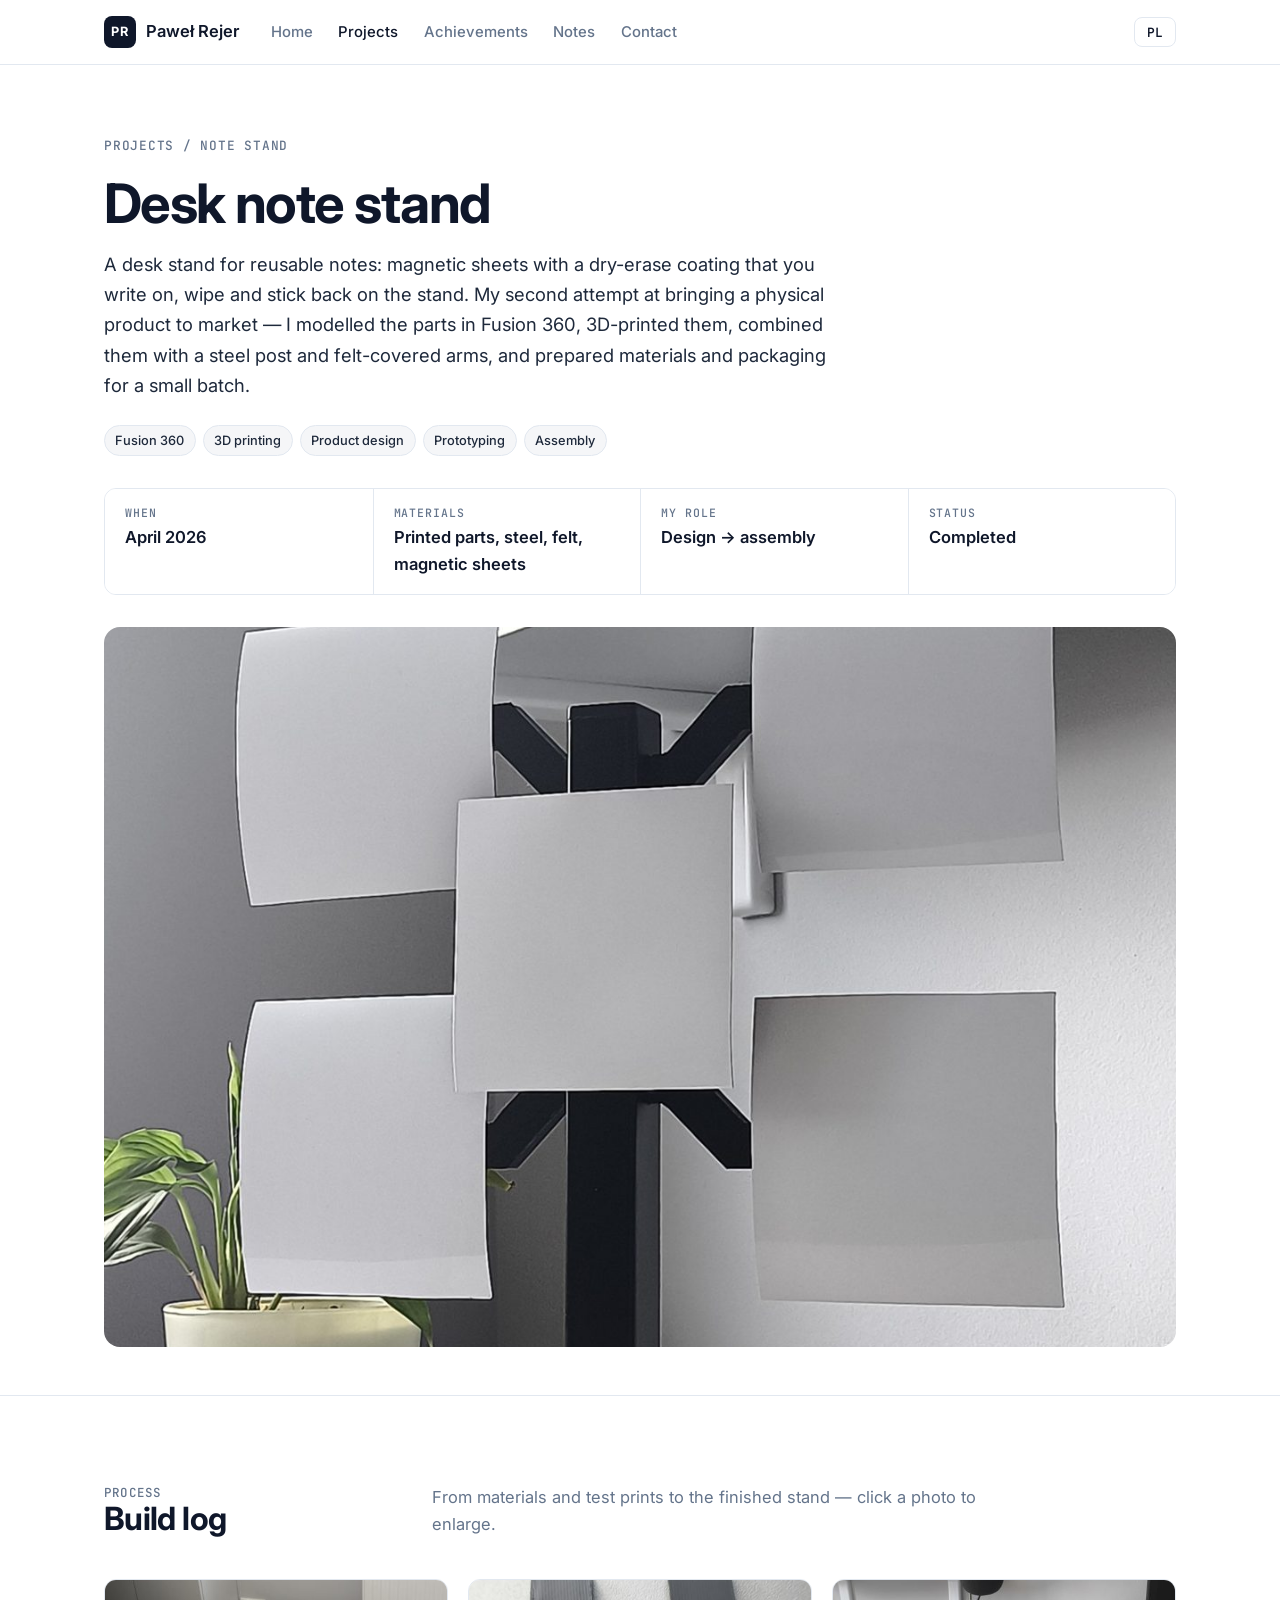
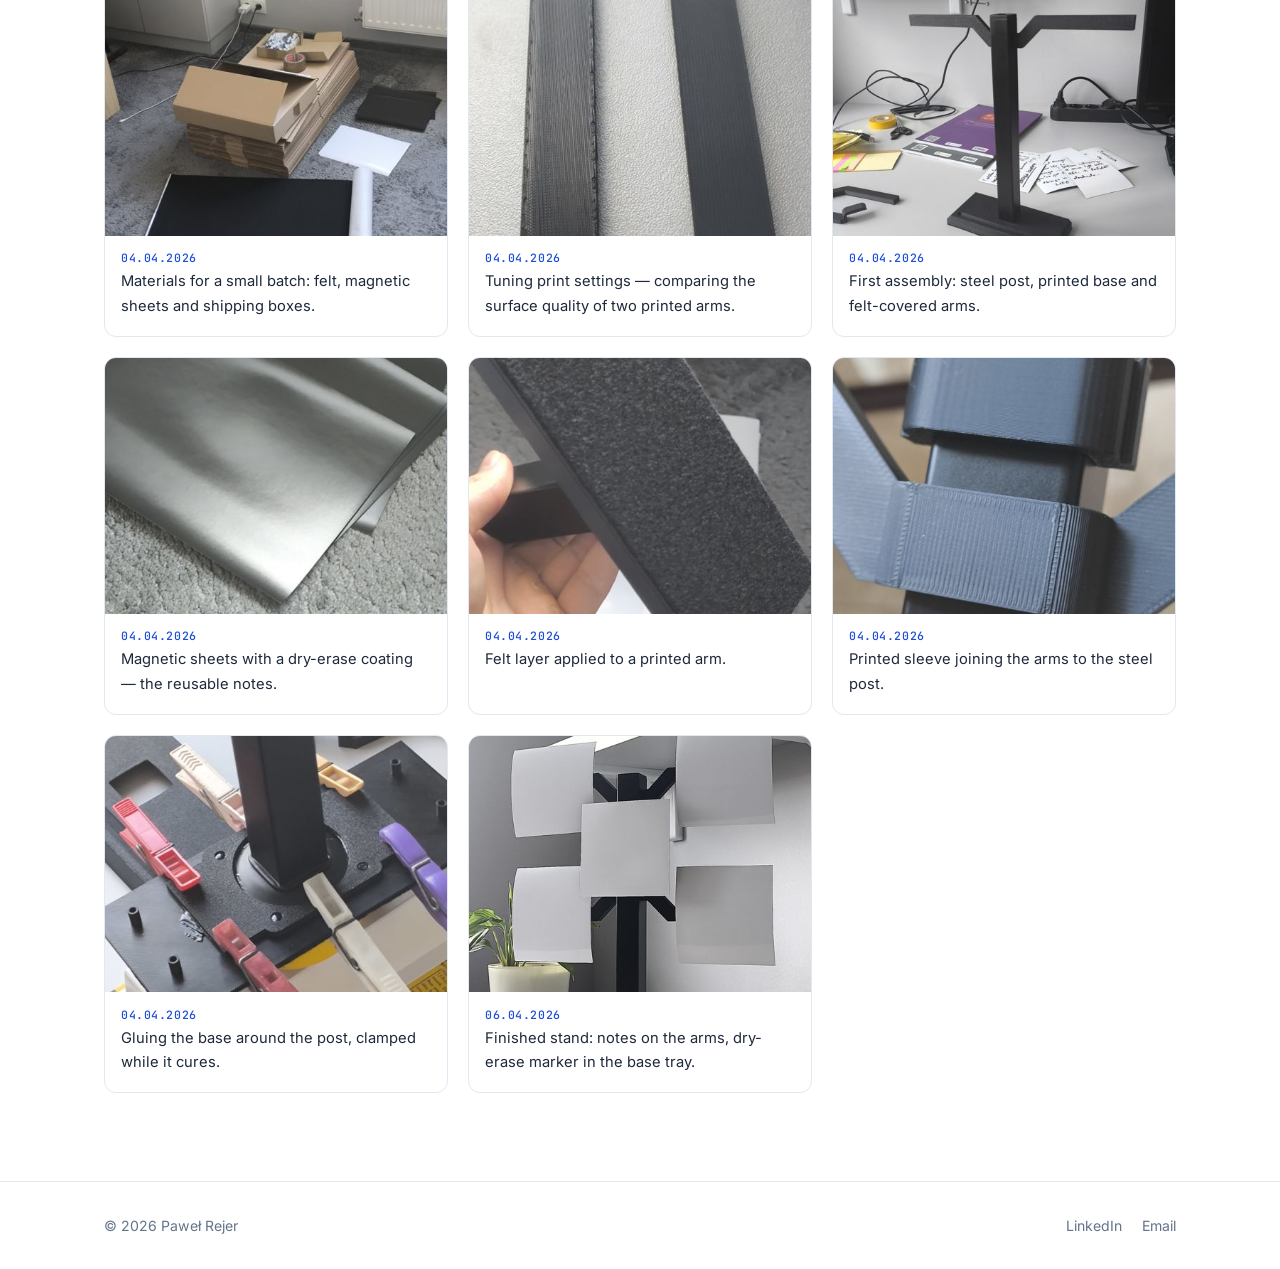
<file: notes-stand.html>
<!DOCTYPE html>
<html lang="en">
<head>
  <meta charset="UTF-8">
  <meta name="site-version" content="20261118214422">
  <meta http-equiv="Cache-Control" content="no-cache">
  <meta name="viewport" content="width=device-width, initial-scale=1.0">
  <title>Desk note stand — Paweł Rejer</title>
  <meta name="description" content="A desk stand for reusable magnetic dry-erase notes — designed, 3D-printed and assembled by Paweł Rejer.">
  <meta property="og:image" content="https://prejer.github.io/assets/stand/stand-08.jpg">
  <link rel="preconnect" href="https://fonts.googleapis.com">
  <link rel="preconnect" href="https://fonts.gstatic.com" crossorigin>
  <link href="https://fonts.googleapis.com/css2?family=Inter:wght@400;500;600;700&family=JetBrains+Mono:wght@500;600&display=swap" rel="stylesheet">
  <link rel="stylesheet" href="style.css?v=20261118214422">
</head>
<body>
  <header class="topbar">
    <div class="wrap">
      <a href="index.html" class="brand"><span class="mark">PR</span><span>Paweł Rejer</span></a>
      <nav>
        <a href="index.html" data-i18n="nav.home">Home</a>
        <a href="projects.html" class="active" data-i18n="nav.projects">Projects</a>
        <a href="competitions.html" data-i18n="nav.competitions">Achievements</a>
        <a href="notes.html" data-i18n="nav.notes">Notes</a>
        <a href="index.html#contact" data-i18n="nav.contact">Contact</a>
      </nav>
      <button class="lang" id="lang-toggle" aria-label="Switch language">PL</button>
    </div>
  </header>

  <main>
    <section class="page-head">
      <div class="wrap">
        <div class="crumbs"><a href="projects.html" data-i18n="nav.projects">Projects</a> / <span data-i18n="stand.crumb">Note stand</span></div>
        <h1 data-i18n="stand.title">Desk note stand</h1>
        <p class="lead" data-i18n="stand.desc">A desk stand for reusable notes: magnetic sheets with a dry-erase coating that you write on, wipe and stick back on the stand. My second attempt at bringing a physical product to market — I modelled the parts in Fusion 360, 3D-printed them, combined them with a steel post and felt-covered arms, and prepared materials and packaging for a small batch.</p>
        <ul class="chips"><li>Fusion 360</li><li data-i18n="chip.3dp">3D printing</li><li data-i18n="chip.cad">Product design</li><li data-i18n="chip.proto">Prototyping</li><li data-i18n="chip.assembly">Assembly</li></ul>
        <dl class="facts">
          <div><dt data-i18n="sf.when">When</dt><dd data-i18n="sf.when.v">April 2026</dd></div>
          <div><dt data-i18n="sf.mat">Materials</dt><dd data-i18n="sf.mat.v">Printed parts, steel, felt, magnetic sheets</dd></div>
          <div><dt data-i18n="sf.role">My role</dt><dd data-i18n="sf.role.v">Design → assembly</dd></div>
          <div><dt data-i18n="f.status">Status</dt><dd data-i18n="sf.status.v">Completed</dd></div>
        </dl>
        <img class="hero-img zoom" src="assets/stand/stand-08.jpg" alt="Finished desk note stand with notes" style="max-height:720px;object-fit:cover;width:100%;border-radius:16px;margin-top:2rem;display:block">
      </div>
    </section>

    <section class="section">
      <div class="wrap">
        <div class="sec-head">
          <div><p class="eyebrow" data-i18n="log.label">Process</p><h2 data-i18n="log.title">Build log</h2></div>
          <p data-i18n="stand.loglead">From materials and test prints to the finished stand — click a photo to enlarge.</p>
        </div>
        <ol class="log">
          <li><figure><img class="zoom" src="assets/stand/thumbs/stand-01.jpg" data-full="assets/stand/stand-01.jpg" alt="" loading="lazy"><figcaption><time>04.04.2026</time><span data-i18n="stand.l1">Materials for a small batch: felt, magnetic sheets and shipping boxes.</span></figcaption></figure></li>
          <li><figure><img class="zoom" src="assets/stand/thumbs/stand-02.jpg" data-full="assets/stand/stand-02.jpg" alt="" loading="lazy"><figcaption><time>04.04.2026</time><span data-i18n="stand.l2">Tuning print settings — comparing the surface quality of two printed arms.</span></figcaption></figure></li>
          <li><figure><img class="zoom" src="assets/stand/thumbs/stand-03.jpg" data-full="assets/stand/stand-03.jpg" alt="" loading="lazy"><figcaption><time>04.04.2026</time><span data-i18n="stand.l3">First assembly: steel post, printed base and felt-covered arms.</span></figcaption></figure></li>
          <li><figure><img class="zoom" src="assets/stand/thumbs/stand-04.jpg" data-full="assets/stand/stand-04.jpg" alt="" loading="lazy"><figcaption><time>04.04.2026</time><span data-i18n="stand.l4">Magnetic sheets with a dry-erase coating — the reusable notes.</span></figcaption></figure></li>
          <li><figure><img class="zoom" src="assets/stand/thumbs/stand-05.jpg" data-full="assets/stand/stand-05.jpg" alt="" loading="lazy"><figcaption><time>04.04.2026</time><span data-i18n="stand.l5">Felt layer applied to a printed arm.</span></figcaption></figure></li>
          <li><figure><img class="zoom" src="assets/stand/thumbs/stand-06.jpg" data-full="assets/stand/stand-06.jpg" alt="" loading="lazy"><figcaption><time>04.04.2026</time><span data-i18n="stand.l6">Printed sleeve joining the arms to the steel post.</span></figcaption></figure></li>
          <li><figure><img class="zoom" src="assets/stand/thumbs/stand-07.jpg" data-full="assets/stand/stand-07.jpg" alt="" loading="lazy"><figcaption><time>04.04.2026</time><span data-i18n="stand.l7">Gluing the base around the post, clamped while it cures.</span></figcaption></figure></li>
          <li><figure><img class="zoom" src="assets/stand/thumbs/stand-08.jpg" data-full="assets/stand/stand-08.jpg" alt="" loading="lazy"><figcaption><time>06.04.2026</time><span data-i18n="stand.l8">Finished stand: notes on the arms, dry-erase marker in the base tray.</span></figcaption></figure></li>
        </ol>
      </div>
    </section>
  </main>

  <footer>
    <div class="wrap">
      <span>© <span class="year"></span> Paweł Rejer</span>
      <nav><a href="https://www.linkedin.com/in/pawel-rejer/" target="_blank" rel="noopener">LinkedIn</a><a href="mailto:p.rejer10@gmail.com">Email</a></nav>
    </div>
  </footer>
  <script src="script.js?v=20261118214422"></script>
</body>
</html>
</file>
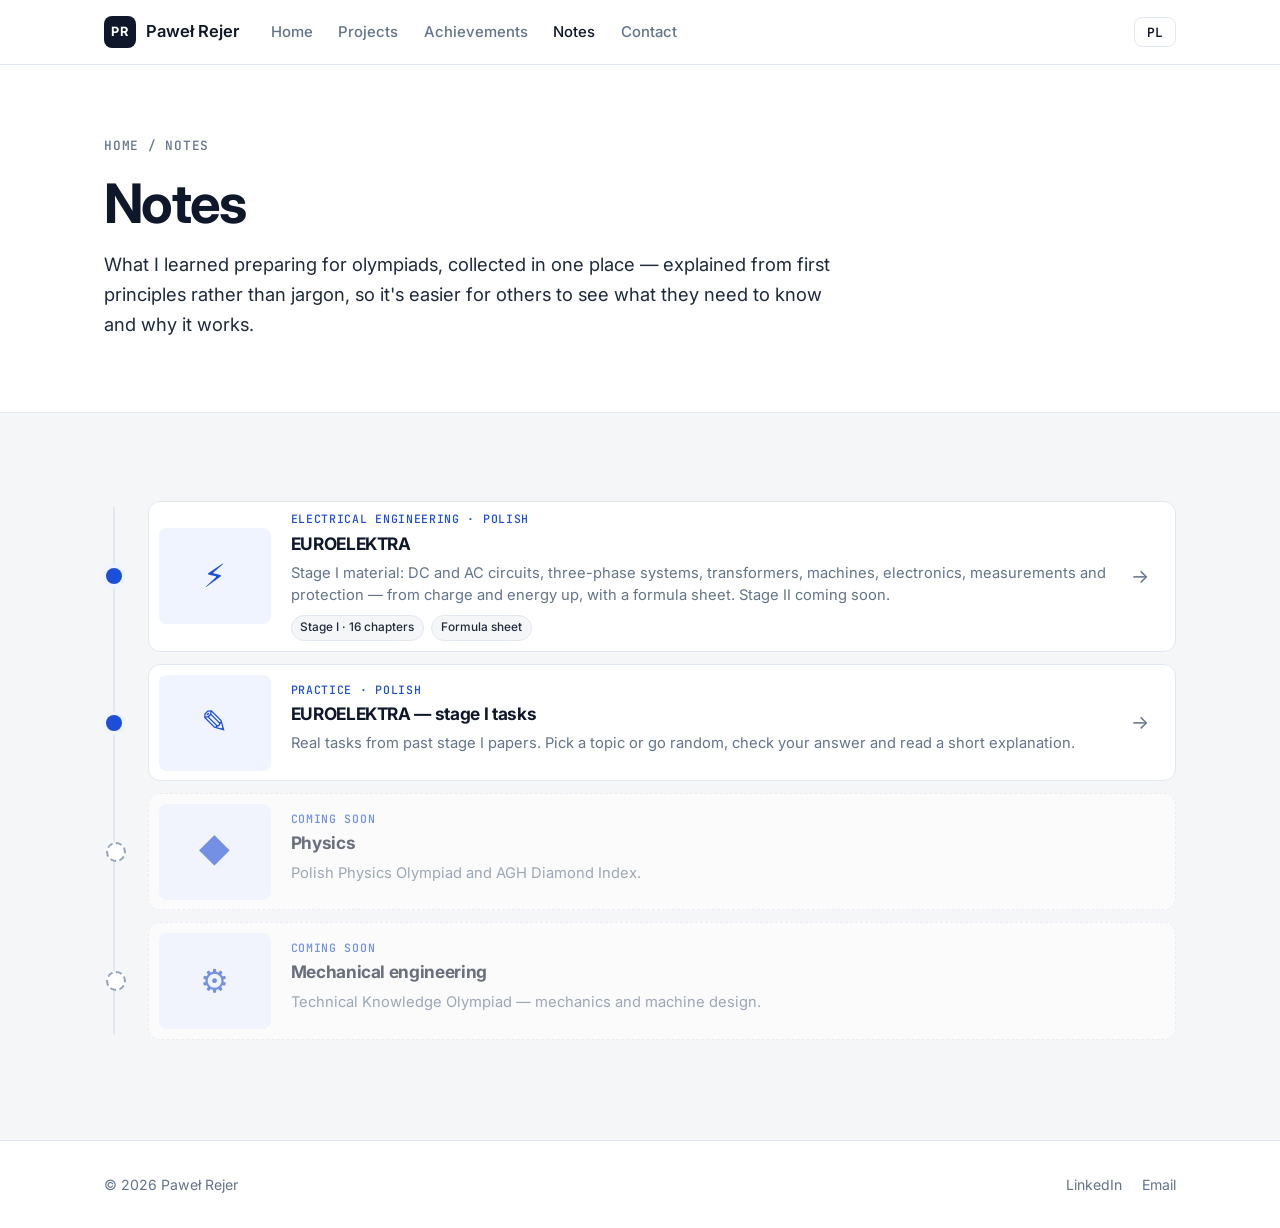
<file: notes.html>
<!DOCTYPE html>
<html lang="en">
<head>
  <meta charset="UTF-8">
  <meta name="site-version" content="20261118214422">
  <meta http-equiv="Cache-Control" content="no-cache">
  <meta name="description" content="Olympiad notes by Paweł Rejer — electrical engineering and physics explained from first principles.">
  <meta name="viewport" content="width=device-width, initial-scale=1.0">
  <title>Notes — Paweł Rejer</title>
  <link rel="preconnect" href="https://fonts.googleapis.com">
  <link rel="preconnect" href="https://fonts.gstatic.com" crossorigin>
  <link href="https://fonts.googleapis.com/css2?family=Inter:wght@400;500;600;700&family=JetBrains+Mono:wght@500;600&display=swap" rel="stylesheet">
  <link rel="stylesheet" href="style.css?v=20261118214422">
</head>
<body>
  <header class="topbar">
    <div class="wrap">
      <a href="index.html" class="brand"><span class="mark">PR</span><span>Paweł Rejer</span></a>
      <nav>
        <a href="index.html" data-i18n="nav.home">Home</a>
        <a href="projects.html" data-i18n="nav.projects">Projects</a>
        <a href="competitions.html" data-i18n="nav.competitions">Achievements</a>
        <a href="notes.html" class="active" data-i18n="nav.notes">Notes</a>
        <a href="index.html#contact" data-i18n="nav.contact">Contact</a>
      </nav>
      <button class="lang" id="lang-toggle" aria-label="Switch language">PL</button>
    </div>
  </header>

  <main>
    <section class="page-head">
      <div class="wrap">
        <div class="crumbs"><a href="index.html" data-i18n="nav.home">Home</a> / <span data-i18n="nav.notes">Notes</span></div>
        <h1 data-i18n="notes.title">Notes</h1>
        <p class="lead" data-i18n="notes.lead">What I learned preparing for olympiads, collected in one place — explained from first principles rather than jargon, so it's easier for others to see what they need to know and why it works.</p>
      </div>
    </section>

    <section class="section alt">
      <div class="wrap">
        <ol class="ptl">
          <li class="pt-item">
            <a class="pt-card" href="notes-euroelektra.html">
              <div class="note-ico">⚡</div>
              <div class="pt-body">
                <div class="pt-meta"><span data-i18n="notes.ee.meta">Electrical engineering · Polish</span></div>
                <h3>EUROELEKTRA</h3>
                <p data-i18n="notes.ee.d">Stage I material: DC and AC circuits, three-phase systems, transformers, machines, electronics, measurements and protection — from charge and energy up, with a formula sheet. Stage II coming soon.</p>
                <ul class="chips"><li data-i18n="notes.sec">Stage I · 16 chapters</li><li data-i18n="notes.cheat">Formula sheet</li></ul>
              </div>
              <span class="pt-arrow">→</span>
            </a>
          </li>
          <li class="pt-item">
            <a class="pt-card" href="zadania-euroelektra.html">
              <div class="note-ico">✎</div>
              <div class="pt-body">
                <div class="pt-meta"><span data-i18n="notes.ex.meta">Practice · Polish</span></div>
                <h3 data-i18n="notes.ex.t">EUROELEKTRA — stage I tasks</h3>
                <p data-i18n="notes.ex.d">Real tasks from past stage I papers. Pick a topic or go random, check your answer and read a short explanation.</p>
              </div>
              <span class="pt-arrow">→</span>
            </a>
          </li>
          <li class="pt-item soon">
            <div class="pt-card">
              <div class="note-ico">◆</div>
              <div class="pt-body">
                <div class="pt-meta"><span data-i18n="notes.soon">Coming soon</span></div>
                <h3 data-i18n="notes.phys">Physics</h3>
                <p data-i18n="notes.phys.d">Polish Physics Olympiad and AGH Diamond Index.</p>
              </div>
            </div>
          </li>
          <li class="pt-item soon">
            <div class="pt-card">
              <div class="note-ico">⚙</div>
              <div class="pt-body">
                <div class="pt-meta"><span data-i18n="notes.soon">Coming soon</span></div>
                <h3 data-i18n="notes.owt">Mechanical engineering</h3>
                <p data-i18n="notes.owt.d">Technical Knowledge Olympiad — mechanics and machine design.</p>
              </div>
            </div>
          </li>
        </ol>
      </div>
    </section>
  </main>

  <footer>
    <div class="wrap">
      <span>© <span class="year"></span> Paweł Rejer</span>
      <nav><a href="https://www.linkedin.com/in/pawel-rejer/" target="_blank" rel="noopener">LinkedIn</a><a href="mailto:p.rejer10@gmail.com">Email</a></nav>
    </div>
  </footer>
  <script src="script.js?v=20261118214422"></script>
</body>
</html>
</file>
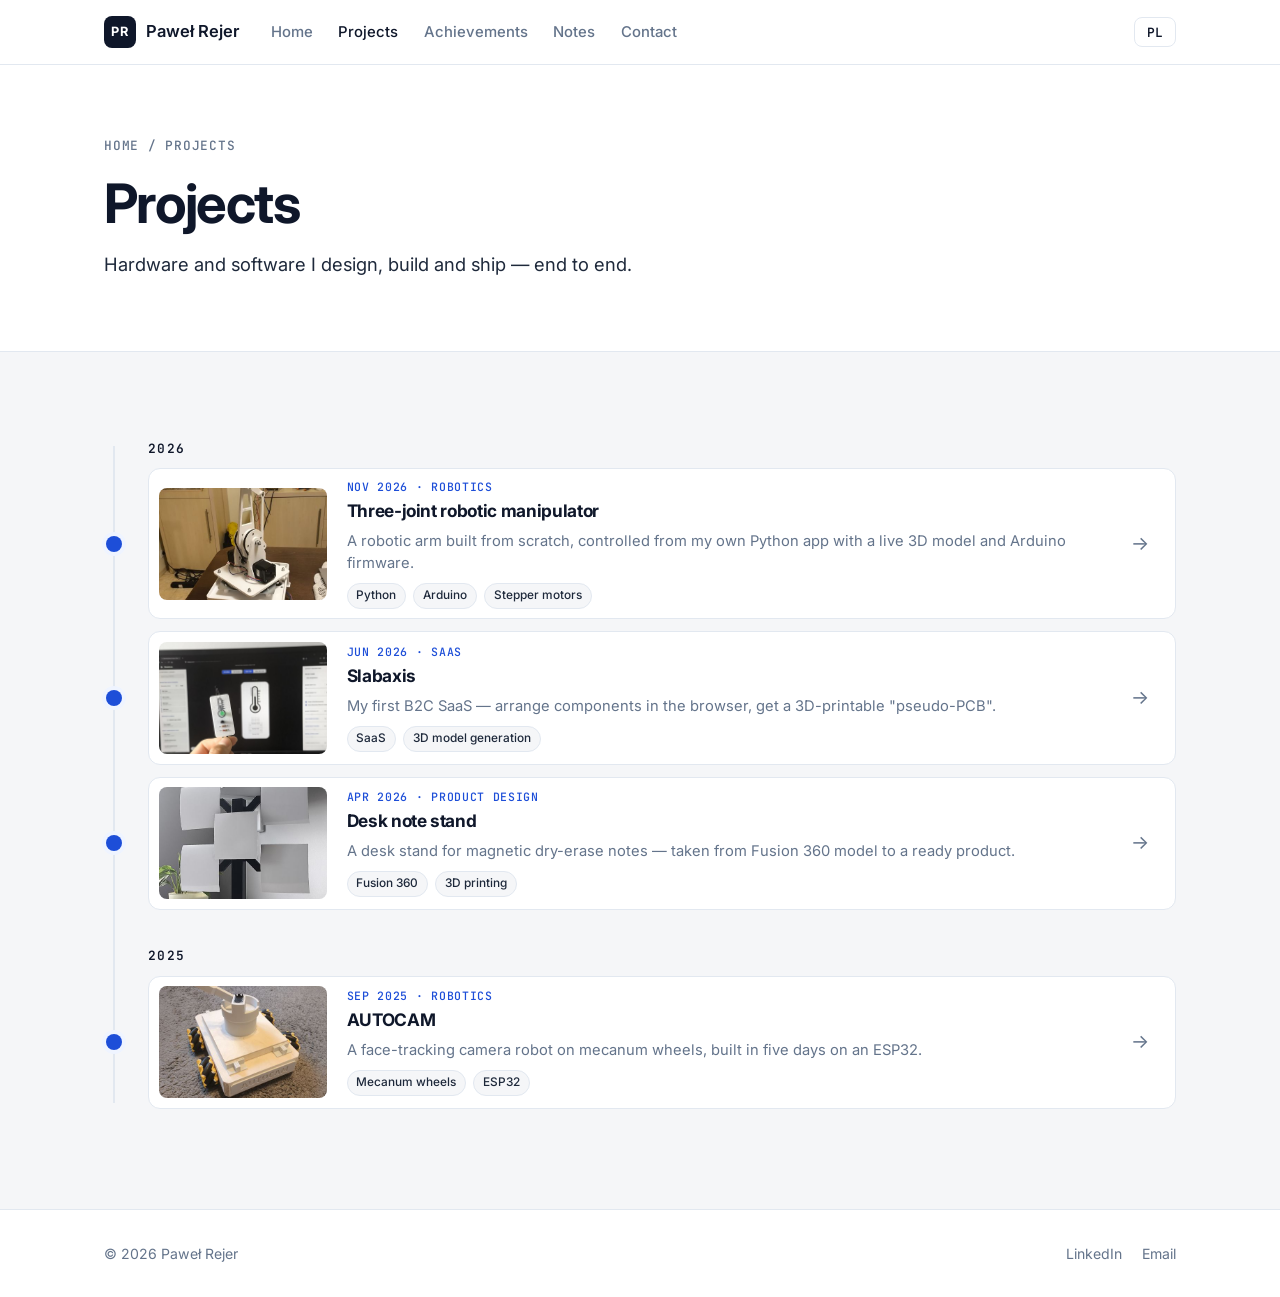
<file: projects.html>
<!DOCTYPE html>
<html lang="en">
<head>
  <meta charset="UTF-8">
  <meta name="site-version" content="20261118214422">
  <meta http-equiv="Cache-Control" content="no-cache">
  <meta name="viewport" content="width=device-width, initial-scale=1.0">
  <title>Projects — Paweł Rejer</title>
  <link rel="preconnect" href="https://fonts.googleapis.com">
  <link rel="preconnect" href="https://fonts.gstatic.com" crossorigin>
  <link href="https://fonts.googleapis.com/css2?family=Inter:wght@400;500;600;700&family=JetBrains+Mono:wght@500;600&display=swap" rel="stylesheet">
  <link rel="stylesheet" href="style.css?v=20261118214422">
</head>
<body>
  <header class="topbar">
    <div class="wrap">
      <a href="index.html" class="brand"><span class="mark">PR</span><span>Paweł Rejer</span></a>
      <nav>
        <a href="index.html" data-i18n="nav.home">Home</a>
        <a href="projects.html" class="active" data-i18n="nav.projects">Projects</a>
        <a href="competitions.html" data-i18n="nav.competitions">Achievements</a>
        <a href="notes.html" data-i18n="nav.notes">Notes</a>
        <a href="index.html#contact" data-i18n="nav.contact">Contact</a>
      </nav>
      <button class="lang" id="lang-toggle" aria-label="Switch language">PL</button>
    </div>
  </header>

  <main>
    <section class="page-head">
      <div class="wrap">
        <div class="crumbs"><a href="index.html" data-i18n="nav.home">Home</a> / <span data-i18n="nav.projects">Projects</span></div>
        <h1 data-i18n="projects.title">Projects</h1>
        <p class="lead" data-i18n="projects.lead">Hardware and software I design, build and ship — end to end.</p>
      </div>
    </section>

    <section class="section alt">
      <div class="wrap">
        <ol class="ptl">
          <li class="pt-year">2026</li>
          <li class="pt-item">
            <a class="pt-card" href="manipulator.html">
              <img src="assets/manipulator/thumbs/manipulator-11.jpg" alt="" loading="lazy">
              <div class="pt-body">
                <div class="pt-meta"><time data-i18n="manip.date">Nov 2026</time> · <span data-i18n="feat.cat.robo">Robotics</span></div>
                <h3 data-i18n="manip.title">Three-joint robotic manipulator</h3>
                <p data-i18n="manip.tl">A robotic arm built from scratch, controlled from my own Python app with a live 3D model and Arduino firmware.</p>
                <ul class="chips"><li>Python</li><li>Arduino</li><li data-i18n="chip.steppers">Stepper motors</li></ul>
              </div>
              <span class="pt-arrow">→</span>
            </a>
          </li>
          <li class="pt-item">
            <a class="pt-card" href="slabaxis.html">
              <img src="assets/slabaxis/thumbs/slabaxis-01.jpg" alt="" loading="lazy">
              <div class="pt-body">
                <div class="pt-meta"><time data-i18n="sx.date">Jun 2026</time> · <span data-i18n="feat.cat.saas">SaaS</span></div>
                <h3>Slabaxis</h3>
                <p data-i18n="sx.tl">My first B2C SaaS — arrange components in the browser, get a 3D-printable "pseudo-PCB".</p>
                <ul class="chips"><li>SaaS</li><li data-i18n="sx.c2">3D model generation</li></ul>
              </div>
              <span class="pt-arrow">→</span>
            </a>
          </li>
          <li class="pt-item">
            <a class="pt-card" href="notes-stand.html">
              <img src="assets/stand/thumbs/stand-08.jpg" alt="" loading="lazy">
              <div class="pt-body">
                <div class="pt-meta"><time data-i18n="stand.date">Apr 2026</time> · <span data-i18n="feat.cat.prod">Product design</span></div>
                <h3 data-i18n="stand.title">Desk note stand</h3>
                <p data-i18n="stand.tl">A desk stand for magnetic dry-erase notes — taken from Fusion 360 model to a ready product.</p>
                <ul class="chips"><li>Fusion 360</li><li data-i18n="chip.3dp">3D printing</li></ul>
              </div>
              <span class="pt-arrow">→</span>
            </a>
          </li>
          <li class="pt-year">2025</li>
          <li class="pt-item">
            <a class="pt-card" href="autocam.html">
              <img src="assets/autocam/thumbs/autocam-03.jpg" alt="" loading="lazy">
              <div class="pt-body">
                <div class="pt-meta"><time data-i18n="ac.date">Sep 2025</time> · <span data-i18n="feat.cat.robo">Robotics</span></div>
                <h3>AUTOCAM</h3>
                <p data-i18n="ac.tl">A face-tracking camera robot on mecanum wheels, built in five days on an ESP32.</p>
                <ul class="chips"><li data-i18n="ac.c1">Mecanum wheels</li><li>ESP32</li></ul>
              </div>
              <span class="pt-arrow">→</span>
            </a>
          </li>
        </ol>
      </div>
    </section>
  </main>

  <footer>
    <div class="wrap">
      <span>© <span class="year"></span> Paweł Rejer</span>
      <nav><a href="https://www.linkedin.com/in/pawel-rejer/" target="_blank" rel="noopener">LinkedIn</a><a href="mailto:p.rejer10@gmail.com">Email</a></nav>
    </div>
  </footer>
  <script src="script.js?v=20261118214422"></script>
</body>
</html>
</file>
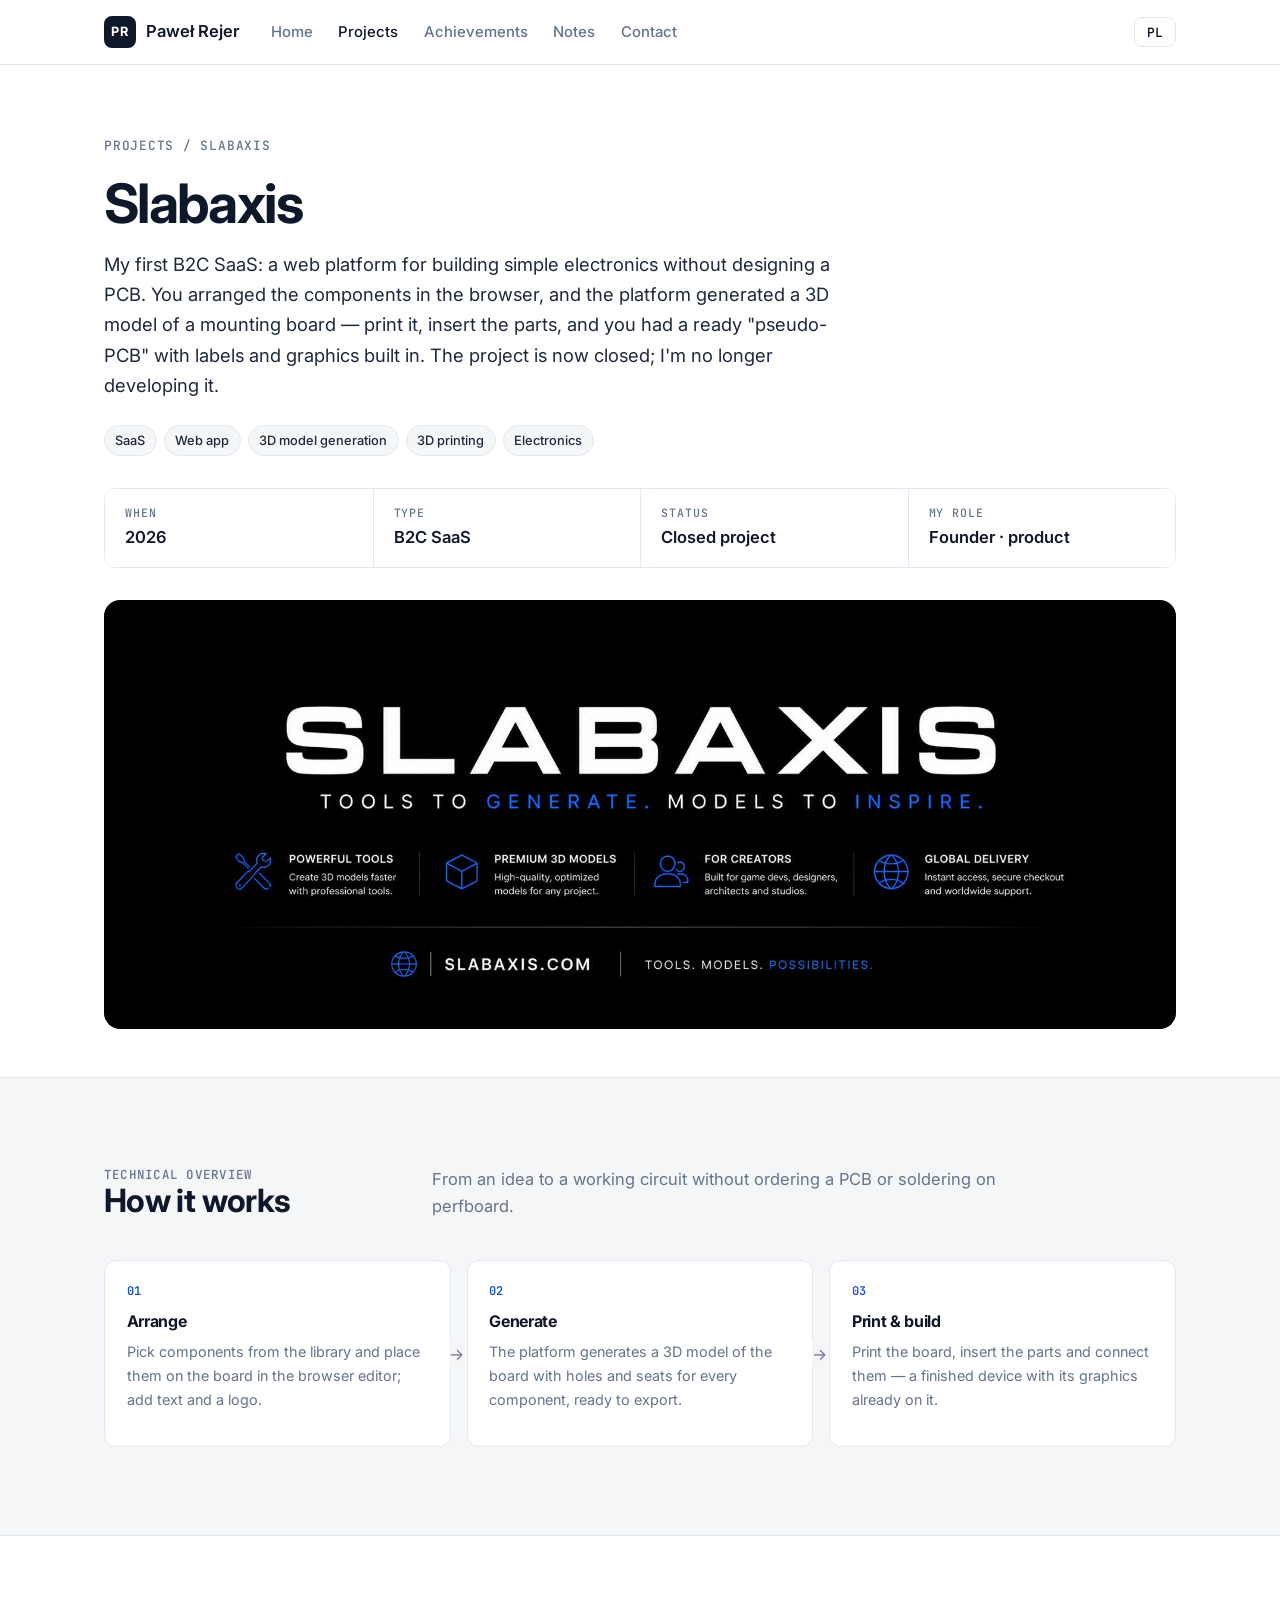
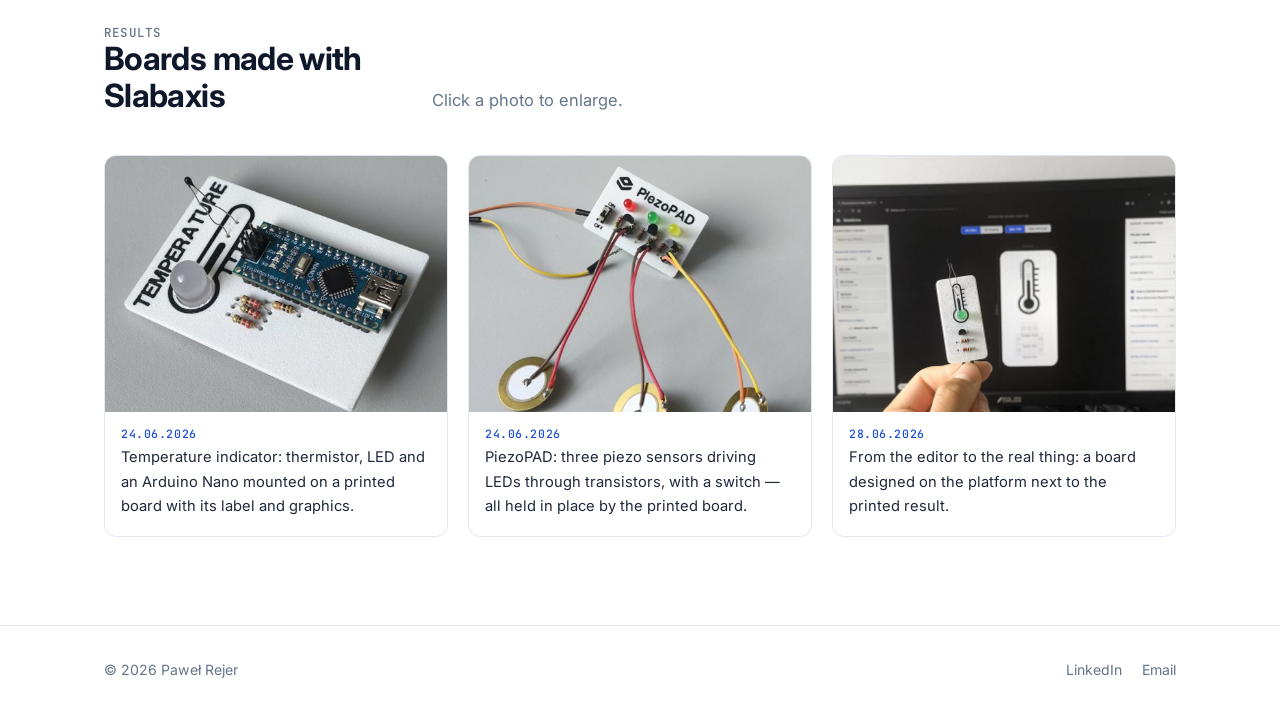
<file: slabaxis.html>
<!DOCTYPE html>
<html lang="en">
<head>
  <meta charset="UTF-8">
  <meta name="site-version" content="20261118214422">
  <meta http-equiv="Cache-Control" content="no-cache">
  <meta name="viewport" content="width=device-width, initial-scale=1.0">
  <title>Slabaxis — Paweł Rejer</title>
  <meta name="description" content="Slabaxis — a web platform that turns a component layout into a 3D-printable mounting board: a printed pseudo-PCB, ready in one go.">
  <meta property="og:image" content="https://prejer.github.io/assets/slabaxis/slabaxis-01.jpg">
  <link rel="preconnect" href="https://fonts.googleapis.com">
  <link rel="preconnect" href="https://fonts.gstatic.com" crossorigin>
  <link href="https://fonts.googleapis.com/css2?family=Inter:wght@400;500;600;700&family=JetBrains+Mono:wght@500;600&display=swap" rel="stylesheet">
  <link rel="stylesheet" href="style.css?v=20261118214422">
</head>
<body>
  <header class="topbar">
    <div class="wrap">
      <a href="index.html" class="brand"><span class="mark">PR</span><span>Paweł Rejer</span></a>
      <nav>
        <a href="index.html" data-i18n="nav.home">Home</a>
        <a href="projects.html" class="active" data-i18n="nav.projects">Projects</a>
        <a href="competitions.html" data-i18n="nav.competitions">Achievements</a>
        <a href="notes.html" data-i18n="nav.notes">Notes</a>
        <a href="index.html#contact" data-i18n="nav.contact">Contact</a>
      </nav>
      <button class="lang" id="lang-toggle" aria-label="Switch language">PL</button>
    </div>
  </header>

  <main>
    <section class="page-head">
      <div class="wrap">
        <div class="crumbs"><a href="projects.html" data-i18n="nav.projects">Projects</a> / <span>Slabaxis</span></div>
        <h1>Slabaxis</h1>
        <p class="lead" data-i18n="sx.desc">My first B2C SaaS: a web platform for building simple electronics without designing a PCB. You arranged the components in the browser, and the platform generated a 3D model of a mounting board — print it, insert the parts, and you had a ready "pseudo-PCB" with labels and graphics built in. The project is now closed; I'm no longer developing it.</p>
        <ul class="chips"><li>SaaS</li><li data-i18n="sx.c1">Web app</li><li data-i18n="sx.c2">3D model generation</li><li data-i18n="chip.3dp">3D printing</li><li data-i18n="sx.c3">Electronics</li></ul>
        <dl class="facts">
          <div><dt data-i18n="sf.when">When</dt><dd data-i18n="sx.when">2026</dd></div>
          <div><dt data-i18n="sx.type">Type</dt><dd data-i18n="sx.type.v">B2C SaaS</dd></div>
          <div><dt data-i18n="f.status">Status</dt><dd data-i18n="sx.status.v">Closed project</dd></div>
          <div><dt data-i18n="sf.role">My role</dt><dd data-i18n="sx.role.v">Founder · product</dd></div>
        </dl>
        <img class="hero-img zoom" src="assets/slabaxis/banner.jpg" alt="Slabaxis banner" style="width:100%;border-radius:16px;margin-top:2rem;display:block">
      </div>
    </section>

    <section class="section alt">
      <div class="wrap">
        <div class="sec-head">
          <div><p class="eyebrow" data-i18n="tech.label">Technical overview</p><h2 data-i18n="tech.title">How it works</h2></div>
          <p data-i18n="sx.lead">From an idea to a working circuit without ordering a PCB or soldering on perfboard.</p>
        </div>
        <div class="pipeline" style="grid-template-columns:repeat(3,1fr)">
          <div class="step"><h3 data-i18n="sx.s1.t">Arrange</h3><p data-i18n="sx.s1.d">Pick components from the library and place them on the board in the browser editor; add text and a logo.</p></div>
          <div class="step"><h3 data-i18n="sx.s2.t">Generate</h3><p data-i18n="sx.s2.d">The platform generates a 3D model of the board with holes and seats for every component, ready to export.</p></div>
          <div class="step"><h3 data-i18n="sx.s3.t">Print &amp; build</h3><p data-i18n="sx.s3.d">Print the board, insert the parts and connect them — a finished device with its graphics already on it.</p></div>
        </div>
      </div>
    </section>

    <section class="section">
      <div class="wrap">
        <div class="sec-head">
          <div><p class="eyebrow" data-i18n="sx.glabel">Results</p><h2 data-i18n="sx.gtitle">Boards made with Slabaxis</h2></div>
          <p data-i18n="log.lead2">Click a photo to enlarge.</p>
        </div>
        <ol class="log">
          <li><figure><img class="zoom" src="assets/slabaxis/thumbs/slabaxis-02.jpg" data-full="assets/slabaxis/slabaxis-02.jpg" alt="" loading="lazy"><figcaption><time>24.06.2026</time><span data-i18n="sx.p2">Temperature indicator: thermistor, LED and an Arduino Nano mounted on a printed board with its label and graphics.</span></figcaption></figure></li>
          <li><figure><img class="zoom" src="assets/slabaxis/thumbs/slabaxis-03.jpg" data-full="assets/slabaxis/slabaxis-03.jpg" alt="" loading="lazy"><figcaption><time>24.06.2026</time><span data-i18n="sx.p3">PiezoPAD: three piezo sensors driving LEDs through transistors, with a switch — all held in place by the printed board.</span></figcaption></figure></li>
          <li><figure><img class="zoom" src="assets/slabaxis/thumbs/slabaxis-01.jpg" data-full="assets/slabaxis/slabaxis-01.jpg" alt="" loading="lazy"><figcaption><time>28.06.2026</time><span data-i18n="sx.p1">From the editor to the real thing: a board designed on the platform next to the printed result.</span></figcaption></figure></li>
        </ol>
      </div>
    </section>
  </main>

  <footer>
    <div class="wrap">
      <span>© <span class="year"></span> Paweł Rejer</span>
      <nav><a href="https://www.linkedin.com/in/pawel-rejer/" target="_blank" rel="noopener">LinkedIn</a><a href="mailto:p.rejer10@gmail.com">Email</a></nav>
    </div>
  </footer>
  <script src="script.js?v=20261118214422"></script>
</body>
</html>
</file>
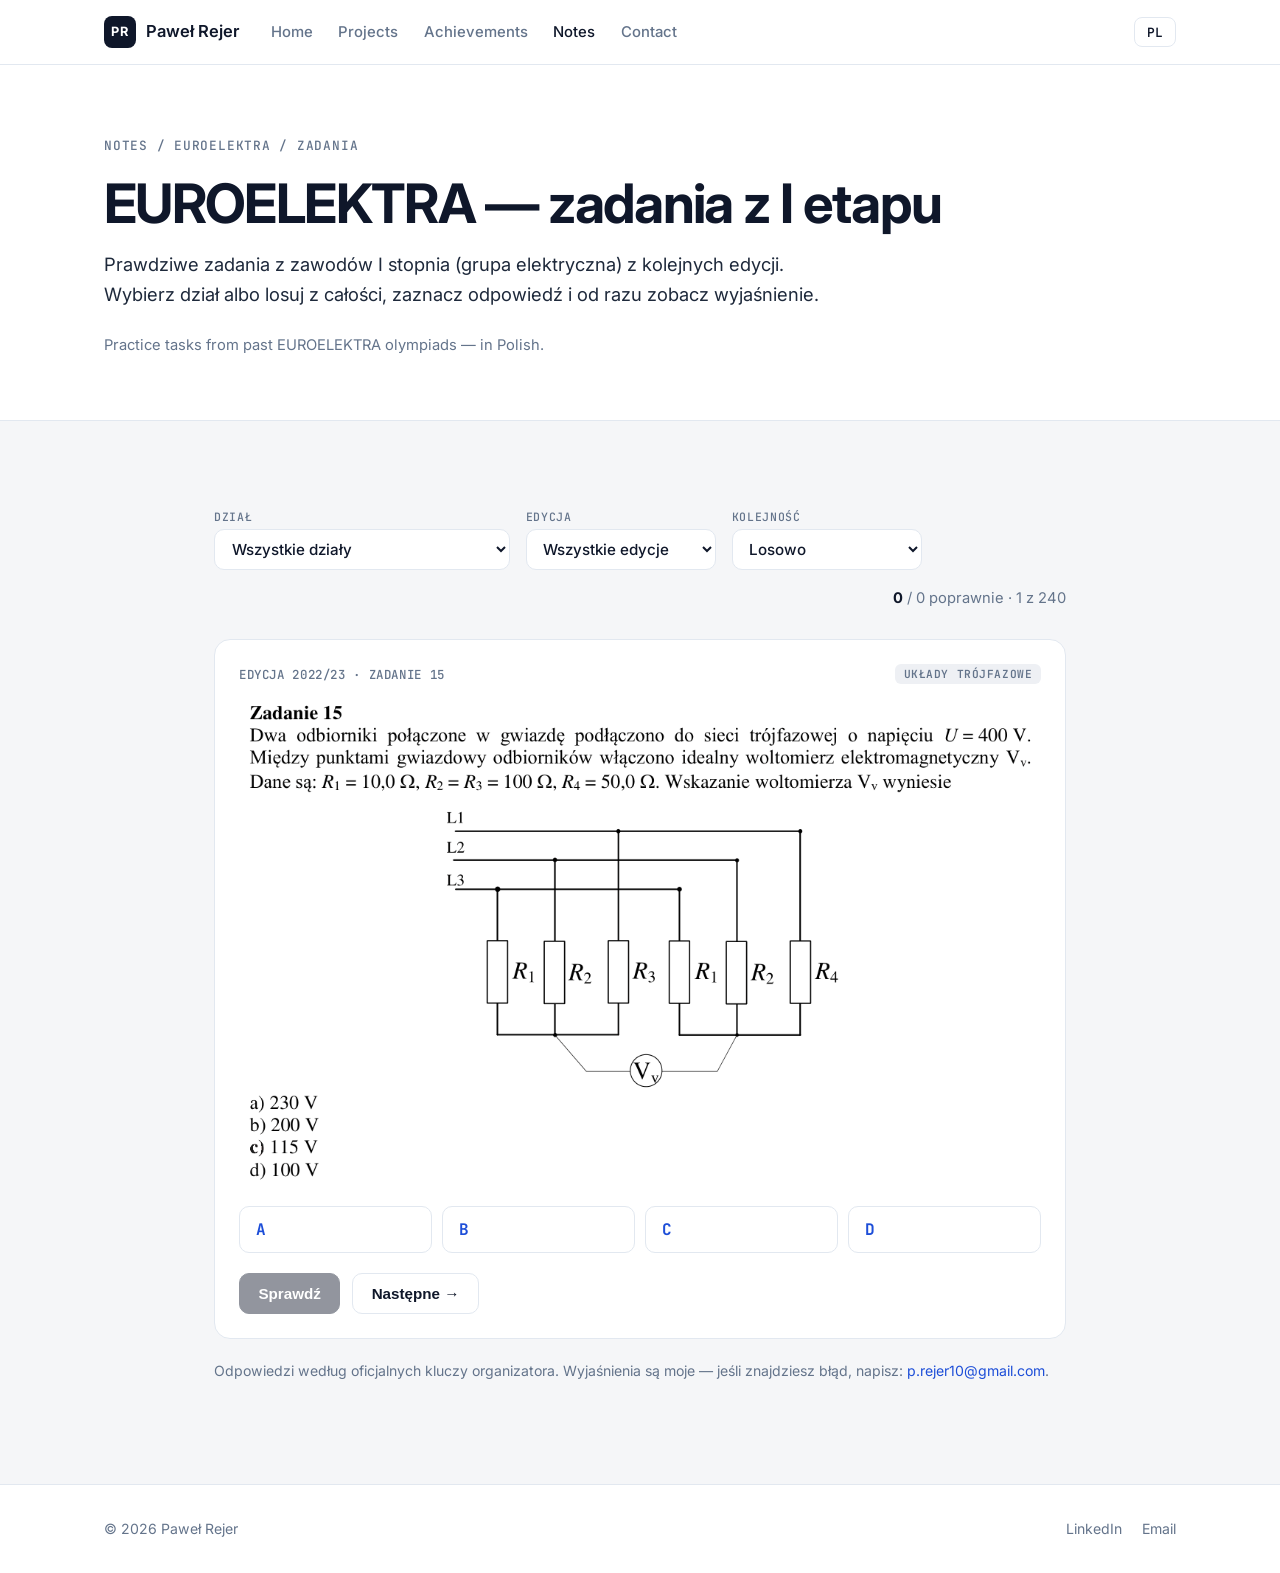
<file: zadania-euroelektra.html>
<!DOCTYPE html>
<html lang="en">
<head>
  <meta charset="UTF-8">
  <meta name="site-version" content="20261118214422">
  <meta http-equiv="Cache-Control" content="no-cache">
  <meta name="description" content="Zadania z I etapu olimpiady EUROELEKTRA (grupa elektryczna) z wielu edycji — wybierz dział albo losuj, sprawdź odpowiedź i zobacz krótkie wyjaśnienie.">
  <meta name="viewport" content="width=device-width, initial-scale=1.0">
  <title>EUROELEKTRA — zadania z I etapu · Paweł Rejer</title>
  <link rel="preconnect" href="https://fonts.googleapis.com">
  <link rel="preconnect" href="https://fonts.gstatic.com" crossorigin>
  <link href="https://fonts.googleapis.com/css2?family=Inter:wght@400;500;600;700&family=JetBrains+Mono:wght@500;600&display=swap" rel="stylesheet">
  <link rel="stylesheet" href="style.css?v=20261118214422">
</head>
<body>
  <header class="topbar">
    <div class="wrap">
      <a href="index.html" class="brand"><span class="mark">PR</span><span>Paweł Rejer</span></a>
      <nav>
        <a href="index.html" data-i18n="nav.home">Home</a>
        <a href="projects.html" data-i18n="nav.projects">Projects</a>
        <a href="competitions.html" data-i18n="nav.competitions">Achievements</a>
        <a href="notes.html" class="active" data-i18n="nav.notes">Notes</a>
        <a href="index.html#contact" data-i18n="nav.contact">Contact</a>
      </nav>
      <button class="lang" id="lang-toggle" aria-label="Switch language">PL</button>
    </div>
  </header>

  <main>
    <section class="page-head">
      <div class="wrap">
        <div class="crumbs"><a href="notes.html" data-i18n="nav.notes">Notes</a> / <a href="notes-euroelektra.html">EUROELEKTRA</a> / <span>Zadania</span></div>
        <h1>EUROELEKTRA — zadania z I etapu</h1>
        <p class="lead">Prawdziwe zadania z zawodów I stopnia (grupa elektryczna) z kolejnych edycji. Wybierz dział albo losuj z całości, zaznacz odpowiedź i od razu zobacz wyjaśnienie.</p>
        <p class="en-only muted" style="font-size:.92rem">Practice tasks from past EUROELEKTRA olympiads — in Polish.</p>
      </div>
    </section>

    <section class="section alt">
      <div class="wrap quiz-wrap">
        <div class="quiz-bar">
          <label>Dział
            <select id="q-topic"><option value="">Wszystkie działy</option></select>
          </label>
          <label>Edycja
            <select id="q-ed"><option value="">Wszystkie edycje</option></select>
          </label>
          <label>Kolejność
            <select id="q-order"><option value="rand">Losowo</option><option value="seq">Po kolei</option></select>
          </label>
          <div class="quiz-score"><b id="q-ok">0</b> / <span id="q-done">0</span> poprawnie · <span id="q-left"></span></div>
        </div>

        <div class="quiz-card" id="q-card">
          <div class="q-meta"><span id="q-src"></span><span id="q-tag" class="badge"></span></div>
          <img id="q-img" alt="Treść zadania">
          <p class="q-zoomhint">Dotknij treści, żeby ją powiększyć</p>
          <div class="q-opts" id="q-opts"></div>
          <div class="q-actions">
            <button class="btn primary" id="q-check" disabled>Sprawdź</button>
            <button class="btn ghost" id="q-next">Następne →</button>
          </div>
          <div class="q-result" id="q-res" hidden></div>
        </div>
        <p class="muted" style="font-size:.88rem;margin-top:1.25rem">Odpowiedzi według oficjalnych kluczy organizatora. Wyjaśnienia są moje — jeśli znajdziesz błąd, napisz: <a href="mailto:p.rejer10@gmail.com">p.rejer10@gmail.com</a>.</p>
      </div>
    </section>
  </main>

  <footer>
    <div class="wrap">
      <span>© <span class="year"></span> Paweł Rejer</span>
      <nav><a href="https://www.linkedin.com/in/pawel-rejer/" target="_blank" rel="noopener">LinkedIn</a><a href="mailto:p.rejer10@gmail.com">Email</a></nav>
    </div>
  </footer>
  <script src="script.js?v=20261118214422"></script>
</body>
</html>
</file>
<file: style.css>
:root {
  --bg: #ffffff;
  --soft: #f5f6f8;
  --soft-2: #eef0f4;
  --ink: #0f172a;
  --text: #1e293b;
  --muted: #64748b;
  --line: #e2e8f0;
  --accent: #1d4ed8;
  --accent-soft: #eff4ff;
  --max: 1120px;
  --radius: 14px;
  --mono: "JetBrains Mono", ui-monospace, SFMono-Regular, Menlo, monospace;
  color-scheme: light;
}

* { box-sizing: border-box; }
html { scroll-behavior: smooth; scroll-padding-top: 80px; }
body {
  margin: 0; background: var(--bg); color: var(--text);
  font-family: "Inter", system-ui, -apple-system, "Segoe UI", Roboto, sans-serif;
  font-size: 16.5px; line-height: 1.65;
  -webkit-font-smoothing: antialiased;
}
img, video { max-width: 100%; }
a { color: var(--accent); text-decoration: none; }
a:hover { text-decoration: underline; }
h1, h2, h3 { color: var(--ink); letter-spacing: -0.02em; }

.wrap { max-width: var(--max); margin: 0 auto; padding: 0 1.5rem; }

/* ---------- header ---------- */
.topbar {
  position: sticky; top: 0; z-index: 20;
  background: rgba(255,255,255,.88); backdrop-filter: saturate(180%) blur(10px);
  border-bottom: 1px solid var(--line);
}
.topbar .wrap { display: flex; align-items: center; gap: 2rem; height: 64px; }
.brand { display: flex; align-items: center; gap: .6rem; color: var(--ink); font-weight: 600; }
.brand:hover { text-decoration: none; }
.brand .mark {
  width: 32px; height: 32px; border-radius: 8px; background: var(--ink); color: #fff;
  display: grid; place-items: center; font-size: .8rem; font-weight: 700; letter-spacing: .04em;
}
.topbar nav { display: flex; gap: 1.6rem; flex: 1; }
.topbar nav a { color: var(--muted); font-size: .93rem; font-weight: 500; }
.topbar nav a:hover, .topbar nav a.active { color: var(--ink); text-decoration: none; }
.lang {
  border: 1px solid var(--line); background: #fff; color: var(--ink);
  font: 600 .8rem var(--mono); padding: .35rem .75rem; border-radius: 8px; cursor: pointer;
}
.lang:hover { border-color: var(--ink); }

/* ---------- buttons, chips ---------- */
.btn {
  display: inline-flex; align-items: center; gap: .45rem;
  padding: .7rem 1.15rem; border-radius: 10px; font-weight: 600; font-size: .95rem;
  border: 1px solid var(--ink); transition: transform .15s, box-shadow .15s, background .15s;
}
.btn:hover { text-decoration: none; transform: translateY(-1px); }
.btn.primary { background: var(--ink); color: #fff; }
.btn.primary:hover { box-shadow: 0 8px 20px rgba(15,23,42,.18); }
.btn.ghost { background: #fff; color: var(--ink); border-color: var(--line); }
.btn.ghost:hover { border-color: var(--ink); }
.btns { display: flex; gap: .75rem; flex-wrap: wrap; }

.chips { display: flex; flex-wrap: wrap; gap: .45rem; padding: 0; margin: 0; list-style: none; }
.chips li, .chip {
  font-size: .8rem; font-weight: 500; color: var(--text);
  background: var(--soft); border: 1px solid var(--line);
  padding: .25rem .65rem; border-radius: 999px;
}
.eyebrow {
  font: 500 .78rem var(--mono); text-transform: uppercase; letter-spacing: .1em; color: var(--accent);
  margin: 0 0 .9rem;
}
.muted { color: var(--muted); }

/* ---------- hero ---------- */
.hero {
  position: relative; border-bottom: 1px solid var(--line); overflow: hidden;
  background:
    linear-gradient(to right, rgba(226,232,240,.55) 1px, transparent 1px) 0 0 / 40px 40px,
    linear-gradient(to bottom, rgba(226,232,240,.55) 1px, transparent 1px) 0 0 / 40px 40px;
}
.hero::after {
  content: ""; position: absolute; inset: 0; pointer-events: none;
  background: radial-gradient(ellipse at 30% 40%, rgba(255,255,255,.2), #fff 75%);
}
.hero .wrap {
  position: relative; z-index: 1;
  display: grid; grid-template-columns: 1.15fr .85fr; gap: 3.5rem; align-items: center;
  padding-top: 5.5rem; padding-bottom: 5.5rem;
}
.hero h1 { font-size: clamp(2.6rem, 6vw, 4.2rem); line-height: 1.04; margin: 0 0 1.25rem; letter-spacing: -0.035em; }
.hero .lead { font-size: 1.2rem; color: var(--text); max-width: 34ch; margin: 0 0 2rem; }
.hero-media { position: relative; }
.hero-media img {
  width: 100%; aspect-ratio: 4 / 5; object-fit: cover; display: block;
  border-radius: 18px; border: 1px solid var(--line);
  box-shadow: 0 30px 60px -20px rgba(15,23,42,.25);
}
.hero-media .tag {
  position: absolute; left: -1.25rem; bottom: 1.5rem;
  background: #fff; border: 1px solid var(--line); border-radius: 12px;
  padding: .7rem .95rem; box-shadow: 0 10px 30px rgba(15,23,42,.12);
  font-size: .85rem; max-width: 240px;
}
.hero-media a.tag { color: inherit; display: block; transition: transform .15s; }
.hero-media a.tag:hover { text-decoration: none; transform: translateY(-2px); }
.hero-media .tag span { display: block; }
.hero-media .tag strong { display: block; color: var(--ink); font-size: .9rem; }

/* ---------- stats ---------- */
.stats { border-bottom: 1px solid var(--line); }
.stats .wrap { display: grid; grid-template-columns: repeat(4, 1fr); }
.stat { padding: 1.6rem 1.25rem; border-left: 1px solid var(--line); }
.stat:first-child { border-left: none; padding-left: 0; }
.stat b { display: block; color: var(--ink); font-size: 1.05rem; margin-bottom: .15rem; }
.stat span { color: var(--muted); font-size: .88rem; line-height: 1.45; display: block; }

/* ---------- sections ---------- */
.section { padding: 5.5rem 0; border-bottom: 1px solid var(--line); }
.section.alt { background: var(--soft); }
.section:last-of-type { border-bottom: none; }
.sec-head { display: grid; grid-template-columns: 280px 1fr; gap: 3rem; margin-bottom: 2.5rem; }
.sec-head h2 { font-size: 2rem; line-height: 1.15; margin: 0; }
.sec-head p { margin: 0; color: var(--muted); max-width: 60ch; align-self: end; }
.split { display: grid; grid-template-columns: 280px 1fr; gap: 3rem; }
.split .body p { margin: 0 0 1rem; font-size: 1.05rem; }
.split .body p:first-child { font-size: 1.2rem; color: var(--ink); }

/* ---------- project cards ---------- */
.feature {
  display: grid; grid-template-columns: 1.1fr 1fr; gap: 0; color: inherit;
  border: 1px solid var(--line); border-radius: var(--radius); overflow: hidden; background: #fff;
  transition: box-shadow .2s, transform .2s, border-color .2s;
}
a.feature:hover, a.card:hover { text-decoration: none; transform: translateY(-3px); box-shadow: 0 20px 40px -18px rgba(15,23,42,.25); border-color: #cbd5e1; }
.feature.reverse { grid-template-columns: 1fr 1.1fr; }
.feature.reverse img { order: 2; }
.feature img { width: 100%; height: 100%; max-height: 440px; aspect-ratio: 4 / 3; object-fit: cover; display: block; }
.feature .body { padding: 2.25rem; display: flex; flex-direction: column; gap: 1rem; }
.feature h3 { font-size: 1.6rem; margin: 0; line-height: 1.2; }
.feature p { margin: 0; color: var(--muted); }
.more { margin-top: auto; font-weight: 600; color: var(--accent); font-size: .95rem; }

.cards { display: grid; grid-template-columns: repeat(auto-fit, minmax(320px, 1fr)); gap: 1.25rem; margin-top: 1.25rem; }
.card {
  display: flex; flex-direction: column; color: inherit;
  border: 1px solid var(--line); border-radius: var(--radius); overflow: hidden; background: #fff;
  transition: box-shadow .2s, transform .2s, border-color .2s;
}
.card .media { aspect-ratio: 16 / 9; background: var(--soft-2); position: relative; overflow: hidden; }
.card .media img { width: 100%; height: 100%; object-fit: cover; display: block; }
.card .media.graphic { display: grid; place-items: center; }
.card .body { padding: 1.5rem; display: flex; flex-direction: column; gap: .8rem; flex: 1; }
.card h3 { margin: 0; font-size: 1.2rem; }
.card p { margin: 0; color: var(--muted); font-size: .96rem; }

/* OrgoMap illustrative graphic */
.orgo-viz { display: grid; grid-template-columns: repeat(6, 1fr); gap: 8px; width: 70%; }
.orgo-viz i { height: 14px; border-radius: 4px; background: #cbd5e1; display: block; }
.orgo-viz i.a { background: #1d4ed8; } .orgo-viz i.b { background: #60a5fa; }
.orgo-viz i.c { background: #f59e0b; } .orgo-viz i.w2 { grid-column: span 2; } .orgo-viz i.w3 { grid-column: span 3; }

/* ---------- achievements list (home) ---------- */
.ach { display: grid; grid-template-columns: repeat(2, 1fr); gap: 1rem; }
.ach .item {
  background: #fff; border: 1px solid var(--line); border-radius: 12px; padding: 1.25rem 1.35rem;
  display: flex; gap: 1rem; align-items: flex-start;
}
.ach .ico {
  flex: none; width: 40px; height: 40px; border-radius: 10px; background: var(--accent-soft); color: var(--accent);
  display: grid; place-items: center; font: 700 .8rem var(--mono);
}
.ach h3 { margin: 0 0 .15rem; font-size: 1rem; }
.ach p { margin: 0; font-size: .9rem; color: var(--muted); }

/* ---------- programmes ---------- */
.prog { display: grid; grid-template-columns: repeat(2, 1fr); gap: 1rem; }
.prog .item { border: 1px solid var(--line); border-radius: 12px; padding: 1.5rem; background: #fff; }
.prog time { font: 500 .78rem var(--mono); color: var(--accent); text-transform: uppercase; letter-spacing: .06em; }
.prog h3 { margin: .4rem 0 .3rem; font-size: 1.15rem; }
.prog p { margin: 0; color: var(--muted); font-size: .95rem; }

/* ---------- skills ---------- */
.skills { display: grid; grid-template-columns: repeat(2, 1fr); gap: 1rem; }
.skill { border: 1px solid var(--line); border-radius: 12px; padding: 1.4rem 1.5rem; background: #fff; }
.skill h3 { margin: 0 0 .8rem; font-size: 1rem; }

/* ---------- contact ---------- */
.contact-card {
  display: grid; grid-template-columns: 1.2fr 1fr; gap: 2.5rem; align-items: center;
  background: var(--ink); color: #cbd5e1; border-radius: 20px; padding: 3rem;
}
.contact-card h2 { color: #fff; font-size: 2rem; margin: 0 0 .75rem; }
.contact-card p { margin: 0; }
.contact-links { display: grid; gap: .6rem; }
.contact-links a {
  display: flex; justify-content: space-between; align-items: center;
  padding: .9rem 1.1rem; border-radius: 10px; border: 1px solid rgba(255,255,255,.14);
  color: #fff; font-weight: 500; transition: background .15s;
}
.contact-links a:hover { background: rgba(255,255,255,.08); text-decoration: none; }
.contact-links small { color: #94a3b8; font: 500 .75rem var(--mono); text-transform: uppercase; letter-spacing: .08em; }

/* ---------- page head (subpages) ---------- */
.page-head { padding: 4.5rem 0 3rem; border-bottom: 1px solid var(--line); }
.crumbs { font: 500 .8rem var(--mono); color: var(--muted); margin-bottom: 1.25rem; text-transform: uppercase; letter-spacing: .06em; }
.crumbs a { color: var(--muted); }
.page-head h1 { font-size: clamp(2.2rem, 5vw, 3.4rem); line-height: 1.08; margin: 0 0 1rem; letter-spacing: -0.03em; }
.page-head .lead { font-size: 1.15rem; max-width: 62ch; margin: 0 0 1.5rem; }

/* ---------- facts ---------- */
.facts { display: grid; grid-template-columns: repeat(4, 1fr); gap: 0; margin: 2rem 0 0; border: 1px solid var(--line); border-radius: 12px; overflow: hidden; }
.facts div { padding: 1rem 1.25rem; border-left: 1px solid var(--line); background: #fff; }
.facts div:first-child { border-left: none; }
.facts dt { font: 500 .72rem var(--mono); color: var(--muted); text-transform: uppercase; letter-spacing: .08em; }
.facts dd { margin: .25rem 0 0; font-weight: 600; color: var(--ink); }

/* ---------- demo ---------- */
.demo-grid { display: grid; grid-template-columns: 380px 1fr; gap: 3rem; align-items: center; }
video.demo { width: 100%; border-radius: 16px; display: block; background: var(--soft-2); border: 1px solid var(--line); }
.demo-grid h2 { font-size: 2rem; margin: 0 0 1rem; }
.demo-grid ul { padding-left: 1.1rem; margin: 1rem 0 0; }
.demo-grid li { margin-bottom: .4rem; }

/* ---------- pipeline ---------- */
.pipeline { display: grid; grid-template-columns: repeat(4, 1fr); gap: 1rem; counter-reset: step; }
.step { position: relative; background: #fff; border: 1px solid var(--line); border-radius: 12px; padding: 1.35rem; }
.step::before {
  counter-increment: step; content: "0" counter(step);
  font: 600 .75rem var(--mono); color: var(--accent); display: block; margin-bottom: .6rem;
}
.step:not(:last-child)::after {
  content: "→"; position: absolute; right: -.95rem; top: 50%; transform: translateY(-50%);
  color: var(--muted); font-size: 1rem; z-index: 1; background: var(--soft); width: 1rem; text-align: center;
}
.step h3 { margin: 0 0 .35rem; font-size: 1rem; }
.step p { margin: 0 0 .8rem; color: var(--muted); font-size: .9rem; }
.stack { display: grid; grid-template-columns: repeat(3, 1fr); gap: 1rem; margin-top: 1.5rem; }
.stack > div { background: #fff; border: 1px solid var(--line); border-radius: 12px; padding: 1.25rem 1.35rem; }
.stack h3 { margin: 0 0 .7rem; font-size: .95rem; }

/* ---------- build log grid ---------- */
.log { display: grid; grid-template-columns: repeat(3, 1fr); gap: 1.25rem; padding: 0; margin: 0; list-style: none; }
.log figure { margin: 0; border: 1px solid var(--line); border-radius: 12px; overflow: hidden; background: #fff; height: 100%; }
.log img { width: 100%; aspect-ratio: 4 / 3; object-fit: cover; display: block; cursor: zoom-in; background: var(--soft-2); transition: opacity .15s; }
.log img:hover { opacity: .9; }
.log figcaption { padding: .9rem 1rem 1.1rem; font-size: .92rem; }
.log time { display: block; font: 500 .72rem var(--mono); color: var(--accent); letter-spacing: .05em; margin-bottom: .25rem; }

/* ---------- timeline ---------- */
.timeline { list-style: none; padding: 0; margin: 0; position: relative; max-width: 780px; }
.timeline::before { content: ""; position: absolute; left: 9px; top: 8px; bottom: 8px; width: 2px; background: var(--line); }
.timeline .year {
  position: relative; padding: 2.25rem 0 .75rem 2.75rem;
  font: 600 .8rem var(--mono); letter-spacing: .1em; color: var(--ink);
}
.timeline .year:first-child { padding-top: 0; }
.timeline .ev {
  position: relative; margin: 0 0 .9rem 2.75rem; padding: 1.1rem 1.35rem;
  background: #fff; border: 1px solid var(--line); border-radius: 12px;
}
.timeline .ev::before {
  content: ""; position: absolute; left: -2.75rem; top: 1.35rem; margin-left: 2px;
  width: 16px; height: 16px; border-radius: 50%; background: #fff; border: 3px solid var(--accent);
}
.timeline .ev.done::before { background: var(--accent); box-shadow: 0 0 0 4px var(--accent-soft); }
.timeline .ev.upcoming { background: transparent; border-style: dashed; }
.timeline .ev.upcoming::before { border-color: #94a3b8; border-style: dashed; }
.timeline time { font: 500 .75rem var(--mono); color: var(--muted); }
.timeline h3 { margin: .1rem 0 .2rem; font-size: 1.05rem; display: flex; flex-wrap: wrap; gap: .5rem; align-items: center; }
.timeline p { margin: 0; color: var(--muted); font-size: .94rem; }
.badge { font: 600 .7rem var(--mono); padding: .2rem .55rem; border-radius: 6px; background: var(--soft-2); color: var(--muted); text-transform: uppercase; letter-spacing: .05em; }
.badge.win { background: var(--accent-soft); color: var(--accent); }

/* ---------- footer ---------- */
footer { border-top: 1px solid var(--line); padding: 2rem 0; font-size: .88rem; color: var(--muted); }
footer .wrap { display: flex; justify-content: space-between; gap: 1rem; flex-wrap: wrap; }
footer nav { display: flex; gap: 1.25rem; }
footer a { color: var(--muted); }

/* ---------- lightbox ---------- */
.lightbox { position: fixed; inset: 0; z-index: 50; background: rgba(15,23,42,.92); display: flex; align-items: center; justify-content: center; }
.lightbox img { max-width: 90vw; max-height: 84vh; border-radius: 8px; }
.lightbox button { position: absolute; background: rgba(255,255,255,.12); color: #fff; border: none; font-size: 1.6rem; width: 48px; height: 48px; border-radius: 50%; cursor: pointer; }
.lightbox button:hover { background: rgba(255,255,255,.25); }
.lightbox .prev { left: 1rem; } .lightbox .next { right: 1rem; }
.lightbox .close { top: 1rem; right: 1rem; font-size: 1.2rem; }
.lightbox .cap { position: absolute; bottom: 1.25rem; left: 0; right: 0; text-align: center; color: #e2e8f0; font-size: .92rem; padding: 0 1rem; }

/* ---------- responsive ---------- */
@media (max-width: 900px) {
  .hero .wrap { grid-template-columns: 1fr; gap: 2.5rem; padding-top: 3.5rem; padding-bottom: 3.5rem; }
  .hero-media { max-width: 420px; }
  .hero-media .tag { left: 1rem; }
  .stats .wrap { grid-template-columns: repeat(2, 1fr); }
  .stat:nth-child(3) { border-left: none; padding-left: 0; }
  .stat { border-top: 1px solid var(--line); } .stat:nth-child(-n+2) { border-top: none; }
  .sec-head, .split { grid-template-columns: 1fr; gap: 1rem; }
  .feature, .feature.reverse { grid-template-columns: 1fr; }
  .feature.reverse img { order: 0; }
  .feature img { min-height: 240px; aspect-ratio: 16/10; }
  .ach, .prog, .skills, .stack { grid-template-columns: 1fr; }
  .contact-card { grid-template-columns: 1fr; padding: 2rem; }
  .facts { grid-template-columns: repeat(2, 1fr); }
  .facts div:nth-child(3) { border-left: none; }
  .facts div:nth-child(n+3) { border-top: 1px solid var(--line); }
  .demo-grid { grid-template-columns: 1fr; }
  video.demo { max-width: 360px; margin: 0 auto; }
  .pipeline { grid-template-columns: 1fr 1fr; }
  .step::after { display: none; }
  .log { grid-template-columns: repeat(2, 1fr); }
  .section { padding: 4rem 0; }
}
@media (max-width: 600px) {
  .topbar .wrap { gap: 1rem; }
  .brand span:last-child { display: none; }
  .topbar nav { gap: .9rem; overflow-x: auto; scrollbar-width: none; }
  .topbar nav a { font-size: .85rem; white-space: nowrap; }
  .pipeline, .log { grid-template-columns: 1fr !important; }
  .stats .wrap { grid-template-columns: 1fr; }
  .stat { border-left: none !important; padding-left: 0 !important; border-top: 1px solid var(--line) !important; }
  .stat:first-child { border-top: none !important; }
}

.contact-links .ci { display: inline-flex; align-items: center; gap: .6rem; }
.contact-links svg { flex: none; opacity: .85; }

/* ---------- projects timeline ---------- */
.ptl { list-style: none; padding: 0; margin: 0; position: relative; }
.ptl::before { content: ""; position: absolute; left: 9px; top: 6px; bottom: 6px; width: 2px; background: var(--line); }
.pt-year { position: relative; padding: 1.6rem 0 .7rem 2.75rem; font: 600 .8rem var(--mono); letter-spacing: .1em; color: var(--ink); }
.pt-year:first-child { padding-top: 0; }
.pt-item { position: relative; margin: 0 0 .75rem 2.75rem; }
.pt-item::before {
  content: ""; position: absolute; left: -2.75rem; top: 50%; transform: translateY(-50%); margin-left: 2px;
  width: 16px; height: 16px; border-radius: 50%; background: var(--accent); box-shadow: 0 0 0 4px var(--accent-soft);
}
.pt-card {
  display: grid; grid-template-columns: 168px 1fr auto; gap: 1.25rem; align-items: center;
  background: #fff; border: 1px solid var(--line); border-radius: 12px; padding: .6rem; color: inherit;
  transition: box-shadow .2s, transform .2s, border-color .2s;
}
.pt-card:hover { text-decoration: none; transform: translateX(3px); box-shadow: 0 12px 28px -16px rgba(15,23,42,.3); border-color: #cbd5e1; }
.pt-card img { width: 168px; height: 112px; object-fit: cover; border-radius: 8px; display: block; background: var(--soft-2); }
.pt-body { min-width: 0; }
.pt-meta { font: 500 .72rem var(--mono); color: var(--accent); text-transform: uppercase; letter-spacing: .06em; margin-bottom: .2rem; }
.pt-body h3 { margin: 0 0 .25rem; font-size: 1.08rem; }
.pt-body p { margin: 0 0 .55rem; color: var(--muted); font-size: .92rem; line-height: 1.5; }
.pt-body .chips li { font-size: .74rem; padding: .15rem .55rem; }
.pt-arrow { color: var(--muted); font-size: 1.2rem; padding-right: 1rem; transition: color .15s, transform .15s; }
.pt-card:hover .pt-arrow { color: var(--accent); transform: translateX(3px); }
@media (max-width: 600px) {
  .pt-card { grid-template-columns: 96px 1fr; gap: .9rem; }
  .pt-card img { width: 96px; height: 96px; }
  .pt-arrow, .pt-body .chips { display: none; }
  .pt-body p { font-size: .85rem; margin: 0; display: -webkit-box; -webkit-line-clamp: 3; -webkit-box-orient: vertical; overflow: hidden; }
  .ptl::before { left: 5px; }
  .pt-item { margin-left: 1.6rem; }
  .pt-item::before { left: -1.6rem; width: 12px; height: 12px; margin-left: 0; }
  .pt-year { padding-left: 1.6rem; }
}

/* ---------- notes ---------- */
.note-ico { width: 112px; height: 96px; border-radius: 8px; background: var(--accent-soft); color: var(--accent); display: grid; place-items: center; font-size: 2rem; }
.pt-card:has(.note-ico) { grid-template-columns: 112px 1fr auto; }
.pt-item.soon .pt-card { opacity: .6; border-style: dashed; }
.pt-item.soon::before { background: #fff; border: 2px dashed #94a3b8; box-shadow: none; }
.note-meta { display: flex; gap: .45rem; flex-wrap: wrap; margin: 0 0 .75rem; }
.notes-grid { display: grid; grid-template-columns: 240px 1fr; gap: 3rem; align-items: start; }
.toc { position: sticky; top: 88px; max-height: calc(100vh - 110px); overflow: auto; font-size: .88rem; }
.toc ol { list-style: none; padding: 0; margin: 0; counter-reset: t -1; }
.toc li { counter-increment: t; }
.toc a { display: block; padding: .3rem .6rem; border-left: 2px solid var(--line); color: var(--muted); }
.toc a::before { content: counter(t, decimal-leading-zero) "  "; font-family: var(--mono); font-size: .72rem; color: #94a3b8; }
.toc a:hover, .toc a.on { color: var(--ink); border-left-color: var(--accent); text-decoration: none; }
.notes { max-width: 760px; min-width: 0; font-size: 1.02rem; }
.notes h2 { font-size: 1.6rem; margin: 3.5rem 0 1rem; padding-top: .5rem; scroll-margin-top: 84px; }
.notes h2:first-child { margin-top: 0; }
.notes h2 .num { font: 600 .8rem var(--mono); color: var(--accent); vertical-align: 4px; margin-right: .4rem; }
.notes h3 { font-size: 1.1rem; margin: 2rem 0 .6rem; }
.notes h4 { margin: 0 0 .4rem; font-size: .85rem; font-family: var(--mono); text-transform: uppercase; letter-spacing: .05em; color: var(--accent); }
.notes p, .notes li { line-height: 1.75; }
.notes ul, .notes ol { padding-left: 1.2rem; }
.notes li { margin-bottom: .35rem; }
.notes .katex-display { overflow-x: auto; overflow-y: hidden; padding: .35rem 0; margin: 1rem 0; }
.callout, .trap { border-radius: 10px; padding: .9rem 1.1rem; margin: 1.1rem 0; font-size: .97rem; }
.callout { background: var(--accent-soft); border-left: 3px solid var(--accent); }
.trap { background: #fff7ed; border-left: 3px solid #f59e0b; }
.notes table.t { border-collapse: collapse; width: 100%; margin: 1rem 0; font-size: .95rem; }
.notes table.t th, .notes table.t td { border: 1px solid var(--line); padding: .55rem .75rem; text-align: left; }
.notes table.t th { background: var(--soft); font-weight: 600; }
.cheat { display: grid; grid-template-columns: repeat(2, 1fr); gap: 1rem; }
.cheat > div { border: 1px solid var(--line); border-radius: 12px; padding: 1rem 1.1rem; background: #fff; line-height: 2; }
html[lang="pl"] .en-only { display: none; }
@media (max-width: 900px) {
  .notes-grid { grid-template-columns: 1fr; gap: 1.5rem; }
  .toc { position: static; max-height: none; border: 1px solid var(--line); border-radius: 12px; padding: 1rem; background: var(--soft); }
  .cheat { grid-template-columns: 1fr; }
}
@media (max-width: 600px) {
  .note-ico { width: 72px; height: 72px; font-size: 1.5rem; }
  .pt-card:has(.note-ico) { grid-template-columns: 72px 1fr; }
}

@media (max-width: 600px) { .topbar nav a[data-i18n="nav.contact"] { display: none; } .topbar nav { gap: .8rem; } }

/* notes tabs */
.stage-tabs { display: inline-flex; gap: .35rem; padding: .3rem; background: var(--soft); border: 1px solid var(--line); border-radius: 12px; margin-bottom: 2.25rem; }
.stage-tab { border: 0; background: transparent; font: 600 .95rem "Inter", system-ui, sans-serif; color: var(--muted); padding: .55rem 1.1rem; border-radius: 9px; cursor: pointer; }
.stage-tab small { font: 500 .72rem var(--mono); color: #94a3b8; margin-left: .35rem; }
.stage-tab.on { background: #fff; color: var(--ink); box-shadow: 0 1px 3px rgba(15,23,42,.12); }
.stage-soon { border: 1px dashed #cbd5e1; border-radius: 14px; padding: 2rem; max-width: 760px; }
.stage-soon h2 { margin: 0 0 .75rem; font-size: 1.5rem; }
.notes.tabbed .chapter { display: none; }
.notes.tabbed .chapter.on { display: block; animation: fadein .2s ease; }
@keyframes fadein { from { opacity: 0; transform: translateY(4px); } to { opacity: 1; transform: none; } }
.notes.tabbed .chapter h2 { margin-top: 0; }
.chap-nav { display: none; }
.notes.tabbed .chap-nav { display: flex; justify-content: space-between; gap: 1rem; margin-top: 3rem; padding-top: 1.5rem; border-top: 1px solid var(--line); }
.chap-nav .next { margin-left: auto; }
.chap-nav [hidden] { display: none; }
@media (max-width: 900px) {
  .toc { position: sticky; top: 64px; z-index: 5; padding: .5rem 0; background: rgba(255,255,255,.95); backdrop-filter: blur(8px); border: 0; border-bottom: 1px solid var(--line); border-radius: 0; margin: 0 -1.5rem; }
  .toc .eyebrow { display: none; }
  .toc ol { display: flex; gap: .4rem; overflow-x: auto; padding: 0 1.5rem; scrollbar-width: none; }
  .toc li { flex: none; }
  .toc a { border: 1px solid var(--line); border-radius: 999px; padding: .3rem .8rem; white-space: nowrap; background: #fff; }
  .toc a.on { background: var(--ink); color: #fff; border-color: var(--ink); }
  .toc a.on::before { color: #94a3b8; }
  .stage-tab small { display: none; }
}
@media (max-width: 600px) { .topbar nav a[data-i18n="nav.home"] { display: none; } }

/* ---------- quiz ---------- */
.quiz-wrap { max-width: 900px; }
.quiz-bar { display: flex; flex-wrap: wrap; gap: 1rem; align-items: end; margin-bottom: 1.25rem; }
.quiz-bar label { display: flex; flex-direction: column; gap: .3rem; font: 500 .72rem var(--mono); text-transform: uppercase; letter-spacing: .06em; color: var(--muted); }
.quiz-bar select { font: 500 .95rem "Inter", system-ui, sans-serif; padding: .55rem .8rem; border: 1px solid var(--line); border-radius: 10px; background: #fff; color: var(--ink); min-width: 190px; }
.quiz-score { margin-left: auto; font-size: .92rem; color: var(--muted); padding-bottom: .55rem; }
.quiz-score b { color: var(--ink); }
.quiz-card { background: #fff; border: 1px solid var(--line); border-radius: 16px; padding: 1.5rem; }
.q-meta { display: flex; justify-content: space-between; gap: 1rem; align-items: center; margin-bottom: 1rem; font: 500 .78rem var(--mono); color: var(--muted); text-transform: uppercase; letter-spacing: .05em; }
#q-img { width: 100%; max-width: 820px; display: block; margin: 0 auto; }
.q-opts { display: grid; grid-template-columns: repeat(4, 1fr); gap: .6rem; margin-top: 1.5rem; }
.q-opts.text { grid-template-columns: 1fr; }
.q-opt { border: 1.5px solid var(--line); background: #fff; border-radius: 10px; padding: .75rem 1rem; font: 500 1rem "Inter", system-ui, sans-serif; color: var(--ink); cursor: pointer; text-align: left; display: flex; gap: .75rem; align-items: baseline; }
.q-opt b { font-family: var(--mono); color: var(--accent); }
.q-opt:hover { border-color: #94a3b8; }
.q-opt.sel { border-color: var(--accent); background: var(--accent-soft); }
.q-opt.right { border-color: #16a34a; background: #f0fdf4; }
.q-opt.wrong { border-color: #dc2626; background: #fef2f2; }
.q-opt:disabled { cursor: default; }
.q-actions { display: flex; gap: .75rem; margin-top: 1.25rem; }
.q-actions .btn:disabled { opacity: .45; cursor: not-allowed; transform: none; box-shadow: none; }
.q-result { margin-top: 1.25rem; border-radius: 12px; padding: 1rem 1.2rem; line-height: 1.65; }
.q-result.ok { background: #f0fdf4; border-left: 3px solid #16a34a; }
.q-result.bad { background: #fef2f2; border-left: 3px solid #dc2626; }
.q-result strong { display: block; margin-bottom: .3rem; }
@media (max-width: 600px) {
  .quiz-card { padding: 1rem; }
  .quiz-bar select { min-width: 0; width: 100%; }
  .quiz-bar label { flex: 1 1 45%; }
  .quiz-score { margin-left: 0; width: 100%; }
  .q-opts { grid-template-columns: repeat(2, 1fr); }
}
.stage-tab:hover { text-decoration: none; color: var(--ink); } a.stage-tab { display: inline-flex; align-items: center; }
#q-img { cursor: zoom-in; }
.q-zoomhint { display: none; }
@media (max-width: 600px) { .q-zoomhint { display: block; font-size: .8rem; color: var(--muted); text-align: center; margin-top: .4rem; } }
</file>
